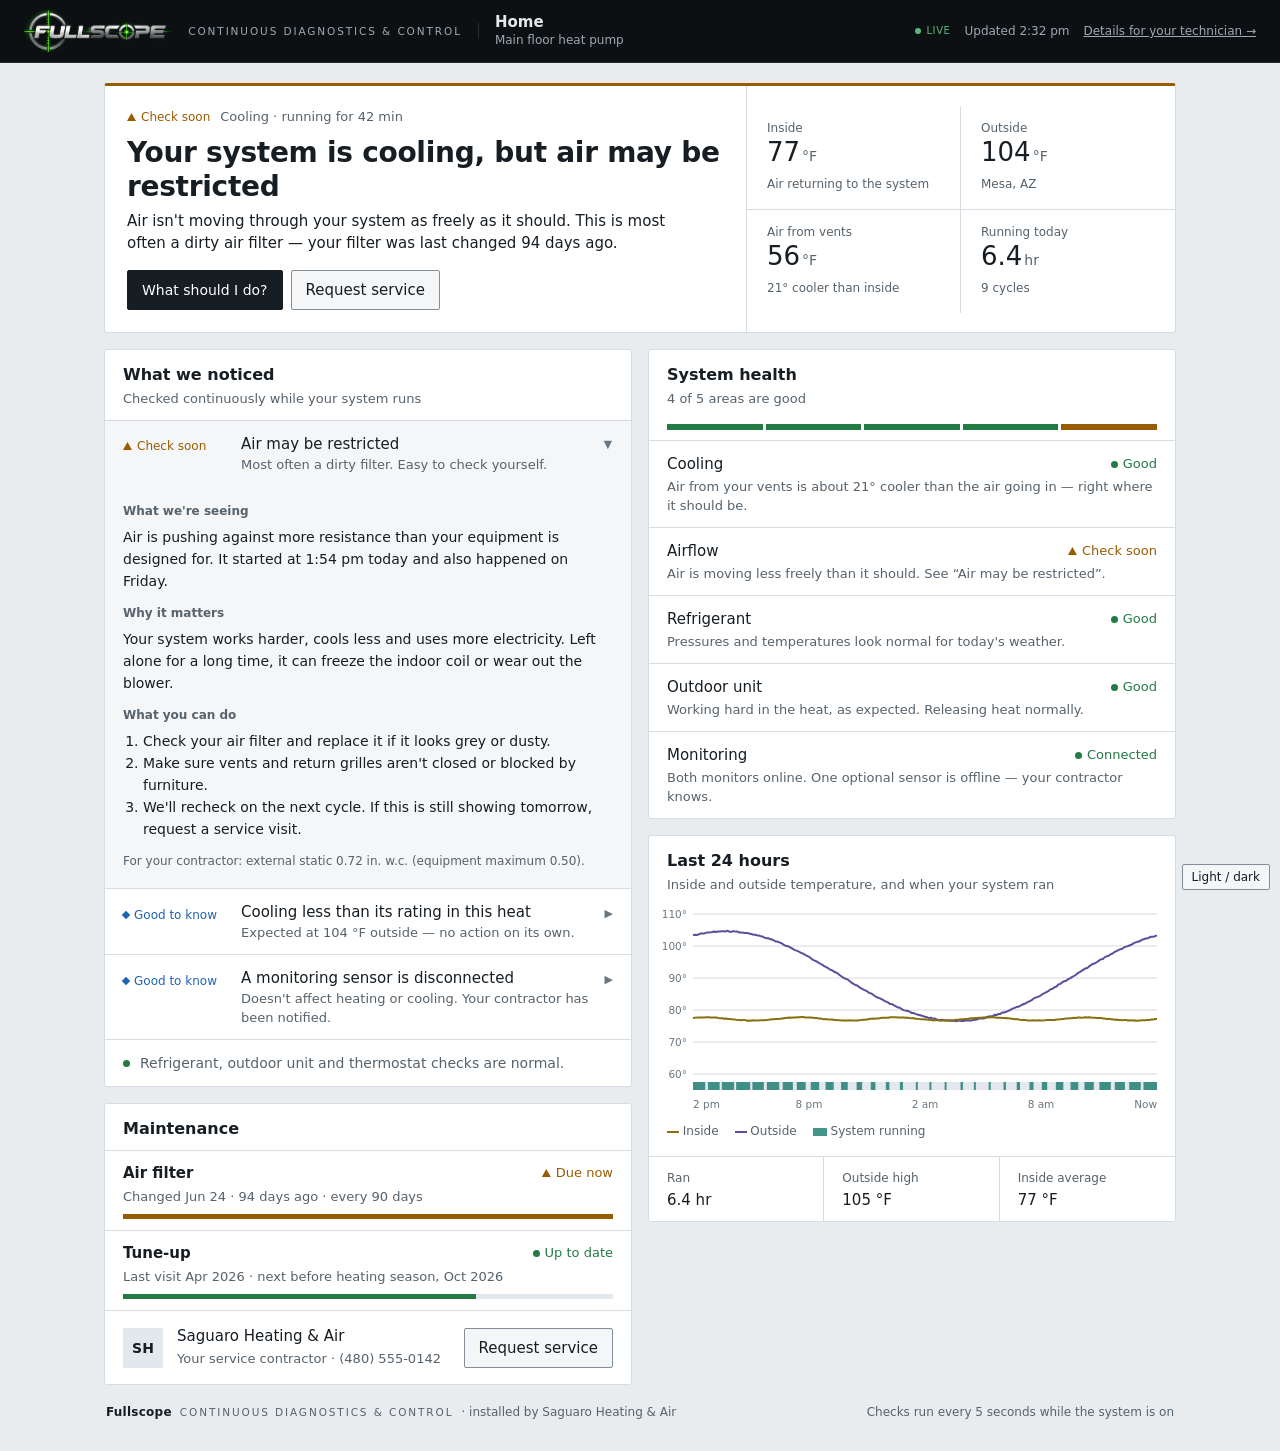
<file: design/fullscope-home-mockup.html>
<!doctype html>
<html lang="en" data-theme="light"><head><meta charset="utf-8"><meta name="viewport" content="width=device-width, initial-scale=1">
<title>Fullscope — Home (mockup)</title><link rel="preconnect" href="https://fonts.cdnfonts.com" crossorigin><link href="https://fonts.cdnfonts.com/css/d-din" rel="stylesheet">
<style>:root{--bg:#14181c;--surface:#1a1f24;--surface-2:#20262c;--surface-3:#29313a;--inset:#111417;--line:#2c343c;--line-strong:#626d78;--ink:#e4e8eb;--ink-muted:#9ea8b1;--ink-faint:#848f99;--focus:#7fb2e5;--ok:#5cb87a;--caution:#e2a33b;--fault:#f06a60;--advisory:#73aee2;--sensor:#b69ad8;--offline:#848f99;--ok-soft:#1b2a21;--caution-soft:#2c2416;--fault-soft:#331e1c;--advisory-soft:#18242f;--sensor-soft:#241f2e;--side-low:#8fb6d6;--side-high:#d6a583;--series-supply:#62c3b5;--series-return:#d6bf6e;--series-outdoor:#ad9fd8;--series-ink:var(--ink);--bar-bg:#0d1013;--bar-bg-2:#1b2026;--bar-bg-3:#29313a;--bar-line:#262d34;--bar-line-strong:#626d78;--bar-ink:#e4e8eb;--bar-muted:#9ea8b1;--bar-faint:#848f99;--bar-ok:#5cb87a;--bar-caution:#e2a33b;--bar-advisory:#73aee2;--bar-sensor:#b69ad8;--bar-focus:#7fb2e5;--brand-black:#000000;--brand-chrome:#cecece;--brand-green:#7dff08;--font-sans:"D-DIN", Bahnschrift, "DIN Next", "DIN 2014", "Segoe UI", system-ui, sans-serif;--font-mono:"D-DIN", Bahnschrift, "DIN Next", "DIN 2014", "Segoe UI", system-ui, sans-serif;color-scheme:dark}
:root[data-theme=light]{--bg:#e9ecef;--surface:#ffffff;--surface-2:#f4f6f8;--surface-3:#e3e8ec;--inset:#fbfcfd;--line:#d6dce1;--line-strong:#838e98;--ink:#161d23;--ink-muted:#56626c;--ink-faint:#6a7680;--focus:#1f64b0;--ok:#237a44;--caution:#9a5c00;--fault:#bf2f26;--advisory:#1f64b0;--sensor:#6b44a3;--offline:#6a7680;--ok-soft:#e3f2e8;--caution-soft:#fbf0dc;--fault-soft:#fbe5e3;--advisory-soft:#e3eefa;--sensor-soft:#efe8f8;--side-low:#2d5f8a;--side-high:#8a4f28;--series-supply:#177a6d;--series-return:#86700f;--series-outdoor:#5d4d9a;--series-ink:var(--ink);--bar-bg:#0d1013;--bar-bg-2:#1b2026;--bar-bg-3:#29313a;--bar-line:#262d34;--bar-line-strong:#626d78;--bar-ink:#e4e8eb;--bar-muted:#9ea8b1;--bar-faint:#848f99;--bar-ok:#5cb87a;--bar-caution:#e2a33b;--bar-advisory:#73aee2;--bar-sensor:#b69ad8;--bar-focus:#7fb2e5;--brand-black:#000000;--brand-chrome:#cecece;--brand-green:#7dff08;color-scheme:light}
body{margin:0;background:var(--bg)}
/* Fullscope — instrument UI stylesheet. Every colour is a token (tokens.css). */
.fs, .fs *{box-sizing:border-box}
.fs [hidden]{display:none!important}
.fs{background:var(--bg);color:var(--ink);font:400 13px/18px var(--font-sans);font-feature-settings:"tnum" 1;-webkit-font-smoothing:antialiased;min-width:0}
.fs button,.fs input,.fs select{font:inherit;color:inherit}
.fs :focus-visible{outline:2px solid var(--focus);outline-offset:1px}
.fs .mono{font-family:var(--font-mono);font-size:11px;letter-spacing:.02em}
.fs .muted{color:var(--ink-muted)}.fs .faint{color:var(--ink-faint)}

/* ---------- numbers ---------- */
.n{font-variant-numeric:tabular-nums;font-weight:500;white-space:nowrap}
.n small{font-size:.78em;font-weight:400;color:var(--ink-muted);margin-left:2px}
.n.na{color:var(--ink-faint);font-weight:400}

/* ---------- state glyph + word ---------- */
.st{display:inline-flex;align-items:center;gap:5px;font-size:12px;font-weight:500;white-space:nowrap}
.st::before{content:"";width:7px;height:7px;flex:none;background:currentColor}
.st.ok{color:var(--ok)}.st.ok::before{border-radius:50%}
.st.caution{color:var(--caution)}.st.caution::before{clip-path:polygon(50% 0,100% 100%,0 100%);width:9px;height:8px}
.st.fault{color:var(--fault)}
.st.advisory{color:var(--advisory)}.st.advisory::before{transform:rotate(45deg);width:6px;height:6px}
.st.sensor{color:var(--sensor)}.st.sensor::before{clip-path:polygon(20% 0,50% 30%,80% 0,100% 20%,70% 50%,100% 80%,80% 100%,50% 70%,20% 100%,0 80%,30% 50%,0 20%)}
.st.offline{color:var(--offline)}.st.offline::before{border-radius:50%;background:none;box-shadow:inset 0 0 0 1.5px currentColor}

/* source tag: measured vs calculated */
.src{font:500 10px/14px var(--font-mono);letter-spacing:.04em;color:var(--ink-faint);border:1px solid var(--line);border-radius:2px;padding:0 3px;text-transform:uppercase}
.src.calc{border-style:dashed}

/* ---------- controls ---------- */
.btn{background:var(--surface-2);border:1px solid var(--line-strong);border-radius:2px;padding:3px 9px;font-size:12px;font-weight:500;cursor:pointer;line-height:18px}
.btn:hover{background:var(--surface-3)}
.seg{display:inline-flex;border:1px solid var(--line-strong);border-radius:2px;overflow:hidden}
.seg button{background:var(--surface-2);border:0;border-right:1px solid var(--line-strong);padding:3px 9px;font-size:12px;font-weight:500;cursor:pointer;color:var(--ink-muted);line-height:18px}
.seg button:last-child{border-right:0}
.seg button:hover{color:var(--ink)}
.seg button[aria-pressed="true"]{background:var(--surface-3);color:var(--ink);box-shadow:inset 0 -2px 0 var(--focus)}
.field{display:inline-flex;align-items:stretch;border:1px solid var(--line-strong);border-radius:2px;background:var(--surface-2)}
.field input,.field select{background:transparent;border:0;padding:4px 8px;font-size:13px;font-weight:500;min-width:0;font-variant-numeric:tabular-nums}
.field input{text-align:right;width:84px}
.field .u{padding:4px 8px;color:var(--ink-muted);border-left:1px solid var(--line);font-size:12px;display:flex;align-items:center}
select.sel,.field select{appearance:none;-webkit-appearance:none;padding-right:22px;background-image:linear-gradient(45deg,transparent 50%,var(--ink-muted) 50%),linear-gradient(135deg,var(--ink-muted) 50%,transparent 50%);background-position:calc(100% - 11px) 55%,calc(100% - 7px) 55%;background-size:4px 4px;background-repeat:no-repeat}
select.sel{background-color:var(--surface-2);border:1px solid var(--line-strong);border-radius:2px;padding:4px 22px 4px 8px;font-size:13px}

/* ---------- top bar ---------- */
.top,.h-top{--bg:var(--bar-bg);--surface:var(--bar-bg);--surface-2:var(--bar-bg-2);--surface-3:var(--bar-bg-3);--line:var(--bar-line);--line-strong:var(--bar-line-strong);--ink:var(--bar-ink);--ink-muted:var(--bar-muted);--ink-faint:var(--bar-faint);--ok:var(--bar-ok);--caution:var(--bar-caution);--advisory:var(--bar-advisory);--sensor:var(--bar-sensor);--offline:var(--bar-faint);--focus:var(--bar-focus);color:var(--ink);color-scheme:dark}
.top{background:var(--bar-bg);border-bottom:1px solid var(--line)}
.top-row{display:flex;align-items:stretch;min-height:48px}
.brand{display:flex;align-items:center;gap:8px;padding:0 16px;border-right:1px solid var(--line);font-weight:600;font-size:13px;letter-spacing:.01em}
.brand.logo{padding:0 12px 0 8px;border-right:1px solid var(--line)}
.brand.logo img{display:block;height:40px;width:auto}
.brand i{width:12px;height:12px;border:2px solid var(--ink);display:block;position:relative}
.brand i::after{content:"";position:absolute;inset:2px;background:var(--ink)}
.ident{display:flex;flex-direction:column;justify-content:center;padding:6px 16px;border-right:1px solid var(--line);min-width:0}
.ident b{font-size:15px;line-height:20px;font-weight:600;white-space:nowrap}
.ident span{font-size:11px;line-height:14px;color:var(--ink-muted);white-space:nowrap}
.top-fields{display:flex;flex:1;min-width:0;overflow-x:auto}
.tf{display:flex;flex-direction:column;justify-content:center;padding:5px 14px;border-right:1px solid var(--line);white-space:nowrap}
.tf>span:first-child{font-size:11px;line-height:14px;color:var(--ink-muted)}
.tf>b,.tf>div{font-size:13px;line-height:18px;font-weight:500}
.mode{display:inline-flex;align-items:center;gap:8px}
.mode .word{font-weight:600}
.calls{display:inline-flex;gap:2px}
.calls i{font:500 10px/14px var(--font-mono);font-style:normal;padding:0 4px;border:1px solid var(--line-strong);color:var(--ink-faint);border-radius:2px}
.calls i.on{color:var(--ink);border-color:var(--ink-muted);background:var(--surface-3)}
.tf.alerts{margin-left:auto;border-left:1px solid var(--line);border-right:0}
.alerts .row{display:flex;gap:10px}
.nav{display:flex;align-items:stretch;border-top:1px solid var(--line);padding:0 8px;gap:0;min-height:34px}
.nav a{display:flex;align-items:center;padding:0 12px;font-size:12.5px;font-weight:500;color:var(--ink-muted);text-decoration:none;cursor:pointer;border-bottom:2px solid transparent}
.nav a:hover{color:var(--ink)}
.nav a[aria-current="page"]{color:var(--ink);border-bottom-color:var(--focus)}
.nav .spacer{flex:1}
.nav .tools{display:flex;align-items:center;gap:8px}
.live{font:500 10px/14px var(--font-mono);letter-spacing:.06em;color:var(--ok);display:inline-flex;align-items:center;gap:5px}
.live::before{content:"";width:6px;height:6px;border-radius:50%;background:currentColor}

/* ---------- page ---------- */
.page{padding:12px 16px 20px;display:grid;gap:12px}
.panel{background:var(--surface);border:1px solid var(--line);border-radius:3px;min-width:0;overflow-x:auto}
.ph{display:flex;align-items:center;gap:10px;padding:7px 12px;border-bottom:1px solid var(--line);min-height:36px;flex-wrap:wrap}
.ph h2{margin:0;font-size:13px;line-height:18px;font-weight:600}
.ph .sub{font-size:11px;color:var(--ink-muted)}
.ph .right{margin-left:auto;display:flex;gap:8px;align-items:center;flex-wrap:wrap}
.sh3{font-size:12px;font-weight:600;color:var(--ink-muted);padding:10px 12px 4px;margin:0;display:flex;align-items:baseline;gap:8px}

/* ---------- summary strip ---------- */
.strip{display:grid;grid-template-columns:repeat(7,minmax(0,1fr));background:var(--surface);border:1px solid var(--line);border-radius:3px}
.cell{padding:8px 12px 9px;border-right:1px solid var(--line);position:relative;min-width:0}
.cell:last-child{border-right:0}
.cell .lbl{display:flex;align-items:center;justify-content:space-between;gap:6px;font-size:12px;font-weight:500;color:var(--ink-muted)}
.cell .val{margin:3px 0 4px;font-size:26px;line-height:30px;font-weight:500;font-variant-numeric:tabular-nums;white-space:nowrap}
.cell .val small{font-size:13px;font-weight:400;color:var(--ink-muted);margin-left:3px}
.cell .meta{display:flex;justify-content:space-between;align-items:center;gap:6px;font-size:11px;line-height:14px;color:var(--ink-muted);white-space:nowrap}
.cell[data-state]::before{content:"";position:absolute;left:-1px;right:-1px;top:-1px;height:2px}
.cell[data-state="caution"]{background:var(--caution-soft)}.cell[data-state="caution"]::before{background:var(--caution)}
.cell[data-state="advisory"]::before{background:var(--advisory)}
.cell[data-state="fault"]{background:var(--fault-soft)}.cell[data-state="fault"]::before{background:var(--fault)}

/* ---------- layout grids ---------- */
.grid-a{display:grid;grid-template-columns:minmax(0,1fr) 316px;gap:12px;align-items:stretch}
.grid-a>[data-chart]{display:flex;flex-direction:column}
.grid-a>[data-chart] .chart-wrap{flex:1}
.grid-b{display:grid;grid-template-columns:minmax(0,1.05fr) minmax(0,1.1fr) minmax(0,.85fr);gap:12px;align-items:start}

/* ---------- trend chart ---------- */
.chart-wrap{display:grid;grid-template-columns:minmax(0,1fr) 232px}
.plot{position:relative;background:var(--inset);border-right:1px solid var(--line);min-height:486px}
.plot svg{display:block;width:100%;height:100%;position:absolute;inset:0;overflow:visible}
.plot .tip{position:absolute;pointer-events:none;background:var(--surface-2);border:1px solid var(--line-strong);border-radius:2px;padding:6px 8px;font-size:11.5px;line-height:16px;min-width:180px;display:none;z-index:2}
.plot .tip .t{font-weight:600;font-size:12px;margin-bottom:3px;display:flex;justify-content:space-between;gap:10px}
.plot .tip .r{display:grid;grid-template-columns:10px 1fr auto;gap:6px;align-items:center}
.plot .tip .r .v{font-variant-numeric:tabular-nums;font-weight:500;text-align:right}
.plot .tip .g{color:var(--ink-faint);font-size:10.5px;margin-top:4px}
.axis text{fill:var(--ink-faint);font:400 10.5px var(--font-sans);font-variant-numeric:tabular-nums}
.axis .lane-t{fill:var(--ink-muted);font-weight:500;font-size:11px}
.gridl{stroke:var(--line);stroke-width:1}
.base{stroke:var(--line-strong);stroke-width:1}
.cross{stroke:var(--ink-muted);stroke-width:1;stroke-dasharray:3 3}
.limit{stroke:var(--caution);stroke-width:1;stroke-dasharray:5 4}
.limit-t{fill:var(--caution);font:500 10.5px var(--font-sans)}
.band{fill:var(--ink);opacity:.05}
.runbar{fill:var(--surface-3)}.runbar.on{fill:var(--ink-muted);opacity:.55}
.s{fill:none;stroke-width:1.5;stroke-linejoin:round}
.s.dash{stroke-dasharray:5 3}
.c-low{stroke:var(--side-low);color:var(--side-low)}.c-high{stroke:var(--side-high);color:var(--side-high)}
.c-sup{stroke:var(--series-supply);color:var(--series-supply)}.c-ret{stroke:var(--series-return);color:var(--series-return)}
.c-out{stroke:var(--series-outdoor);color:var(--series-outdoor)}.c-ink{stroke:var(--series-ink);color:var(--series-ink)}
.dot{stroke:var(--inset);stroke-width:1.5}
.dot.c-low{fill:var(--side-low)}.dot.c-high{fill:var(--side-high)}.dot.c-sup{fill:var(--series-supply)}.dot.c-ret{fill:var(--series-return)}.dot.c-out{fill:var(--series-outdoor)}.dot.c-ink{fill:var(--series-ink)}
.sw{display:inline-block;width:12px;height:0;border-top:2px solid currentColor;vertical-align:middle}
.sw.dash{border-top-style:dashed}
.legend{display:flex;flex-direction:column;min-width:0;max-height:100%;overflow:auto}
.legend .grp{font-size:11px;font-weight:600;color:var(--ink-muted);padding:8px 10px 3px}
.legend .grp:first-child{padding-top:6px}
.legend button{display:grid;grid-template-columns:14px 14px 1fr auto;gap:6px;align-items:center;width:100%;text-align:left;background:none;border:0;padding:3px 10px;cursor:pointer;font-size:12px;line-height:17px;color:var(--ink)}
.legend button:hover{background:var(--surface-2)}
.legend button .ck{width:11px;height:11px;border:1px solid var(--line-strong);border-radius:1px;position:relative}
.legend button[aria-pressed="true"] .ck{background:var(--ink-muted);border-color:var(--ink-muted)}
.legend button[aria-pressed="true"] .ck::after{content:"";position:absolute;left:3px;top:0;width:3px;height:7px;border:solid var(--surface);border-width:0 1.5px 1.5px 0;transform:rotate(45deg)}
.legend button[aria-pressed="false"]{color:var(--ink-faint)}
.legend button[aria-pressed="false"] .sw{opacity:.35}
.legend .lv{font-variant-numeric:tabular-nums;font-weight:500;white-space:nowrap}
.legend .lv small{color:var(--ink-muted);font-weight:400;font-size:10.5px;margin-left:2px}
.legend .foot{margin-top:auto;border-top:1px solid var(--line);padding:6px 10px;font-size:11px;color:var(--ink-faint)}

/* ---------- data tables ---------- */
.dt{width:100%;border-collapse:collapse}
.dt th,.dt td{padding:6px 12px;border-bottom:1px solid var(--line);text-align:left;vertical-align:middle}
.dt thead th{background:var(--surface-2);font-size:11.5px;font-weight:500;color:var(--ink-muted);padding-top:5px;padding-bottom:5px;white-space:nowrap}
.dt tbody th{font-weight:400;color:var(--ink);white-space:nowrap}
.dt td.num,.dt th.num{text-align:right}
.dt td.num .n{font-size:14px}
.dt tr:last-child>*{border-bottom:0}
.dt .tagc{width:1%;padding-right:0}
.dt .key th{font-weight:600}
.dt .key td.num .n{font-size:18px;line-height:22px}
.dt .key>*{background:var(--surface-2)}
.dt .tgt{display:block;font-size:11px;line-height:14px;color:var(--ink-muted);font-weight:400;margin-top:1px}
.col-low{box-shadow:inset 0 -2px 0 var(--side-low)}
.col-high{box-shadow:inset 0 -2px 0 var(--side-high)}
.kv{display:grid;grid-template-columns:repeat(3,minmax(0,1fr));border-top:1px solid var(--line)}
.kv>div{padding:6px 12px;border-right:1px solid var(--line);border-bottom:1px solid var(--line)}
.kv>div:nth-child(3n){border-right:0}
.kv span{display:block;font-size:11px;color:var(--ink-muted);line-height:14px}
.kv b{font-weight:500;font-size:13px;font-variant-numeric:tabular-nums}
.kv b small{font-weight:400;color:var(--ink-muted);font-size:11px;margin-left:2px}
.unavail td,.unavail th{color:var(--ink-faint)}
.unavail .n{color:var(--ink-faint);font-weight:400}

/* static pressure */
.tesp{display:grid;grid-template-columns:auto 1fr;gap:4px 16px;padding:10px 12px;border-top:1px solid var(--line);background:var(--caution-soft);align-items:center}
.tesp .big{font-size:22px;line-height:26px;font-weight:500;font-variant-numeric:tabular-nums}
.tesp .big small{font-size:12px;font-weight:400;color:var(--ink-muted);margin-left:3px}
.gauge{position:relative;height:22px;margin-top:16px}
.gauge .trk{position:absolute;left:0;right:0;top:8px;height:6px;background:var(--surface-3)}
.gauge .fill{position:absolute;left:0;top:8px;height:6px;background:var(--ink-muted)}
.gauge .over{position:absolute;top:8px;height:6px;background:var(--caution)}
.gauge .mk{position:absolute;top:3px;width:0;height:16px;border-left:1.5px solid var(--caution)}
.gauge .mk span{position:absolute;top:-15px;left:-2px;font-size:10.5px;color:var(--caution);white-space:nowrap;font-weight:500}
.gauge .ticks{position:absolute;left:0;right:0;top:16px;display:flex;justify-content:space-between;font-size:10px;color:var(--ink-faint)}

/* capacity */
.cfm{padding:10px 12px;border-bottom:1px solid var(--line);display:grid;gap:6px}
.cfm .row{display:flex;align-items:center;gap:8px;flex-wrap:wrap}
.cfm .lab{font-size:12px;font-weight:500;color:var(--ink-muted);min-width:98px}
.cfm .note{font-size:11px;color:var(--ink-muted);line-height:15px}
.cfm .note b{color:var(--caution);font-weight:500}
.cap-total{padding:10px 12px 8px;display:flex;align-items:baseline;gap:14px;flex-wrap:wrap}
.cap-total .big{font-size:26px;line-height:30px;font-weight:500;font-variant-numeric:tabular-nums}
.cap-total .big small{font-size:13px;font-weight:400;color:var(--ink-muted);margin-left:3px}
.cap-total .tons{font-size:15px;font-weight:500;font-variant-numeric:tabular-nums}
.cap-total .tons small{font-size:12px;color:var(--ink-muted);font-weight:400;margin-left:2px}
.cap-method{font-size:11px;color:var(--ink-muted);padding:0 12px 8px;line-height:15px}
.split{display:flex;height:6px;margin:0 12px 2px;background:var(--surface-3)}
.split i{display:block;height:100%}
.split .sen{background:var(--ink-muted)}.split .lat{background:var(--series-supply)}
.pct{padding:8px 12px 10px;border-top:1px solid var(--line)}
.pct .bar{position:relative;height:6px;background:var(--surface-3);margin:6px 0 3px}
.pct .bar i{position:absolute;left:0;top:0;bottom:0;background:var(--advisory)}
.pct .bar b{position:absolute;top:-3px;bottom:-3px;border-left:1.5px solid var(--ink)}
.pct .scale{display:flex;justify-content:space-between;font-size:10px;color:var(--ink-faint)}

/* rail */
.rail{display:grid;gap:12px;align-content:start}
.calls-t td:last-child{text-align:right}
.health .sec>*{background:var(--surface-2);font-size:11px;font-weight:600;color:var(--ink-muted);padding-top:4px;padding-bottom:4px}
.health td,.health th{padding:4px 10px;white-space:nowrap}
.health tbody th{width:100%;white-space:normal}
.health tbody tr.x{cursor:pointer}
.health tbody tr.x:hover>*{background:var(--surface-2)}
.health .det>td{background:var(--inset);font-size:11px;color:var(--ink-muted);padding:5px 12px 6px 24px;line-height:15px}

/* diagnostics */
.sevsum{display:flex;gap:14px;align-items:center}
.diag th,.diag td{vertical-align:top;padding-top:7px;padding-bottom:7px}
.diag tbody tr.row{cursor:pointer}
.diag tbody tr.row:hover>*{background:var(--surface-2)}
.diag tbody tr.row[aria-expanded="true"]>*{background:var(--surface-2);border-bottom-color:transparent}
.diag .cond{font-weight:500}
.diag .ev .n{font-size:13px}
.diag .ev .n+.n::before{content:"·";margin:0 6px;color:var(--ink-faint)}
.diag .cause{color:var(--ink-muted)}
.diag .chev{width:20px;color:var(--ink-faint);font-size:10px;padding-right:0}
.diag tr.row[aria-expanded="true"] .chev{color:var(--ink)}
.diag tr.normal .cond{font-weight:400;color:var(--ink-muted)}
.diag tr.detail>td{padding:0;background:var(--surface-2)}
.dd{display:grid;grid-template-columns:1.1fr 1.4fr 1fr 1.2fr;border-top:1px solid var(--line)}
.dd>section{padding:10px 12px 12px;border-right:1px solid var(--line);min-width:0}
.dd>section:last-child{border-right:0}
.dd h4{margin:0 0 6px;font-size:11px;font-weight:600;color:var(--ink-muted)}
.dd p{margin:0 0 6px;font-size:12px;line-height:17px}
.dd table{width:100%;border-collapse:collapse;font-size:12px}
.dd table th,.dd table td{padding:3px 0;border-bottom:1px solid var(--line);text-align:left;font-weight:400}
.dd table th{color:var(--ink-muted);font-size:11px;font-weight:500}
.dd table td.num,.dd table th.num{text-align:right}
.dd ol{margin:0;padding-left:16px;font-size:12px;line-height:18px}
.dd ol li span{color:var(--ink-muted)}
.dd .acts{display:flex;gap:6px;margin-top:10px}
.spark{display:block;width:100%;height:44px;background:var(--inset);margin-top:6px}
.spark .s{stroke-width:1.25}

/* equipment config */
.cfg{display:grid;grid-template-columns:repeat(2,minmax(0,1fr));gap:12px}
.cfg .dt td{padding-top:4px;padding-bottom:4px}
.cfg .dt td .field input{width:120px}
.cfg .used{font-size:11px;color:var(--ink-muted)}
.foot-legend{display:flex;gap:16px;flex-wrap:wrap;align-items:center;font-size:11px;color:var(--ink-muted);padding:2px 2px 0}

/* ---------- responsive: tablet ---------- */
@media (max-width:1280px){
  .strip{grid-template-columns:repeat(4,minmax(0,1fr))}
  .strip .cell:nth-child(4){border-right:0}
  .strip .cell:nth-child(-n+4){border-bottom:1px solid var(--line)}
  .grid-b{grid-template-columns:minmax(0,1fr) minmax(0,1fr)}
  .grid-b>.capacity{grid-column:1 / -1}
  .dd{grid-template-columns:1fr 1fr}
  .dd>section:nth-child(2){border-right:0}
  .dd>section:nth-child(-n+2){border-bottom:1px solid var(--line)}
}
@media (max-width:1080px){
  .grid-a{grid-template-columns:minmax(0,1fr)}
  .grid-b{grid-template-columns:minmax(0,1fr)}
  .grid-b>.capacity{grid-column:auto}
  .rail{grid-template-columns:1fr 1fr}
  .chart-wrap{grid-template-columns:minmax(0,1fr)}
  .plot{border-right:0;border-bottom:1px solid var(--line);min-height:400px}
  .legend{display:grid;grid-template-columns:repeat(3,minmax(0,1fr))}
  .legend .grp{grid-column:1 / -1}
  .legend .foot{grid-column:1 / -1}
  .top-row{flex-wrap:wrap}
  .nav{flex-wrap:wrap}
  .nav .spacer{display:none}
  .nav .tools{padding:4px 12px;margin-left:auto}
  .ident{border-right:0}
  .top-fields{flex-basis:100%;border-top:1px solid var(--line)}
  .diag .cause,.diag th.cause{display:none}
}
@media (max-width:760px){
  .grid-b,.rail,.cfg{grid-template-columns:minmax(0,1fr)}
  .strip{grid-template-columns:repeat(2,minmax(0,1fr))}
  .strip .cell{border-bottom:1px solid var(--line)}
  .strip .cell:nth-child(2n){border-right:0}
  .legend{grid-template-columns:1fr 1fr}
  .dd{grid-template-columns:1fr}
  .dd>section{border-right:0;border-bottom:1px solid var(--line)}
  .page{padding:10px}
  .nav{overflow-x:auto}
}

/* =====================================================================
   Homeowner view — same tokens, fewer numbers, plain language, larger type
   ===================================================================== */
.home{font-size:15px;line-height:22px;min-height:100%}
.h-top{display:flex;align-items:center;gap:16px;padding:10px 24px;background:var(--bar-bg);border-bottom:1px solid var(--bar-line);flex-wrap:wrap}
.h-top .brand{border:0;padding:0;font-size:14px}
.h-top .brand.logo{padding:0;border:0}
.h-top .brand.logo img{height:42px}
.h-top .tagline{color:var(--ink-muted);padding-right:16px;border-right:1px solid var(--line);line-height:16px}
.caps{text-transform:uppercase;letter-spacing:.18em;font-size:10.5px;font-weight:500}
.foot-brand{display:inline-flex;align-items:center;gap:8px;color:var(--ink-muted)}
.foot-brand b{font-weight:600;color:var(--ink);letter-spacing:.02em}
.h-top .who{display:flex;flex-direction:column;line-height:18px}
.h-top .who b{font-size:15px;font-weight:600}
.h-top .who span{font-size:12px;color:var(--ink-muted)}
.h-top .upd{margin-left:auto;font-size:12px;color:var(--ink-muted);display:flex;gap:14px;align-items:center}
.h-wrap{max-width:1120px;margin:0 auto;padding:20px 24px 28px;display:grid;gap:16px}
.h-card{background:var(--surface);border:1px solid var(--line);border-radius:3px;min-width:0}
.h-card>h2{margin:0;padding:14px 18px 0;font-size:16px;line-height:22px;font-weight:600}
.h-card>.h-sub{padding:2px 18px 0;font-size:13px;color:var(--ink-muted)}

/* hero */
.h-hero{display:grid;grid-template-columns:minmax(0,1.5fr) minmax(0,1fr);border-top:3px solid var(--caution)}
.h-hero .msg{padding:20px 22px 22px;border-right:1px solid var(--line)}
.h-hero .kicker{display:flex;gap:10px;align-items:center;font-size:13px;color:var(--ink-muted)}
.h-hero h1{margin:8px 0 6px;font-size:28px;line-height:34px;font-weight:600;letter-spacing:-.01em}
.h-hero p{margin:0 0 16px;max-width:560px;color:var(--ink)}
.h-hero .acts{display:flex;gap:8px;flex-wrap:wrap}
.h-btn{display:inline-flex;align-items:center;gap:6px;padding:8px 14px;border-radius:2px;border:1px solid var(--line-strong);background:var(--surface-2);font-size:14px;font-weight:500;cursor:pointer;color:var(--ink);text-decoration:none}
.h-btn:hover{background:var(--surface-3)}
.h-btn.primary{background:var(--ink);color:var(--surface);border-color:var(--ink)}
.h-btn.primary:hover{opacity:.9}
.h-now{display:grid;grid-template-columns:1fr 1fr;align-content:center}
.h-now>div{padding:14px 20px;border-bottom:1px solid var(--line)}
.h-now>div:nth-child(odd){border-right:1px solid var(--line)}
.h-now>div:nth-last-child(-n+2){border-bottom:0}
.h-now span{display:block;font-size:12px;color:var(--ink-muted);line-height:16px}
.h-now b{display:block;font-size:26px;line-height:32px;font-weight:500;font-variant-numeric:tabular-nums}
.h-now b small{font-size:14px;color:var(--ink-muted);font-weight:400;margin-left:2px}
.h-now em{font-style:normal;font-size:12px;color:var(--ink-muted)}

/* health */
.h-grid{display:grid;grid-template-columns:minmax(0,1fr) minmax(0,1fr);gap:16px;align-items:start}
.h-col{display:grid;gap:16px;min-width:0}
.h-health{list-style:none;margin:10px 0 0;padding:0}
.h-health li{display:grid;grid-template-columns:minmax(0,1fr) auto;gap:2px 12px;padding:12px 18px;border-top:1px solid var(--line)}
.h-health li b{font-weight:500}
.h-health li p{grid-column:1 / -1;margin:0;font-size:13px;line-height:19px;color:var(--ink-muted)}
.h-health .st{font-size:13px}
.h-meter{display:flex;gap:3px;margin:14px 18px 4px}
.h-meter i{flex:1;height:6px;background:var(--ok)}
.h-meter i.c{background:var(--caution)}
.h-meter i.o{background:var(--surface-3)}
.h-meter-l{display:flex;justify-content:space-between;margin:0 18px 2px;font-size:12px;color:var(--ink-muted)}

/* diagnostics */
.h-diag{margin:10px 0 0}
.h-diag details{border-top:1px solid var(--line)}
.h-diag summary{list-style:none;cursor:pointer;display:grid;grid-template-columns:106px minmax(0,1fr) auto;gap:4px 12px;padding:12px 18px;align-items:start}
.h-diag summary::-webkit-details-marker{display:none}
.h-diag summary:hover{background:var(--surface-2)}
.h-diag summary .t{font-weight:500}
.h-diag summary .t span{display:block;font-weight:400;font-size:13px;color:var(--ink-muted);line-height:19px}
.h-diag summary .chev{color:var(--ink-faint);font-size:11px;padding-top:2px;transition:transform .15s}
.h-diag details[open] summary .chev{transform:rotate(90deg)}
.h-diag details[open] summary{background:var(--surface-2)}
.h-diag .lvl{padding-top:1px}
.h-diag .body{padding:4px 18px 16px 18px;background:var(--surface-2);font-size:14px}
.h-diag .body h4{margin:10px 0 4px;font-size:12px;font-weight:600;color:var(--ink-muted)}
.h-diag .body p{margin:0}
.h-diag .body ol,.h-diag .body ul{margin:0;padding-left:20px}
.h-diag .body .note{font-size:12px;color:var(--ink-muted);margin-top:10px}
.h-diag .ok-row{display:flex;gap:10px;align-items:center;padding:12px 18px;border-top:1px solid var(--line);color:var(--ink-muted);font-size:14px}

/* 24 h chart */
.hc-plot{position:relative;height:210px;margin:8px 10px 0}
.hc-plot svg{position:absolute;inset:0;width:100%;height:100%;overflow:visible}
.h-run{fill:var(--series-supply);opacity:.8}
.s.h-line{stroke-width:2}
.hc-leg{display:flex;gap:16px;flex-wrap:wrap;padding:6px 18px 14px;font-size:12px;color:var(--ink-muted);align-items:center}
.hc-leg .runsw{display:inline-block;width:14px;height:8px;background:var(--series-supply);opacity:.8;vertical-align:middle}
.h-facts{display:grid;grid-template-columns:repeat(3,minmax(0,1fr));border-top:1px solid var(--line)}
.h-facts>div{padding:10px 18px;border-right:1px solid var(--line)}
.h-facts>div:last-child{border-right:0}
.h-facts span{display:block;font-size:12px;color:var(--ink-muted)}
.h-facts b{font-weight:500;font-variant-numeric:tabular-nums}

/* maintenance + contractor */
.h-maint{list-style:none;margin:10px 0 0;padding:0}
.h-maint li{display:grid;grid-template-columns:minmax(0,1fr) auto;gap:2px 12px;padding:11px 18px;border-top:1px solid var(--line);align-items:center}
.h-maint li span{font-size:13px;color:var(--ink-muted)}
.h-maint .bar{grid-column:1 / -1;height:5px;background:var(--surface-3);position:relative;margin-top:4px}
.h-maint .bar i{position:absolute;left:0;top:0;bottom:0}
.h-pro{display:flex;gap:14px;align-items:center;padding:14px 18px;border-top:1px solid var(--line);flex-wrap:wrap}
.h-pro .mono{width:40px;height:40px;display:flex;align-items:center;justify-content:center;background:var(--surface-3);font-weight:600;font-size:14px;font-family:var(--font-sans);letter-spacing:0}
.h-pro div b{display:block;font-weight:500}
.h-pro div span{font-size:13px;color:var(--ink-muted)}
.h-pro .h-btn{margin-left:auto}
.h-foot{display:flex;gap:16px;justify-content:space-between;flex-wrap:wrap;font-size:12px;color:var(--ink-muted);padding:0 2px}
.h-foot a{color:var(--ink-muted)}

@media (max-width:860px){
  .h-top .tagline{display:none}
  .h-hero{grid-template-columns:1fr}
  .h-hero .msg{border-right:0;border-bottom:1px solid var(--line)}
  .h-grid{grid-template-columns:minmax(0,1fr)}
  .h-col{gap:12px}
  .h-wrap{padding:12px 12px 20px;gap:12px}
  .h-top{padding:10px 12px}
  .h-top .upd{margin-left:0;flex-basis:100%}
  .h-hero h1{font-size:23px;line-height:29px}
  .h-now b{font-size:22px;line-height:28px}
  .h-facts{grid-template-columns:1fr 1fr 1fr}
  .h-facts>div{padding:10px 12px}
}

.theme-t{position:fixed;right:10px;bottom:10px;z-index:9}</style></head>
<body>
<div class="fs home">

<header class="h-top">
  <div class="brand logo"><img src="[data-uri]" alt="Fullscope"></div>
  <div class="tagline caps">Continuous diagnostics &amp; control</div>
  <div class="who"><b>Home</b><span>Main floor heat pump</span></div>
  <div class="upd"><span class="live">LIVE</span><span>Updated 2:32 pm</span><a class="muted" href="#" style="font-size:12px">Details for your technician →</a></div>
</header>

<main class="h-wrap">

<section class="h-card h-hero" aria-label="System status">
  <div class="msg">
    <div class="kicker"><span class="st caution">Check soon</span><span>Cooling · running for 42 min</span></div>
    <h1>Your system is cooling, but air may be restricted</h1>
    <p>Air isn't moving through your system as freely as it should. This is most often a dirty air filter — your filter was last changed 94 days ago.</p>
    <div class="acts"><a class="h-btn primary" href="#h-airflow" data-jump="h-airflow">What should I do?</a><button class="h-btn" type="button">Request service</button></div>
  </div>
  <div class="h-now">
    <div><span>Inside</span><b>77<small>°F</small></b><em>Air returning to the system</em></div>
    <div><span>Outside</span><b>104<small>°F</small></b><em>Mesa, AZ</em></div>
    <div><span>Air from vents</span><b>56<small>°F</small></b><em>21° cooler than inside</em></div>
    <div><span>Running today</span><b>6.4<small>hr</small></b><em>9 cycles</em></div>
  </div>
</section>

<div class="h-grid"><div class="h-col">
<section class="h-card" aria-label="What we noticed">
  <h2>What we noticed</h2>
  <div class="h-sub">Checked continuously while your system runs</div>
  <div class="h-diag">
<details open id="h-airflow"><summary><span class="lvl"><span class="st caution">Check soon</span></span><span class="t">Air may be restricted<span>Most often a dirty filter. Easy to check yourself.</span></span><span class="chev">▶</span></summary><div class="body"><h4>What we're seeing</h4><p>Air is pushing against more resistance than your equipment is designed for. It started at 1:54 pm today and also happened on Friday.</p>
<h4>Why it matters</h4><p>Your system works harder, cools less and uses more electricity. Left alone for a long time, it can freeze the indoor coil or wear out the blower.</p>
<h4>What you can do</h4><ol><li>Check your air filter and replace it if it looks grey or dusty.</li><li>Make sure vents and return grilles aren't closed or blocked by furniture.</li><li>We'll recheck on the next cycle. If this is still showing tomorrow, request a service visit.</li></ol>
<div class="note">For your contractor: external static 0.72 in. w.c. (equipment maximum 0.50).</div></div></details><details><summary><span class="lvl"><span class="st advisory">Good to know</span></span><span class="t">Cooling less than its rating in this heat<span>Expected at 104 °F outside — no action on its own.</span></span><span class="chev">▶</span></summary><div class="body"><p>Every air conditioner delivers less cooling on very hot days. Yours is providing about 84 % of its rated cooling right now — partly because of the heat and partly because of the airflow issue above.</p>
<div class="note">Fixing the airflow should bring this up.</div></div></details><details><summary><span class="lvl"><span class="st advisory">Good to know</span></span><span class="t">A monitoring sensor is disconnected<span>Doesn't affect heating or cooling. Your contractor has been notified.</span></span><span class="chev">▶</span></summary><div class="body"><p>One optional temperature sensor on the outdoor unit isn't reporting. Your system runs exactly the same without it; it only gives your technician extra information.</p>
<div class="note">Since Thursday · Contractor notified</div></div></details>
    <div class="ok-row"><span class="st ok"></span>Refrigerant, outdoor unit and thermostat checks are normal.</div>
  </div>
</section>

<section class="h-card" aria-label="Maintenance">
  <h2>Maintenance</h2>
  <ul class="h-maint">
    <li><b>Air filter</b><span class="st caution">Due now</span><span>Changed Jun 24 · 94 days ago · every 90 days</span><span></span><div class="bar"><i style="width:100%;background:var(--caution)"></i></div></li>
    <li><b>Tune-up</b><span class="st ok">Up to date</span><span>Last visit Apr 2026 · next before heating season, Oct 2026</span><span></span><div class="bar"><i style="width:72%;background:var(--ok)"></i></div></li>
  </ul>
  <div class="h-pro">
    <div class="mono">SH</div>
    <div><b>Saguaro Heating &amp; Air</b><span>Your service contractor · (480) 555-0142</span></div>
    <button class="h-btn" type="button">Request service</button>
  </div>
</section>
</div><div class="h-col">
<section class="h-card" aria-label="System health">
  <h2>System health</h2>
  <div class="h-sub">4 of 5 areas are good</div>
  <div class="h-meter" aria-hidden="true"><i></i><i></i><i></i><i></i><i class="c"></i></div>
  <ul class="h-health">
<li><b>Cooling</b><span class="st ok">Good</span><p>Air from your vents is about 21° cooler than the air going in — right where it should be.</p></li><li><b>Airflow</b><span class="st caution">Check soon</span><p>Air is moving less freely than it should. See “Air may be restricted”.</p></li><li><b>Refrigerant</b><span class="st ok">Good</span><p>Pressures and temperatures look normal for today's weather.</p></li><li><b>Outdoor unit</b><span class="st ok">Good</span><p>Working hard in the heat, as expected. Releasing heat normally.</p></li><li><b>Monitoring</b><span class="st ok">Connected</span><p>Both monitors online. One optional sensor is offline — your contractor knows.</p></li>
  </ul>
</section>

<section class="h-card" data-home-chart aria-label="Last 24 hours">
  <h2>Last 24 hours</h2>
  <div class="h-sub">Inside and outside temperature, and when your system ran</div>
  <div class="hc-plot"></div>
  <div class="hc-leg"><span><i class="sw c-ret"></i> Inside</span><span><i class="sw c-out"></i> Outside</span><span><i class="runsw"></i> System running</span></div>
  <div class="h-facts">
    <div><span>Ran</span><b>6.4 hr</b></div>
    <div><span>Outside high</span><b>105 °F</b></div>
    <div><span>Inside average</span><b>77 °F</b></div>
  </div>
</section>
</div></div>

<div class="h-foot"><span class="foot-brand"><b>Fullscope</b><span class="caps">Continuous diagnostics &amp; control</span><span>· installed by Saguaro Heating &amp; Air</span></span><span>Checks run every 5 seconds while the system is on</span></div>

</main>
</div>
<button class="btn theme-t fs" type="button" onclick="var r=document.documentElement;r.dataset.theme=r.dataset.theme==='light'?'dark':'light'">Light / dark</button>
<script>(function(){
"use strict";
var $ = function(s, r){ return (r || document).querySelector(s); };
var $$ = function(s, r){ return Array.prototype.slice.call((r || document).querySelectorAll(s)); };
var NS = "http://www.w3.org/2000/svg";
var NOW = new Date(2026, 8, 26, 14, 32, 8).getTime();   // Sat 26 Sep 2026 14:32:08

/* ---------------- R-410A PT (psig @14.696 -> degF), local atm 14.05 psia ---------------- */
var PT = [[48.6,0],[62.6,10],[78.3,20],[95.8,30],[101.6,32],[118,40],[129.8,45],[142.2,50],[155.5,55],[169.6,60],[184.6,65],[200.6,70],[217.4,75],[235.3,80],[254.1,85],[274.1,90],[295.1,95],[317.2,100],[340.5,105],[365,110],[390.7,115],[417.7,120],[446.1,125],[475.8,130]];
var ATM = 14.05;
function satT(g){ g = g + ATM - 14.696; for (var i = 1; i < PT.length; i++){ if (g <= PT[i][0]){ var a = PT[i-1], b = PT[i]; return a[1] + (b[1]-a[1]) * (g-a[0]) / (b[0]-a[0]); } } return 130; }
function satP(t){ for (var i = 1; i < PT.length; i++){ if (t <= PT[i][1]){ var a = PT[i-1], b = PT[i]; return a[0] + (b[0]-a[0]) * (t-a[1]) / (b[1]-a[1]) - ATM + 14.696; } } return 470; }

/* ---------------- simulated site history (deterministic) ---------------- */
function hash(x){ x = Math.sin(x * 12.9898) * 43758.5453; return x - Math.floor(x); }
function noise(t, k, a){ return (hash(Math.round(t * 12) + k * 1000.37) - .5) * 2 * a; }
function oatAt(m){ var h = 14 + 32/60 + m/60; return 90.6 + 14 * Math.cos(2*Math.PI*(h-16.2)/24); }
var SEG = null;
function schedule(){
  if (SEG) return SEG;
  SEG = [{s:-42, e:0.5, on:true}];
  var t = -42, i = 0;
  while (t > -7*1440 - 120){
    var o = oatAt(t);
    var off = Math.max(7, Math.min(70, 34 - (o-80)*1.1)) * (0.85 + hash(i)*0.3);
    SEG.push({s:t-off, e:t, on:false}); t -= off;
    o = oatAt(t);
    var on = Math.max(7, Math.min(58, 9 + (o-80)*1.35)) * (0.85 + hash(i+50)*0.3);
    SEG.push({s:t-on, e:t, on:true}); t -= on; i++;
  }
  return SEG;
}
function segAt(m){ var S = schedule(); for (var i = 0; i < S.length; i++){ if (m >= S[i].s && m < S[i].e) return S[i]; } return S[S.length-1]; }
function sample(m){
  var seg = segAt(m), o = oatAt(m), r = {m:m, on:seg.on};
  var tret = 77.2 + 0.5*Math.sin(m/47) + noise(m,1,.08);
  var eq = satP(79);
  var pl = 128.4 + (o-103.8)*0.45, ph = 418.2 + (o-103.8)*3.3;
  r.oat = o + noise(m,2,.15); r.t_ret = tret;
  if (seg.on){
    var s = m - seg.s;
    r.p_low  = eq + (pl-eq)*(1-Math.exp(-s/2.2)) + noise(m,3,.6);
    r.p_high = eq + (ph-eq)*(1-Math.exp(-s/1.8)) + noise(m,4,1.4);
    r.sat_low = satT(r.p_low); r.sat_high = satT(r.p_high);
    r.sh = 12.4 + 16*Math.exp(-s/4.5) + noise(m,5,.3);
    r.sc = 9.7*(1-Math.exp(-s/3.5)) + 0.6 + noise(m,6,.2) - 0.6*Math.exp(-s/.8);
    var e0 = Math.exp(-s/1.5);
    r.t_suc = (r.sat_low + r.sh)*(1-e0) + 79*e0; r.t_liq = (r.sat_high - r.sc)*(1-e0) + (o-1.5)*e0;
    var d = 21.2*(1-Math.exp(-s/3.2));
    r.t_sup = tret - d + noise(m,7,.1); r.dt = r.t_ret - r.t_sup;
    var b = 1-Math.exp(-s/.25);
    r.s_ret = -0.28*b + noise(m,8,.006); r.s_sup = 0.44*b + noise(m,9,.008); r.tesp = r.s_sup - r.s_ret;
    r.cap = s > 4 ? 2.91*(r.dt/21.2)*(0.97+0.03*Math.min(1,s/15)) + noise(m,10,.03) : null;
  } else {
    var q = m - seg.s;
    var k1 = Math.exp(-q/1.6);
    r.p_low = eq + (pl-eq)*k1 + noise(m,3,.5); r.p_high = eq + (ph-eq)*Math.exp(-q/1.3) + noise(m,4,1);
    r.sat_low = satT(r.p_low); r.sat_high = satT(r.p_high);
    r.t_suc = 79 + (56.5-79)*Math.exp(-q/5); r.t_liq = (o-1.5) + (110.3-(o-1.5))*Math.exp(-q/4);
    r.sh = null; r.sc = null; r.cap = null;
    var fan = q < 1.5;
    r.t_sup = tret - 21.2*Math.exp(-q/(fan?1.2:3.5)) + noise(m,7,.1); r.dt = fan ? r.t_ret - r.t_sup : null;
    r.s_ret = fan ? -0.28 : 0 + noise(m,8,.002); r.s_sup = fan ? 0.44 : 0 + noise(m,9,.002); r.tesp = fan ? .72 : null;
    if (!fan){ r.s_ret = null; r.s_sup = null; }
  }
  return r;
}

/* ---------------- channels ---------------- */
var CH = [
  {k:"p_low",  n:"Suction pressure",  u:"psig", lane:"press", c:"c-low",  d:1},
  {k:"p_high", n:"Liquid pressure",   u:"psig", lane:"press", c:"c-high", d:1},
  {k:"t_suc",  n:"Suction line",      u:"°F",   lane:"temp",  c:"c-low",  d:1},
  {k:"sat_low",n:"Evap. saturation",  u:"°F",   lane:"temp",  c:"c-low",  d:1, dash:1},
  {k:"t_liq",  n:"Liquid line",       u:"°F",   lane:"temp",  c:"c-high", d:1},
  {k:"sat_high",n:"Cond. saturation", u:"°F",   lane:"temp",  c:"c-high", d:1, dash:1},
  {k:"t_ret",  n:"Return air",        u:"°F",   lane:"temp",  c:"c-ret",  d:1},
  {k:"t_sup",  n:"Supply air",        u:"°F",   lane:"temp",  c:"c-sup",  d:1},
  {k:"oat",    n:"Outdoor air",       u:"°F",   lane:"temp",  c:"c-out",  d:1},
  {k:"sh",     n:"Superheat",         u:"°F",   lane:"calc",  c:"c-low",  d:1},
  {k:"sc",     n:"Subcooling",        u:"°F",   lane:"calc",  c:"c-high", d:1},
  {k:"dt",     n:"Delta-T",           u:"°F",   lane:"calc",  c:"c-sup",  d:1},
  {k:"tesp",   n:"TESP",              u:"in. w.c.", lane:"static", c:"c-ink", d:2},
  {k:"s_sup",  n:"Supply static",     u:"in. w.c.", lane:"static", c:"c-sup", d:2},
  {k:"s_ret",  n:"Return static",     u:"in. w.c.", lane:"static", c:"c-ret", d:2},
  {k:"cap",    n:"Total capacity",    u:"tons", lane:"cap",   c:"c-ink",  d:2}
];
var LANES = {press:{t:"Pressure", u:"psig", w:1}, temp:{t:"Temperature", u:"°F", w:1.35}, calc:{t:"Calculated", u:"°F", w:.95}, static:{t:"Static pressure", u:"in. w.c.", w:.8}, cap:{t:"Capacity", u:"tons", w:.7}};
var LANE_ORDER = ["press","temp","calc","static","cap"];
var GROUPS = [["Refrigerant — raw",["p_low","p_high","t_suc","t_liq"]],["Refrigerant — calculated",["sat_low","sat_high","sh","sc"]],["Air side",["t_ret","t_sup","dt","oat"]],["Static pressure",["tesp","s_sup","s_ret"]],["Performance",["cap"]]];
var PRESETS = {
  refrigerant:["p_low","p_high","t_suc","sat_low","t_liq","sat_high","sh","sc"],
  air:["t_ret","t_sup","oat","dt","tesp","s_sup","s_ret"],
  pressure:["p_low","p_high","tesp","s_sup","s_ret"],
  temperature:["t_suc","sat_low","t_liq","sat_high","t_ret","t_sup","oat"],
  performance:["sh","sc","dt","tesp","cap"],
  all:CH.map(function(c){ return c.k; })
};
var RANGES = {"15m":{span:15, step:5/60}, "1h":{span:60, step:10/60}, "6h":{span:360, step:1}, "24h":{span:1440, step:3}, "7d":{span:10080, step:12}};

function fmt(v, d){ if (v === null || v === undefined || isNaN(v)) return "—"; return v.toFixed(d); }
function clock(m, long){
  var d = new Date(NOW + m*60000), h = d.getHours(), mi = d.getMinutes(), s = d.getSeconds();
  var p = function(x){ return (x < 10 ? "0" : "") + x; };
  return long ? p(h)+":"+p(mi)+":"+p(s) : p(h)+":"+p(mi);
}
var DAYS = ["Sun","Mon","Tue","Wed","Thu","Fri","Sat"];

function el(tag, attrs, parent){ var e = document.createElementNS(NS, tag); for (var k in attrs) e.setAttribute(k, attrs[k]); if (parent) parent.appendChild(e); return e; }

function Chart(root){
  var plot = $(".plot", root), legend = $(".legend", root), tip = $(".tip", plot);
  var st = {range:"1h", on:PRESETS.refrigerant.slice(), data:[], hover:null};
  var svg = el("svg", {"aria-label":"Live system trend"}, plot);
  var geo = null;

  function build(){
    var R = RANGES[st.range], out = [];
    for (var m = -R.span; m <= 0.0001; m += R.step) out.push(sample(m));
    st.data = out;
  }
  function visibleLanes(){ return LANE_ORDER.filter(function(l){ return CH.some(function(c){ return c.lane === l && st.on.indexOf(c.k) >= 0; }); }); }
  function niceTicks(lo, hi, n){
    var span = hi - lo, raw = span / n, mag = Math.pow(10, Math.floor(Math.log10(raw))), f = raw/mag;
    var step = (f < 1.5 ? 1 : f < 3 ? 2 : f < 7 ? 5 : 10) * mag;
    var t = [], v = Math.ceil(lo/step)*step; for (; v <= hi + 1e-9; v += step) t.push(+v.toFixed(6)); return {t:t, step:step};
  }
  function render(){
    while (svg.firstChild) svg.removeChild(svg.firstChild);
    var W = plot.clientWidth, H = plot.clientHeight; if (!W || !H) return;
    svg.setAttribute("viewBox", "0 0 " + W + " " + H);
    var L = 46, Rm = 14, T = 8, B = 24, runH = 10, gap = 22;
    var lanes = visibleLanes(), R = RANGES[st.range];
    var x = function(m){ return L + (m + R.span) / R.span * (W - L - Rm); };
    var ax = el("g", {"class":"axis"}, svg);
    // run bar (compressor call)
    var ry = T;
    el("text", {x:L-6, y:ry+8, "text-anchor":"end", "class":"lane-t"}, ax).textContent = "Y";
    el("rect", {x:L, y:ry, width:W-L-Rm, height:runH, "class":"runbar"}, svg);
    var S = schedule();
    S.forEach(function(sg){ if (!sg.on || sg.e < -R.span) return; var a = Math.max(sg.s, -R.span), b = Math.min(sg.e, 0); el("rect", {x:x(a), y:ry, width:Math.max(1, x(b)-x(a)), height:runH, "class":"runbar on"}, svg); });
    var top = T + runH + gap, avail = H - top - B - gap*(lanes.length-1);
    var wsum = lanes.reduce(function(a, l){ return a + LANES[l].w; }, 0);
    var y0 = top; geo = {x:x, lanes:[], L:L, W:W, Rm:Rm, R:R};
    lanes.forEach(function(l){
      var h = avail * LANES[l].w / wsum, chs = CH.filter(function(c){ return c.lane === l && st.on.indexOf(c.k) >= 0; });
      var lo = Infinity, hi = -Infinity;
      st.data.forEach(function(r){ chs.forEach(function(c){ var v = r[c.k]; if (v !== null && v !== undefined){ lo = Math.min(lo, v); hi = Math.max(hi, v); } }); });
      if (l === "static"){ hi = Math.max(hi, .55); lo = Math.min(lo, -.35); }
      if (l === "calc"){ lo = Math.min(lo, 0); }
      if (!isFinite(lo)){ lo = 0; hi = 1; }
      var pad = (hi - lo) * .08 || 1; lo -= pad; hi += pad;
      var nt = niceTicks(lo, hi, h > 110 ? 4 : 2);
      var y = function(v){ return y0 + h - (v - lo) / (hi - lo) * h; };
      // frame + grid
      nt.t.forEach(function(tv){ var yy = y(tv); if (yy < y0 || yy > y0+h) return; el("line", {x1:L, x2:W-Rm, y1:yy, y2:yy, "class":"gridl"}, svg); el("text", {x:L-6, y:yy+3.5, "text-anchor":"end"}, ax).textContent = Math.abs(nt.step) < 1 ? tv.toFixed(nt.step < .1 ? 2 : 1) : tv; });
      el("line", {x1:L, x2:L, y1:y0, y2:y0+h, "class":"base"}, svg);
      var lt = el("text", {x:L, y:y0-5, "class":"lane-t"}, ax); lt.textContent = LANES[l].t + " · " + LANES[l].u;
      // reference bands / limits
      if (l === "calc" && st.on.indexOf("sh") >= 0){ el("rect", {x:L, y:y(15), width:W-L-Rm, height:Math.max(0, y(8)-y(15)), "class":"band"}, svg); var bt = el("text", {x:W-Rm-4, y:y(15)-3, "text-anchor":"end"}, ax); bt.textContent = "SH target 8–15"; }
      if (l === "static" && st.on.indexOf("tesp") >= 0){ el("line", {x1:L, x2:W-Rm, y1:y(.5), y2:y(.5), "class":"limit"}, svg); var mt = el("text", {x:W-Rm-4, y:y(.5)-4, "text-anchor":"end", "class":"limit-t"}, svg); mt.textContent = "Max ESP 0.50"; el("line", {x1:L, x2:W-Rm, y1:y(0), y2:y(0), "class":"gridl", "stroke-dasharray":"2 3"}, svg); }
      // series
      chs.forEach(function(c){
        var d = "", pen = false;
        st.data.forEach(function(r){ var v = r[c.k]; if (v === null || v === undefined){ pen = false; return; } d += (pen ? "L" : "M") + x(r.m).toFixed(1) + " " + y(v).toFixed(1); pen = true; });
        el("path", {d:d, "class":"s " + c.c + (c.dash ? " dash" : "")}, svg);
      });
      geo.lanes.push({l:l, y:y, y0:y0, h:h, chs:chs});
      y0 += h + gap;
    });
    // x axis
    var ticks = xTicks(R.span);
    ticks.forEach(function(m){ var xx = x(m); el("line", {x1:xx, x2:xx, y1:T+runH+gap, y2:H-B, "class":"gridl", "stroke-dasharray":"1 3"}, svg); var t = el("text", {x:xx, y:H-B+15, "text-anchor":"middle"}, ax); t.textContent = st.range === "7d" ? DAYS[new Date(NOW + m*60000).getDay()] + " " + clock(m) : clock(m); });
    el("line", {x1:L, x2:W-Rm, y1:H-B, y2:H-B, "class":"base"}, svg);
    var nt2 = el("text", {x:W-Rm, y:H-B+15, "text-anchor":"end"}, ax); nt2.textContent = "";
    if (st.hover !== null) drawCross(st.hover);
  }
  function xTicks(span){
    var step = span <= 15 ? 3 : span <= 60 ? 10 : span <= 360 ? 60 : span <= 1440 ? 180 : 1440;
    var endMin = new Date(NOW).getHours()*60 + new Date(NOW).getMinutes() + new Date(NOW).getSeconds()/60;
    var first = -((endMin % step)), out = [];
    for (var m = first; m >= -span + step*0.3; m -= step) out.push(m);
    return out;
  }
  var crossG = null;
  function drawCross(i){
    if (crossG) crossG.remove(); if (!geo) return;
    var r = st.data[i]; crossG = el("g", {}, svg);
    var xx = geo.x(r.m);
    el("line", {x1:xx, x2:xx, y1:8, y2:plot.clientHeight-24, "class":"cross"}, crossG);
    geo.lanes.forEach(function(ln){ ln.chs.forEach(function(c){ var v = r[c.k]; if (v === null || v === undefined) return; el("circle", {cx:xx, cy:ln.y(v), r:3, "class":"dot " + c.c}, crossG); }); });
    var R = RANGES[st.range], html = '<div class="t"><span>' + (st.range === "7d" || st.range === "24h" ? DAYS[new Date(NOW + r.m*60000).getDay()] + " " : "") + clock(r.m, true) + '</span><span class="' + (r.on ? "" : "faint") + '">' + (r.on ? "Cooling · Y on" : "Idle · Y off") + "</span></div>";
    geo.lanes.forEach(function(ln){ ln.chs.forEach(function(c){ html += '<div class="r"><i class="sw ' + c.c + (c.dash ? " dash" : "") + '" style="width:10px"></i><span>' + c.n + '</span><span class="v">' + fmt(r[c.k], c.d) + ' <small class="muted">' + c.u + "</small></span></div>"; }); });
    html += '<div class="g">' + (r.m < 0 ? Math.round(-r.m) + " min before now" : "Now") + "</div>";
    tip.innerHTML = html; tip.style.display = "block";
    var tw = tip.offsetWidth, left = xx + 14; if (left + tw > plot.clientWidth - 4) left = xx - tw - 14;
    tip.style.left = left + "px"; tip.style.top = "24px";
    updateLegend(r);
  }
  function legendHTML(){
    var h = "";
    GROUPS.forEach(function(g){
      h += '<div class="grp">' + g[0] + "</div>";
      g[1].forEach(function(k){ var c = CH.filter(function(z){ return z.k === k; })[0];
        h += '<button type="button" data-k="' + k + '" aria-pressed="' + (st.on.indexOf(k) >= 0) + '"><span class="ck"></span><i class="sw ' + c.c + (c.dash ? " dash" : "") + '"></i><span>' + c.n + '</span><span class="lv" data-v="' + k + '"></span></button>'; });
    });
    h += '<div class="foot" data-foot>Live values · click a channel to show or hide it</div>';
    legend.innerHTML = h;
    $$("button[data-k]", legend).forEach(function(b){ b.onclick = function(){ var k = b.dataset.k, i = st.on.indexOf(k); if (i >= 0) st.on.splice(i, 1); else st.on.push(k); b.setAttribute("aria-pressed", i < 0); $$("[data-preset]", root).forEach(function(p){ p.setAttribute("aria-pressed", "false"); }); render(); }; });
  }
  function updateLegend(r){
    var cur = r || st.data[st.data.length-1];
    CH.forEach(function(c){ var e = $('[data-v="' + c.k + '"]', legend); if (e) e.innerHTML = fmt(cur[c.k], c.d) + "<small>" + c.u + "</small>"; });
    var f = $("[data-foot]", legend); if (f) f.textContent = r ? "Cursor values · " + clock(r.m, true) : "Live values · click a channel to show or hide it";
  }
  plot.addEventListener("mousemove", function(ev){
    if (!geo) return; var b = plot.getBoundingClientRect(), px = ev.clientX - b.left;
    if (px < geo.L || px > geo.W - geo.Rm){ leave(); return; }
    var m = (px - geo.L) / (geo.W - geo.L - geo.Rm) * geo.R.span - geo.R.span;
    var i = Math.round((m + geo.R.span) / geo.R.step); i = Math.max(0, Math.min(st.data.length-1, i));
    st.hover = i; drawCross(i);
  });
  function leave(){ st.hover = null; if (crossG) crossG.remove(); crossG = null; tip.style.display = "none"; updateLegend(null); }
  plot.addEventListener("mouseleave", leave);
  $$("[data-preset]", root).forEach(function(b){ b.onclick = function(){ st.on = PRESETS[b.dataset.preset].slice(); $$("[data-preset]", root).forEach(function(x){ x.setAttribute("aria-pressed", x === b); }); legendHTML(); updateLegend(null); render(); }; });
  $$("[data-range]", root).forEach(function(b){ b.onclick = function(){ st.range = b.dataset.range; $$("[data-range]", root).forEach(function(x){ x.setAttribute("aria-pressed", x === b); }); build(); leave(); render(); }; });
  build(); legendHTML(); updateLegend(null); render();
  if (window.ResizeObserver) new ResizeObserver(function(){ render(); }).observe(plot); else window.addEventListener("resize", render);
}

/* ---------------- diagnostics: expand rows, show/hide normal ---------------- */
function Diagnostics(root){
  $$("tr.row", root).forEach(function(tr){
    var det = tr.nextElementSibling; if (!det || !det.classList.contains("detail")) return;
    tr.tabIndex = 0;
    var tog = function(){ var o = tr.getAttribute("aria-expanded") === "true"; tr.setAttribute("aria-expanded", !o); det.hidden = o; var ch = $(".chev", tr); if (ch) ch.textContent = o ? "▸" : "▾"; };
    tr.onclick = tog; tr.onkeydown = function(e){ if (e.key === "Enter" || e.key === " "){ e.preventDefault(); tog(); } };
  });
  var sn = $("[data-show-normal]", root);
  if (sn){ var apply = function(){ var on = sn.getAttribute("aria-pressed") === "true"; $$("tr.normal", root).forEach(function(r){ r.hidden = !on; }); };
    sn.onclick = function(){ sn.setAttribute("aria-pressed", sn.getAttribute("aria-pressed") !== "true"); apply(); }; apply(); }
  // sparkline of TESP in the first detail
  $$("svg.spark[data-k]", root).forEach(function(sv){
    var k = sv.dataset.k, lim = parseFloat(sv.dataset.limit), pts = [];
    for (var m = -60; m <= 0; m += 0.5) pts.push(sample(m));
    var W = 300, H = 44, vals = pts.map(function(r){ return r[k]; }).filter(function(v){ return v !== null; });
    var lo = Math.min.apply(null, vals.concat([isNaN(lim) ? Infinity : lim])) , hi = Math.max.apply(null, vals.concat([isNaN(lim) ? -Infinity : lim]));
    lo = Math.min(lo, 0); var pad = (hi-lo)*.12; lo -= pad; hi += pad;
    sv.setAttribute("viewBox", "0 0 " + W + " " + H); sv.setAttribute("preserveAspectRatio", "none");
    var d = "", pen = false;
    pts.forEach(function(r, i){ var v = r[k]; if (v === null){ pen = false; return; } d += (pen ? "L" : "M") + (i/(pts.length-1)*W).toFixed(1) + " " + (H - (v-lo)/(hi-lo)*H).toFixed(1); pen = true; });
    if (!isNaN(lim)) el("line", {x1:0, x2:W, y1:H-(lim-lo)/(hi-lo)*H, y2:H-(lim-lo)/(hi-lo)*H, "class":"limit", "vector-effect":"non-scaling-stroke"}, sv);
    el("path", {d:d, "class":"s " + (sv.dataset.c || "c-ink"), "vector-effect":"non-scaling-stroke"}, sv);
  });
}

/* ---------------- sensor health rows ---------------- */
function Health(root){
  $$("tr.x", root).forEach(function(tr){ var d = tr.nextElementSibling; if (!d || !d.classList.contains("det")) return; tr.tabIndex = 0;
    var t = function(){ d.hidden = !d.hidden; tr.setAttribute("aria-expanded", !d.hidden); };
    tr.onclick = t; tr.onkeydown = function(e){ if (e.key === "Enter"){ t(); } }; });
}

/* ---------------- airflow config -> capacity ---------------- */
var K_ALT = 0.956, DH = 5.80, DT = 21.2, RATED = 41500;
function Capacity(root){
  var inp = $("[data-cfm]", root), src = $("[data-cfm-src]", root); if (!inp) return;
  var NOTES = {
    mfr:"From manufacturer literature for this air handler at the configured blower tap. <b>Not verified on site</b> — TESP is above the rated maximum, so actual airflow is likely lower.",
    measured:"Measured on site (enter method and date in Equipment). Capacity uses this value directly.",
    calc:"Calculated from the blower performance table at the measured TESP. Requires blower model and speed tap in Equipment.",
    est:"Estimated at 400 CFM per nominal ton. Lowest confidence — use only until a better source is available."
  };
  function n(v){ return Math.round(v).toLocaleString("en-US"); }
  function upd(){
    var cfm = parseFloat(String(inp.value).replace(/,/g, "")) || 0;
    var tot = 4.5*K_ALT*cfm*DH, sen = 1.08*K_ALT*cfm*DT, lat = tot - sen;
    var r100 = function(v){ return Math.round(v/100)*100; };
    $$("[data-o]", document).forEach(function(e){
      var k = e.dataset.o;
      if (k === "tot") e.textContent = n(r100(tot));
      if (k === "tons") e.textContent = (tot/12000).toFixed(2);
      if (k === "sen") e.textContent = n(r100(sen));
      if (k === "lat") e.textContent = n(r100(lat));
      if (k === "shr") e.textContent = (sen/tot).toFixed(2);
      if (k === "pct") e.textContent = (tot/RATED*100).toFixed(0);
      if (k === "cfm") e.textContent = n(cfm);
      if (k === "cfmton") e.textContent = n(cfm/3.5);
    });
    $$("[data-o-w]", document).forEach(function(e){ var k = e.dataset.oW; if (k === "sen") e.style.width = (sen/tot*100) + "%"; if (k === "lat") e.style.width = (lat/tot*100) + "%"; if (k === "pct") e.style.width = Math.min(100, tot/RATED/1.2*100) + "%"; });
    var s = src ? src.value : "mfr";
    var nt = $("[data-cfm-note]", root); if (nt) nt.innerHTML = NOTES[s];
    $$("[data-o-src]", document).forEach(function(e){ e.textContent = src ? src.options[src.selectedIndex].text : ""; });
  }
  inp.addEventListener("input", upd); inp.addEventListener("change", function(){ var v = parseFloat(String(inp.value).replace(/,/g, "")); if (!isNaN(v)) inp.value = n(v); upd(); });
  if (src) src.addEventListener("change", upd);
  upd();
}

/* ---------------- views (Monitor / Equipment) ---------------- */
function Views(){
  var links = $$("[data-view-link]"); if (!links.length) return;
  links.forEach(function(a){ a.onclick = function(e){ e.preventDefault(); var v = a.dataset.viewLink;
    if (!$('[data-view="' + v + '"]')) return;
    links.forEach(function(x){ if (x.getAttribute("aria-current")) x.removeAttribute("aria-current"); });
    $$('[data-view-link="' + v + '"]').forEach(function(x){ if (x.closest(".nav")) x.setAttribute("aria-current", "page"); });
    $$("[data-view]").forEach(function(s){ s.hidden = s.dataset.view !== v; });
    window.dispatchEvent(new Event("resize"));
  }; });
}


/* ---------------- homeowner: 24 h indoor / outdoor with run periods ---------------- */
function HomeChart(root){
  var box = $(".hc-plot", root), svg = el("svg", {"aria-label":"Indoor and outdoor temperature, last 24 hours"}, box);
  var pts = []; for (var m = -1440; m <= 0; m += 6) pts.push(sample(m));
  function draw(){
    while (svg.firstChild) svg.removeChild(svg.firstChild);
    var W = box.clientWidth, H = box.clientHeight; if (!W || !H) return;
    svg.setAttribute("viewBox", "0 0 " + W + " " + H);
    var L = 34, R = 8, T = 10, B = 40, lo = 60, hi = 110;
    var x = function(m){ return L + (m + 1440) / 1440 * (W - L - R); }, y = function(v){ return T + (hi - v) / (hi - lo) * (H - T - B); };
    var ax = el("g", {"class":"axis"}, svg);
    [60, 70, 80, 90, 100, 110].forEach(function(v){ el("line", {x1:L, x2:W-R, y1:y(v), y2:y(v), "class":"gridl"}, svg); el("text", {x:L-6, y:y(v)+3.5, "text-anchor":"end"}, ax).textContent = v + "°"; });
    var by = H - B + 8;
    el("rect", {x:L, y:by, width:W-L-R, height:8, "class":"runbar"}, svg);
    schedule().forEach(function(s){ if (!s.on || s.e < -1440) return; var a = Math.max(s.s, -1440), b = Math.min(s.e, 0); el("rect", {x:x(a), y:by, width:Math.max(1, x(b)-x(a)), height:8, "class":"h-run"}, svg); });
    [-1440, -1080, -720, -360, 0].forEach(function(m){ var d = new Date(NOW + m*60000), h = d.getHours(); el("text", {x:x(m), y:H-6, "text-anchor": m === -1440 ? "start" : m === 0 ? "end" : "middle"}, ax).textContent = m === 0 ? "Now" : ((h % 12) || 12) + (h < 12 ? " am" : " pm"); });
    [["oat","c-out"],["t_ret","c-ret"]].forEach(function(k){ var d = ""; pts.forEach(function(r, i){ d += (i ? "L" : "M") + x(r.m).toFixed(1) + " " + y(r[k[0]]).toFixed(1); }); el("path", {d:d, "class":"s h-line " + k[1]}, svg); });
  }
  draw(); if (window.ResizeObserver) new ResizeObserver(draw).observe(box);
}

function boot(){
  $$("[data-home-chart]").forEach(HomeChart);
  $$("[data-chart]").forEach(Chart);
  $$("[data-diag]").forEach(Diagnostics);
  $$("[data-health]").forEach(Health);
  $$("[data-capacity]").forEach(Capacity);
  Views();
  $$("[data-jump]").forEach(function(a){ a.onclick = function(e){ e.preventDefault(); var t = document.getElementById(a.dataset.jump); if (t) t.scrollIntoView({behavior:"smooth", block:"start"}); }; });
}
if (document.readyState === "loading") document.addEventListener("DOMContentLoaded", boot); else boot();
})();
</script>
</body></html>
</file>
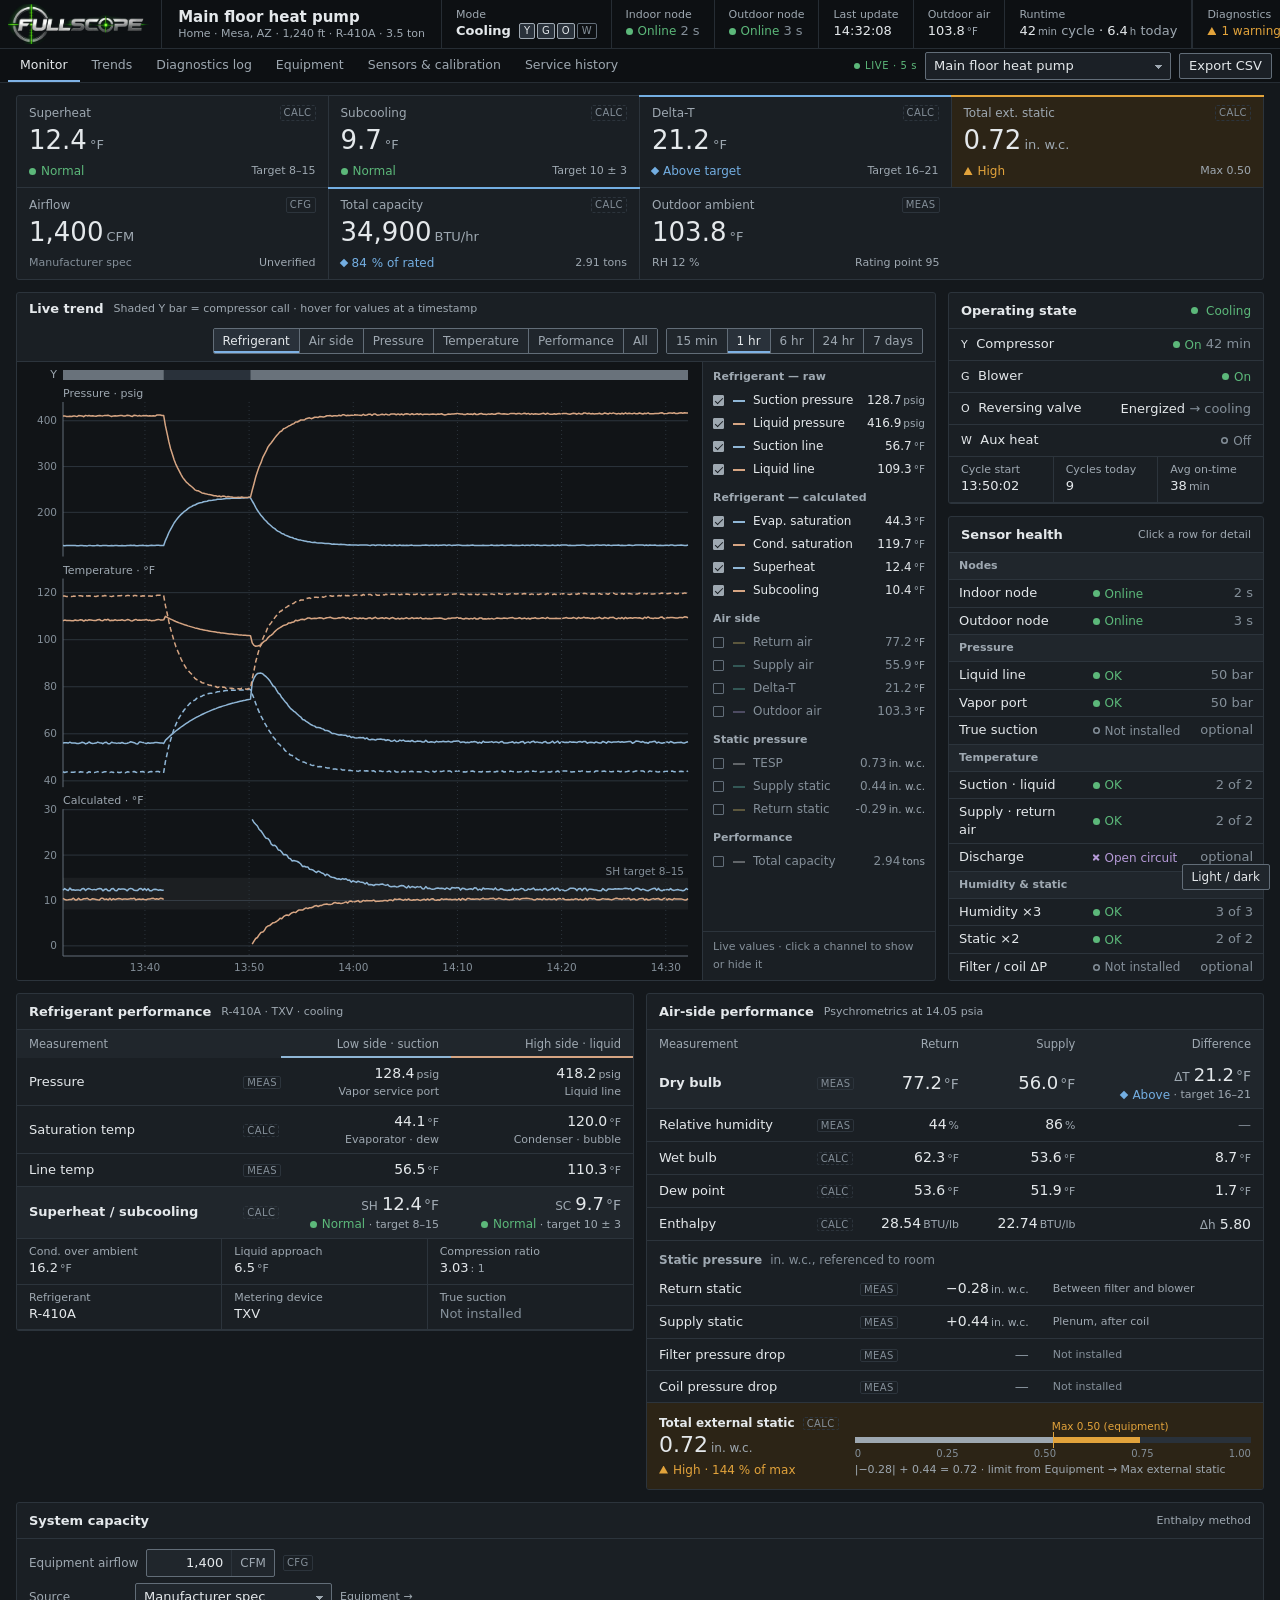
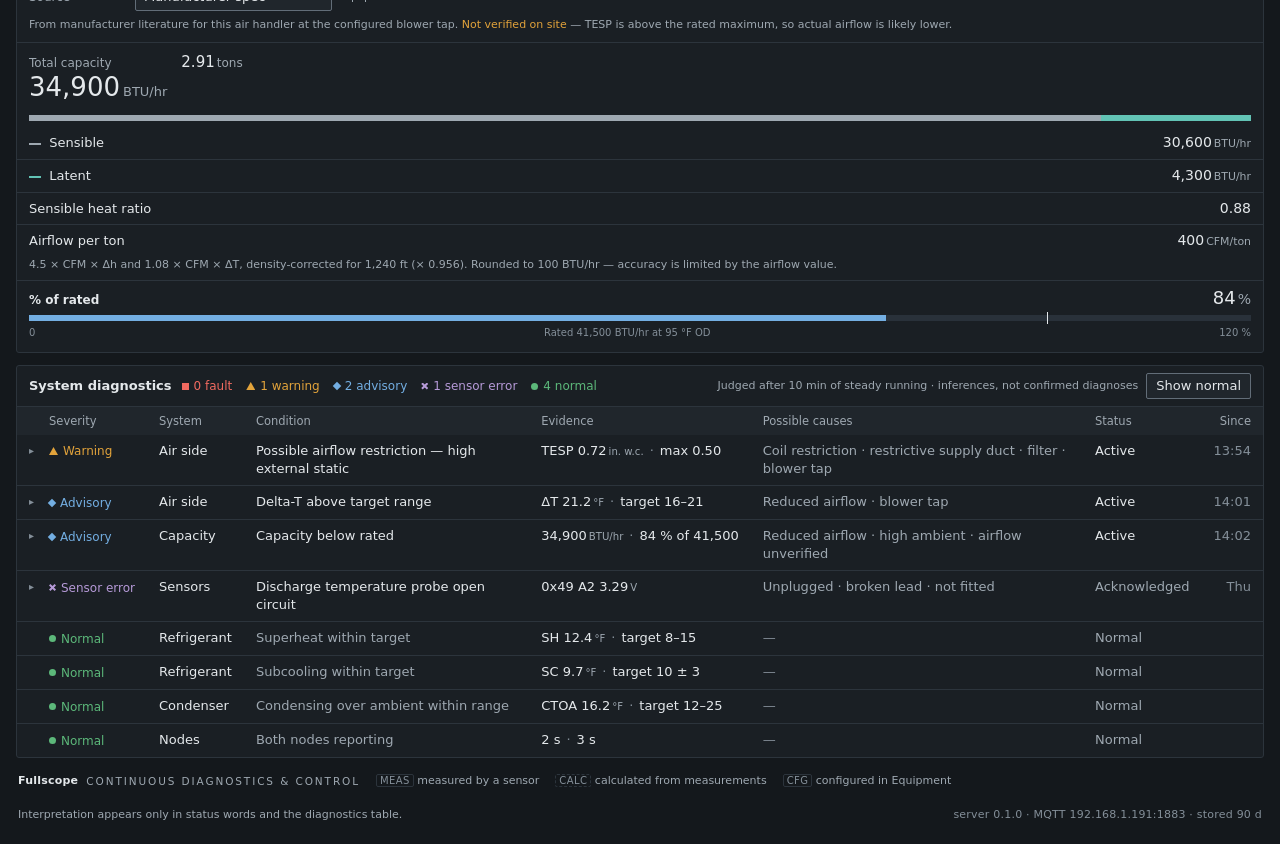
<file: design/fullscope-monitor-mockup.html>
<!doctype html>
<html lang="en"><head><meta charset="utf-8"><meta name="viewport" content="width=device-width, initial-scale=1">
<title>Fullscope — Monitor (mockup)</title><link rel="preconnect" href="https://fonts.cdnfonts.com" crossorigin><link href="https://fonts.cdnfonts.com/css/d-din" rel="stylesheet">
<style>:root{--bg:#14181c;--surface:#1a1f24;--surface-2:#20262c;--surface-3:#29313a;--inset:#111417;--line:#2c343c;--line-strong:#626d78;--ink:#e4e8eb;--ink-muted:#9ea8b1;--ink-faint:#848f99;--focus:#7fb2e5;--ok:#5cb87a;--caution:#e2a33b;--fault:#f06a60;--advisory:#73aee2;--sensor:#b69ad8;--offline:#848f99;--ok-soft:#1b2a21;--caution-soft:#2c2416;--fault-soft:#331e1c;--advisory-soft:#18242f;--sensor-soft:#241f2e;--side-low:#8fb6d6;--side-high:#d6a583;--series-supply:#62c3b5;--series-return:#d6bf6e;--series-outdoor:#ad9fd8;--series-ink:var(--ink);--bar-bg:#0d1013;--bar-bg-2:#1b2026;--bar-bg-3:#29313a;--bar-line:#262d34;--bar-line-strong:#626d78;--bar-ink:#e4e8eb;--bar-muted:#9ea8b1;--bar-faint:#848f99;--bar-ok:#5cb87a;--bar-caution:#e2a33b;--bar-advisory:#73aee2;--bar-sensor:#b69ad8;--bar-focus:#7fb2e5;--brand-black:#000000;--brand-chrome:#cecece;--brand-green:#7dff08;--font-sans:"D-DIN", Bahnschrift, "DIN Next", "DIN 2014", "Segoe UI", system-ui, sans-serif;--font-mono:"D-DIN", Bahnschrift, "DIN Next", "DIN 2014", "Segoe UI", system-ui, sans-serif;color-scheme:dark}
:root[data-theme=light]{--bg:#e9ecef;--surface:#ffffff;--surface-2:#f4f6f8;--surface-3:#e3e8ec;--inset:#fbfcfd;--line:#d6dce1;--line-strong:#838e98;--ink:#161d23;--ink-muted:#56626c;--ink-faint:#6a7680;--focus:#1f64b0;--ok:#237a44;--caution:#9a5c00;--fault:#bf2f26;--advisory:#1f64b0;--sensor:#6b44a3;--offline:#6a7680;--ok-soft:#e3f2e8;--caution-soft:#fbf0dc;--fault-soft:#fbe5e3;--advisory-soft:#e3eefa;--sensor-soft:#efe8f8;--side-low:#2d5f8a;--side-high:#8a4f28;--series-supply:#177a6d;--series-return:#86700f;--series-outdoor:#5d4d9a;--series-ink:var(--ink);--bar-bg:#0d1013;--bar-bg-2:#1b2026;--bar-bg-3:#29313a;--bar-line:#262d34;--bar-line-strong:#626d78;--bar-ink:#e4e8eb;--bar-muted:#9ea8b1;--bar-faint:#848f99;--bar-ok:#5cb87a;--bar-caution:#e2a33b;--bar-advisory:#73aee2;--bar-sensor:#b69ad8;--bar-focus:#7fb2e5;--brand-black:#000000;--brand-chrome:#cecece;--brand-green:#7dff08;color-scheme:light}
body{margin:0;background:var(--bg)}
/* Fullscope — instrument UI stylesheet. Every colour is a token (tokens.css). */
.fs, .fs *{box-sizing:border-box}
.fs [hidden]{display:none!important}
.fs{background:var(--bg);color:var(--ink);font:400 13px/18px var(--font-sans);font-feature-settings:"tnum" 1;-webkit-font-smoothing:antialiased;min-width:0}
.fs button,.fs input,.fs select{font:inherit;color:inherit}
.fs :focus-visible{outline:2px solid var(--focus);outline-offset:1px}
.fs .mono{font-family:var(--font-mono);font-size:11px;letter-spacing:.02em}
.fs .muted{color:var(--ink-muted)}.fs .faint{color:var(--ink-faint)}

/* ---------- numbers ---------- */
.n{font-variant-numeric:tabular-nums;font-weight:500;white-space:nowrap}
.n small{font-size:.78em;font-weight:400;color:var(--ink-muted);margin-left:2px}
.n.na{color:var(--ink-faint);font-weight:400}

/* ---------- state glyph + word ---------- */
.st{display:inline-flex;align-items:center;gap:5px;font-size:12px;font-weight:500;white-space:nowrap}
.st::before{content:"";width:7px;height:7px;flex:none;background:currentColor}
.st.ok{color:var(--ok)}.st.ok::before{border-radius:50%}
.st.caution{color:var(--caution)}.st.caution::before{clip-path:polygon(50% 0,100% 100%,0 100%);width:9px;height:8px}
.st.fault{color:var(--fault)}
.st.advisory{color:var(--advisory)}.st.advisory::before{transform:rotate(45deg);width:6px;height:6px}
.st.sensor{color:var(--sensor)}.st.sensor::before{clip-path:polygon(20% 0,50% 30%,80% 0,100% 20%,70% 50%,100% 80%,80% 100%,50% 70%,20% 100%,0 80%,30% 50%,0 20%)}
.st.offline{color:var(--offline)}.st.offline::before{border-radius:50%;background:none;box-shadow:inset 0 0 0 1.5px currentColor}

/* source tag: measured vs calculated */
.src{font:500 10px/14px var(--font-mono);letter-spacing:.04em;color:var(--ink-faint);border:1px solid var(--line);border-radius:2px;padding:0 3px;text-transform:uppercase}
.src.calc{border-style:dashed}

/* ---------- controls ---------- */
.btn{background:var(--surface-2);border:1px solid var(--line-strong);border-radius:2px;padding:3px 9px;font-size:12px;font-weight:500;cursor:pointer;line-height:18px}
.btn:hover{background:var(--surface-3)}
.seg{display:inline-flex;border:1px solid var(--line-strong);border-radius:2px;overflow:hidden}
.seg button{background:var(--surface-2);border:0;border-right:1px solid var(--line-strong);padding:3px 9px;font-size:12px;font-weight:500;cursor:pointer;color:var(--ink-muted);line-height:18px}
.seg button:last-child{border-right:0}
.seg button:hover{color:var(--ink)}
.seg button[aria-pressed="true"]{background:var(--surface-3);color:var(--ink);box-shadow:inset 0 -2px 0 var(--focus)}
.field{display:inline-flex;align-items:stretch;border:1px solid var(--line-strong);border-radius:2px;background:var(--surface-2)}
.field input,.field select{background:transparent;border:0;padding:4px 8px;font-size:13px;font-weight:500;min-width:0;font-variant-numeric:tabular-nums}
.field input{text-align:right;width:84px}
.field .u{padding:4px 8px;color:var(--ink-muted);border-left:1px solid var(--line);font-size:12px;display:flex;align-items:center}
select.sel,.field select{appearance:none;-webkit-appearance:none;padding-right:22px;background-image:linear-gradient(45deg,transparent 50%,var(--ink-muted) 50%),linear-gradient(135deg,var(--ink-muted) 50%,transparent 50%);background-position:calc(100% - 11px) 55%,calc(100% - 7px) 55%;background-size:4px 4px;background-repeat:no-repeat}
select.sel{background-color:var(--surface-2);border:1px solid var(--line-strong);border-radius:2px;padding:4px 22px 4px 8px;font-size:13px}

/* ---------- top bar ---------- */
.top,.h-top{--bg:var(--bar-bg);--surface:var(--bar-bg);--surface-2:var(--bar-bg-2);--surface-3:var(--bar-bg-3);--line:var(--bar-line);--line-strong:var(--bar-line-strong);--ink:var(--bar-ink);--ink-muted:var(--bar-muted);--ink-faint:var(--bar-faint);--ok:var(--bar-ok);--caution:var(--bar-caution);--advisory:var(--bar-advisory);--sensor:var(--bar-sensor);--offline:var(--bar-faint);--focus:var(--bar-focus);color:var(--ink);color-scheme:dark}
.top{background:var(--bar-bg);border-bottom:1px solid var(--line)}
.top-row{display:flex;align-items:stretch;min-height:48px}
.brand{display:flex;align-items:center;gap:8px;padding:0 16px;border-right:1px solid var(--line);font-weight:600;font-size:13px;letter-spacing:.01em}
.brand.logo{padding:0 12px 0 8px;border-right:1px solid var(--line)}
.brand.logo img{display:block;height:40px;width:auto}
.brand i{width:12px;height:12px;border:2px solid var(--ink);display:block;position:relative}
.brand i::after{content:"";position:absolute;inset:2px;background:var(--ink)}
.ident{display:flex;flex-direction:column;justify-content:center;padding:6px 16px;border-right:1px solid var(--line);min-width:0}
.ident b{font-size:15px;line-height:20px;font-weight:600;white-space:nowrap}
.ident span{font-size:11px;line-height:14px;color:var(--ink-muted);white-space:nowrap}
.top-fields{display:flex;flex:1;min-width:0;overflow-x:auto}
.tf{display:flex;flex-direction:column;justify-content:center;padding:5px 14px;border-right:1px solid var(--line);white-space:nowrap}
.tf>span:first-child{font-size:11px;line-height:14px;color:var(--ink-muted)}
.tf>b,.tf>div{font-size:13px;line-height:18px;font-weight:500}
.mode{display:inline-flex;align-items:center;gap:8px}
.mode .word{font-weight:600}
.calls{display:inline-flex;gap:2px}
.calls i{font:500 10px/14px var(--font-mono);font-style:normal;padding:0 4px;border:1px solid var(--line-strong);color:var(--ink-faint);border-radius:2px}
.calls i.on{color:var(--ink);border-color:var(--ink-muted);background:var(--surface-3)}
.tf.alerts{margin-left:auto;border-left:1px solid var(--line);border-right:0}
.alerts .row{display:flex;gap:10px}
.nav{display:flex;align-items:stretch;border-top:1px solid var(--line);padding:0 8px;gap:0;min-height:34px}
.nav a{display:flex;align-items:center;padding:0 12px;font-size:12.5px;font-weight:500;color:var(--ink-muted);text-decoration:none;cursor:pointer;border-bottom:2px solid transparent}
.nav a:hover{color:var(--ink)}
.nav a[aria-current="page"]{color:var(--ink);border-bottom-color:var(--focus)}
.nav .spacer{flex:1}
.nav .tools{display:flex;align-items:center;gap:8px}
.live{font:500 10px/14px var(--font-mono);letter-spacing:.06em;color:var(--ok);display:inline-flex;align-items:center;gap:5px}
.live::before{content:"";width:6px;height:6px;border-radius:50%;background:currentColor}

/* ---------- page ---------- */
.page{padding:12px 16px 20px;display:grid;gap:12px}
.panel{background:var(--surface);border:1px solid var(--line);border-radius:3px;min-width:0;overflow-x:auto}
.ph{display:flex;align-items:center;gap:10px;padding:7px 12px;border-bottom:1px solid var(--line);min-height:36px;flex-wrap:wrap}
.ph h2{margin:0;font-size:13px;line-height:18px;font-weight:600}
.ph .sub{font-size:11px;color:var(--ink-muted)}
.ph .right{margin-left:auto;display:flex;gap:8px;align-items:center;flex-wrap:wrap}
.sh3{font-size:12px;font-weight:600;color:var(--ink-muted);padding:10px 12px 4px;margin:0;display:flex;align-items:baseline;gap:8px}

/* ---------- summary strip ---------- */
.strip{display:grid;grid-template-columns:repeat(7,minmax(0,1fr));background:var(--surface);border:1px solid var(--line);border-radius:3px}
.cell{padding:8px 12px 9px;border-right:1px solid var(--line);position:relative;min-width:0}
.cell:last-child{border-right:0}
.cell .lbl{display:flex;align-items:center;justify-content:space-between;gap:6px;font-size:12px;font-weight:500;color:var(--ink-muted)}
.cell .val{margin:3px 0 4px;font-size:26px;line-height:30px;font-weight:500;font-variant-numeric:tabular-nums;white-space:nowrap}
.cell .val small{font-size:13px;font-weight:400;color:var(--ink-muted);margin-left:3px}
.cell .meta{display:flex;justify-content:space-between;align-items:center;gap:6px;font-size:11px;line-height:14px;color:var(--ink-muted);white-space:nowrap}
.cell[data-state]::before{content:"";position:absolute;left:-1px;right:-1px;top:-1px;height:2px}
.cell[data-state="caution"]{background:var(--caution-soft)}.cell[data-state="caution"]::before{background:var(--caution)}
.cell[data-state="advisory"]::before{background:var(--advisory)}
.cell[data-state="fault"]{background:var(--fault-soft)}.cell[data-state="fault"]::before{background:var(--fault)}

/* ---------- layout grids ---------- */
.grid-a{display:grid;grid-template-columns:minmax(0,1fr) 316px;gap:12px;align-items:stretch}
.grid-a>[data-chart]{display:flex;flex-direction:column}
.grid-a>[data-chart] .chart-wrap{flex:1}
.grid-b{display:grid;grid-template-columns:minmax(0,1.05fr) minmax(0,1.1fr) minmax(0,.85fr);gap:12px;align-items:start}

/* ---------- trend chart ---------- */
.chart-wrap{display:grid;grid-template-columns:minmax(0,1fr) 232px}
.plot{position:relative;background:var(--inset);border-right:1px solid var(--line);min-height:486px}
.plot svg{display:block;width:100%;height:100%;position:absolute;inset:0;overflow:visible}
.plot .tip{position:absolute;pointer-events:none;background:var(--surface-2);border:1px solid var(--line-strong);border-radius:2px;padding:6px 8px;font-size:11.5px;line-height:16px;min-width:180px;display:none;z-index:2}
.plot .tip .t{font-weight:600;font-size:12px;margin-bottom:3px;display:flex;justify-content:space-between;gap:10px}
.plot .tip .r{display:grid;grid-template-columns:10px 1fr auto;gap:6px;align-items:center}
.plot .tip .r .v{font-variant-numeric:tabular-nums;font-weight:500;text-align:right}
.plot .tip .g{color:var(--ink-faint);font-size:10.5px;margin-top:4px}
.axis text{fill:var(--ink-faint);font:400 10.5px var(--font-sans);font-variant-numeric:tabular-nums}
.axis .lane-t{fill:var(--ink-muted);font-weight:500;font-size:11px}
.gridl{stroke:var(--line);stroke-width:1}
.base{stroke:var(--line-strong);stroke-width:1}
.cross{stroke:var(--ink-muted);stroke-width:1;stroke-dasharray:3 3}
.limit{stroke:var(--caution);stroke-width:1;stroke-dasharray:5 4}
.limit-t{fill:var(--caution);font:500 10.5px var(--font-sans)}
.band{fill:var(--ink);opacity:.05}
.runbar{fill:var(--surface-3)}.runbar.on{fill:var(--ink-muted);opacity:.55}
.s{fill:none;stroke-width:1.5;stroke-linejoin:round}
.s.dash{stroke-dasharray:5 3}
.c-low{stroke:var(--side-low);color:var(--side-low)}.c-high{stroke:var(--side-high);color:var(--side-high)}
.c-sup{stroke:var(--series-supply);color:var(--series-supply)}.c-ret{stroke:var(--series-return);color:var(--series-return)}
.c-out{stroke:var(--series-outdoor);color:var(--series-outdoor)}.c-ink{stroke:var(--series-ink);color:var(--series-ink)}
.dot{stroke:var(--inset);stroke-width:1.5}
.dot.c-low{fill:var(--side-low)}.dot.c-high{fill:var(--side-high)}.dot.c-sup{fill:var(--series-supply)}.dot.c-ret{fill:var(--series-return)}.dot.c-out{fill:var(--series-outdoor)}.dot.c-ink{fill:var(--series-ink)}
.sw{display:inline-block;width:12px;height:0;border-top:2px solid currentColor;vertical-align:middle}
.sw.dash{border-top-style:dashed}
.legend{display:flex;flex-direction:column;min-width:0;max-height:100%;overflow:auto}
.legend .grp{font-size:11px;font-weight:600;color:var(--ink-muted);padding:8px 10px 3px}
.legend .grp:first-child{padding-top:6px}
.legend button{display:grid;grid-template-columns:14px 14px 1fr auto;gap:6px;align-items:center;width:100%;text-align:left;background:none;border:0;padding:3px 10px;cursor:pointer;font-size:12px;line-height:17px;color:var(--ink)}
.legend button:hover{background:var(--surface-2)}
.legend button .ck{width:11px;height:11px;border:1px solid var(--line-strong);border-radius:1px;position:relative}
.legend button[aria-pressed="true"] .ck{background:var(--ink-muted);border-color:var(--ink-muted)}
.legend button[aria-pressed="true"] .ck::after{content:"";position:absolute;left:3px;top:0;width:3px;height:7px;border:solid var(--surface);border-width:0 1.5px 1.5px 0;transform:rotate(45deg)}
.legend button[aria-pressed="false"]{color:var(--ink-faint)}
.legend button[aria-pressed="false"] .sw{opacity:.35}
.legend .lv{font-variant-numeric:tabular-nums;font-weight:500;white-space:nowrap}
.legend .lv small{color:var(--ink-muted);font-weight:400;font-size:10.5px;margin-left:2px}
.legend .foot{margin-top:auto;border-top:1px solid var(--line);padding:6px 10px;font-size:11px;color:var(--ink-faint)}

/* ---------- data tables ---------- */
.dt{width:100%;border-collapse:collapse}
.dt th,.dt td{padding:6px 12px;border-bottom:1px solid var(--line);text-align:left;vertical-align:middle}
.dt thead th{background:var(--surface-2);font-size:11.5px;font-weight:500;color:var(--ink-muted);padding-top:5px;padding-bottom:5px;white-space:nowrap}
.dt tbody th{font-weight:400;color:var(--ink);white-space:nowrap}
.dt td.num,.dt th.num{text-align:right}
.dt td.num .n{font-size:14px}
.dt tr:last-child>*{border-bottom:0}
.dt .tagc{width:1%;padding-right:0}
.dt .key th{font-weight:600}
.dt .key td.num .n{font-size:18px;line-height:22px}
.dt .key>*{background:var(--surface-2)}
.dt .tgt{display:block;font-size:11px;line-height:14px;color:var(--ink-muted);font-weight:400;margin-top:1px}
.col-low{box-shadow:inset 0 -2px 0 var(--side-low)}
.col-high{box-shadow:inset 0 -2px 0 var(--side-high)}
.kv{display:grid;grid-template-columns:repeat(3,minmax(0,1fr));border-top:1px solid var(--line)}
.kv>div{padding:6px 12px;border-right:1px solid var(--line);border-bottom:1px solid var(--line)}
.kv>div:nth-child(3n){border-right:0}
.kv span{display:block;font-size:11px;color:var(--ink-muted);line-height:14px}
.kv b{font-weight:500;font-size:13px;font-variant-numeric:tabular-nums}
.kv b small{font-weight:400;color:var(--ink-muted);font-size:11px;margin-left:2px}
.unavail td,.unavail th{color:var(--ink-faint)}
.unavail .n{color:var(--ink-faint);font-weight:400}

/* static pressure */
.tesp{display:grid;grid-template-columns:auto 1fr;gap:4px 16px;padding:10px 12px;border-top:1px solid var(--line);background:var(--caution-soft);align-items:center}
.tesp .big{font-size:22px;line-height:26px;font-weight:500;font-variant-numeric:tabular-nums}
.tesp .big small{font-size:12px;font-weight:400;color:var(--ink-muted);margin-left:3px}
.gauge{position:relative;height:22px;margin-top:16px}
.gauge .trk{position:absolute;left:0;right:0;top:8px;height:6px;background:var(--surface-3)}
.gauge .fill{position:absolute;left:0;top:8px;height:6px;background:var(--ink-muted)}
.gauge .over{position:absolute;top:8px;height:6px;background:var(--caution)}
.gauge .mk{position:absolute;top:3px;width:0;height:16px;border-left:1.5px solid var(--caution)}
.gauge .mk span{position:absolute;top:-15px;left:-2px;font-size:10.5px;color:var(--caution);white-space:nowrap;font-weight:500}
.gauge .ticks{position:absolute;left:0;right:0;top:16px;display:flex;justify-content:space-between;font-size:10px;color:var(--ink-faint)}

/* capacity */
.cfm{padding:10px 12px;border-bottom:1px solid var(--line);display:grid;gap:6px}
.cfm .row{display:flex;align-items:center;gap:8px;flex-wrap:wrap}
.cfm .lab{font-size:12px;font-weight:500;color:var(--ink-muted);min-width:98px}
.cfm .note{font-size:11px;color:var(--ink-muted);line-height:15px}
.cfm .note b{color:var(--caution);font-weight:500}
.cap-total{padding:10px 12px 8px;display:flex;align-items:baseline;gap:14px;flex-wrap:wrap}
.cap-total .big{font-size:26px;line-height:30px;font-weight:500;font-variant-numeric:tabular-nums}
.cap-total .big small{font-size:13px;font-weight:400;color:var(--ink-muted);margin-left:3px}
.cap-total .tons{font-size:15px;font-weight:500;font-variant-numeric:tabular-nums}
.cap-total .tons small{font-size:12px;color:var(--ink-muted);font-weight:400;margin-left:2px}
.cap-method{font-size:11px;color:var(--ink-muted);padding:0 12px 8px;line-height:15px}
.split{display:flex;height:6px;margin:0 12px 2px;background:var(--surface-3)}
.split i{display:block;height:100%}
.split .sen{background:var(--ink-muted)}.split .lat{background:var(--series-supply)}
.pct{padding:8px 12px 10px;border-top:1px solid var(--line)}
.pct .bar{position:relative;height:6px;background:var(--surface-3);margin:6px 0 3px}
.pct .bar i{position:absolute;left:0;top:0;bottom:0;background:var(--advisory)}
.pct .bar b{position:absolute;top:-3px;bottom:-3px;border-left:1.5px solid var(--ink)}
.pct .scale{display:flex;justify-content:space-between;font-size:10px;color:var(--ink-faint)}

/* rail */
.rail{display:grid;gap:12px;align-content:start}
.calls-t td:last-child{text-align:right}
.health .sec>*{background:var(--surface-2);font-size:11px;font-weight:600;color:var(--ink-muted);padding-top:4px;padding-bottom:4px}
.health td,.health th{padding:4px 10px;white-space:nowrap}
.health tbody th{width:100%;white-space:normal}
.health tbody tr.x{cursor:pointer}
.health tbody tr.x:hover>*{background:var(--surface-2)}
.health .det>td{background:var(--inset);font-size:11px;color:var(--ink-muted);padding:5px 12px 6px 24px;line-height:15px}

/* diagnostics */
.sevsum{display:flex;gap:14px;align-items:center}
.diag th,.diag td{vertical-align:top;padding-top:7px;padding-bottom:7px}
.diag tbody tr.row{cursor:pointer}
.diag tbody tr.row:hover>*{background:var(--surface-2)}
.diag tbody tr.row[aria-expanded="true"]>*{background:var(--surface-2);border-bottom-color:transparent}
.diag .cond{font-weight:500}
.diag .ev .n{font-size:13px}
.diag .ev .n+.n::before{content:"·";margin:0 6px;color:var(--ink-faint)}
.diag .cause{color:var(--ink-muted)}
.diag .chev{width:20px;color:var(--ink-faint);font-size:10px;padding-right:0}
.diag tr.row[aria-expanded="true"] .chev{color:var(--ink)}
.diag tr.normal .cond{font-weight:400;color:var(--ink-muted)}
.diag tr.detail>td{padding:0;background:var(--surface-2)}
.dd{display:grid;grid-template-columns:1.1fr 1.4fr 1fr 1.2fr;border-top:1px solid var(--line)}
.dd>section{padding:10px 12px 12px;border-right:1px solid var(--line);min-width:0}
.dd>section:last-child{border-right:0}
.dd h4{margin:0 0 6px;font-size:11px;font-weight:600;color:var(--ink-muted)}
.dd p{margin:0 0 6px;font-size:12px;line-height:17px}
.dd table{width:100%;border-collapse:collapse;font-size:12px}
.dd table th,.dd table td{padding:3px 0;border-bottom:1px solid var(--line);text-align:left;font-weight:400}
.dd table th{color:var(--ink-muted);font-size:11px;font-weight:500}
.dd table td.num,.dd table th.num{text-align:right}
.dd ol{margin:0;padding-left:16px;font-size:12px;line-height:18px}
.dd ol li span{color:var(--ink-muted)}
.dd .acts{display:flex;gap:6px;margin-top:10px}
.spark{display:block;width:100%;height:44px;background:var(--inset);margin-top:6px}
.spark .s{stroke-width:1.25}

/* equipment config */
.cfg{display:grid;grid-template-columns:repeat(2,minmax(0,1fr));gap:12px}
.cfg .dt td{padding-top:4px;padding-bottom:4px}
.cfg .dt td .field input{width:120px}
.cfg .used{font-size:11px;color:var(--ink-muted)}
.foot-legend{display:flex;gap:16px;flex-wrap:wrap;align-items:center;font-size:11px;color:var(--ink-muted);padding:2px 2px 0}

/* ---------- responsive: tablet ---------- */
@media (max-width:1280px){
  .strip{grid-template-columns:repeat(4,minmax(0,1fr))}
  .strip .cell:nth-child(4){border-right:0}
  .strip .cell:nth-child(-n+4){border-bottom:1px solid var(--line)}
  .grid-b{grid-template-columns:minmax(0,1fr) minmax(0,1fr)}
  .grid-b>.capacity{grid-column:1 / -1}
  .dd{grid-template-columns:1fr 1fr}
  .dd>section:nth-child(2){border-right:0}
  .dd>section:nth-child(-n+2){border-bottom:1px solid var(--line)}
}
@media (max-width:1080px){
  .grid-a{grid-template-columns:minmax(0,1fr)}
  .grid-b{grid-template-columns:minmax(0,1fr)}
  .grid-b>.capacity{grid-column:auto}
  .rail{grid-template-columns:1fr 1fr}
  .chart-wrap{grid-template-columns:minmax(0,1fr)}
  .plot{border-right:0;border-bottom:1px solid var(--line);min-height:400px}
  .legend{display:grid;grid-template-columns:repeat(3,minmax(0,1fr))}
  .legend .grp{grid-column:1 / -1}
  .legend .foot{grid-column:1 / -1}
  .top-row{flex-wrap:wrap}
  .nav{flex-wrap:wrap}
  .nav .spacer{display:none}
  .nav .tools{padding:4px 12px;margin-left:auto}
  .ident{border-right:0}
  .top-fields{flex-basis:100%;border-top:1px solid var(--line)}
  .diag .cause,.diag th.cause{display:none}
}
@media (max-width:760px){
  .grid-b,.rail,.cfg{grid-template-columns:minmax(0,1fr)}
  .strip{grid-template-columns:repeat(2,minmax(0,1fr))}
  .strip .cell{border-bottom:1px solid var(--line)}
  .strip .cell:nth-child(2n){border-right:0}
  .legend{grid-template-columns:1fr 1fr}
  .dd{grid-template-columns:1fr}
  .dd>section{border-right:0;border-bottom:1px solid var(--line)}
  .page{padding:10px}
  .nav{overflow-x:auto}
}

/* =====================================================================
   Homeowner view — same tokens, fewer numbers, plain language, larger type
   ===================================================================== */
.home{font-size:15px;line-height:22px;min-height:100%}
.h-top{display:flex;align-items:center;gap:16px;padding:10px 24px;background:var(--bar-bg);border-bottom:1px solid var(--bar-line);flex-wrap:wrap}
.h-top .brand{border:0;padding:0;font-size:14px}
.h-top .brand.logo{padding:0;border:0}
.h-top .brand.logo img{height:42px}
.h-top .tagline{color:var(--ink-muted);padding-right:16px;border-right:1px solid var(--line);line-height:16px}
.caps{text-transform:uppercase;letter-spacing:.18em;font-size:10.5px;font-weight:500}
.foot-brand{display:inline-flex;align-items:center;gap:8px;color:var(--ink-muted)}
.foot-brand b{font-weight:600;color:var(--ink);letter-spacing:.02em}
.h-top .who{display:flex;flex-direction:column;line-height:18px}
.h-top .who b{font-size:15px;font-weight:600}
.h-top .who span{font-size:12px;color:var(--ink-muted)}
.h-top .upd{margin-left:auto;font-size:12px;color:var(--ink-muted);display:flex;gap:14px;align-items:center}
.h-wrap{max-width:1120px;margin:0 auto;padding:20px 24px 28px;display:grid;gap:16px}
.h-card{background:var(--surface);border:1px solid var(--line);border-radius:3px;min-width:0}
.h-card>h2{margin:0;padding:14px 18px 0;font-size:16px;line-height:22px;font-weight:600}
.h-card>.h-sub{padding:2px 18px 0;font-size:13px;color:var(--ink-muted)}

/* hero */
.h-hero{display:grid;grid-template-columns:minmax(0,1.5fr) minmax(0,1fr);border-top:3px solid var(--caution)}
.h-hero .msg{padding:20px 22px 22px;border-right:1px solid var(--line)}
.h-hero .kicker{display:flex;gap:10px;align-items:center;font-size:13px;color:var(--ink-muted)}
.h-hero h1{margin:8px 0 6px;font-size:28px;line-height:34px;font-weight:600;letter-spacing:-.01em}
.h-hero p{margin:0 0 16px;max-width:560px;color:var(--ink)}
.h-hero .acts{display:flex;gap:8px;flex-wrap:wrap}
.h-btn{display:inline-flex;align-items:center;gap:6px;padding:8px 14px;border-radius:2px;border:1px solid var(--line-strong);background:var(--surface-2);font-size:14px;font-weight:500;cursor:pointer;color:var(--ink);text-decoration:none}
.h-btn:hover{background:var(--surface-3)}
.h-btn.primary{background:var(--ink);color:var(--surface);border-color:var(--ink)}
.h-btn.primary:hover{opacity:.9}
.h-now{display:grid;grid-template-columns:1fr 1fr;align-content:center}
.h-now>div{padding:14px 20px;border-bottom:1px solid var(--line)}
.h-now>div:nth-child(odd){border-right:1px solid var(--line)}
.h-now>div:nth-last-child(-n+2){border-bottom:0}
.h-now span{display:block;font-size:12px;color:var(--ink-muted);line-height:16px}
.h-now b{display:block;font-size:26px;line-height:32px;font-weight:500;font-variant-numeric:tabular-nums}
.h-now b small{font-size:14px;color:var(--ink-muted);font-weight:400;margin-left:2px}
.h-now em{font-style:normal;font-size:12px;color:var(--ink-muted)}

/* health */
.h-grid{display:grid;grid-template-columns:minmax(0,1fr) minmax(0,1fr);gap:16px;align-items:start}
.h-col{display:grid;gap:16px;min-width:0}
.h-health{list-style:none;margin:10px 0 0;padding:0}
.h-health li{display:grid;grid-template-columns:minmax(0,1fr) auto;gap:2px 12px;padding:12px 18px;border-top:1px solid var(--line)}
.h-health li b{font-weight:500}
.h-health li p{grid-column:1 / -1;margin:0;font-size:13px;line-height:19px;color:var(--ink-muted)}
.h-health .st{font-size:13px}
.h-meter{display:flex;gap:3px;margin:14px 18px 4px}
.h-meter i{flex:1;height:6px;background:var(--ok)}
.h-meter i.c{background:var(--caution)}
.h-meter i.o{background:var(--surface-3)}
.h-meter-l{display:flex;justify-content:space-between;margin:0 18px 2px;font-size:12px;color:var(--ink-muted)}

/* diagnostics */
.h-diag{margin:10px 0 0}
.h-diag details{border-top:1px solid var(--line)}
.h-diag summary{list-style:none;cursor:pointer;display:grid;grid-template-columns:106px minmax(0,1fr) auto;gap:4px 12px;padding:12px 18px;align-items:start}
.h-diag summary::-webkit-details-marker{display:none}
.h-diag summary:hover{background:var(--surface-2)}
.h-diag summary .t{font-weight:500}
.h-diag summary .t span{display:block;font-weight:400;font-size:13px;color:var(--ink-muted);line-height:19px}
.h-diag summary .chev{color:var(--ink-faint);font-size:11px;padding-top:2px;transition:transform .15s}
.h-diag details[open] summary .chev{transform:rotate(90deg)}
.h-diag details[open] summary{background:var(--surface-2)}
.h-diag .lvl{padding-top:1px}
.h-diag .body{padding:4px 18px 16px 18px;background:var(--surface-2);font-size:14px}
.h-diag .body h4{margin:10px 0 4px;font-size:12px;font-weight:600;color:var(--ink-muted)}
.h-diag .body p{margin:0}
.h-diag .body ol,.h-diag .body ul{margin:0;padding-left:20px}
.h-diag .body .note{font-size:12px;color:var(--ink-muted);margin-top:10px}
.h-diag .ok-row{display:flex;gap:10px;align-items:center;padding:12px 18px;border-top:1px solid var(--line);color:var(--ink-muted);font-size:14px}

/* 24 h chart */
.hc-plot{position:relative;height:210px;margin:8px 10px 0}
.hc-plot svg{position:absolute;inset:0;width:100%;height:100%;overflow:visible}
.h-run{fill:var(--series-supply);opacity:.8}
.s.h-line{stroke-width:2}
.hc-leg{display:flex;gap:16px;flex-wrap:wrap;padding:6px 18px 14px;font-size:12px;color:var(--ink-muted);align-items:center}
.hc-leg .runsw{display:inline-block;width:14px;height:8px;background:var(--series-supply);opacity:.8;vertical-align:middle}
.h-facts{display:grid;grid-template-columns:repeat(3,minmax(0,1fr));border-top:1px solid var(--line)}
.h-facts>div{padding:10px 18px;border-right:1px solid var(--line)}
.h-facts>div:last-child{border-right:0}
.h-facts span{display:block;font-size:12px;color:var(--ink-muted)}
.h-facts b{font-weight:500;font-variant-numeric:tabular-nums}

/* maintenance + contractor */
.h-maint{list-style:none;margin:10px 0 0;padding:0}
.h-maint li{display:grid;grid-template-columns:minmax(0,1fr) auto;gap:2px 12px;padding:11px 18px;border-top:1px solid var(--line);align-items:center}
.h-maint li span{font-size:13px;color:var(--ink-muted)}
.h-maint .bar{grid-column:1 / -1;height:5px;background:var(--surface-3);position:relative;margin-top:4px}
.h-maint .bar i{position:absolute;left:0;top:0;bottom:0}
.h-pro{display:flex;gap:14px;align-items:center;padding:14px 18px;border-top:1px solid var(--line);flex-wrap:wrap}
.h-pro .mono{width:40px;height:40px;display:flex;align-items:center;justify-content:center;background:var(--surface-3);font-weight:600;font-size:14px;font-family:var(--font-sans);letter-spacing:0}
.h-pro div b{display:block;font-weight:500}
.h-pro div span{font-size:13px;color:var(--ink-muted)}
.h-pro .h-btn{margin-left:auto}
.h-foot{display:flex;gap:16px;justify-content:space-between;flex-wrap:wrap;font-size:12px;color:var(--ink-muted);padding:0 2px}
.h-foot a{color:var(--ink-muted)}

@media (max-width:860px){
  .h-top .tagline{display:none}
  .h-hero{grid-template-columns:1fr}
  .h-hero .msg{border-right:0;border-bottom:1px solid var(--line)}
  .h-grid{grid-template-columns:minmax(0,1fr)}
  .h-col{gap:12px}
  .h-wrap{padding:12px 12px 20px;gap:12px}
  .h-top{padding:10px 12px}
  .h-top .upd{margin-left:0;flex-basis:100%}
  .h-hero h1{font-size:23px;line-height:29px}
  .h-now b{font-size:22px;line-height:28px}
  .h-facts{grid-template-columns:1fr 1fr 1fr}
  .h-facts>div{padding:10px 12px}
}

.theme-t{position:fixed;right:10px;bottom:10px;z-index:9}</style></head>
<body>
<div class="fs">

<header class="top">
  <div class="top-row">
    <div class="brand logo" title="Fullscope — Continuous diagnostics &amp; control"><img src="[data-uri]" alt="Fullscope"></div>
    <div class="ident"><b>Main floor heat pump</b><span>Home · Mesa, AZ · 1,240 ft · R-410A · 3.5 ton</span></div>
    <div class="top-fields">
      <div class="tf"><span>Mode</span><div class="mode"><span class="word">Cooling</span><span class="calls" aria-label="Thermostat calls"><i class="on" title="Y compressor: on">Y</i><i class="on" title="G blower: on">G</i><i class="on" title="O/B reversing valve: O energized">O</i><i title="W aux heat: off">W</i></span></div></div>
      <div class="tf"><span>Indoor node</span><div><span class="st ok">Online</span> <span class="faint">2 s</span></div></div>
      <div class="tf"><span>Outdoor node</span><div><span class="st ok">Online</span> <span class="faint">3 s</span></div></div>
      <div class="tf"><span>Last update</span><b class="n">14:32:08</b></div>
      <div class="tf"><span>Outdoor air</span><b><span class="n">103.8<small>°F</small></span></b></div>
      <div class="tf"><span>Runtime</span><b><span class="n">42<small>min</small></span> <span class="muted" style="font-weight:400">cycle</span> · <span class="n">6.4<small>h</small></span> <span class="muted" style="font-weight:400">today</span></b></div>
      <a class="tf alerts" href="#diagnostics" data-jump="diagnostics" style="text-decoration:none;color:inherit"><span>Diagnostics</span><div class="row"><span class="st caution">1 warning</span><span class="st advisory">2 advisory</span><span class="st sensor">1 sensor</span></div></a>
    </div>
  </div>
  <nav class="nav" aria-label="Sections">
    <a data-view-link="monitor" aria-current="page">Monitor</a>
    <a>Trends</a>
    <a data-view-link="monitor" data-jump="diagnostics">Diagnostics log</a>
    <a data-view-link="equipment">Equipment</a>
    <a>Sensors &amp; calibration</a>
    <a>Service history</a>
    <span class="spacer"></span>
    <div class="tools">
      <span class="live">LIVE · 5 s</span>
      <select class="sel" aria-label="System"><option>Main floor heat pump</option><option>Casita mini-split (not configured)</option></select>
      <button class="btn" type="button">Export CSV</button>
    </div>
  </nav>
</header>

<main class="page" data-view="monitor">
<section class="strip" aria-label="System summary"><div class="cell"><div class="lbl"><span>Superheat</span><span class="src calc" title="Calculated from measurements">calc</span></div>
  <div class="val">12.4<small>°F</small></div>
  <div class="meta"><span class="st ok">Normal</span><span>Target 8–15</span></div></div><div class="cell"><div class="lbl"><span>Subcooling</span><span class="src calc" title="Calculated from measurements">calc</span></div>
  <div class="val">9.7<small>°F</small></div>
  <div class="meta"><span class="st ok">Normal</span><span>Target 10 ± 3</span></div></div><div class="cell" data-state="advisory"><div class="lbl"><span>Delta-T</span><span class="src calc" title="Calculated from measurements">calc</span></div>
  <div class="val">21.2<small>°F</small></div>
  <div class="meta"><span class="st advisory">Above target</span><span>Target 16–21</span></div></div><div class="cell" data-state="caution"><div class="lbl"><span>Total ext. static</span><span class="src calc" title="Calculated from measurements">calc</span></div>
  <div class="val">0.72<small>in. w.c.</small></div>
  <div class="meta"><span class="st caution">High</span><span>Max 0.50</span></div></div><div class="cell"><div class="lbl"><span>Airflow</span><span class="src" title="Configured in Equipment">cfg</span></div>
  <div class="val"><span data-o="cfm">1,400</span><small>CFM</small></div>
  <div class="meta"><span class="faint" data-o-src>Manufacturer spec</span><span>Unverified</span></div></div><div class="cell" data-state="advisory"><div class="lbl"><span>Total capacity</span><span class="src calc" title="Calculated from measurements">calc</span></div>
  <div class="val"><span data-o="tot">34,900</span><small>BTU/hr</small></div>
  <div class="meta"><span class="st advisory"><span data-o="pct">84</span>% of rated</span><span><span data-o="tons">2.91</span> tons</span></div></div><div class="cell"><div class="lbl"><span>Outdoor ambient</span><span class="src" title="Measured by a sensor">meas</span></div>
  <div class="val">103.8<small>°F</small></div>
  <div class="meta"><span class="muted">RH 12 %</span><span>Rating point 95</span></div></div></section>
<div class="grid-a">
<section class="panel" data-chart aria-label="Live system trend">
  <div class="ph">
    <h2>Live trend</h2><span class="sub">Shaded Y bar = compressor call · hover for values at a timestamp</span>
    <div class="right">
      <div class="seg" role="group" aria-label="Channel preset">
        <button type="button" data-preset="refrigerant" aria-pressed="true">Refrigerant</button>
        <button type="button" data-preset="air" aria-pressed="false">Air side</button>
        <button type="button" data-preset="pressure" aria-pressed="false">Pressure</button>
        <button type="button" data-preset="temperature" aria-pressed="false">Temperature</button>
        <button type="button" data-preset="performance" aria-pressed="false">Performance</button>
        <button type="button" data-preset="all" aria-pressed="false">All</button>
      </div>
      <div class="seg" role="group" aria-label="Time range">
        <button type="button" data-range="15m" aria-pressed="false">15 min</button>
        <button type="button" data-range="1h" aria-pressed="true">1 hr</button>
        <button type="button" data-range="6h" aria-pressed="false">6 hr</button>
        <button type="button" data-range="24h" aria-pressed="false">24 hr</button>
        <button type="button" data-range="7d" aria-pressed="false">7 days</button>
      </div>
    </div>
  </div>
  <div class="chart-wrap">
    <div class="plot"><div class="tip" role="status"></div></div>
    <div class="legend" aria-label="Channels"></div>
  </div>
</section>
<div class="rail">
<section class="panel" aria-label="Operating state">
  <div class="ph"><h2>Operating state</h2><span class="right st ok">Cooling</span></div>
  <table class="dt calls-t">
    <tbody>
      <tr><th><span class="mono">Y</span>&nbsp; Compressor</th><td><span class="st ok">On</span> <span class="faint n">42 min</span></td></tr>
      <tr><th><span class="mono">G</span>&nbsp; Blower</th><td><span class="st ok">On</span></td></tr>
      <tr><th><span class="mono">O</span>&nbsp; Reversing valve</th><td>Energized <span class="faint">→ cooling</span></td></tr>
      <tr><th><span class="mono">W</span>&nbsp; Aux heat</th><td><span class="st offline">Off</span></td></tr>
    </tbody>
  </table>
  <div class="kv">
    <div><span>Cycle start</span><b>13:50:02</b></div>
    <div><span>Cycles today</span><b>9</b></div>
    <div><span>Avg on-time</span><b>38<small>min</small></b></div>
  </div>
</section>

<section class="panel" data-health aria-label="Sensor health">
  <div class="ph"><h2>Sensor health</h2><span class="right sub">Click a row for detail</span></div>
  <table class="dt health">
    <tbody>
      <tr class="sec"><td colspan="3">Nodes</td></tr>
<tr class="x" aria-expanded="false"><th>Indoor node</th><td><span class="st ok">Online</span></td><td class="num faint">2 s</td></tr><tr class="det" hidden><td colspan="3"><span class="mono">fw 0.1.0 · 192.168.1.121 · −55 dBm · up 3.2 d</span></td></tr><tr class="x" aria-expanded="false"><th>Outdoor node</th><td><span class="st ok">Online</span></td><td class="num faint">3 s</td></tr><tr class="det" hidden><td colspan="3"><span class="mono">fw 0.1.0 · 192.168.1.247 · −61 dBm · up 3.2 d · 5 V rail 5.02 V</span></td></tr>
      <tr class="sec"><td colspan="3">Pressure</td></tr>
<tr><th>Liquid line</th><td><span class="st ok">OK</span></td><td class="num faint">50 bar</td></tr><tr><th>Vapor port</th><td><span class="st ok">OK</span></td><td class="num faint">50 bar</td></tr><tr><th>True suction</th><td><span class="st offline">Not installed</span></td><td class="num faint">optional</td></tr>
      <tr class="sec"><td colspan="3">Temperature</td></tr>
<tr><th>Suction · liquid</th><td><span class="st ok">OK</span></td><td class="num faint">2 of 2</td></tr><tr><th>Supply · return air</th><td><span class="st ok">OK</span></td><td class="num faint">2 of 2</td></tr><tr class="x" aria-expanded="false"><th>Discharge</th><td><span class="st sensor">Open circuit</span></td><td class="num faint">optional</td></tr><tr class="det" hidden><td colspan="3"><span class="mono">ADS1115 0x49 A2 = 3.29 V</span> — outside 0.30–3.00 V. Not used by any active diagnostic.</td></tr>
      <tr class="sec"><td colspan="3">Humidity &amp; static</td></tr>
<tr><th>Humidity ×3</th><td><span class="st ok">OK</span></td><td class="num faint">3 of 3</td></tr><tr><th>Static ×2</th><td><span class="st ok">OK</span></td><td class="num faint">2 of 2</td></tr><tr><th>Filter / coil ΔP</th><td><span class="st offline">Not installed</span></td><td class="num faint">optional</td></tr>
    </tbody>
  </table>
</section>
</div></div>
<div class="grid-b">
<section class="panel" aria-label="Refrigerant performance">
  <div class="ph"><h2>Refrigerant performance</h2><span class="sub">R-410A · TXV · cooling</span></div>
  <table class="dt">
    <thead><tr><th>Measurement</th><th class="tagc"></th><th class="num col-low">Low side · suction</th><th class="num col-high">High side · liquid</th></tr></thead>
    <tbody>
      <tr><th>Pressure</th><td class="tagc"><span class="src" title="Measured by a sensor">meas</span></td><td class="num"><span class="n">128.4<small>psig</small></span><span class="tgt">Vapor service port</span></td><td class="num"><span class="n">418.2<small>psig</small></span><span class="tgt">Liquid line</span></td></tr>
      <tr><th>Saturation temp</th><td class="tagc"><span class="src calc" title="Calculated from measurements">calc</span></td><td class="num"><span class="n">44.1<small>°F</small></span><span class="tgt">Evaporator · dew</span></td><td class="num"><span class="n">120.0<small>°F</small></span><span class="tgt">Condenser · bubble</span></td></tr>
      <tr><th>Line temp</th><td class="tagc"><span class="src" title="Measured by a sensor">meas</span></td><td class="num"><span class="n">56.5<small>°F</small></span></td><td class="num"><span class="n">110.3<small>°F</small></span></td></tr>
      <tr class="key"><th>Superheat / subcooling</th><td class="tagc"><span class="src calc" title="Calculated from measurements">calc</span></td>
        <td class="num"><span class="muted" style="font-size:12px">SH</span> <span class="n">12.4<small>°F</small></span><span class="tgt"><span class="st ok">Normal</span> · target 8–15</span></td>
        <td class="num"><span class="muted" style="font-size:12px">SC</span> <span class="n">9.7<small>°F</small></span><span class="tgt"><span class="st ok">Normal</span> · target 10 ± 3</span></td></tr>
    </tbody>
  </table>
  <div class="kv">
    <div><span>Cond. over ambient</span><b>16.2<small>°F</small></b></div>
    <div><span>Liquid approach</span><b>6.5<small>°F</small></b></div>
    <div><span>Compression ratio</span><b>3.03<small>: 1</small></b></div>
    <div><span>Refrigerant</span><b>R-410A</b></div>
    <div><span>Metering device</span><b>TXV</b></div>
    <div><span>True suction</span><b class="faint" style="font-weight:400">Not installed</b></div>
  </div>
</section>

<section class="panel" aria-label="Air-side performance">
  <div class="ph"><h2>Air-side performance</h2><span class="sub">Psychrometrics at 14.05 psia</span></div>
  <table class="dt">
    <thead><tr><th>Measurement</th><th class="tagc"></th><th class="num">Return</th><th class="num">Supply</th><th class="num">Difference</th></tr></thead>
    <tbody>
      <tr class="key"><th>Dry bulb</th><td class="tagc"><span class="src" title="Measured by a sensor">meas</span></td><td class="num"><span class="n">77.2<small>°F</small></span></td><td class="num"><span class="n">56.0<small>°F</small></span></td><td class="num"><span class="muted" style="font-size:12px">ΔT</span> <span class="n">21.2<small>°F</small></span><span class="tgt"><span class="st advisory">Above</span> · target 16–21</span></td></tr>
      <tr><th>Relative humidity</th><td class="tagc"><span class="src" title="Measured by a sensor">meas</span></td><td class="num"><span class="n">44<small>%</small></span></td><td class="num"><span class="n">86<small>%</small></span></td><td class="num faint">—</td></tr>
      <tr><th>Wet bulb</th><td class="tagc"><span class="src calc" title="Calculated from measurements">calc</span></td><td class="num"><span class="n">62.3<small>°F</small></span></td><td class="num"><span class="n">53.6<small>°F</small></span></td><td class="num"><span class="n">8.7<small>°F</small></span></td></tr>
      <tr><th>Dew point</th><td class="tagc"><span class="src calc" title="Calculated from measurements">calc</span></td><td class="num"><span class="n">53.6<small>°F</small></span></td><td class="num"><span class="n">51.9<small>°F</small></span></td><td class="num"><span class="n">1.7<small>°F</small></span></td></tr>
      <tr><th>Enthalpy</th><td class="tagc"><span class="src calc" title="Calculated from measurements">calc</span></td><td class="num"><span class="n">28.54<small>BTU/lb</small></span></td><td class="num"><span class="n">22.74<small>BTU/lb</small></span></td><td class="num"><span class="muted" style="font-size:12px">Δh</span> <span class="n">5.80</span></td></tr>
    </tbody>
  </table>
  <h3 class="sh3" style="border-top:1px solid var(--line)">Static pressure <span class="faint" style="font-weight:400">in. w.c., referenced to room</span></h3>
  <table class="dt">
    <tbody>
      <tr><th>Return static</th><td class="tagc"><span class="src" title="Measured by a sensor">meas</span></td><td class="num"><span class="n">−0.28<small>in. w.c.</small></span></td><td class="muted" style="font-size:11px">Between filter and blower</td></tr>
      <tr><th>Supply static</th><td class="tagc"><span class="src" title="Measured by a sensor">meas</span></td><td class="num"><span class="n">+0.44<small>in. w.c.</small></span></td><td class="muted" style="font-size:11px">Plenum, after coil</td></tr>
      <tr class="unavail"><th>Filter pressure drop</th><td class="tagc"><span class="src" title="Measured by a sensor">meas</span></td><td class="num"><span class="n na">—</span></td><td style="font-size:11px">Not installed</td></tr>
      <tr class="unavail"><th>Coil pressure drop</th><td class="tagc"><span class="src" title="Measured by a sensor">meas</span></td><td class="num"><span class="n na">—</span></td><td style="font-size:11px">Not installed</td></tr>
    </tbody>
  </table>
  <div class="tesp">
    <div>
      <div style="font-size:12px;font-weight:600">Total external static <span class="src calc" style="margin-left:4px">calc</span></div>
      <div class="big">0.72<small>in. w.c.</small></div>
      <span class="st caution">High · 144 % of max</span>
    </div>
    <div>
      <div class="gauge" aria-label="TESP 0.72 against maximum 0.50">
        <div class="trk"></div><div class="fill" style="width:50%"></div><div class="over" style="left:50%;width:22%"></div>
        <div class="mk" style="left:50%"><span>Max 0.50 (equipment)</span></div>
        <div class="ticks"><span>0</span><span>0.25</span><span>0.50</span><span>0.75</span><span>1.00</span></div>
      </div>
      <div class="muted" style="font-size:11px;margin-top:10px">|−0.28| + 0.44 = 0.72 · limit from Equipment → Max external static</div>
    </div>
  </div>
</section>

<section class="panel capacity" data-capacity aria-label="System capacity">
  <div class="ph"><h2>System capacity</h2><span class="right sub">Enthalpy method</span></div>
  <div class="cfm">
    <div class="row"><span class="lab">Equipment airflow</span>
      <label class="field"><input data-cfm value="1,400" inputmode="numeric" aria-label="Equipment airflow"><span class="u">CFM</span></label>
      <span class="src">cfg</span></div>
    <div class="row"><span class="lab">Source</span>
      <select class="sel" data-cfm-src aria-label="Airflow source">
        <option value="mfr">Manufacturer spec</option><option value="measured">Measured</option><option value="calc">Calculated (blower table)</option><option value="est">Estimated (400 CFM/ton)</option>
      </select>
      <a class="muted" style="font-size:11px;cursor:pointer" data-view-link="equipment">Equipment →</a></div>
    <div class="note" data-cfm-note></div>
  </div>
  <div class="cap-total">
    <div><div class="muted" style="font-size:12px;font-weight:500">Total capacity</div>
    <div class="big"><span data-o="tot">34,900</span><small>BTU/hr</small></div></div>
    <div class="tons"><span data-o="tons">2.91</span><small>tons</small></div>
  </div>
  <div class="split" aria-hidden="true"><i class="sen" data-o-w="sen"></i><i class="lat" data-o-w="lat"></i></div>
  <table class="dt" style="margin-top:6px">
    <tbody>
      <tr><th><i class="sw" style="color:var(--ink-muted)"></i>&nbsp; Sensible</th><td class="num"><span class="n"><span data-o="sen">30,600</span><small>BTU/hr</small></span></td></tr>
      <tr><th><i class="sw" style="color:var(--series-supply)"></i>&nbsp; Latent</th><td class="num"><span class="n"><span data-o="lat">4,300</span><small>BTU/hr</small></span></td></tr>
      <tr><th>Sensible heat ratio</th><td class="num"><span class="n" data-o="shr">0.88</span></td></tr>
      <tr><th>Airflow per ton</th><td class="num"><span class="n"><span data-o="cfmton">400</span><small>CFM/ton</small></span></td></tr>
    </tbody>
  </table>
  <div class="cap-method">4.5 × CFM × Δh and 1.08 × CFM × ΔT, density-corrected for 1,240 ft (× 0.956). Rounded to 100 BTU/hr — accuracy is limited by the airflow value.</div>
  <div class="pct">
    <div style="display:flex;justify-content:space-between;align-items:baseline;gap:8px">
      <span style="font-size:12px;font-weight:600">% of rated</span>
      <span><span class="n" style="font-size:18px"><span data-o="pct">84</span><small>%</small></span></span>
    </div>
    <div class="bar"><i data-o-w="pct"></i><b style="left:83.33%" title="100 % of rated"></b></div>
    <div class="scale"><span>0</span><span>Rated 41,500 BTU/hr at 95 °F OD</span><span>120 %</span></div>
  </div>
</section>
</div>

<section class="panel" id="diagnostics" data-diag aria-label="System diagnostics">
  <div class="ph"><h2>System diagnostics</h2>
    <div class="sevsum"><span class="st fault">0 fault</span><span class="st caution">1 warning</span><span class="st advisory">2 advisory</span><span class="st sensor">1 sensor error</span><span class="st ok">4 normal</span></div>
    <div class="right"><span class="sub">Judged after 10 min of steady running · inferences, not confirmed diagnoses</span>
      <button class="btn" type="button" data-show-normal aria-pressed="true">Show normal</button></div></div>
  <table class="dt diag">
    <thead><tr><th class="chev"></th><th>Severity</th><th>System</th><th>Condition</th><th>Evidence</th><th class="cause">Possible causes</th><th>Status</th><th class="num">Since</th></tr></thead>
    <tbody>
<tr class="row" aria-expanded="false"><td class="chev">▸</td><td><span class="st caution">Warning</span></td><td>Air side</td>
<td class="cond">Possible airflow restriction — high external static</td><td class="ev"><span class="n">TESP 0.72<small>in. w.c.</small></span><span class="n">max 0.50</span></td><td class="cause">Coil restriction · restrictive supply duct · filter · blower tap</td><td>Active</td><td class="num faint n">13:54</td></tr><tr class="detail" hidden><td colspan="8"><div class="dd">
<section><h4>What triggered it</h4>
<p>Rule AF-02: total external static above the configured maximum (0.50 in. w.c.) for more than 5 min with the blower running.</p>
<p class="muted">Interpretation only — a possible airflow restriction, not a confirmed fault.</p>
<svg class="spark" data-k="tesp" data-limit="0.5" data-c="c-ink" aria-label="TESP last 60 min"></svg>
<div class="faint" style="font-size:10.5px;margin-top:2px">TESP, last 60 min · dashed = max 0.50</div></section>
<section><h4>Current vs expected</h4><table><thead><tr><th>Measurement</th><th class="num">Current</th><th class="num">Expected</th><th class="num"></th></tr></thead><tbody><tr><td>TESP</td><td class="num"><span class="n">0.72<small>in. w.c.</small></span></td><td class="num muted">≤ 0.50</td><td class="num"><span class="st caution" title="outside"></span></td></tr><tr><td>Supply static</td><td class="num"><span class="n">+0.44<small>in. w.c.</small></span></td><td class="num muted">—</td><td class="num"></td></tr><tr><td>Return static</td><td class="num"><span class="n">−0.28<small>in. w.c.</small></span></td><td class="num muted">—</td><td class="num"></td></tr><tr><td>Delta-T</td><td class="num"><span class="n">21.2<small>°F</small></span></td><td class="num muted">16–21</td><td class="num"><span class="st advisory" title="marginal"></span></td></tr><tr><td>Superheat</td><td class="num"><span class="n">12.4<small>°F</small></span></td><td class="num muted">8–15</td><td class="num"><span class="st ok" title="within"></span></td></tr><tr><td>Airflow (configured)</td><td class="num"><span class="n">1,400<small>CFM</small></span></td><td class="num muted">unverified</td><td class="num"></td></tr></tbody></table></section>
<section><h4>How long</h4>
<table><tbody>
<tr><td class="muted">First detected</td><td class="num n">13:54:10</td></tr>
<tr><td class="muted">Duration</td><td class="num n">38 min, continuous</td></tr>
<tr><td class="muted">Cycles today</td><td class="num n">7 of 9</td></tr>
<tr><td class="muted">Previous event</td><td class="num n">Fri 25 Sep</td></tr>
</tbody></table></section>
<section><h4>Possible causes · ranked by evidence</h4>
<ol>
<li>Evaporator coil restriction <span>— supply side carries 61 % of TESP</span></li>
<li>Restrictive supply duct, closed registers or dampers</li>
<li>Filter restriction <span>— less likely; return static is moderate</span></li>
<li>Blower speed tap above duct design</li>
</ol>
<p class="muted" style="margin-top:6px">Filter and coil ΔP probes would separate causes 1 and 3.</p>
<div class="acts"><button class="btn" type="button">Acknowledge</button><button class="btn" type="button">Add note</button><button class="btn" type="button">Show in trend</button></div></section>
</div></td></tr><tr class="row" aria-expanded="false"><td class="chev">▸</td><td><span class="st advisory">Advisory</span></td><td>Air side</td>
<td class="cond">Delta-T above target range</td><td class="ev"><span class="n">ΔT 21.2<small>°F</small></span><span class="n">target 16–21</span></td><td class="cause">Reduced airflow · blower tap</td><td>Active</td><td class="num faint n">14:01</td></tr><tr class="detail" hidden><td colspan="8"><div class="dd">
<section><h4>What triggered it</h4><p>Rule AS-04: delta-T above the target band for the return humidity (16–21 °F at 44 % RH) for more than 10 min.</p>
<svg class="spark" data-k="dt" data-limit="21" data-c="c-sup" aria-label="Delta-T last 60 min"></svg>
<div class="faint" style="font-size:10.5px;margin-top:2px">Delta-T, last 60 min · dashed = 21 °F</div></section>
<section><h4>Current vs expected</h4><table><thead><tr><th>Measurement</th><th class="num">Current</th><th class="num">Expected</th><th class="num"></th></tr></thead><tbody><tr><td>Delta-T</td><td class="num"><span class="n">21.2<small>°F</small></span></td><td class="num muted">16–21</td><td class="num"><span class="st advisory" title="marginal"></span></td></tr><tr><td>Return RH</td><td class="num"><span class="n">44<small>%</small></span></td><td class="num muted">—</td><td class="num"></td></tr><tr><td>TESP</td><td class="num"><span class="n">0.72<small>in. w.c.</small></span></td><td class="num muted">≤ 0.50</td><td class="num"><span class="st caution" title="outside"></span></td></tr><tr><td>Superheat</td><td class="num"><span class="n">12.4<small>°F</small></span></td><td class="num muted">8–15</td><td class="num"><span class="st ok" title="within"></span></td></tr></tbody></table></section>
<section><h4>How long</h4><table><tbody>
<tr><td class="muted">First detected</td><td class="num n">14:01:40</td></tr>
<tr><td class="muted">Duration</td><td class="num n">31 min</td></tr></tbody></table></section>
<section><h4>Possible causes</h4><ol><li>Reduced airflow <span>— consistent with high TESP</span></li><li>Blower speed tap set low</li></ol>
<div class="acts"><button class="btn" type="button">Acknowledge</button><button class="btn" type="button">Show in trend</button></div></section>
</div></td></tr><tr class="row" aria-expanded="false"><td class="chev">▸</td><td><span class="st advisory">Advisory</span></td><td>Capacity</td>
<td class="cond">Capacity below rated</td><td class="ev"><span class="n">34,900<small>BTU/hr</small></span><span class="n">84 % of 41,500</span></td><td class="cause">Reduced airflow · high ambient · airflow unverified</td><td>Active</td><td class="num faint n">14:02</td></tr><tr class="detail" hidden><td colspan="8"><div class="dd">
<section><h4>What triggered it</h4><p>Rule CP-01: measured total capacity below 90 % of rated for more than 15 min.</p>
<p class="muted">Depends on the configured airflow. If actual airflow is lower than 1,400 CFM, measured capacity is lower still.</p></section>
<section><h4>Current vs expected</h4><table><thead><tr><th>Measurement</th><th class="num">Current</th><th class="num">Expected</th><th class="num"></th></tr></thead><tbody><tr><td>Total capacity</td><td class="num"><span class="n">34,900<small>BTU/hr</small></span></td><td class="num muted">≥ 37,400</td><td class="num"><span class="st advisory" title="marginal"></span></td></tr><tr><td>Rated capacity</td><td class="num"><span class="n">41,500<small>BTU/hr</small></span></td><td class="num muted">at 95 °F OD</td><td class="num"></td></tr><tr><td>Outdoor ambient</td><td class="num"><span class="n">103.8<small>°F</small></span></td><td class="num muted">95 rating pt.</td><td class="num"></td></tr><tr><td>Airflow source</td><td class="num"><span class="n">Manufacturer</span></td><td class="num muted">measured</td><td class="num"><span class="st advisory" title="marginal"></span></td></tr></tbody></table></section>
<section><h4>How long</h4><table><tbody>
<tr><td class="muted">First detected</td><td class="num n">14:02:15</td></tr>
<tr><td class="muted">Duration</td><td class="num n">30 min</td></tr></tbody></table></section>
<section><h4>Possible causes</h4><ol><li>Reduced airflow <span>— see static pressure</span></li><li>Outdoor ambient 8.8 °F above rating point</li><li>Airflow value not verified on site</li></ol></section>
</div></td></tr><tr class="row" aria-expanded="false"><td class="chev">▸</td><td><span class="st sensor">Sensor error</span></td><td>Sensors</td>
<td class="cond">Discharge temperature probe open circuit</td><td class="ev"><span class="n">0x49 A2 3.29<small>V</small></span></td><td class="cause">Unplugged · broken lead · not fitted</td><td><span class="muted">Acknowledged</span></td><td class="num faint n">Thu</td></tr><tr class="detail" hidden><td colspan="8"><div class="dd">
<section><h4>What triggered it</h4><p>Channel <span class="mono">t_dis</span> reads outside its physical range (≥ 3.25 V = open circuit).</p>
<p class="muted">A measurement problem, not an equipment problem. No active diagnostic depends on this channel.</p></section>
<section><h4>Current vs expected</h4><table><thead><tr><th>Measurement</th><th class="num">Current</th><th class="num">Expected</th><th class="num"></th></tr></thead><tbody><tr><td>ADS1115 0x49 A2</td><td class="num"><span class="n">3.29<small>V</small></span></td><td class="num muted">0.30–3.00</td><td class="num"><span class="st sensor"></span></td></tr><tr><td>Configured as</td><td class="num"><span class="n">Optional</span></td><td class="num muted">—</td><td class="num"></td></tr></tbody></table></section>
<section><h4>How long</h4><table><tbody>
<tr><td class="muted">Since</td><td class="num n">Thu 24 Sep 09:12</td></tr>
<tr><td class="muted">Acknowledged</td><td class="num n">Thu 24 Sep 09:40</td></tr></tbody></table></section>
<section><h4>Possible causes</h4><ol><li>Probe connector unplugged</li><li>Broken lead</li><li>Probe not fitted yet</li></ol>
<div class="acts"><button class="btn" type="button">Mark not installed</button></div></section>
</div></td></tr><tr class="row normal"><td class="chev"></td><td><span class="st ok">Normal</span></td><td>Refrigerant</td>
<td class="cond">Superheat within target</td><td class="ev"><span class="n">SH 12.4<small>°F</small></span><span class="n">target 8–15</span></td><td class="cause"><span class="faint">—</span></td><td><span class="muted">Normal</span></td><td class="num faint n"></td></tr><tr class="row normal"><td class="chev"></td><td><span class="st ok">Normal</span></td><td>Refrigerant</td>
<td class="cond">Subcooling within target</td><td class="ev"><span class="n">SC 9.7<small>°F</small></span><span class="n">target 10 ± 3</span></td><td class="cause"><span class="faint">—</span></td><td><span class="muted">Normal</span></td><td class="num faint n"></td></tr><tr class="row normal"><td class="chev"></td><td><span class="st ok">Normal</span></td><td>Condenser</td>
<td class="cond">Condensing over ambient within range</td><td class="ev"><span class="n">CTOA 16.2<small>°F</small></span><span class="n">target 12–25</span></td><td class="cause"><span class="faint">—</span></td><td><span class="muted">Normal</span></td><td class="num faint n"></td></tr><tr class="row normal"><td class="chev"></td><td><span class="st ok">Normal</span></td><td>Nodes</td>
<td class="cond">Both nodes reporting</td><td class="ev"><span class="n">2 s</span><span class="n">3 s</span></td><td class="cause"><span class="faint">—</span></td><td><span class="muted">Normal</span></td><td class="num faint n"></td></tr>
    </tbody>
  </table>
</section>


<div class="foot-legend">
  <span class="foot-brand"><b>Fullscope</b><span class="caps">Continuous diagnostics &amp; control</span></span>
  <span><span class="src" title="Measured by a sensor">meas</span> measured by a sensor</span>
  <span><span class="src calc" title="Calculated from measurements">calc</span> calculated from measurements</span>
  <span><span class="src" title="Configured in Equipment">cfg</span> configured in Equipment</span>
  <span>Interpretation appears only in status words and the diagnostics table.</span>
  <span style="margin-left:auto" class="mono faint">server 0.1.0 · MQTT 192.168.1.191:1883 · stored 90 d</span>
</div>

</main>
<main class="page" data-view="equipment" hidden>

<div class="ph panel" style="border-radius:3px"><h2>Equipment configuration</h2><span class="sub">Main floor heat pump · values here feed the calculations on Monitor</span>
  <div class="right"><button class="btn" type="button" data-view-link="monitor">Cancel</button><button class="btn" type="button" style="border-color:var(--ink-muted)">Save configuration</button></div></div>
<div class="cfg">
<section class="panel"><div class="ph"><h2>Identification</h2></div>
<table class="dt"><thead><tr><th>Field</th><th>Value</th><th>Used by</th></tr></thead><tbody><tr><th>Manufacturer</th><td><label class="field"><input value="Goodman" style="text-align:left;width:180px" aria-label="Manufacturer"></label></td><td class="used"></td></tr><tr><th>Outdoor model</th><td><label class="field"><input value="GSZ140421" style="text-align:left;width:180px" aria-label="Outdoor model"></label></td><td class="used"></td></tr><tr><th>Indoor model</th><td><label class="field"><input value="AVPTC42D14" style="text-align:left;width:180px" aria-label="Indoor model"></label></td><td class="used"></td></tr><tr><th>Serial number</th><td><label class="field"><input value="2308147752" style="text-align:left;width:180px" aria-label="Serial number"></label></td><td class="used"></td></tr><tr><th>Installed</th><td><label class="field"><input value="2023-08" style="text-align:left;width:180px" aria-label="Installed"></label></td><td class="used"></td></tr></tbody></table></section><section class="panel"><div class="ph"><h2>System</h2></div>
<table class="dt"><thead><tr><th>Field</th><th>Value</th><th>Used by</th></tr></thead><tbody><tr><th>System type</th><td><select class="sel" aria-label="System type"><option>Split heat pump</option><option>Split air conditioner</option><option>Packaged heat pump</option><option>Packaged AC</option></select></td><td class="used">Mode logic</td></tr><tr><th>Heat pump / straight cool</th><td><select class="sel" aria-label="Heat pump / straight cool"><option>Heat pump</option><option>Straight cool</option></select></td><td class="used">Mode logic</td></tr><tr><th>O/B configuration</th><td><select class="sel" aria-label="O/B configuration"><option>O — energized in cooling</option><option>B — energized in heating</option></select></td><td class="used">Mode detection</td></tr><tr><th>Nominal tonnage</th><td><label class="field"><input value="3.5" aria-label="Nominal tonnage"><span class="u">tons</span></label></td><td class="used">CFM/ton, estimated airflow</td></tr><tr><th>Refrigerant</th><td><select class="sel" aria-label="Refrigerant"><option>R-410A</option><option>R-454B</option><option>R-32</option><option>R-22</option></select></td><td class="used">Saturation temps, SH, SC</td></tr><tr><th>Metering device</th><td><select class="sel" aria-label="Metering device"><option>TXV</option><option>EEV</option><option>Fixed orifice / piston</option></select></td><td class="used">SH/SC targets, rules</td></tr></tbody></table></section><section class="panel"><div class="ph"><h2>Ratings &amp; targets</h2></div>
<table class="dt"><thead><tr><th>Field</th><th>Value</th><th>Used by</th></tr></thead><tbody><tr><th>Rated cooling capacity</th><td><label class="field"><input value="41,500" aria-label="Rated cooling capacity"><span class="u">BTU/hr</span></label></td><td class="used">% of rated</td></tr><tr><th>Rated airflow</th><td><label class="field"><input value="1,400" aria-label="Rated airflow"><span class="u">CFM</span></label></td><td class="used">Airflow source: manufacturer</td></tr><tr><th>Configured airflow</th><td><label class="field"><input value="1,400" aria-label="Configured airflow"><span class="u">CFM</span></label></td><td class="used">Capacity (source: manufacturer)</td></tr><tr><th>Max external static</th><td><label class="field"><input value="0.50" aria-label="Max external static"><span class="u">in. w.c.</span></label></td><td class="used">TESP limit, rule AF-02</td></tr><tr><th>Superheat target</th><td><label class="field"><input value="8–15" aria-label="Superheat target"><span class="u">°F</span></label></td><td class="used">Rule RF-01</td></tr><tr><th>Subcooling target</th><td><label class="field"><input value="10 ± 3" aria-label="Subcooling target"><span class="u">°F</span></label></td><td class="used">Rule RF-02</td></tr></tbody></table></section><section class="panel"><div class="ph"><h2>Site</h2></div>
<table class="dt"><thead><tr><th>Field</th><th>Value</th><th>Used by</th></tr></thead><tbody><tr><th>Site elevation</th><td><label class="field"><input value="1,240" aria-label="Site elevation"><span class="u">ft</span></label></td><td class="used">Atmospheric pressure, air density</td></tr><tr><th>Atmospheric pressure</th><td><span class="n">14.05<small>psia</small></span> <span class="faint" style="font-size:11px">derived</span></td><td class="used">psig → psia for PT tables</td></tr><tr><th>Required sensors</th><td><label class="field"><input value="p_liq, p_vap, t_suc, t_liq, supply, return" style="text-align:left;width:180px" aria-label="Required sensors"></label></td><td class="used">Missing = fault; others = unavailable</td></tr></tbody></table></section>
</div>

</main>
</div>
<button class="btn theme-t fs" type="button" onclick="var r=document.documentElement;r.dataset.theme=r.dataset.theme==='light'?'dark':'light'">Light / dark</button>
<script>(function(){
"use strict";
var $ = function(s, r){ return (r || document).querySelector(s); };
var $$ = function(s, r){ return Array.prototype.slice.call((r || document).querySelectorAll(s)); };
var NS = "http://www.w3.org/2000/svg";
var NOW = new Date(2026, 8, 26, 14, 32, 8).getTime();   // Sat 26 Sep 2026 14:32:08

/* ---------------- R-410A PT (psig @14.696 -> degF), local atm 14.05 psia ---------------- */
var PT = [[48.6,0],[62.6,10],[78.3,20],[95.8,30],[101.6,32],[118,40],[129.8,45],[142.2,50],[155.5,55],[169.6,60],[184.6,65],[200.6,70],[217.4,75],[235.3,80],[254.1,85],[274.1,90],[295.1,95],[317.2,100],[340.5,105],[365,110],[390.7,115],[417.7,120],[446.1,125],[475.8,130]];
var ATM = 14.05;
function satT(g){ g = g + ATM - 14.696; for (var i = 1; i < PT.length; i++){ if (g <= PT[i][0]){ var a = PT[i-1], b = PT[i]; return a[1] + (b[1]-a[1]) * (g-a[0]) / (b[0]-a[0]); } } return 130; }
function satP(t){ for (var i = 1; i < PT.length; i++){ if (t <= PT[i][1]){ var a = PT[i-1], b = PT[i]; return a[0] + (b[0]-a[0]) * (t-a[1]) / (b[1]-a[1]) - ATM + 14.696; } } return 470; }

/* ---------------- simulated site history (deterministic) ---------------- */
function hash(x){ x = Math.sin(x * 12.9898) * 43758.5453; return x - Math.floor(x); }
function noise(t, k, a){ return (hash(Math.round(t * 12) + k * 1000.37) - .5) * 2 * a; }
function oatAt(m){ var h = 14 + 32/60 + m/60; return 90.6 + 14 * Math.cos(2*Math.PI*(h-16.2)/24); }
var SEG = null;
function schedule(){
  if (SEG) return SEG;
  SEG = [{s:-42, e:0.5, on:true}];
  var t = -42, i = 0;
  while (t > -7*1440 - 120){
    var o = oatAt(t);
    var off = Math.max(7, Math.min(70, 34 - (o-80)*1.1)) * (0.85 + hash(i)*0.3);
    SEG.push({s:t-off, e:t, on:false}); t -= off;
    o = oatAt(t);
    var on = Math.max(7, Math.min(58, 9 + (o-80)*1.35)) * (0.85 + hash(i+50)*0.3);
    SEG.push({s:t-on, e:t, on:true}); t -= on; i++;
  }
  return SEG;
}
function segAt(m){ var S = schedule(); for (var i = 0; i < S.length; i++){ if (m >= S[i].s && m < S[i].e) return S[i]; } return S[S.length-1]; }
function sample(m){
  var seg = segAt(m), o = oatAt(m), r = {m:m, on:seg.on};
  var tret = 77.2 + 0.5*Math.sin(m/47) + noise(m,1,.08);
  var eq = satP(79);
  var pl = 128.4 + (o-103.8)*0.45, ph = 418.2 + (o-103.8)*3.3;
  r.oat = o + noise(m,2,.15); r.t_ret = tret;
  if (seg.on){
    var s = m - seg.s;
    r.p_low  = eq + (pl-eq)*(1-Math.exp(-s/2.2)) + noise(m,3,.6);
    r.p_high = eq + (ph-eq)*(1-Math.exp(-s/1.8)) + noise(m,4,1.4);
    r.sat_low = satT(r.p_low); r.sat_high = satT(r.p_high);
    r.sh = 12.4 + 16*Math.exp(-s/4.5) + noise(m,5,.3);
    r.sc = 9.7*(1-Math.exp(-s/3.5)) + 0.6 + noise(m,6,.2) - 0.6*Math.exp(-s/.8);
    var e0 = Math.exp(-s/1.5);
    r.t_suc = (r.sat_low + r.sh)*(1-e0) + 79*e0; r.t_liq = (r.sat_high - r.sc)*(1-e0) + (o-1.5)*e0;
    var d = 21.2*(1-Math.exp(-s/3.2));
    r.t_sup = tret - d + noise(m,7,.1); r.dt = r.t_ret - r.t_sup;
    var b = 1-Math.exp(-s/.25);
    r.s_ret = -0.28*b + noise(m,8,.006); r.s_sup = 0.44*b + noise(m,9,.008); r.tesp = r.s_sup - r.s_ret;
    r.cap = s > 4 ? 2.91*(r.dt/21.2)*(0.97+0.03*Math.min(1,s/15)) + noise(m,10,.03) : null;
  } else {
    var q = m - seg.s;
    var k1 = Math.exp(-q/1.6);
    r.p_low = eq + (pl-eq)*k1 + noise(m,3,.5); r.p_high = eq + (ph-eq)*Math.exp(-q/1.3) + noise(m,4,1);
    r.sat_low = satT(r.p_low); r.sat_high = satT(r.p_high);
    r.t_suc = 79 + (56.5-79)*Math.exp(-q/5); r.t_liq = (o-1.5) + (110.3-(o-1.5))*Math.exp(-q/4);
    r.sh = null; r.sc = null; r.cap = null;
    var fan = q < 1.5;
    r.t_sup = tret - 21.2*Math.exp(-q/(fan?1.2:3.5)) + noise(m,7,.1); r.dt = fan ? r.t_ret - r.t_sup : null;
    r.s_ret = fan ? -0.28 : 0 + noise(m,8,.002); r.s_sup = fan ? 0.44 : 0 + noise(m,9,.002); r.tesp = fan ? .72 : null;
    if (!fan){ r.s_ret = null; r.s_sup = null; }
  }
  return r;
}

/* ---------------- channels ---------------- */
var CH = [
  {k:"p_low",  n:"Suction pressure",  u:"psig", lane:"press", c:"c-low",  d:1},
  {k:"p_high", n:"Liquid pressure",   u:"psig", lane:"press", c:"c-high", d:1},
  {k:"t_suc",  n:"Suction line",      u:"°F",   lane:"temp",  c:"c-low",  d:1},
  {k:"sat_low",n:"Evap. saturation",  u:"°F",   lane:"temp",  c:"c-low",  d:1, dash:1},
  {k:"t_liq",  n:"Liquid line",       u:"°F",   lane:"temp",  c:"c-high", d:1},
  {k:"sat_high",n:"Cond. saturation", u:"°F",   lane:"temp",  c:"c-high", d:1, dash:1},
  {k:"t_ret",  n:"Return air",        u:"°F",   lane:"temp",  c:"c-ret",  d:1},
  {k:"t_sup",  n:"Supply air",        u:"°F",   lane:"temp",  c:"c-sup",  d:1},
  {k:"oat",    n:"Outdoor air",       u:"°F",   lane:"temp",  c:"c-out",  d:1},
  {k:"sh",     n:"Superheat",         u:"°F",   lane:"calc",  c:"c-low",  d:1},
  {k:"sc",     n:"Subcooling",        u:"°F",   lane:"calc",  c:"c-high", d:1},
  {k:"dt",     n:"Delta-T",           u:"°F",   lane:"calc",  c:"c-sup",  d:1},
  {k:"tesp",   n:"TESP",              u:"in. w.c.", lane:"static", c:"c-ink", d:2},
  {k:"s_sup",  n:"Supply static",     u:"in. w.c.", lane:"static", c:"c-sup", d:2},
  {k:"s_ret",  n:"Return static",     u:"in. w.c.", lane:"static", c:"c-ret", d:2},
  {k:"cap",    n:"Total capacity",    u:"tons", lane:"cap",   c:"c-ink",  d:2}
];
var LANES = {press:{t:"Pressure", u:"psig", w:1}, temp:{t:"Temperature", u:"°F", w:1.35}, calc:{t:"Calculated", u:"°F", w:.95}, static:{t:"Static pressure", u:"in. w.c.", w:.8}, cap:{t:"Capacity", u:"tons", w:.7}};
var LANE_ORDER = ["press","temp","calc","static","cap"];
var GROUPS = [["Refrigerant — raw",["p_low","p_high","t_suc","t_liq"]],["Refrigerant — calculated",["sat_low","sat_high","sh","sc"]],["Air side",["t_ret","t_sup","dt","oat"]],["Static pressure",["tesp","s_sup","s_ret"]],["Performance",["cap"]]];
var PRESETS = {
  refrigerant:["p_low","p_high","t_suc","sat_low","t_liq","sat_high","sh","sc"],
  air:["t_ret","t_sup","oat","dt","tesp","s_sup","s_ret"],
  pressure:["p_low","p_high","tesp","s_sup","s_ret"],
  temperature:["t_suc","sat_low","t_liq","sat_high","t_ret","t_sup","oat"],
  performance:["sh","sc","dt","tesp","cap"],
  all:CH.map(function(c){ return c.k; })
};
var RANGES = {"15m":{span:15, step:5/60}, "1h":{span:60, step:10/60}, "6h":{span:360, step:1}, "24h":{span:1440, step:3}, "7d":{span:10080, step:12}};

function fmt(v, d){ if (v === null || v === undefined || isNaN(v)) return "—"; return v.toFixed(d); }
function clock(m, long){
  var d = new Date(NOW + m*60000), h = d.getHours(), mi = d.getMinutes(), s = d.getSeconds();
  var p = function(x){ return (x < 10 ? "0" : "") + x; };
  return long ? p(h)+":"+p(mi)+":"+p(s) : p(h)+":"+p(mi);
}
var DAYS = ["Sun","Mon","Tue","Wed","Thu","Fri","Sat"];

function el(tag, attrs, parent){ var e = document.createElementNS(NS, tag); for (var k in attrs) e.setAttribute(k, attrs[k]); if (parent) parent.appendChild(e); return e; }

function Chart(root){
  var plot = $(".plot", root), legend = $(".legend", root), tip = $(".tip", plot);
  var st = {range:"1h", on:PRESETS.refrigerant.slice(), data:[], hover:null};
  var svg = el("svg", {"aria-label":"Live system trend"}, plot);
  var geo = null;

  function build(){
    var R = RANGES[st.range], out = [];
    for (var m = -R.span; m <= 0.0001; m += R.step) out.push(sample(m));
    st.data = out;
  }
  function visibleLanes(){ return LANE_ORDER.filter(function(l){ return CH.some(function(c){ return c.lane === l && st.on.indexOf(c.k) >= 0; }); }); }
  function niceTicks(lo, hi, n){
    var span = hi - lo, raw = span / n, mag = Math.pow(10, Math.floor(Math.log10(raw))), f = raw/mag;
    var step = (f < 1.5 ? 1 : f < 3 ? 2 : f < 7 ? 5 : 10) * mag;
    var t = [], v = Math.ceil(lo/step)*step; for (; v <= hi + 1e-9; v += step) t.push(+v.toFixed(6)); return {t:t, step:step};
  }
  function render(){
    while (svg.firstChild) svg.removeChild(svg.firstChild);
    var W = plot.clientWidth, H = plot.clientHeight; if (!W || !H) return;
    svg.setAttribute("viewBox", "0 0 " + W + " " + H);
    var L = 46, Rm = 14, T = 8, B = 24, runH = 10, gap = 22;
    var lanes = visibleLanes(), R = RANGES[st.range];
    var x = function(m){ return L + (m + R.span) / R.span * (W - L - Rm); };
    var ax = el("g", {"class":"axis"}, svg);
    // run bar (compressor call)
    var ry = T;
    el("text", {x:L-6, y:ry+8, "text-anchor":"end", "class":"lane-t"}, ax).textContent = "Y";
    el("rect", {x:L, y:ry, width:W-L-Rm, height:runH, "class":"runbar"}, svg);
    var S = schedule();
    S.forEach(function(sg){ if (!sg.on || sg.e < -R.span) return; var a = Math.max(sg.s, -R.span), b = Math.min(sg.e, 0); el("rect", {x:x(a), y:ry, width:Math.max(1, x(b)-x(a)), height:runH, "class":"runbar on"}, svg); });
    var top = T + runH + gap, avail = H - top - B - gap*(lanes.length-1);
    var wsum = lanes.reduce(function(a, l){ return a + LANES[l].w; }, 0);
    var y0 = top; geo = {x:x, lanes:[], L:L, W:W, Rm:Rm, R:R};
    lanes.forEach(function(l){
      var h = avail * LANES[l].w / wsum, chs = CH.filter(function(c){ return c.lane === l && st.on.indexOf(c.k) >= 0; });
      var lo = Infinity, hi = -Infinity;
      st.data.forEach(function(r){ chs.forEach(function(c){ var v = r[c.k]; if (v !== null && v !== undefined){ lo = Math.min(lo, v); hi = Math.max(hi, v); } }); });
      if (l === "static"){ hi = Math.max(hi, .55); lo = Math.min(lo, -.35); }
      if (l === "calc"){ lo = Math.min(lo, 0); }
      if (!isFinite(lo)){ lo = 0; hi = 1; }
      var pad = (hi - lo) * .08 || 1; lo -= pad; hi += pad;
      var nt = niceTicks(lo, hi, h > 110 ? 4 : 2);
      var y = function(v){ return y0 + h - (v - lo) / (hi - lo) * h; };
      // frame + grid
      nt.t.forEach(function(tv){ var yy = y(tv); if (yy < y0 || yy > y0+h) return; el("line", {x1:L, x2:W-Rm, y1:yy, y2:yy, "class":"gridl"}, svg); el("text", {x:L-6, y:yy+3.5, "text-anchor":"end"}, ax).textContent = Math.abs(nt.step) < 1 ? tv.toFixed(nt.step < .1 ? 2 : 1) : tv; });
      el("line", {x1:L, x2:L, y1:y0, y2:y0+h, "class":"base"}, svg);
      var lt = el("text", {x:L, y:y0-5, "class":"lane-t"}, ax); lt.textContent = LANES[l].t + " · " + LANES[l].u;
      // reference bands / limits
      if (l === "calc" && st.on.indexOf("sh") >= 0){ el("rect", {x:L, y:y(15), width:W-L-Rm, height:Math.max(0, y(8)-y(15)), "class":"band"}, svg); var bt = el("text", {x:W-Rm-4, y:y(15)-3, "text-anchor":"end"}, ax); bt.textContent = "SH target 8–15"; }
      if (l === "static" && st.on.indexOf("tesp") >= 0){ el("line", {x1:L, x2:W-Rm, y1:y(.5), y2:y(.5), "class":"limit"}, svg); var mt = el("text", {x:W-Rm-4, y:y(.5)-4, "text-anchor":"end", "class":"limit-t"}, svg); mt.textContent = "Max ESP 0.50"; el("line", {x1:L, x2:W-Rm, y1:y(0), y2:y(0), "class":"gridl", "stroke-dasharray":"2 3"}, svg); }
      // series
      chs.forEach(function(c){
        var d = "", pen = false;
        st.data.forEach(function(r){ var v = r[c.k]; if (v === null || v === undefined){ pen = false; return; } d += (pen ? "L" : "M") + x(r.m).toFixed(1) + " " + y(v).toFixed(1); pen = true; });
        el("path", {d:d, "class":"s " + c.c + (c.dash ? " dash" : "")}, svg);
      });
      geo.lanes.push({l:l, y:y, y0:y0, h:h, chs:chs});
      y0 += h + gap;
    });
    // x axis
    var ticks = xTicks(R.span);
    ticks.forEach(function(m){ var xx = x(m); el("line", {x1:xx, x2:xx, y1:T+runH+gap, y2:H-B, "class":"gridl", "stroke-dasharray":"1 3"}, svg); var t = el("text", {x:xx, y:H-B+15, "text-anchor":"middle"}, ax); t.textContent = st.range === "7d" ? DAYS[new Date(NOW + m*60000).getDay()] + " " + clock(m) : clock(m); });
    el("line", {x1:L, x2:W-Rm, y1:H-B, y2:H-B, "class":"base"}, svg);
    var nt2 = el("text", {x:W-Rm, y:H-B+15, "text-anchor":"end"}, ax); nt2.textContent = "";
    if (st.hover !== null) drawCross(st.hover);
  }
  function xTicks(span){
    var step = span <= 15 ? 3 : span <= 60 ? 10 : span <= 360 ? 60 : span <= 1440 ? 180 : 1440;
    var endMin = new Date(NOW).getHours()*60 + new Date(NOW).getMinutes() + new Date(NOW).getSeconds()/60;
    var first = -((endMin % step)), out = [];
    for (var m = first; m >= -span + step*0.3; m -= step) out.push(m);
    return out;
  }
  var crossG = null;
  function drawCross(i){
    if (crossG) crossG.remove(); if (!geo) return;
    var r = st.data[i]; crossG = el("g", {}, svg);
    var xx = geo.x(r.m);
    el("line", {x1:xx, x2:xx, y1:8, y2:plot.clientHeight-24, "class":"cross"}, crossG);
    geo.lanes.forEach(function(ln){ ln.chs.forEach(function(c){ var v = r[c.k]; if (v === null || v === undefined) return; el("circle", {cx:xx, cy:ln.y(v), r:3, "class":"dot " + c.c}, crossG); }); });
    var R = RANGES[st.range], html = '<div class="t"><span>' + (st.range === "7d" || st.range === "24h" ? DAYS[new Date(NOW + r.m*60000).getDay()] + " " : "") + clock(r.m, true) + '</span><span class="' + (r.on ? "" : "faint") + '">' + (r.on ? "Cooling · Y on" : "Idle · Y off") + "</span></div>";
    geo.lanes.forEach(function(ln){ ln.chs.forEach(function(c){ html += '<div class="r"><i class="sw ' + c.c + (c.dash ? " dash" : "") + '" style="width:10px"></i><span>' + c.n + '</span><span class="v">' + fmt(r[c.k], c.d) + ' <small class="muted">' + c.u + "</small></span></div>"; }); });
    html += '<div class="g">' + (r.m < 0 ? Math.round(-r.m) + " min before now" : "Now") + "</div>";
    tip.innerHTML = html; tip.style.display = "block";
    var tw = tip.offsetWidth, left = xx + 14; if (left + tw > plot.clientWidth - 4) left = xx - tw - 14;
    tip.style.left = left + "px"; tip.style.top = "24px";
    updateLegend(r);
  }
  function legendHTML(){
    var h = "";
    GROUPS.forEach(function(g){
      h += '<div class="grp">' + g[0] + "</div>";
      g[1].forEach(function(k){ var c = CH.filter(function(z){ return z.k === k; })[0];
        h += '<button type="button" data-k="' + k + '" aria-pressed="' + (st.on.indexOf(k) >= 0) + '"><span class="ck"></span><i class="sw ' + c.c + (c.dash ? " dash" : "") + '"></i><span>' + c.n + '</span><span class="lv" data-v="' + k + '"></span></button>'; });
    });
    h += '<div class="foot" data-foot>Live values · click a channel to show or hide it</div>';
    legend.innerHTML = h;
    $$("button[data-k]", legend).forEach(function(b){ b.onclick = function(){ var k = b.dataset.k, i = st.on.indexOf(k); if (i >= 0) st.on.splice(i, 1); else st.on.push(k); b.setAttribute("aria-pressed", i < 0); $$("[data-preset]", root).forEach(function(p){ p.setAttribute("aria-pressed", "false"); }); render(); }; });
  }
  function updateLegend(r){
    var cur = r || st.data[st.data.length-1];
    CH.forEach(function(c){ var e = $('[data-v="' + c.k + '"]', legend); if (e) e.innerHTML = fmt(cur[c.k], c.d) + "<small>" + c.u + "</small>"; });
    var f = $("[data-foot]", legend); if (f) f.textContent = r ? "Cursor values · " + clock(r.m, true) : "Live values · click a channel to show or hide it";
  }
  plot.addEventListener("mousemove", function(ev){
    if (!geo) return; var b = plot.getBoundingClientRect(), px = ev.clientX - b.left;
    if (px < geo.L || px > geo.W - geo.Rm){ leave(); return; }
    var m = (px - geo.L) / (geo.W - geo.L - geo.Rm) * geo.R.span - geo.R.span;
    var i = Math.round((m + geo.R.span) / geo.R.step); i = Math.max(0, Math.min(st.data.length-1, i));
    st.hover = i; drawCross(i);
  });
  function leave(){ st.hover = null; if (crossG) crossG.remove(); crossG = null; tip.style.display = "none"; updateLegend(null); }
  plot.addEventListener("mouseleave", leave);
  $$("[data-preset]", root).forEach(function(b){ b.onclick = function(){ st.on = PRESETS[b.dataset.preset].slice(); $$("[data-preset]", root).forEach(function(x){ x.setAttribute("aria-pressed", x === b); }); legendHTML(); updateLegend(null); render(); }; });
  $$("[data-range]", root).forEach(function(b){ b.onclick = function(){ st.range = b.dataset.range; $$("[data-range]", root).forEach(function(x){ x.setAttribute("aria-pressed", x === b); }); build(); leave(); render(); }; });
  build(); legendHTML(); updateLegend(null); render();
  if (window.ResizeObserver) new ResizeObserver(function(){ render(); }).observe(plot); else window.addEventListener("resize", render);
}

/* ---------------- diagnostics: expand rows, show/hide normal ---------------- */
function Diagnostics(root){
  $$("tr.row", root).forEach(function(tr){
    var det = tr.nextElementSibling; if (!det || !det.classList.contains("detail")) return;
    tr.tabIndex = 0;
    var tog = function(){ var o = tr.getAttribute("aria-expanded") === "true"; tr.setAttribute("aria-expanded", !o); det.hidden = o; var ch = $(".chev", tr); if (ch) ch.textContent = o ? "▸" : "▾"; };
    tr.onclick = tog; tr.onkeydown = function(e){ if (e.key === "Enter" || e.key === " "){ e.preventDefault(); tog(); } };
  });
  var sn = $("[data-show-normal]", root);
  if (sn){ var apply = function(){ var on = sn.getAttribute("aria-pressed") === "true"; $$("tr.normal", root).forEach(function(r){ r.hidden = !on; }); };
    sn.onclick = function(){ sn.setAttribute("aria-pressed", sn.getAttribute("aria-pressed") !== "true"); apply(); }; apply(); }
  // sparkline of TESP in the first detail
  $$("svg.spark[data-k]", root).forEach(function(sv){
    var k = sv.dataset.k, lim = parseFloat(sv.dataset.limit), pts = [];
    for (var m = -60; m <= 0; m += 0.5) pts.push(sample(m));
    var W = 300, H = 44, vals = pts.map(function(r){ return r[k]; }).filter(function(v){ return v !== null; });
    var lo = Math.min.apply(null, vals.concat([isNaN(lim) ? Infinity : lim])) , hi = Math.max.apply(null, vals.concat([isNaN(lim) ? -Infinity : lim]));
    lo = Math.min(lo, 0); var pad = (hi-lo)*.12; lo -= pad; hi += pad;
    sv.setAttribute("viewBox", "0 0 " + W + " " + H); sv.setAttribute("preserveAspectRatio", "none");
    var d = "", pen = false;
    pts.forEach(function(r, i){ var v = r[k]; if (v === null){ pen = false; return; } d += (pen ? "L" : "M") + (i/(pts.length-1)*W).toFixed(1) + " " + (H - (v-lo)/(hi-lo)*H).toFixed(1); pen = true; });
    if (!isNaN(lim)) el("line", {x1:0, x2:W, y1:H-(lim-lo)/(hi-lo)*H, y2:H-(lim-lo)/(hi-lo)*H, "class":"limit", "vector-effect":"non-scaling-stroke"}, sv);
    el("path", {d:d, "class":"s " + (sv.dataset.c || "c-ink"), "vector-effect":"non-scaling-stroke"}, sv);
  });
}

/* ---------------- sensor health rows ---------------- */
function Health(root){
  $$("tr.x", root).forEach(function(tr){ var d = tr.nextElementSibling; if (!d || !d.classList.contains("det")) return; tr.tabIndex = 0;
    var t = function(){ d.hidden = !d.hidden; tr.setAttribute("aria-expanded", !d.hidden); };
    tr.onclick = t; tr.onkeydown = function(e){ if (e.key === "Enter"){ t(); } }; });
}

/* ---------------- airflow config -> capacity ---------------- */
var K_ALT = 0.956, DH = 5.80, DT = 21.2, RATED = 41500;
function Capacity(root){
  var inp = $("[data-cfm]", root), src = $("[data-cfm-src]", root); if (!inp) return;
  var NOTES = {
    mfr:"From manufacturer literature for this air handler at the configured blower tap. <b>Not verified on site</b> — TESP is above the rated maximum, so actual airflow is likely lower.",
    measured:"Measured on site (enter method and date in Equipment). Capacity uses this value directly.",
    calc:"Calculated from the blower performance table at the measured TESP. Requires blower model and speed tap in Equipment.",
    est:"Estimated at 400 CFM per nominal ton. Lowest confidence — use only until a better source is available."
  };
  function n(v){ return Math.round(v).toLocaleString("en-US"); }
  function upd(){
    var cfm = parseFloat(String(inp.value).replace(/,/g, "")) || 0;
    var tot = 4.5*K_ALT*cfm*DH, sen = 1.08*K_ALT*cfm*DT, lat = tot - sen;
    var r100 = function(v){ return Math.round(v/100)*100; };
    $$("[data-o]", document).forEach(function(e){
      var k = e.dataset.o;
      if (k === "tot") e.textContent = n(r100(tot));
      if (k === "tons") e.textContent = (tot/12000).toFixed(2);
      if (k === "sen") e.textContent = n(r100(sen));
      if (k === "lat") e.textContent = n(r100(lat));
      if (k === "shr") e.textContent = (sen/tot).toFixed(2);
      if (k === "pct") e.textContent = (tot/RATED*100).toFixed(0);
      if (k === "cfm") e.textContent = n(cfm);
      if (k === "cfmton") e.textContent = n(cfm/3.5);
    });
    $$("[data-o-w]", document).forEach(function(e){ var k = e.dataset.oW; if (k === "sen") e.style.width = (sen/tot*100) + "%"; if (k === "lat") e.style.width = (lat/tot*100) + "%"; if (k === "pct") e.style.width = Math.min(100, tot/RATED/1.2*100) + "%"; });
    var s = src ? src.value : "mfr";
    var nt = $("[data-cfm-note]", root); if (nt) nt.innerHTML = NOTES[s];
    $$("[data-o-src]", document).forEach(function(e){ e.textContent = src ? src.options[src.selectedIndex].text : ""; });
  }
  inp.addEventListener("input", upd); inp.addEventListener("change", function(){ var v = parseFloat(String(inp.value).replace(/,/g, "")); if (!isNaN(v)) inp.value = n(v); upd(); });
  if (src) src.addEventListener("change", upd);
  upd();
}

/* ---------------- views (Monitor / Equipment) ---------------- */
function Views(){
  var links = $$("[data-view-link]"); if (!links.length) return;
  links.forEach(function(a){ a.onclick = function(e){ e.preventDefault(); var v = a.dataset.viewLink;
    if (!$('[data-view="' + v + '"]')) return;
    links.forEach(function(x){ if (x.getAttribute("aria-current")) x.removeAttribute("aria-current"); });
    $$('[data-view-link="' + v + '"]').forEach(function(x){ if (x.closest(".nav")) x.setAttribute("aria-current", "page"); });
    $$("[data-view]").forEach(function(s){ s.hidden = s.dataset.view !== v; });
    window.dispatchEvent(new Event("resize"));
  }; });
}


/* ---------------- homeowner: 24 h indoor / outdoor with run periods ---------------- */
function HomeChart(root){
  var box = $(".hc-plot", root), svg = el("svg", {"aria-label":"Indoor and outdoor temperature, last 24 hours"}, box);
  var pts = []; for (var m = -1440; m <= 0; m += 6) pts.push(sample(m));
  function draw(){
    while (svg.firstChild) svg.removeChild(svg.firstChild);
    var W = box.clientWidth, H = box.clientHeight; if (!W || !H) return;
    svg.setAttribute("viewBox", "0 0 " + W + " " + H);
    var L = 34, R = 8, T = 10, B = 40, lo = 60, hi = 110;
    var x = function(m){ return L + (m + 1440) / 1440 * (W - L - R); }, y = function(v){ return T + (hi - v) / (hi - lo) * (H - T - B); };
    var ax = el("g", {"class":"axis"}, svg);
    [60, 70, 80, 90, 100, 110].forEach(function(v){ el("line", {x1:L, x2:W-R, y1:y(v), y2:y(v), "class":"gridl"}, svg); el("text", {x:L-6, y:y(v)+3.5, "text-anchor":"end"}, ax).textContent = v + "°"; });
    var by = H - B + 8;
    el("rect", {x:L, y:by, width:W-L-R, height:8, "class":"runbar"}, svg);
    schedule().forEach(function(s){ if (!s.on || s.e < -1440) return; var a = Math.max(s.s, -1440), b = Math.min(s.e, 0); el("rect", {x:x(a), y:by, width:Math.max(1, x(b)-x(a)), height:8, "class":"h-run"}, svg); });
    [-1440, -1080, -720, -360, 0].forEach(function(m){ var d = new Date(NOW + m*60000), h = d.getHours(); el("text", {x:x(m), y:H-6, "text-anchor": m === -1440 ? "start" : m === 0 ? "end" : "middle"}, ax).textContent = m === 0 ? "Now" : ((h % 12) || 12) + (h < 12 ? " am" : " pm"); });
    [["oat","c-out"],["t_ret","c-ret"]].forEach(function(k){ var d = ""; pts.forEach(function(r, i){ d += (i ? "L" : "M") + x(r.m).toFixed(1) + " " + y(r[k[0]]).toFixed(1); }); el("path", {d:d, "class":"s h-line " + k[1]}, svg); });
  }
  draw(); if (window.ResizeObserver) new ResizeObserver(draw).observe(box);
}

function boot(){
  $$("[data-home-chart]").forEach(HomeChart);
  $$("[data-chart]").forEach(Chart);
  $$("[data-diag]").forEach(Diagnostics);
  $$("[data-health]").forEach(Health);
  $$("[data-capacity]").forEach(Capacity);
  Views();
  $$("[data-jump]").forEach(function(a){ a.onclick = function(e){ e.preventDefault(); var t = document.getElementById(a.dataset.jump); if (t) t.scrollIntoView({behavior:"smooth", block:"start"}); }; });
}
if (document.readyState === "loading") document.addEventListener("DOMContentLoaded", boot); else boot();
})();
</script>
</body></html>
</file>
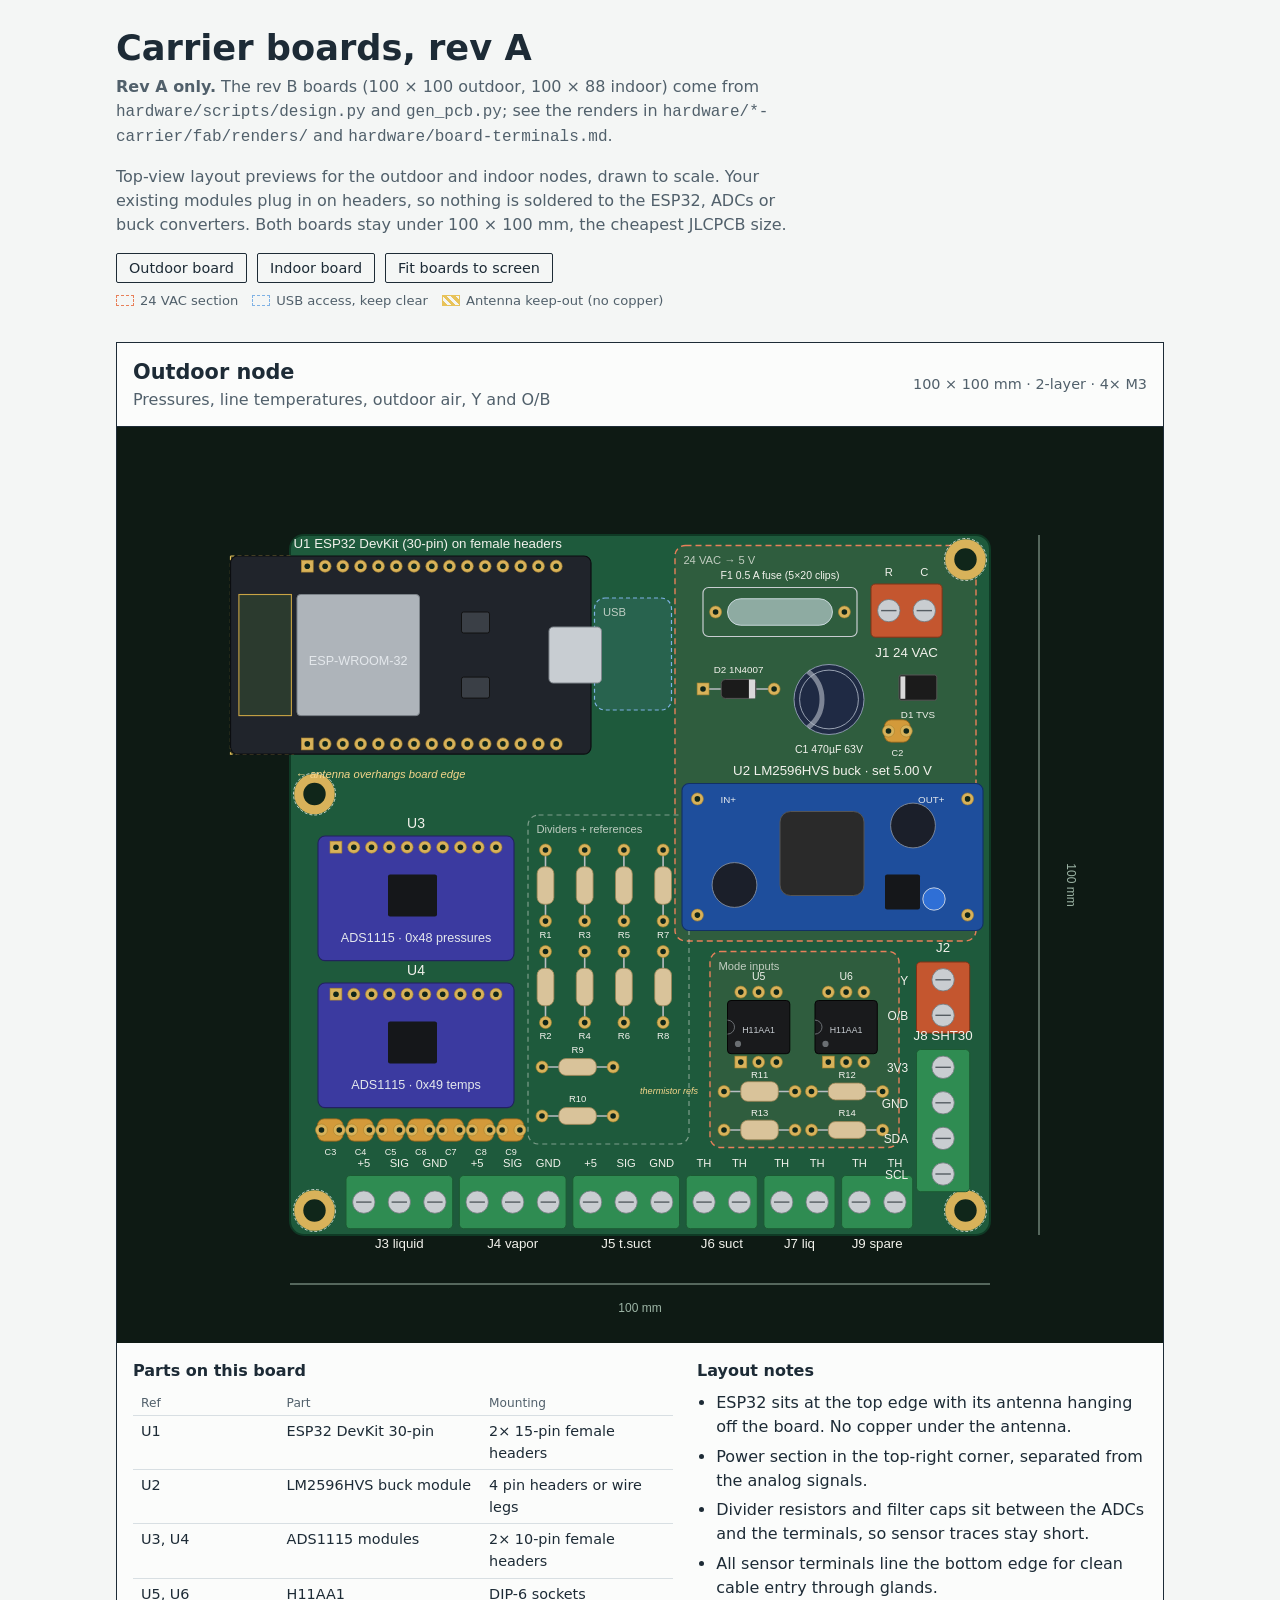
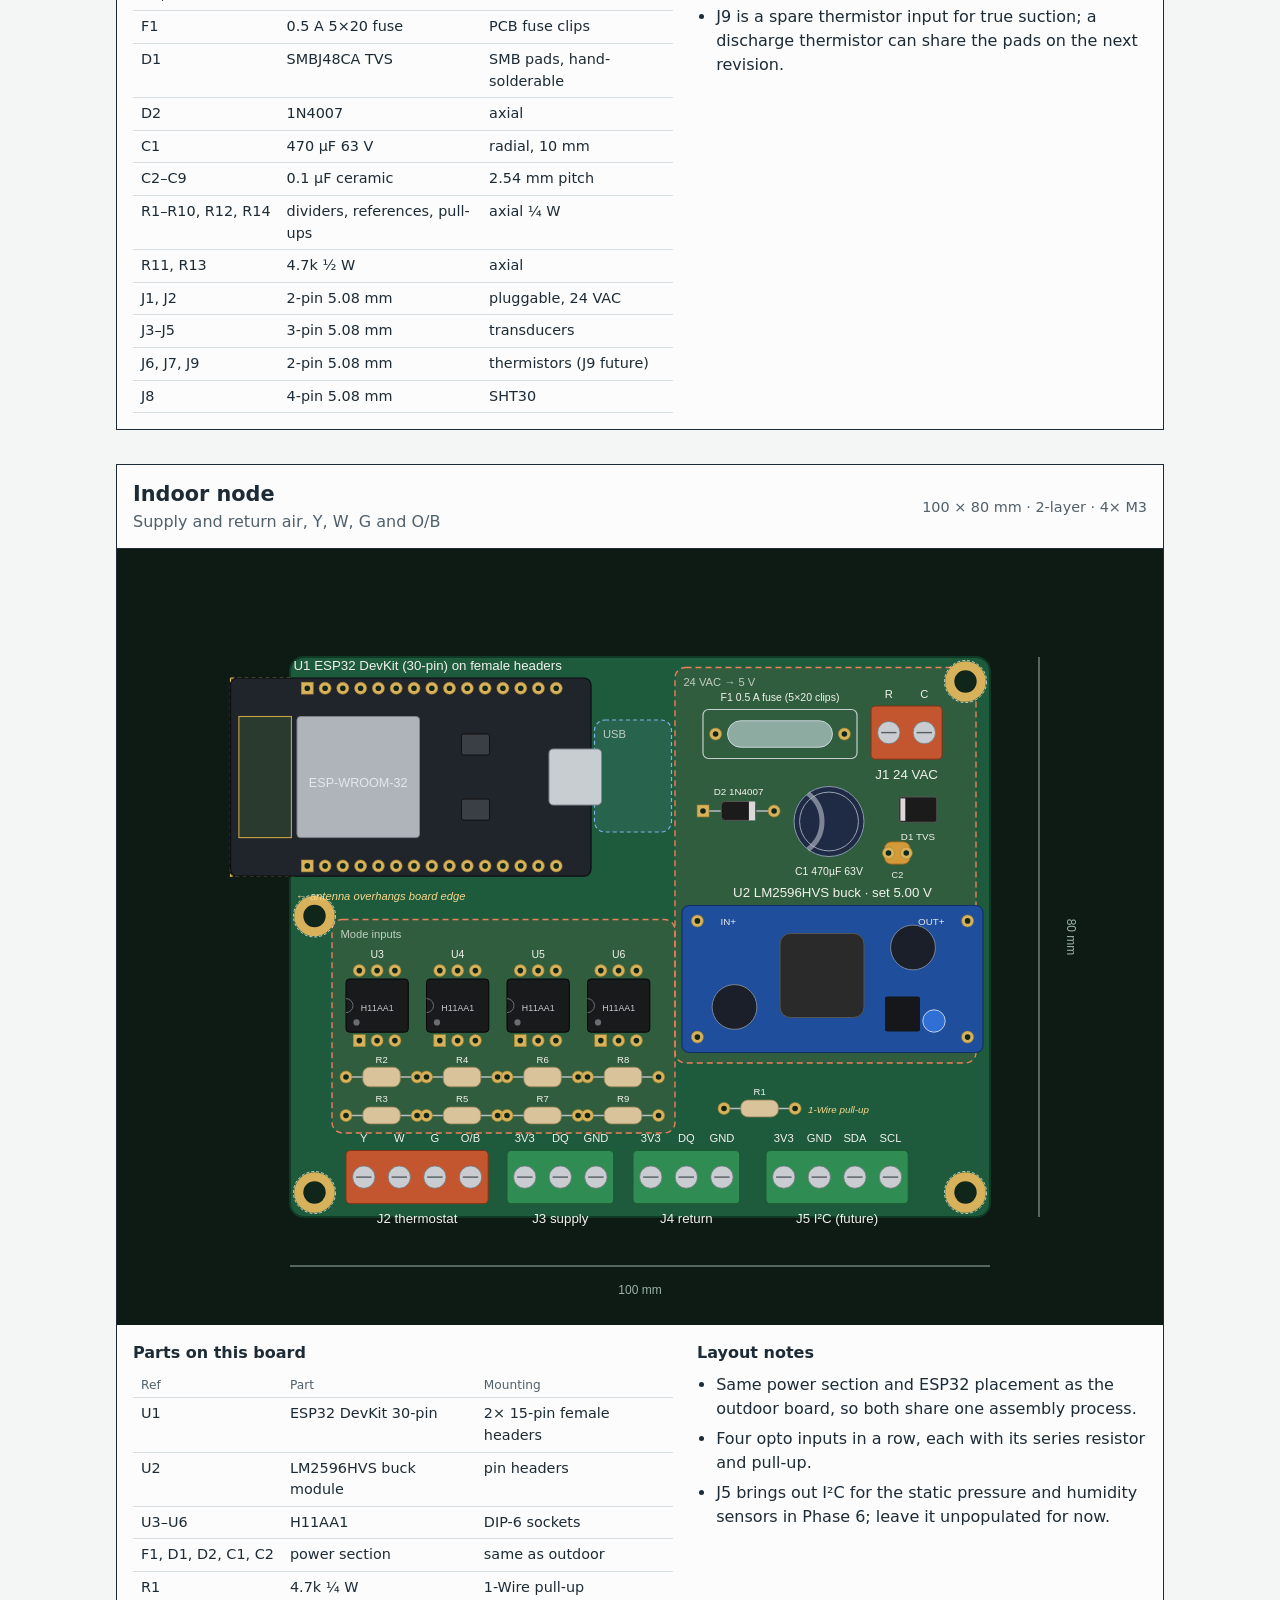
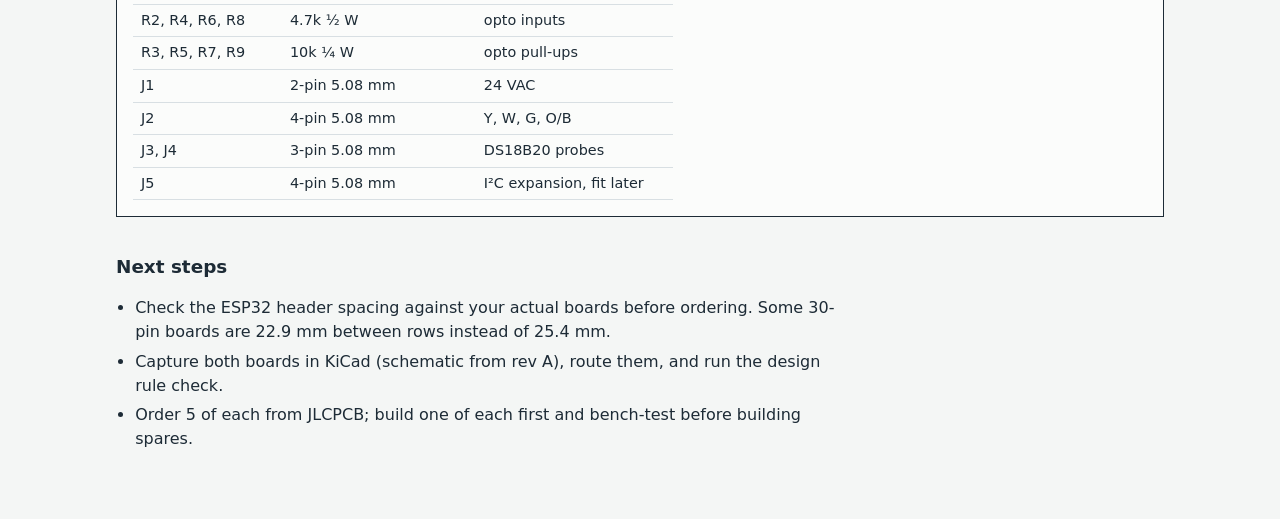
<file: docs/carrier-boards.html>
<!doctype html><html lang="en"><head><meta charset="utf-8">
<meta name="viewport" content="width=device-width, initial-scale=1, viewport-fit=cover">
<title>HVAC monitor carrier boards</title>
<link rel="preconnect" href="https://fonts.cdnfonts.com" crossorigin><link href="https://fonts.cdnfonts.com/css/d-din" rel="stylesheet">
<style>
:root{--paper:#F4F6F5;--sheet:#FBFCFB;--ink:#1D2B36;--ink2:#51606B;--line:#D8DFE3;--accent:#B42318;
 --mono:"D-DIN",Bahnschrift,system-ui,sans-serif;--sans:"D-DIN",Bahnschrift,system-ui,-apple-system,sans-serif;color-scheme:light}
@media (prefers-color-scheme:dark){:root:not([data-theme="light"]){--paper:#10161B;--sheet:#161E24;--ink:#D3DCE3;--ink2:#93A1AC;--line:#27323A;--accent:#F2766B;color-scheme:dark}}
:root[data-theme="dark"]{--paper:#10161B;--sheet:#161E24;--ink:#D3DCE3;--ink2:#93A1AC;--line:#27323A;--accent:#F2766B;color-scheme:dark}
:root{box-sizing:border-box;padding-top:env(safe-area-inset-top,0px);padding-bottom:env(safe-area-inset-bottom,0px)}
html{scroll-padding-top:env(safe-area-inset-top,0px)}
*,*::before,*::after{box-sizing:inherit}
body{margin:0;background:var(--paper);color:var(--ink);font:16px/1.5 var(--sans)}
main{max-width:1080px;margin:0 auto;padding:28px 16px 64px}
h1{font-size:clamp(1.6rem,4vw,2.2rem);font-weight:600;margin:0 0 .4rem;line-height:1.15}
.lede{color:var(--ink2);max-width:66ch;margin:0 0 1rem}
nav{display:flex;flex-wrap:wrap;gap:10px;margin-bottom:8px}
nav a,nav button{font:500 .9rem var(--sans);color:var(--ink);border:1px solid var(--ink);padding:6px 12px;border-radius:2px;background:transparent;text-decoration:none;cursor:pointer}
nav a:hover,nav button:hover{background:var(--ink);color:var(--sheet)}
:focus-visible{outline:2px solid var(--accent);outline-offset:2px}
section.card{margin-top:34px;border:1.5px solid var(--ink);background:var(--sheet)}
.head{display:flex;flex-wrap:wrap;justify-content:space-between;gap:8px;padding:14px 16px;border-bottom:1.5px solid var(--ink)}
.head h2{margin:0;font-size:1.3rem;font-weight:600}.head p{margin:0;color:var(--ink2)}
.spec{font:500 .9rem var(--mono);color:var(--ink2);align-self:center}
.scroll{overflow-x:auto;padding:10px;background:#0E1A14}
.pcb{display:block;height:auto;max-width:none;margin:0 auto}
body.fit .pcb{width:100%}
.below{display:grid;grid-template-columns:1.2fr 1fr;gap:24px;padding:16px}
@media (max-width:760px){.below{grid-template-columns:1fr}}
table{border-collapse:collapse;width:100%;font-size:.9rem}
th,td{text-align:left;padding:5px 8px;border-bottom:1px solid var(--line);vertical-align:top}
th{font:500 .76rem var(--mono);color:var(--ink2)}
td:first-child{font-family:var(--mono);white-space:nowrap}
h3{margin:0 0 8px;font-size:1rem;font-weight:600}
ul{margin:0;padding-left:1.2em}li{margin-bottom:.35rem}
.legend{display:flex;flex-wrap:wrap;gap:14px;font:.82rem var(--mono);color:var(--ink2);margin-top:10px}
.legend i{display:inline-block;width:18px;height:11px;margin-right:6px;vertical-align:-1px;border:1.5px solid}
.k-hv{border-color:#E8805A!important;border-style:dashed!important}.k-usb{border-color:#7FB2E5!important;border-style:dashed!important}.k-keep{background:repeating-linear-gradient(45deg,#E8C35A 0 3px,transparent 3px 6px);border-color:#E8C35A!important}
footer{margin-top:36px;max-width:72ch}footer h2{font-size:1.15rem}
/* board rendering (fixed colors: it's a picture of a physical board) */
.pcb .board{fill:#1E5A3C;stroke:#0F3A25;stroke-width:2}
.pcb .pad{fill:#D8B25A;stroke:#A9832E;stroke-width:.6}.pcb .drill{fill:#10261A}
.pcb .ring{fill:#D8B25A}.pcb .keep{fill:none;stroke:#F2F2EC;stroke-width:.8;stroke-dasharray:3 2}
.pcb .silk{fill:#F2F2EC;font-family:"D-DIN",Bahnschrift,sans-serif;font-size:12px}
.pcb .note{fill:#F6D78B;font-family:"D-DIN",Bahnschrift,sans-serif;font-style:italic}
.pcb .zonelabel{fill:#F2F2EC;opacity:.75;font-family:"D-DIN",Bahnschrift,sans-serif;font-weight:500}
.pcb .zone{fill:none;stroke:#F2F2EC;stroke-opacity:.45;stroke-width:1.2;stroke-dasharray:5 4}
.pcb .zone-hv{fill:rgba(232,128,90,.08);stroke:#E8805A;stroke-width:1.4;stroke-dasharray:6 4}
.pcb .zone-usb{fill:rgba(127,178,229,.10);stroke:#7FB2E5;stroke-width:1.2;stroke-dasharray:4 3}
.pcb .keepzone{fill:url(#none);fill:rgba(232,195,90,.18);stroke:#E8C35A;stroke-width:1.2;stroke-dasharray:4 3}
.pcb .mod-esp{fill:#20242B;stroke:#0B0D10;stroke-width:1.2}.pcb .ant{fill:#2B3A2E;stroke:#C9A445;stroke-width:1.1}
.pcb .can{fill:#AEB4BA;stroke:#7B8288;stroke-width:1}.pcb .usb{fill:#C8CDD2;stroke:#80878D}.pcb .btn{fill:#3A3F46;stroke:#111}
.pcb .mod-ads{fill:#3B3AA0;stroke:#22215F;stroke-width:1.1}.pcb .mod-buck{fill:#1E4E9C;stroke:#123066;stroke-width:1.1}
.pcb .chip{fill:#15171A}.pcb .inductor{fill:#2A2A2A;stroke:#555}.pcb .trim{fill:#2F6FD6;stroke:#E8E8E8;stroke-width:.8}
.pcb .ecap{fill:#1B1F2A;stroke:#9098A5;stroke-width:.8}
.pcb .ecap-big{fill:#1F2A44;stroke:#8C97AE;stroke-width:1}.pcb .ecap-top{fill:none;stroke:#B8C0CE;stroke-width:.8}.pcb .ecap-band{fill:none;stroke:#C9CED8;stroke-width:5;opacity:.55}
.pcb .modlabel{fill:#E4E8EC;font-family:"D-DIN",Bahnschrift,sans-serif;font-weight:500}.pcb .chiplabel{fill:#C8CDD2;font-family:"D-DIN",Bahnschrift,sans-serif}
.pcb .tb{fill:#2F8C52;stroke:#1C5A33;stroke-width:1}.pcb .tb-hv{fill:#C4562F;stroke:#7E3317;stroke-width:1}
.pcb .screw{fill:#C9CDD1;stroke:#6F767C;stroke-width:.8}.pcb .slot{stroke:#555C62;stroke-width:1.4}
.pcb .lead{stroke:#B9BDC1;stroke-width:1.6}.pcb .res{fill:#D9C39A;stroke:#9C8455;stroke-width:.8}
.pcb .cer{fill:#D39A3A;stroke:#8B5F1A;stroke-width:.8}
.pcb .diode{fill:#1B1B1B;stroke:#555}.pcb .band{fill:#D9D9D9}.pcb .smb{fill:#1B1B1B;stroke:#555}
.pcb .fuseclip{fill:none;stroke:#C9CDD1;stroke-width:1.2}.pcb .fuseglass{fill:rgba(220,235,245,.55);stroke:#DCE6EE;stroke-width:.8}
.pcb .dip{fill:#191A1C;stroke:#050505}.pcb .notch{fill:none;stroke:#6A6E72;stroke-width:1}.pcb .pin1{fill:#6A6E72}
.pcb .dim{stroke:var(--ink2);stroke-width:1}.pcb .dimt{fill:var(--ink2);font:12px "D-DIN",Bahnschrift,sans-serif}
.scroll .pcb .dim{stroke:#9DB5A6}.scroll .pcb .dimt{fill:#9DB5A6}
</style></head><body><main>
<h1>Carrier boards, rev A</h1>
<p class="lede"><strong>Rev A only.</strong> The rev B boards (100 &times; 100 outdoor, 100 &times; 88 indoor) come from <code>hardware/scripts/design.py</code> and <code>gen_pcb.py</code>; see the renders in <code>hardware/*-carrier/fab/renders/</code> and <code>hardware/board-terminals.md</code>.</p>
<p class="lede">Top-view layout previews for the outdoor and indoor nodes, drawn to scale. Your existing modules plug in on headers, so nothing is soldered to the ESP32, ADCs or buck converters. Both boards stay under 100 × 100 mm, the cheapest JLCPCB size.</p>
<nav><a href="#outdoor">Outdoor board</a><a href="#indoor">Indoor board</a><button id="fit" type="button" aria-pressed="false">Fit boards to screen</button></nav>
<div class="legend"><span><i class="k-hv"></i>24 VAC section</span><span><i class="k-usb"></i>USB access, keep clear</span><span><i class="k-keep"></i>Antenna keep-out (no copper)</span></div>

<section class="card" id="outdoor"><div class="head"><div><h2>Outdoor node</h2><p>Pressures, line temperatures, outdoor air, Y and O/B</p></div><span class="spec">100 × 100 mm · 2-layer · 4× M3</span></div>
<div class="scroll"><svg class="pcb" viewBox="0 0 896 896" width="896" role="img" aria-label="Outdoor node carrier board"><title>Outdoor node carrier board</title><rect class="board" x="98.0" y="98.0" width="700.0" height="700.0" rx="14.0"/><rect class="keepzone" x="38.5" y="119.0" width="63.0" height="198.1"/><rect class="zone-usb" x="402.5" y="161.0" width="77.0" height="112.0" rx="10.5"/><rect class="zone-hv" x="483.0" y="108.5" width="301.0" height="395.5" rx="10.5"/><rect class="zone" x="336.0" y="378.0" width="161.0" height="329.0" rx="10.5"/><rect class="zone-hv" x="518.0" y="514.5" width="189.0" height="196.0" rx="10.5"/><circle class="keep" cx="122.5" cy="357.0" r="21.0"/><circle class="ring" cx="122.5" cy="357.0" r="20.3"/><circle class="drill" cx="122.5" cy="357.0" r="11.2"/><circle class="keep" cx="122.5" cy="773.5" r="21.0"/><circle class="ring" cx="122.5" cy="773.5" r="20.3"/><circle class="drill" cx="122.5" cy="773.5" r="11.2"/><circle class="keep" cx="773.5" cy="773.5" r="21.0"/><circle class="ring" cx="773.5" cy="773.5" r="20.3"/><circle class="drill" cx="773.5" cy="773.5" r="11.2"/><circle class="keep" cx="773.5" cy="122.5" r="21.0"/><circle class="ring" cx="773.5" cy="122.5" r="20.3"/><circle class="drill" cx="773.5" cy="122.5" r="11.2"/><rect class="mod-esp" x="38.5" y="119.0" width="360.5" height="198.1" rx="7.0"/><rect class="ant" x="46.9" y="157.5" width="52.5" height="121.1" rx="0.0"/><rect class="can" x="105.0" y="157.5" width="122.5" height="121.1" rx="3.5"/><text class="modlabel" x="166.2" y="227.8" text-anchor="middle" style="font-size:12.6px">ESP-WROOM-32</text><rect class="usb" x="357.0" y="190.0" width="52.5" height="56.0" rx="4.2"/><rect class="btn" x="269.5" y="175.0" width="28.0" height="21.0" rx="2.1"/><rect class="btn" x="269.5" y="240.1" width="28.0" height="21.0" rx="2.1"/><rect class="pad" x="109.3" y="123.2" width="11.9" height="11.9" rx="0.0"/><circle class="drill" cx="115.3" cy="129.2" r="2.8"/><circle class="pad" cx="133.1" cy="129.2" r="6.0"/><circle class="drill" cx="133.1" cy="129.2" r="2.8"/><circle class="pad" cx="150.8" cy="129.2" r="6.0"/><circle class="drill" cx="150.8" cy="129.2" r="2.8"/><circle class="pad" cx="168.6" cy="129.2" r="6.0"/><circle class="drill" cx="168.6" cy="129.2" r="2.8"/><circle class="pad" cx="186.4" cy="129.2" r="6.0"/><circle class="drill" cx="186.4" cy="129.2" r="2.8"/><circle class="pad" cx="204.2" cy="129.2" r="6.0"/><circle class="drill" cx="204.2" cy="129.2" r="2.8"/><circle class="pad" cx="222.0" cy="129.2" r="6.0"/><circle class="drill" cx="222.0" cy="129.2" r="2.8"/><circle class="pad" cx="239.8" cy="129.2" r="6.0"/><circle class="drill" cx="239.8" cy="129.2" r="2.8"/><circle class="pad" cx="257.5" cy="129.2" r="6.0"/><circle class="drill" cx="257.5" cy="129.2" r="2.8"/><circle class="pad" cx="275.3" cy="129.2" r="6.0"/><circle class="drill" cx="275.3" cy="129.2" r="2.8"/><circle class="pad" cx="293.1" cy="129.2" r="6.0"/><circle class="drill" cx="293.1" cy="129.2" r="2.8"/><circle class="pad" cx="310.9" cy="129.2" r="6.0"/><circle class="drill" cx="310.9" cy="129.2" r="2.8"/><circle class="pad" cx="328.7" cy="129.2" r="6.0"/><circle class="drill" cx="328.7" cy="129.2" r="2.8"/><circle class="pad" cx="346.4" cy="129.2" r="6.0"/><circle class="drill" cx="346.4" cy="129.2" r="2.8"/><circle class="pad" cx="364.2" cy="129.2" r="6.0"/><circle class="drill" cx="364.2" cy="129.2" r="2.8"/><rect class="pad" x="109.3" y="301.0" width="11.9" height="11.9" rx="0.0"/><circle class="drill" cx="115.3" cy="306.9" r="2.8"/><circle class="pad" cx="133.1" cy="306.9" r="6.0"/><circle class="drill" cx="133.1" cy="306.9" r="2.8"/><circle class="pad" cx="150.8" cy="306.9" r="6.0"/><circle class="drill" cx="150.8" cy="306.9" r="2.8"/><circle class="pad" cx="168.6" cy="306.9" r="6.0"/><circle class="drill" cx="168.6" cy="306.9" r="2.8"/><circle class="pad" cx="186.4" cy="306.9" r="6.0"/><circle class="drill" cx="186.4" cy="306.9" r="2.8"/><circle class="pad" cx="204.2" cy="306.9" r="6.0"/><circle class="drill" cx="204.2" cy="306.9" r="2.8"/><circle class="pad" cx="222.0" cy="306.9" r="6.0"/><circle class="drill" cx="222.0" cy="306.9" r="2.8"/><circle class="pad" cx="239.8" cy="306.9" r="6.0"/><circle class="drill" cx="239.8" cy="306.9" r="2.8"/><circle class="pad" cx="257.5" cy="306.9" r="6.0"/><circle class="drill" cx="257.5" cy="306.9" r="2.8"/><circle class="pad" cx="275.3" cy="306.9" r="6.0"/><circle class="drill" cx="275.3" cy="306.9" r="2.8"/><circle class="pad" cx="293.1" cy="306.9" r="6.0"/><circle class="drill" cx="293.1" cy="306.9" r="2.8"/><circle class="pad" cx="310.9" cy="306.9" r="6.0"/><circle class="drill" cx="310.9" cy="306.9" r="2.8"/><circle class="pad" cx="328.7" cy="306.9" r="6.0"/><circle class="drill" cx="328.7" cy="306.9" r="2.8"/><circle class="pad" cx="346.4" cy="306.9" r="6.0"/><circle class="drill" cx="346.4" cy="306.9" r="2.8"/><circle class="pad" cx="364.2" cy="306.9" r="6.0"/><circle class="drill" cx="364.2" cy="306.9" r="2.8"/><rect class="tb-hv" x="679.0" y="147.0" width="71.1" height="53.2" rx="4.2"/><circle class="screw" cx="696.8" cy="173.6" r="11.2"/><line class="slot" x1="689.1" y1="173.6" x2="704.5" y2="173.6"/><circle class="screw" cx="732.3" cy="173.6" r="11.2"/><line class="slot" x1="724.6" y1="173.6" x2="740.0" y2="173.6"/><rect class="fuseclip" x="511.0" y="150.5" width="154.0" height="49.0" rx="5.6"/><rect class="fuseglass" x="535.5" y="161.7" width="105.0" height="26.6" rx="13.3"/><circle class="pad" cx="523.6" cy="175.0" r="6.0"/><circle class="drill" cx="523.6" cy="175.0" r="2.8"/><circle class="pad" cx="652.4" cy="175.0" r="6.0"/><circle class="drill" cx="652.4" cy="175.0" r="2.8"/><rect class="smb" x="707.0" y="238.0" width="37.8" height="25.2" rx="2.1"/><rect class="band" x="708.4" y="239.4" width="4.9" height="22.4" rx="0.0"/><line class="lead" x1="511.0" y1="252.0" x2="582.1" y2="252.0"/><rect class="diode" x="529.2" y="242.5" width="34.7" height="18.9" rx="4.2"/><rect class="band" x="556.9" y="242.5" width="6.3" height="18.9" rx="0.0"/><rect class="pad" x="505.1" y="246.0" width="11.9" height="11.9" rx="0.0"/><circle class="drill" cx="511.0" cy="252.0" r="2.8"/><circle class="pad" cx="582.1" cy="252.0" r="6.0"/><circle class="drill" cx="582.1" cy="252.0" r="2.8"/><circle class="ecap-big" cx="637.0" cy="262.5" r="35.0"/><path class="ecap-band" d="M616.0 234.5 A35.0 35.0 0 0 1 616.0 290.5"/><circle class="ecap-top" cx="637.0" cy="262.5" r="29.4"/><rect class="cer" x="692.3" y="282.8" width="25.9" height="22.4" rx="7.0"/><circle class="pad" cx="696.5" cy="294.0" r="6.0"/><circle class="drill" cx="696.5" cy="294.0" r="2.8"/><circle class="pad" cx="714.3" cy="294.0" r="6.0"/><circle class="drill" cx="714.3" cy="294.0" r="2.8"/><rect class="mod-buck" x="490.0" y="346.5" width="301.0" height="147.0" rx="7.0"/><rect class="inductor" x="588.0" y="374.5" width="84.0" height="84.0" rx="10.5"/><circle class="ecap" cx="721.0" cy="388.5" r="22.4"/><circle class="ecap" cx="542.5" cy="448.0" r="22.4"/><rect class="chip" x="693.0" y="437.5" width="35.0" height="35.0" rx="2.1"/><circle class="trim" cx="742.0" cy="462.0" r="11.2"/><circle class="pad" cx="505.4" cy="361.9" r="6.0"/><circle class="drill" cx="505.4" cy="361.9" r="2.8"/><circle class="pad" cx="505.4" cy="478.1" r="6.0"/><circle class="drill" cx="505.4" cy="478.1" r="2.8"/><circle class="pad" cx="775.6" cy="361.9" r="6.0"/><circle class="drill" cx="775.6" cy="361.9" r="2.8"/><circle class="pad" cx="775.6" cy="478.1" r="6.0"/><circle class="drill" cx="775.6" cy="478.1" r="2.8"/><text class="modlabel" x="528.5" y="366.1" text-anchor="start" style="font-size:9.8px">IN+</text><text class="modlabel" x="752.5" y="366.1" text-anchor="end" style="font-size:9.8px">OUT+</text><rect class="mod-ads" x="126.0" y="399.0" width="196.0" height="124.6" rx="7.0"/><rect class="chip" x="196.0" y="437.5" width="49.0" height="42.0" rx="2.1"/><rect class="pad" x="138.0" y="404.2" width="11.9" height="11.9" rx="0.0"/><circle class="drill" cx="144.0" cy="410.2" r="2.8"/><circle class="pad" cx="161.8" cy="410.2" r="6.0"/><circle class="drill" cx="161.8" cy="410.2" r="2.8"/><circle class="pad" cx="179.5" cy="410.2" r="6.0"/><circle class="drill" cx="179.5" cy="410.2" r="2.8"/><circle class="pad" cx="197.3" cy="410.2" r="6.0"/><circle class="drill" cx="197.3" cy="410.2" r="2.8"/><circle class="pad" cx="215.1" cy="410.2" r="6.0"/><circle class="drill" cx="215.1" cy="410.2" r="2.8"/><circle class="pad" cx="232.9" cy="410.2" r="6.0"/><circle class="drill" cx="232.9" cy="410.2" r="2.8"/><circle class="pad" cx="250.7" cy="410.2" r="6.0"/><circle class="drill" cx="250.7" cy="410.2" r="2.8"/><circle class="pad" cx="268.4" cy="410.2" r="6.0"/><circle class="drill" cx="268.4" cy="410.2" r="2.8"/><circle class="pad" cx="286.2" cy="410.2" r="6.0"/><circle class="drill" cx="286.2" cy="410.2" r="2.8"/><circle class="pad" cx="304.0" cy="410.2" r="6.0"/><circle class="drill" cx="304.0" cy="410.2" r="2.8"/><text class="modlabel" x="224.0" y="505.4" text-anchor="middle" style="font-size:12.6px">ADS1115 · 0x48 pressures</text><rect class="mod-ads" x="126.0" y="546.0" width="196.0" height="124.6" rx="7.0"/><rect class="chip" x="196.0" y="584.5" width="49.0" height="42.0" rx="2.1"/><rect class="pad" x="138.0" y="551.2" width="11.9" height="11.9" rx="0.0"/><circle class="drill" cx="144.0" cy="557.2" r="2.8"/><circle class="pad" cx="161.8" cy="557.2" r="6.0"/><circle class="drill" cx="161.8" cy="557.2" r="2.8"/><circle class="pad" cx="179.5" cy="557.2" r="6.0"/><circle class="drill" cx="179.5" cy="557.2" r="2.8"/><circle class="pad" cx="197.3" cy="557.2" r="6.0"/><circle class="drill" cx="197.3" cy="557.2" r="2.8"/><circle class="pad" cx="215.1" cy="557.2" r="6.0"/><circle class="drill" cx="215.1" cy="557.2" r="2.8"/><circle class="pad" cx="232.9" cy="557.2" r="6.0"/><circle class="drill" cx="232.9" cy="557.2" r="2.8"/><circle class="pad" cx="250.7" cy="557.2" r="6.0"/><circle class="drill" cx="250.7" cy="557.2" r="2.8"/><circle class="pad" cx="268.4" cy="557.2" r="6.0"/><circle class="drill" cx="268.4" cy="557.2" r="2.8"/><circle class="pad" cx="286.2" cy="557.2" r="6.0"/><circle class="drill" cx="286.2" cy="557.2" r="2.8"/><circle class="pad" cx="304.0" cy="557.2" r="6.0"/><circle class="drill" cx="304.0" cy="557.2" r="2.8"/><text class="modlabel" x="224.0" y="652.4" text-anchor="middle" style="font-size:12.6px">ADS1115 · 0x49 temps</text><line class="lead" x1="353.5" y1="413.0" x2="353.5" y2="484.1"/><rect class="res" x="345.1" y="429.8" width="16.8" height="37.5" rx="7.0"/><circle class="pad" cx="353.5" cy="413.0" r="6.0"/><circle class="drill" cx="353.5" cy="413.0" r="2.8"/><circle class="pad" cx="353.5" cy="484.1" r="6.0"/><circle class="drill" cx="353.5" cy="484.1" r="2.8"/><line class="lead" x1="353.5" y1="514.5" x2="353.5" y2="585.6"/><rect class="res" x="345.1" y="531.3" width="16.8" height="37.5" rx="7.0"/><circle class="pad" cx="353.5" cy="514.5" r="6.0"/><circle class="drill" cx="353.5" cy="514.5" r="2.8"/><circle class="pad" cx="353.5" cy="585.6" r="6.0"/><circle class="drill" cx="353.5" cy="585.6" r="2.8"/><line class="lead" x1="392.7" y1="413.0" x2="392.7" y2="484.1"/><rect class="res" x="384.3" y="429.8" width="16.8" height="37.5" rx="7.0"/><circle class="pad" cx="392.7" cy="413.0" r="6.0"/><circle class="drill" cx="392.7" cy="413.0" r="2.8"/><circle class="pad" cx="392.7" cy="484.1" r="6.0"/><circle class="drill" cx="392.7" cy="484.1" r="2.8"/><line class="lead" x1="392.7" y1="514.5" x2="392.7" y2="585.6"/><rect class="res" x="384.3" y="531.3" width="16.8" height="37.5" rx="7.0"/><circle class="pad" cx="392.7" cy="514.5" r="6.0"/><circle class="drill" cx="392.7" cy="514.5" r="2.8"/><circle class="pad" cx="392.7" cy="585.6" r="6.0"/><circle class="drill" cx="392.7" cy="585.6" r="2.8"/><line class="lead" x1="431.9" y1="413.0" x2="431.9" y2="484.1"/><rect class="res" x="423.5" y="429.8" width="16.8" height="37.5" rx="7.0"/><circle class="pad" cx="431.9" cy="413.0" r="6.0"/><circle class="drill" cx="431.9" cy="413.0" r="2.8"/><circle class="pad" cx="431.9" cy="484.1" r="6.0"/><circle class="drill" cx="431.9" cy="484.1" r="2.8"/><line class="lead" x1="431.9" y1="514.5" x2="431.9" y2="585.6"/><rect class="res" x="423.5" y="531.3" width="16.8" height="37.5" rx="7.0"/><circle class="pad" cx="431.9" cy="514.5" r="6.0"/><circle class="drill" cx="431.9" cy="514.5" r="2.8"/><circle class="pad" cx="431.9" cy="585.6" r="6.0"/><circle class="drill" cx="431.9" cy="585.6" r="2.8"/><line class="lead" x1="471.1" y1="413.0" x2="471.1" y2="484.1"/><rect class="res" x="462.7" y="429.8" width="16.8" height="37.5" rx="7.0"/><circle class="pad" cx="471.1" cy="413.0" r="6.0"/><circle class="drill" cx="471.1" cy="413.0" r="2.8"/><circle class="pad" cx="471.1" cy="484.1" r="6.0"/><circle class="drill" cx="471.1" cy="484.1" r="2.8"/><line class="lead" x1="471.1" y1="514.5" x2="471.1" y2="585.6"/><rect class="res" x="462.7" y="531.3" width="16.8" height="37.5" rx="7.0"/><circle class="pad" cx="471.1" cy="514.5" r="6.0"/><circle class="drill" cx="471.1" cy="514.5" r="2.8"/><circle class="pad" cx="471.1" cy="585.6" r="6.0"/><circle class="drill" cx="471.1" cy="585.6" r="2.8"/><line class="lead" x1="350.0" y1="630.0" x2="421.1" y2="630.0"/><rect class="res" x="366.8" y="621.6" width="37.5" height="16.8" rx="7.0"/><circle class="pad" cx="350.0" cy="630.0" r="6.0"/><circle class="drill" cx="350.0" cy="630.0" r="2.8"/><circle class="pad" cx="421.1" cy="630.0" r="6.0"/><circle class="drill" cx="421.1" cy="630.0" r="2.8"/><line class="lead" x1="350.0" y1="679.0" x2="421.1" y2="679.0"/><rect class="res" x="366.8" y="670.6" width="37.5" height="16.8" rx="7.0"/><circle class="pad" cx="350.0" cy="679.0" r="6.0"/><circle class="drill" cx="350.0" cy="679.0" r="2.8"/><circle class="pad" cx="421.1" cy="679.0" r="6.0"/><circle class="drill" cx="421.1" cy="679.0" r="2.8"/><rect class="cer" x="125.3" y="681.8" width="25.9" height="22.4" rx="7.0"/><circle class="pad" cx="129.5" cy="693.0" r="6.0"/><circle class="drill" cx="129.5" cy="693.0" r="2.8"/><circle class="pad" cx="147.3" cy="693.0" r="6.0"/><circle class="drill" cx="147.3" cy="693.0" r="2.8"/><rect class="cer" x="155.4" y="681.8" width="25.9" height="22.4" rx="7.0"/><circle class="pad" cx="159.6" cy="693.0" r="6.0"/><circle class="drill" cx="159.6" cy="693.0" r="2.8"/><circle class="pad" cx="177.4" cy="693.0" r="6.0"/><circle class="drill" cx="177.4" cy="693.0" r="2.8"/><rect class="cer" x="185.5" y="681.8" width="25.9" height="22.4" rx="7.0"/><circle class="pad" cx="189.7" cy="693.0" r="6.0"/><circle class="drill" cx="189.7" cy="693.0" r="2.8"/><circle class="pad" cx="207.5" cy="693.0" r="6.0"/><circle class="drill" cx="207.5" cy="693.0" r="2.8"/><rect class="cer" x="215.6" y="681.8" width="25.9" height="22.4" rx="7.0"/><circle class="pad" cx="219.8" cy="693.0" r="6.0"/><circle class="drill" cx="219.8" cy="693.0" r="2.8"/><circle class="pad" cx="237.6" cy="693.0" r="6.0"/><circle class="drill" cx="237.6" cy="693.0" r="2.8"/><rect class="cer" x="245.7" y="681.8" width="25.9" height="22.4" rx="7.0"/><circle class="pad" cx="249.9" cy="693.0" r="6.0"/><circle class="drill" cx="249.9" cy="693.0" r="2.8"/><circle class="pad" cx="267.7" cy="693.0" r="6.0"/><circle class="drill" cx="267.7" cy="693.0" r="2.8"/><rect class="cer" x="275.8" y="681.8" width="25.9" height="22.4" rx="7.0"/><circle class="pad" cx="280.0" cy="693.0" r="6.0"/><circle class="drill" cx="280.0" cy="693.0" r="2.8"/><circle class="pad" cx="297.8" cy="693.0" r="6.0"/><circle class="drill" cx="297.8" cy="693.0" r="2.8"/><rect class="cer" x="305.9" y="681.8" width="25.9" height="22.4" rx="7.0"/><circle class="pad" cx="310.1" cy="693.0" r="6.0"/><circle class="drill" cx="310.1" cy="693.0" r="2.8"/><circle class="pad" cx="327.9" cy="693.0" r="6.0"/><circle class="drill" cx="327.9" cy="693.0" r="2.8"/><rect class="dip" x="535.5" y="563.5" width="62.3" height="53.2" rx="3.5"/><path class="notch" d="M535.5 583.1 A7.0 7.0 0 0 1 535.5 597.1"/><circle class="pin1" cx="546.0" cy="606.9" r="3.1"/><rect class="pad" x="542.9" y="619.1" width="11.9" height="11.9" rx="0.0"/><circle class="drill" cx="548.8" cy="625.1" r="2.8"/><circle class="pad" cx="548.8" cy="555.1" r="6.0"/><circle class="drill" cx="548.8" cy="555.1" r="2.8"/><circle class="pad" cx="566.6" cy="625.1" r="6.0"/><circle class="drill" cx="566.6" cy="625.1" r="2.8"/><circle class="pad" cx="566.6" cy="555.1" r="6.0"/><circle class="drill" cx="566.6" cy="555.1" r="2.8"/><circle class="pad" cx="584.4" cy="625.1" r="6.0"/><circle class="drill" cx="584.4" cy="625.1" r="2.8"/><circle class="pad" cx="584.4" cy="555.1" r="6.0"/><circle class="drill" cx="584.4" cy="555.1" r="2.8"/><text class="chiplabel" x="566.6" y="595.7" text-anchor="middle" style="font-size:8.8px">H11AA1</text><rect class="dip" x="623.0" y="563.5" width="62.3" height="53.2" rx="3.5"/><path class="notch" d="M623.0 583.1 A7.0 7.0 0 0 1 623.0 597.1"/><circle class="pin1" cx="633.5" cy="606.9" r="3.1"/><rect class="pad" x="630.4" y="619.1" width="11.9" height="11.9" rx="0.0"/><circle class="drill" cx="636.3" cy="625.1" r="2.8"/><circle class="pad" cx="636.3" cy="555.1" r="6.0"/><circle class="drill" cx="636.3" cy="555.1" r="2.8"/><circle class="pad" cx="654.1" cy="625.1" r="6.0"/><circle class="drill" cx="654.1" cy="625.1" r="2.8"/><circle class="pad" cx="654.1" cy="555.1" r="6.0"/><circle class="drill" cx="654.1" cy="555.1" r="2.8"/><circle class="pad" cx="671.9" cy="625.1" r="6.0"/><circle class="drill" cx="671.9" cy="625.1" r="2.8"/><circle class="pad" cx="671.9" cy="555.1" r="6.0"/><circle class="drill" cx="671.9" cy="555.1" r="2.8"/><text class="chiplabel" x="654.1" y="595.7" text-anchor="middle" style="font-size:8.8px">H11AA1</text><line class="lead" x1="532.0" y1="654.5" x2="603.1" y2="654.5"/><rect class="res" x="548.8" y="644.7" width="37.5" height="19.6" rx="7.0"/><circle class="pad" cx="532.0" cy="654.5" r="6.0"/><circle class="drill" cx="532.0" cy="654.5" r="2.8"/><circle class="pad" cx="603.1" cy="654.5" r="6.0"/><circle class="drill" cx="603.1" cy="654.5" r="2.8"/><line class="lead" x1="619.5" y1="654.5" x2="690.6" y2="654.5"/><rect class="res" x="636.3" y="646.1" width="37.5" height="16.8" rx="7.0"/><circle class="pad" cx="619.5" cy="654.5" r="6.0"/><circle class="drill" cx="619.5" cy="654.5" r="2.8"/><circle class="pad" cx="690.6" cy="654.5" r="6.0"/><circle class="drill" cx="690.6" cy="654.5" r="2.8"/><line class="lead" x1="532.0" y1="693.0" x2="603.1" y2="693.0"/><rect class="res" x="548.8" y="683.2" width="37.5" height="19.6" rx="7.0"/><circle class="pad" cx="532.0" cy="693.0" r="6.0"/><circle class="drill" cx="532.0" cy="693.0" r="2.8"/><circle class="pad" cx="603.1" cy="693.0" r="6.0"/><circle class="drill" cx="603.1" cy="693.0" r="2.8"/><line class="lead" x1="619.5" y1="693.0" x2="690.6" y2="693.0"/><rect class="res" x="636.3" y="684.6" width="37.5" height="16.8" rx="7.0"/><circle class="pad" cx="619.5" cy="693.0" r="6.0"/><circle class="drill" cx="619.5" cy="693.0" r="2.8"/><circle class="pad" cx="690.6" cy="693.0" r="6.0"/><circle class="drill" cx="690.6" cy="693.0" r="2.8"/><rect class="tb-hv" x="724.5" y="525.0" width="53.2" height="71.1" rx="4.2"/><circle class="screw" cx="751.1" cy="542.8" r="11.2"/><line class="slot" x1="743.4" y1="542.8" x2="758.8" y2="542.8"/><circle class="screw" cx="751.1" cy="578.3" r="11.2"/><line class="slot" x1="743.4" y1="578.3" x2="758.8" y2="578.3"/><rect class="tb" x="724.5" y="612.5" width="53.2" height="142.2" rx="4.2"/><circle class="screw" cx="751.1" cy="630.3" r="11.2"/><line class="slot" x1="743.4" y1="630.3" x2="758.8" y2="630.3"/><circle class="screw" cx="751.1" cy="665.8" r="11.2"/><line class="slot" x1="743.4" y1="665.8" x2="758.8" y2="665.8"/><circle class="screw" cx="751.1" cy="701.4" r="11.2"/><line class="slot" x1="743.4" y1="701.4" x2="758.8" y2="701.4"/><circle class="screw" cx="751.1" cy="737.0" r="11.2"/><line class="slot" x1="743.4" y1="737.0" x2="758.8" y2="737.0"/><rect class="tb" x="154.0" y="738.5" width="106.7" height="53.2" rx="4.2"/><circle class="screw" cx="171.8" cy="765.1" r="11.2"/><line class="slot" x1="164.1" y1="765.1" x2="179.5" y2="765.1"/><circle class="screw" cx="207.3" cy="765.1" r="11.2"/><line class="slot" x1="199.6" y1="765.1" x2="215.0" y2="765.1"/><circle class="screw" cx="242.9" cy="765.1" r="11.2"/><line class="slot" x1="235.2" y1="765.1" x2="250.6" y2="765.1"/><rect class="tb" x="267.4" y="738.5" width="106.7" height="53.2" rx="4.2"/><circle class="screw" cx="285.2" cy="765.1" r="11.2"/><line class="slot" x1="277.5" y1="765.1" x2="292.9" y2="765.1"/><circle class="screw" cx="320.7" cy="765.1" r="11.2"/><line class="slot" x1="313.0" y1="765.1" x2="328.4" y2="765.1"/><circle class="screw" cx="356.3" cy="765.1" r="11.2"/><line class="slot" x1="348.6" y1="765.1" x2="364.0" y2="765.1"/><rect class="tb" x="380.8" y="738.5" width="106.7" height="53.2" rx="4.2"/><circle class="screw" cx="398.6" cy="765.1" r="11.2"/><line class="slot" x1="390.9" y1="765.1" x2="406.3" y2="765.1"/><circle class="screw" cx="434.1" cy="765.1" r="11.2"/><line class="slot" x1="426.4" y1="765.1" x2="441.8" y2="765.1"/><circle class="screw" cx="469.7" cy="765.1" r="11.2"/><line class="slot" x1="462.0" y1="765.1" x2="477.4" y2="765.1"/><rect class="tb" x="494.2" y="738.5" width="71.1" height="53.2" rx="4.2"/><circle class="screw" cx="512.0" cy="765.1" r="11.2"/><line class="slot" x1="504.3" y1="765.1" x2="519.7" y2="765.1"/><circle class="screw" cx="547.5" cy="765.1" r="11.2"/><line class="slot" x1="539.8" y1="765.1" x2="555.2" y2="765.1"/><rect class="tb" x="571.9" y="738.5" width="71.1" height="53.2" rx="4.2"/><circle class="screw" cx="589.7" cy="765.1" r="11.2"/><line class="slot" x1="582.0" y1="765.1" x2="597.4" y2="765.1"/><circle class="screw" cx="625.2" cy="765.1" r="11.2"/><line class="slot" x1="617.5" y1="765.1" x2="632.9" y2="765.1"/><rect class="tb" x="649.6" y="738.5" width="71.1" height="53.2" rx="4.2"/><circle class="screw" cx="667.4" cy="765.1" r="11.2"/><line class="slot" x1="659.7" y1="765.1" x2="675.1" y2="765.1"/><circle class="screw" cx="702.9" cy="765.1" r="11.2"/><line class="slot" x1="695.2" y1="765.1" x2="710.6" y2="765.1"/><text class="silk" x="101.5" y="110.6" text-anchor="start" style="font-size:13.3px">U1  ESP32 DevKit (30-pin) on female headers</text><text class="note" x="103.6" y="340.9" text-anchor="start" style="font-size:11.2px">← antenna overhangs board edge</text><text class="zonelabel" x="410.9" y="179.2" text-anchor="start" style="font-size:11.2px">USB</text><text class="zonelabel" x="491.4" y="126.7" text-anchor="start" style="font-size:11.2px">24 VAC → 5 V</text><text class="silk" x="696.8" y="138.6" text-anchor="middle" style="font-size:11.2px">R</text><text class="silk" x="732.3" y="138.6" text-anchor="middle" style="font-size:11.2px">C</text><text class="silk" x="714.6" y="219.8" text-anchor="middle" style="font-size:13.3px">J1  24 VAC</text><text class="silk" x="588.0" y="142.1" text-anchor="middle" style="font-size:10.5px">F1 0.5 A fuse (5×20 clips)</text><text class="silk" x="725.9" y="281.4" text-anchor="middle" style="font-size:9.8px">D1 TVS</text><text class="silk" x="546.6" y="235.9" text-anchor="middle" style="font-size:9.8px">D2 1N4007</text><text class="silk" x="637.0" y="315.7" text-anchor="middle" style="font-size:10.5px">C1 470µF 63V</text><text class="silk" x="705.4" y="319.2" text-anchor="middle" style="font-size:9.1px">C2</text><text class="silk" x="640.5" y="338.1" text-anchor="middle" style="font-size:13.3px">U2  LM2596HVS buck · set 5.00 V</text><text class="silk" x="224.0" y="390.6" text-anchor="middle" style="font-size:14.0px">U3</text><text class="silk" x="224.0" y="537.6" text-anchor="middle" style="font-size:14.0px">U4</text><text class="zonelabel" x="344.4" y="396.2" text-anchor="start" style="font-size:11.2px">Dividers + references</text><text class="silk" x="353.5" y="500.9" text-anchor="middle" style="font-size:9.5px">R1</text><text class="silk" x="353.5" y="602.4" text-anchor="middle" style="font-size:9.5px">R2</text><text class="silk" x="392.7" y="500.9" text-anchor="middle" style="font-size:9.5px">R3</text><text class="silk" x="392.7" y="602.4" text-anchor="middle" style="font-size:9.5px">R4</text><text class="silk" x="431.9" y="500.9" text-anchor="middle" style="font-size:9.5px">R5</text><text class="silk" x="431.9" y="602.4" text-anchor="middle" style="font-size:9.5px">R6</text><text class="silk" x="471.1" y="500.9" text-anchor="middle" style="font-size:9.5px">R7</text><text class="silk" x="471.1" y="602.4" text-anchor="middle" style="font-size:9.5px">R8</text><text class="silk" x="385.6" y="616.0" text-anchor="middle" style="font-size:9.5px">R9</text><text class="silk" x="385.6" y="665.0" text-anchor="middle" style="font-size:9.5px">R10</text><text class="note" x="448.0" y="656.6" text-anchor="start" style="font-size:9.1px">thermistor refs</text><text class="silk" x="138.4" y="718.2" text-anchor="middle" style="font-size:9.1px">C3</text><text class="silk" x="168.5" y="718.2" text-anchor="middle" style="font-size:9.1px">C4</text><text class="silk" x="198.6" y="718.2" text-anchor="middle" style="font-size:9.1px">C5</text><text class="silk" x="228.7" y="718.2" text-anchor="middle" style="font-size:9.1px">C6</text><text class="silk" x="258.8" y="718.2" text-anchor="middle" style="font-size:9.1px">C7</text><text class="silk" x="288.9" y="718.2" text-anchor="middle" style="font-size:9.1px">C8</text><text class="silk" x="319.0" y="718.2" text-anchor="middle" style="font-size:9.1px">C9</text><text class="zonelabel" x="526.4" y="532.7" text-anchor="start" style="font-size:11.2px">Mode inputs</text><text class="silk" x="566.6" y="542.5" text-anchor="middle" style="font-size:10.5px">U5</text><text class="silk" x="654.1" y="542.5" text-anchor="middle" style="font-size:10.5px">U6</text><text class="silk" x="567.6" y="640.5" text-anchor="middle" style="font-size:9.5px">R11</text><text class="silk" x="655.1" y="640.5" text-anchor="middle" style="font-size:9.5px">R12</text><text class="silk" x="567.6" y="679.0" text-anchor="middle" style="font-size:9.5px">R13</text><text class="silk" x="655.1" y="679.0" text-anchor="middle" style="font-size:9.5px">R14</text><text class="silk" x="716.1" y="547.7" text-anchor="end" style="font-size:11.9px">Y</text><text class="silk" x="716.1" y="583.2" text-anchor="end" style="font-size:11.9px">O/B</text><text class="silk" x="751.1" y="515.2" text-anchor="middle" style="font-size:13.3px">J2</text><text class="silk" x="716.1" y="635.2" text-anchor="end" style="font-size:11.9px">3V3</text><text class="silk" x="716.1" y="670.7" text-anchor="end" style="font-size:11.9px">GND</text><text class="silk" x="716.1" y="706.3" text-anchor="end" style="font-size:11.9px">SDA</text><text class="silk" x="716.1" y="741.9" text-anchor="end" style="font-size:11.9px">SCL</text><text class="silk" x="751.1" y="602.7" text-anchor="middle" style="font-size:13.3px">J8 SHT30</text><text class="silk" x="171.8" y="730.1" text-anchor="middle" style="font-size:11.2px">+5</text><text class="silk" x="207.3" y="730.1" text-anchor="middle" style="font-size:11.2px">SIG</text><text class="silk" x="242.9" y="730.1" text-anchor="middle" style="font-size:11.2px">GND</text><text class="silk" x="207.3" y="811.3" text-anchor="middle" style="font-size:13.3px">J3 liquid</text><text class="silk" x="285.2" y="730.1" text-anchor="middle" style="font-size:11.2px">+5</text><text class="silk" x="320.7" y="730.1" text-anchor="middle" style="font-size:11.2px">SIG</text><text class="silk" x="356.3" y="730.1" text-anchor="middle" style="font-size:11.2px">GND</text><text class="silk" x="320.7" y="811.3" text-anchor="middle" style="font-size:13.3px">J4 vapor</text><text class="silk" x="398.6" y="730.1" text-anchor="middle" style="font-size:11.2px">+5</text><text class="silk" x="434.1" y="730.1" text-anchor="middle" style="font-size:11.2px">SIG</text><text class="silk" x="469.7" y="730.1" text-anchor="middle" style="font-size:11.2px">GND</text><text class="silk" x="434.1" y="811.3" text-anchor="middle" style="font-size:13.3px">J5 t.suct</text><text class="silk" x="512.0" y="730.1" text-anchor="middle" style="font-size:11.2px">TH</text><text class="silk" x="547.5" y="730.1" text-anchor="middle" style="font-size:11.2px">TH</text><text class="silk" x="529.8" y="811.3" text-anchor="middle" style="font-size:13.3px">J6 suct</text><text class="silk" x="589.7" y="730.1" text-anchor="middle" style="font-size:11.2px">TH</text><text class="silk" x="625.2" y="730.1" text-anchor="middle" style="font-size:11.2px">TH</text><text class="silk" x="607.5" y="811.3" text-anchor="middle" style="font-size:13.3px">J7 liq</text><text class="silk" x="667.4" y="730.1" text-anchor="middle" style="font-size:11.2px">TH</text><text class="silk" x="702.9" y="730.1" text-anchor="middle" style="font-size:11.2px">TH</text><text class="silk" x="685.2" y="811.3" text-anchor="middle" style="font-size:13.3px">J9 spare</text><line class="dim" x1="98.0" y1="847.0" x2="798.0" y2="847.0"/><text class="dimt" x="448.0" y="875.0" text-anchor="middle">100 mm</text><line class="dim" x1="847.0" y1="98.0" x2="847.0" y2="798.0"/><text class="dimt" x="875.0" y="448.0" text-anchor="middle" transform="rotate(90 875.0 448.0)">100 mm</text></svg></div>
<div class="below"><div><h3>Parts on this board</h3><table><thead><tr><th>Ref</th><th>Part</th><th>Mounting</th></tr></thead><tbody><tr><td>U1</td><td>ESP32 DevKit 30-pin</td><td>2× 15-pin female headers</td></tr><tr><td>U2</td><td>LM2596HVS buck module</td><td>4 pin headers or wire legs</td></tr><tr><td>U3, U4</td><td>ADS1115 modules</td><td>2× 10-pin female headers</td></tr><tr><td>U5, U6</td><td>H11AA1</td><td>DIP-6 sockets</td></tr><tr><td>F1</td><td>0.5 A 5×20 fuse</td><td>PCB fuse clips</td></tr><tr><td>D1</td><td>SMBJ48CA TVS</td><td>SMB pads, hand-solderable</td></tr><tr><td>D2</td><td>1N4007</td><td>axial</td></tr><tr><td>C1</td><td>470 µF 63 V</td><td>radial, 10 mm</td></tr><tr><td>C2–C9</td><td>0.1 µF ceramic</td><td>2.54 mm pitch</td></tr><tr><td>R1–R10, R12, R14</td><td>dividers, references, pull-ups</td><td>axial ¼ W</td></tr><tr><td>R11, R13</td><td>4.7k ½ W</td><td>axial</td></tr><tr><td>J1, J2</td><td>2-pin 5.08 mm</td><td>pluggable, 24 VAC</td></tr><tr><td>J3–J5</td><td>3-pin 5.08 mm</td><td>transducers</td></tr><tr><td>J6, J7, J9</td><td>2-pin 5.08 mm</td><td>thermistors (J9 future)</td></tr><tr><td>J8</td><td>4-pin 5.08 mm</td><td>SHT30</td></tr></tbody></table></div>
<div><h3>Layout notes</h3><ul>
<li>ESP32 sits at the top edge with its antenna hanging off the board. No copper under the antenna.</li>
<li>Power section in the top-right corner, separated from the analog signals.</li>
<li>Divider resistors and filter caps sit between the ADCs and the terminals, so sensor traces stay short.</li>
<li>All sensor terminals line the bottom edge for clean cable entry through glands.</li>
<li>J9 is a spare thermistor input for true suction; a discharge thermistor can share the pads on the next revision.</li>
</ul></div></div></section>

<section class="card" id="indoor"><div class="head"><div><h2>Indoor node</h2><p>Supply and return air, Y, W, G and O/B</p></div><span class="spec">100 × 80 mm · 2-layer · 4× M3</span></div>
<div class="scroll"><svg class="pcb" viewBox="0 0 896 756" width="896" role="img" aria-label="Indoor node carrier board"><title>Indoor node carrier board</title><rect class="board" x="98.0" y="98.0" width="700.0" height="560.0" rx="14.0"/><rect class="keepzone" x="38.5" y="119.0" width="63.0" height="198.1"/><rect class="zone-usb" x="402.5" y="161.0" width="77.0" height="112.0" rx="10.5"/><rect class="zone-hv" x="483.0" y="108.5" width="301.0" height="395.5" rx="10.5"/><rect class="zone-hv" x="140.0" y="360.5" width="343.0" height="213.5" rx="10.5"/><circle class="keep" cx="122.5" cy="357.0" r="21.0"/><circle class="ring" cx="122.5" cy="357.0" r="20.3"/><circle class="drill" cx="122.5" cy="357.0" r="11.2"/><circle class="keep" cx="122.5" cy="633.5" r="21.0"/><circle class="ring" cx="122.5" cy="633.5" r="20.3"/><circle class="drill" cx="122.5" cy="633.5" r="11.2"/><circle class="keep" cx="773.5" cy="633.5" r="21.0"/><circle class="ring" cx="773.5" cy="633.5" r="20.3"/><circle class="drill" cx="773.5" cy="633.5" r="11.2"/><circle class="keep" cx="773.5" cy="122.5" r="21.0"/><circle class="ring" cx="773.5" cy="122.5" r="20.3"/><circle class="drill" cx="773.5" cy="122.5" r="11.2"/><rect class="mod-esp" x="38.5" y="119.0" width="360.5" height="198.1" rx="7.0"/><rect class="ant" x="46.9" y="157.5" width="52.5" height="121.1" rx="0.0"/><rect class="can" x="105.0" y="157.5" width="122.5" height="121.1" rx="3.5"/><text class="modlabel" x="166.2" y="227.8" text-anchor="middle" style="font-size:12.6px">ESP-WROOM-32</text><rect class="usb" x="357.0" y="190.0" width="52.5" height="56.0" rx="4.2"/><rect class="btn" x="269.5" y="175.0" width="28.0" height="21.0" rx="2.1"/><rect class="btn" x="269.5" y="240.1" width="28.0" height="21.0" rx="2.1"/><rect class="pad" x="109.3" y="123.2" width="11.9" height="11.9" rx="0.0"/><circle class="drill" cx="115.3" cy="129.2" r="2.8"/><circle class="pad" cx="133.1" cy="129.2" r="6.0"/><circle class="drill" cx="133.1" cy="129.2" r="2.8"/><circle class="pad" cx="150.8" cy="129.2" r="6.0"/><circle class="drill" cx="150.8" cy="129.2" r="2.8"/><circle class="pad" cx="168.6" cy="129.2" r="6.0"/><circle class="drill" cx="168.6" cy="129.2" r="2.8"/><circle class="pad" cx="186.4" cy="129.2" r="6.0"/><circle class="drill" cx="186.4" cy="129.2" r="2.8"/><circle class="pad" cx="204.2" cy="129.2" r="6.0"/><circle class="drill" cx="204.2" cy="129.2" r="2.8"/><circle class="pad" cx="222.0" cy="129.2" r="6.0"/><circle class="drill" cx="222.0" cy="129.2" r="2.8"/><circle class="pad" cx="239.8" cy="129.2" r="6.0"/><circle class="drill" cx="239.8" cy="129.2" r="2.8"/><circle class="pad" cx="257.5" cy="129.2" r="6.0"/><circle class="drill" cx="257.5" cy="129.2" r="2.8"/><circle class="pad" cx="275.3" cy="129.2" r="6.0"/><circle class="drill" cx="275.3" cy="129.2" r="2.8"/><circle class="pad" cx="293.1" cy="129.2" r="6.0"/><circle class="drill" cx="293.1" cy="129.2" r="2.8"/><circle class="pad" cx="310.9" cy="129.2" r="6.0"/><circle class="drill" cx="310.9" cy="129.2" r="2.8"/><circle class="pad" cx="328.7" cy="129.2" r="6.0"/><circle class="drill" cx="328.7" cy="129.2" r="2.8"/><circle class="pad" cx="346.4" cy="129.2" r="6.0"/><circle class="drill" cx="346.4" cy="129.2" r="2.8"/><circle class="pad" cx="364.2" cy="129.2" r="6.0"/><circle class="drill" cx="364.2" cy="129.2" r="2.8"/><rect class="pad" x="109.3" y="301.0" width="11.9" height="11.9" rx="0.0"/><circle class="drill" cx="115.3" cy="306.9" r="2.8"/><circle class="pad" cx="133.1" cy="306.9" r="6.0"/><circle class="drill" cx="133.1" cy="306.9" r="2.8"/><circle class="pad" cx="150.8" cy="306.9" r="6.0"/><circle class="drill" cx="150.8" cy="306.9" r="2.8"/><circle class="pad" cx="168.6" cy="306.9" r="6.0"/><circle class="drill" cx="168.6" cy="306.9" r="2.8"/><circle class="pad" cx="186.4" cy="306.9" r="6.0"/><circle class="drill" cx="186.4" cy="306.9" r="2.8"/><circle class="pad" cx="204.2" cy="306.9" r="6.0"/><circle class="drill" cx="204.2" cy="306.9" r="2.8"/><circle class="pad" cx="222.0" cy="306.9" r="6.0"/><circle class="drill" cx="222.0" cy="306.9" r="2.8"/><circle class="pad" cx="239.8" cy="306.9" r="6.0"/><circle class="drill" cx="239.8" cy="306.9" r="2.8"/><circle class="pad" cx="257.5" cy="306.9" r="6.0"/><circle class="drill" cx="257.5" cy="306.9" r="2.8"/><circle class="pad" cx="275.3" cy="306.9" r="6.0"/><circle class="drill" cx="275.3" cy="306.9" r="2.8"/><circle class="pad" cx="293.1" cy="306.9" r="6.0"/><circle class="drill" cx="293.1" cy="306.9" r="2.8"/><circle class="pad" cx="310.9" cy="306.9" r="6.0"/><circle class="drill" cx="310.9" cy="306.9" r="2.8"/><circle class="pad" cx="328.7" cy="306.9" r="6.0"/><circle class="drill" cx="328.7" cy="306.9" r="2.8"/><circle class="pad" cx="346.4" cy="306.9" r="6.0"/><circle class="drill" cx="346.4" cy="306.9" r="2.8"/><circle class="pad" cx="364.2" cy="306.9" r="6.0"/><circle class="drill" cx="364.2" cy="306.9" r="2.8"/><rect class="tb-hv" x="679.0" y="147.0" width="71.1" height="53.2" rx="4.2"/><circle class="screw" cx="696.8" cy="173.6" r="11.2"/><line class="slot" x1="689.1" y1="173.6" x2="704.5" y2="173.6"/><circle class="screw" cx="732.3" cy="173.6" r="11.2"/><line class="slot" x1="724.6" y1="173.6" x2="740.0" y2="173.6"/><rect class="fuseclip" x="511.0" y="150.5" width="154.0" height="49.0" rx="5.6"/><rect class="fuseglass" x="535.5" y="161.7" width="105.0" height="26.6" rx="13.3"/><circle class="pad" cx="523.6" cy="175.0" r="6.0"/><circle class="drill" cx="523.6" cy="175.0" r="2.8"/><circle class="pad" cx="652.4" cy="175.0" r="6.0"/><circle class="drill" cx="652.4" cy="175.0" r="2.8"/><rect class="smb" x="707.0" y="238.0" width="37.8" height="25.2" rx="2.1"/><rect class="band" x="708.4" y="239.4" width="4.9" height="22.4" rx="0.0"/><line class="lead" x1="511.0" y1="252.0" x2="582.1" y2="252.0"/><rect class="diode" x="529.2" y="242.5" width="34.7" height="18.9" rx="4.2"/><rect class="band" x="556.9" y="242.5" width="6.3" height="18.9" rx="0.0"/><rect class="pad" x="505.1" y="246.0" width="11.9" height="11.9" rx="0.0"/><circle class="drill" cx="511.0" cy="252.0" r="2.8"/><circle class="pad" cx="582.1" cy="252.0" r="6.0"/><circle class="drill" cx="582.1" cy="252.0" r="2.8"/><circle class="ecap-big" cx="637.0" cy="262.5" r="35.0"/><path class="ecap-band" d="M616.0 234.5 A35.0 35.0 0 0 1 616.0 290.5"/><circle class="ecap-top" cx="637.0" cy="262.5" r="29.4"/><rect class="cer" x="692.3" y="282.8" width="25.9" height="22.4" rx="7.0"/><circle class="pad" cx="696.5" cy="294.0" r="6.0"/><circle class="drill" cx="696.5" cy="294.0" r="2.8"/><circle class="pad" cx="714.3" cy="294.0" r="6.0"/><circle class="drill" cx="714.3" cy="294.0" r="2.8"/><rect class="mod-buck" x="490.0" y="346.5" width="301.0" height="147.0" rx="7.0"/><rect class="inductor" x="588.0" y="374.5" width="84.0" height="84.0" rx="10.5"/><circle class="ecap" cx="721.0" cy="388.5" r="22.4"/><circle class="ecap" cx="542.5" cy="448.0" r="22.4"/><rect class="chip" x="693.0" y="437.5" width="35.0" height="35.0" rx="2.1"/><circle class="trim" cx="742.0" cy="462.0" r="11.2"/><circle class="pad" cx="505.4" cy="361.9" r="6.0"/><circle class="drill" cx="505.4" cy="361.9" r="2.8"/><circle class="pad" cx="505.4" cy="478.1" r="6.0"/><circle class="drill" cx="505.4" cy="478.1" r="2.8"/><circle class="pad" cx="775.6" cy="361.9" r="6.0"/><circle class="drill" cx="775.6" cy="361.9" r="2.8"/><circle class="pad" cx="775.6" cy="478.1" r="6.0"/><circle class="drill" cx="775.6" cy="478.1" r="2.8"/><text class="modlabel" x="528.5" y="366.1" text-anchor="start" style="font-size:9.8px">IN+</text><text class="modlabel" x="752.5" y="366.1" text-anchor="end" style="font-size:9.8px">OUT+</text><rect class="dip" x="154.0" y="420.0" width="62.3" height="53.2" rx="3.5"/><path class="notch" d="M154.0 439.6 A7.0 7.0 0 0 1 154.0 453.6"/><circle class="pin1" cx="164.5" cy="463.4" r="3.1"/><rect class="pad" x="161.3" y="475.7" width="11.9" height="11.9" rx="0.0"/><circle class="drill" cx="167.3" cy="481.6" r="2.8"/><circle class="pad" cx="167.3" cy="411.6" r="6.0"/><circle class="drill" cx="167.3" cy="411.6" r="2.8"/><circle class="pad" cx="185.1" cy="481.6" r="6.0"/><circle class="drill" cx="185.1" cy="481.6" r="2.8"/><circle class="pad" cx="185.1" cy="411.6" r="6.0"/><circle class="drill" cx="185.1" cy="411.6" r="2.8"/><circle class="pad" cx="202.9" cy="481.6" r="6.0"/><circle class="drill" cx="202.9" cy="481.6" r="2.8"/><circle class="pad" cx="202.9" cy="411.6" r="6.0"/><circle class="drill" cx="202.9" cy="411.6" r="2.8"/><text class="chiplabel" x="185.2" y="452.2" text-anchor="middle" style="font-size:8.8px">H11AA1</text><line class="lead" x1="154.0" y1="518.0" x2="225.1" y2="518.0"/><rect class="res" x="170.8" y="508.2" width="37.5" height="19.6" rx="7.0"/><circle class="pad" cx="154.0" cy="518.0" r="6.0"/><circle class="drill" cx="154.0" cy="518.0" r="2.8"/><circle class="pad" cx="225.1" cy="518.0" r="6.0"/><circle class="drill" cx="225.1" cy="518.0" r="2.8"/><line class="lead" x1="154.0" y1="556.5" x2="225.1" y2="556.5"/><rect class="res" x="170.8" y="548.1" width="37.5" height="16.8" rx="7.0"/><circle class="pad" cx="154.0" cy="556.5" r="6.0"/><circle class="drill" cx="154.0" cy="556.5" r="2.8"/><circle class="pad" cx="225.1" cy="556.5" r="6.0"/><circle class="drill" cx="225.1" cy="556.5" r="2.8"/><rect class="dip" x="234.5" y="420.0" width="62.3" height="53.2" rx="3.5"/><path class="notch" d="M234.5 439.6 A7.0 7.0 0 0 1 234.5 453.6"/><circle class="pin1" cx="245.0" cy="463.4" r="3.1"/><rect class="pad" x="241.8" y="475.7" width="11.9" height="11.9" rx="0.0"/><circle class="drill" cx="247.8" cy="481.6" r="2.8"/><circle class="pad" cx="247.8" cy="411.6" r="6.0"/><circle class="drill" cx="247.8" cy="411.6" r="2.8"/><circle class="pad" cx="265.6" cy="481.6" r="6.0"/><circle class="drill" cx="265.6" cy="481.6" r="2.8"/><circle class="pad" cx="265.6" cy="411.6" r="6.0"/><circle class="drill" cx="265.6" cy="411.6" r="2.8"/><circle class="pad" cx="283.4" cy="481.6" r="6.0"/><circle class="drill" cx="283.4" cy="481.6" r="2.8"/><circle class="pad" cx="283.4" cy="411.6" r="6.0"/><circle class="drill" cx="283.4" cy="411.6" r="2.8"/><text class="chiplabel" x="265.7" y="452.2" text-anchor="middle" style="font-size:8.8px">H11AA1</text><line class="lead" x1="234.5" y1="518.0" x2="305.6" y2="518.0"/><rect class="res" x="251.3" y="508.2" width="37.5" height="19.6" rx="7.0"/><circle class="pad" cx="234.5" cy="518.0" r="6.0"/><circle class="drill" cx="234.5" cy="518.0" r="2.8"/><circle class="pad" cx="305.6" cy="518.0" r="6.0"/><circle class="drill" cx="305.6" cy="518.0" r="2.8"/><line class="lead" x1="234.5" y1="556.5" x2="305.6" y2="556.5"/><rect class="res" x="251.3" y="548.1" width="37.5" height="16.8" rx="7.0"/><circle class="pad" cx="234.5" cy="556.5" r="6.0"/><circle class="drill" cx="234.5" cy="556.5" r="2.8"/><circle class="pad" cx="305.6" cy="556.5" r="6.0"/><circle class="drill" cx="305.6" cy="556.5" r="2.8"/><rect class="dip" x="315.0" y="420.0" width="62.3" height="53.2" rx="3.5"/><path class="notch" d="M315.0 439.6 A7.0 7.0 0 0 1 315.0 453.6"/><circle class="pin1" cx="325.5" cy="463.4" r="3.1"/><rect class="pad" x="322.3" y="475.7" width="11.9" height="11.9" rx="0.0"/><circle class="drill" cx="328.3" cy="481.6" r="2.8"/><circle class="pad" cx="328.3" cy="411.6" r="6.0"/><circle class="drill" cx="328.3" cy="411.6" r="2.8"/><circle class="pad" cx="346.1" cy="481.6" r="6.0"/><circle class="drill" cx="346.1" cy="481.6" r="2.8"/><circle class="pad" cx="346.1" cy="411.6" r="6.0"/><circle class="drill" cx="346.1" cy="411.6" r="2.8"/><circle class="pad" cx="363.9" cy="481.6" r="6.0"/><circle class="drill" cx="363.9" cy="481.6" r="2.8"/><circle class="pad" cx="363.9" cy="411.6" r="6.0"/><circle class="drill" cx="363.9" cy="411.6" r="2.8"/><text class="chiplabel" x="346.2" y="452.2" text-anchor="middle" style="font-size:8.8px">H11AA1</text><line class="lead" x1="315.0" y1="518.0" x2="386.1" y2="518.0"/><rect class="res" x="331.8" y="508.2" width="37.5" height="19.6" rx="7.0"/><circle class="pad" cx="315.0" cy="518.0" r="6.0"/><circle class="drill" cx="315.0" cy="518.0" r="2.8"/><circle class="pad" cx="386.1" cy="518.0" r="6.0"/><circle class="drill" cx="386.1" cy="518.0" r="2.8"/><line class="lead" x1="315.0" y1="556.5" x2="386.1" y2="556.5"/><rect class="res" x="331.8" y="548.1" width="37.5" height="16.8" rx="7.0"/><circle class="pad" cx="315.0" cy="556.5" r="6.0"/><circle class="drill" cx="315.0" cy="556.5" r="2.8"/><circle class="pad" cx="386.1" cy="556.5" r="6.0"/><circle class="drill" cx="386.1" cy="556.5" r="2.8"/><rect class="dip" x="395.5" y="420.0" width="62.3" height="53.2" rx="3.5"/><path class="notch" d="M395.5 439.6 A7.0 7.0 0 0 1 395.5 453.6"/><circle class="pin1" cx="406.0" cy="463.4" r="3.1"/><rect class="pad" x="402.8" y="475.7" width="11.9" height="11.9" rx="0.0"/><circle class="drill" cx="408.8" cy="481.6" r="2.8"/><circle class="pad" cx="408.8" cy="411.6" r="6.0"/><circle class="drill" cx="408.8" cy="411.6" r="2.8"/><circle class="pad" cx="426.6" cy="481.6" r="6.0"/><circle class="drill" cx="426.6" cy="481.6" r="2.8"/><circle class="pad" cx="426.6" cy="411.6" r="6.0"/><circle class="drill" cx="426.6" cy="411.6" r="2.8"/><circle class="pad" cx="444.4" cy="481.6" r="6.0"/><circle class="drill" cx="444.4" cy="481.6" r="2.8"/><circle class="pad" cx="444.4" cy="411.6" r="6.0"/><circle class="drill" cx="444.4" cy="411.6" r="2.8"/><text class="chiplabel" x="426.7" y="452.2" text-anchor="middle" style="font-size:8.8px">H11AA1</text><line class="lead" x1="395.5" y1="518.0" x2="466.6" y2="518.0"/><rect class="res" x="412.3" y="508.2" width="37.5" height="19.6" rx="7.0"/><circle class="pad" cx="395.5" cy="518.0" r="6.0"/><circle class="drill" cx="395.5" cy="518.0" r="2.8"/><circle class="pad" cx="466.6" cy="518.0" r="6.0"/><circle class="drill" cx="466.6" cy="518.0" r="2.8"/><line class="lead" x1="395.5" y1="556.5" x2="466.6" y2="556.5"/><rect class="res" x="412.3" y="548.1" width="37.5" height="16.8" rx="7.0"/><circle class="pad" cx="395.5" cy="556.5" r="6.0"/><circle class="drill" cx="395.5" cy="556.5" r="2.8"/><circle class="pad" cx="466.6" cy="556.5" r="6.0"/><circle class="drill" cx="466.6" cy="556.5" r="2.8"/><line class="lead" x1="532.0" y1="549.5" x2="603.1" y2="549.5"/><rect class="res" x="548.8" y="541.1" width="37.5" height="16.8" rx="7.0"/><circle class="pad" cx="532.0" cy="549.5" r="6.0"/><circle class="drill" cx="532.0" cy="549.5" r="2.8"/><circle class="pad" cx="603.1" cy="549.5" r="6.0"/><circle class="drill" cx="603.1" cy="549.5" r="2.8"/><rect class="tb-hv" x="154.0" y="591.5" width="142.2" height="53.2" rx="4.2"/><circle class="screw" cx="171.8" cy="618.1" r="11.2"/><line class="slot" x1="164.1" y1="618.1" x2="179.5" y2="618.1"/><circle class="screw" cx="207.3" cy="618.1" r="11.2"/><line class="slot" x1="199.6" y1="618.1" x2="215.0" y2="618.1"/><circle class="screw" cx="242.9" cy="618.1" r="11.2"/><line class="slot" x1="235.2" y1="618.1" x2="250.6" y2="618.1"/><circle class="screw" cx="278.5" cy="618.1" r="11.2"/><line class="slot" x1="270.8" y1="618.1" x2="286.2" y2="618.1"/><rect class="tb" x="315.0" y="591.5" width="106.7" height="53.2" rx="4.2"/><circle class="screw" cx="332.8" cy="618.1" r="11.2"/><line class="slot" x1="325.1" y1="618.1" x2="340.5" y2="618.1"/><circle class="screw" cx="368.3" cy="618.1" r="11.2"/><line class="slot" x1="360.6" y1="618.1" x2="376.0" y2="618.1"/><circle class="screw" cx="403.9" cy="618.1" r="11.2"/><line class="slot" x1="396.2" y1="618.1" x2="411.6" y2="618.1"/><rect class="tb" x="441.0" y="591.5" width="106.7" height="53.2" rx="4.2"/><circle class="screw" cx="458.8" cy="618.1" r="11.2"/><line class="slot" x1="451.1" y1="618.1" x2="466.5" y2="618.1"/><circle class="screw" cx="494.3" cy="618.1" r="11.2"/><line class="slot" x1="486.6" y1="618.1" x2="502.0" y2="618.1"/><circle class="screw" cx="529.9" cy="618.1" r="11.2"/><line class="slot" x1="522.2" y1="618.1" x2="537.6" y2="618.1"/><rect class="tb" x="574.0" y="591.5" width="142.2" height="53.2" rx="4.2"/><circle class="screw" cx="591.8" cy="618.1" r="11.2"/><line class="slot" x1="584.1" y1="618.1" x2="599.5" y2="618.1"/><circle class="screw" cx="627.3" cy="618.1" r="11.2"/><line class="slot" x1="619.6" y1="618.1" x2="635.0" y2="618.1"/><circle class="screw" cx="662.9" cy="618.1" r="11.2"/><line class="slot" x1="655.2" y1="618.1" x2="670.6" y2="618.1"/><circle class="screw" cx="698.5" cy="618.1" r="11.2"/><line class="slot" x1="690.8" y1="618.1" x2="706.2" y2="618.1"/><text class="silk" x="101.5" y="110.6" text-anchor="start" style="font-size:13.3px">U1  ESP32 DevKit (30-pin) on female headers</text><text class="note" x="103.6" y="340.9" text-anchor="start" style="font-size:11.2px">← antenna overhangs board edge</text><text class="zonelabel" x="410.9" y="179.2" text-anchor="start" style="font-size:11.2px">USB</text><text class="zonelabel" x="491.4" y="126.7" text-anchor="start" style="font-size:11.2px">24 VAC → 5 V</text><text class="silk" x="696.8" y="138.6" text-anchor="middle" style="font-size:11.2px">R</text><text class="silk" x="732.3" y="138.6" text-anchor="middle" style="font-size:11.2px">C</text><text class="silk" x="714.6" y="219.8" text-anchor="middle" style="font-size:13.3px">J1  24 VAC</text><text class="silk" x="588.0" y="142.1" text-anchor="middle" style="font-size:10.5px">F1 0.5 A fuse (5×20 clips)</text><text class="silk" x="725.9" y="281.4" text-anchor="middle" style="font-size:9.8px">D1 TVS</text><text class="silk" x="546.6" y="235.9" text-anchor="middle" style="font-size:9.8px">D2 1N4007</text><text class="silk" x="637.0" y="315.7" text-anchor="middle" style="font-size:10.5px">C1 470µF 63V</text><text class="silk" x="705.4" y="319.2" text-anchor="middle" style="font-size:9.1px">C2</text><text class="silk" x="640.5" y="338.1" text-anchor="middle" style="font-size:13.3px">U2  LM2596HVS buck · set 5.00 V</text><text class="zonelabel" x="148.4" y="378.7" text-anchor="start" style="font-size:11.2px">Mode inputs</text><text class="silk" x="185.2" y="399.0" text-anchor="middle" style="font-size:10.5px">U3</text><text class="silk" x="189.6" y="504.0" text-anchor="middle" style="font-size:9.5px">R2</text><text class="silk" x="189.6" y="542.5" text-anchor="middle" style="font-size:9.5px">R3</text><text class="silk" x="265.7" y="399.0" text-anchor="middle" style="font-size:10.5px">U4</text><text class="silk" x="270.1" y="504.0" text-anchor="middle" style="font-size:9.5px">R4</text><text class="silk" x="270.1" y="542.5" text-anchor="middle" style="font-size:9.5px">R5</text><text class="silk" x="346.2" y="399.0" text-anchor="middle" style="font-size:10.5px">U5</text><text class="silk" x="350.6" y="504.0" text-anchor="middle" style="font-size:9.5px">R6</text><text class="silk" x="350.6" y="542.5" text-anchor="middle" style="font-size:9.5px">R7</text><text class="silk" x="426.7" y="399.0" text-anchor="middle" style="font-size:10.5px">U6</text><text class="silk" x="431.1" y="504.0" text-anchor="middle" style="font-size:9.5px">R8</text><text class="silk" x="431.1" y="542.5" text-anchor="middle" style="font-size:9.5px">R9</text><text class="silk" x="567.6" y="535.5" text-anchor="middle" style="font-size:9.5px">R1</text><text class="note" x="616.0" y="553.7" text-anchor="start" style="font-size:9.8px">1-Wire pull-up</text><text class="silk" x="171.8" y="583.1" text-anchor="middle" style="font-size:11.2px">Y</text><text class="silk" x="207.3" y="583.1" text-anchor="middle" style="font-size:11.2px">W</text><text class="silk" x="242.9" y="583.1" text-anchor="middle" style="font-size:11.2px">G</text><text class="silk" x="278.5" y="583.1" text-anchor="middle" style="font-size:11.2px">O/B</text><text class="silk" x="225.1" y="664.3" text-anchor="middle" style="font-size:13.3px">J2 thermostat</text><text class="silk" x="332.8" y="583.1" text-anchor="middle" style="font-size:11.2px">3V3</text><text class="silk" x="368.3" y="583.1" text-anchor="middle" style="font-size:11.2px">DQ</text><text class="silk" x="403.9" y="583.1" text-anchor="middle" style="font-size:11.2px">GND</text><text class="silk" x="368.3" y="664.3" text-anchor="middle" style="font-size:13.3px">J3 supply</text><text class="silk" x="458.8" y="583.1" text-anchor="middle" style="font-size:11.2px">3V3</text><text class="silk" x="494.3" y="583.1" text-anchor="middle" style="font-size:11.2px">DQ</text><text class="silk" x="529.9" y="583.1" text-anchor="middle" style="font-size:11.2px">GND</text><text class="silk" x="494.3" y="664.3" text-anchor="middle" style="font-size:13.3px">J4 return</text><text class="silk" x="591.8" y="583.1" text-anchor="middle" style="font-size:11.2px">3V3</text><text class="silk" x="627.3" y="583.1" text-anchor="middle" style="font-size:11.2px">GND</text><text class="silk" x="662.9" y="583.1" text-anchor="middle" style="font-size:11.2px">SDA</text><text class="silk" x="698.5" y="583.1" text-anchor="middle" style="font-size:11.2px">SCL</text><text class="silk" x="645.1" y="664.3" text-anchor="middle" style="font-size:13.3px">J5 I²C (future)</text><line class="dim" x1="98.0" y1="707.0" x2="798.0" y2="707.0"/><text class="dimt" x="448.0" y="735.0" text-anchor="middle">100 mm</text><line class="dim" x1="847.0" y1="98.0" x2="847.0" y2="658.0"/><text class="dimt" x="875.0" y="378.0" text-anchor="middle" transform="rotate(90 875.0 378.0)">80 mm</text></svg></div>
<div class="below"><div><h3>Parts on this board</h3><table><thead><tr><th>Ref</th><th>Part</th><th>Mounting</th></tr></thead><tbody><tr><td>U1</td><td>ESP32 DevKit 30-pin</td><td>2× 15-pin female headers</td></tr><tr><td>U2</td><td>LM2596HVS buck module</td><td>pin headers</td></tr><tr><td>U3–U6</td><td>H11AA1</td><td>DIP-6 sockets</td></tr><tr><td>F1, D1, D2, C1, C2</td><td>power section</td><td>same as outdoor</td></tr><tr><td>R1</td><td>4.7k ¼ W</td><td>1-Wire pull-up</td></tr><tr><td>R2, R4, R6, R8</td><td>4.7k ½ W</td><td>opto inputs</td></tr><tr><td>R3, R5, R7, R9</td><td>10k ¼ W</td><td>opto pull-ups</td></tr><tr><td>J1</td><td>2-pin 5.08 mm</td><td>24 VAC</td></tr><tr><td>J2</td><td>4-pin 5.08 mm</td><td>Y, W, G, O/B</td></tr><tr><td>J3, J4</td><td>3-pin 5.08 mm</td><td>DS18B20 probes</td></tr><tr><td>J5</td><td>4-pin 5.08 mm</td><td>I²C expansion, fit later</td></tr></tbody></table></div>
<div><h3>Layout notes</h3><ul>
<li>Same power section and ESP32 placement as the outdoor board, so both share one assembly process.</li>
<li>Four opto inputs in a row, each with its series resistor and pull-up.</li>
<li>J5 brings out I²C for the static pressure and humidity sensors in Phase 6; leave it unpopulated for now.</li>
</ul></div></div></section>

<footer><h2>Next steps</h2><ul>
<li>Check the ESP32 header spacing against your actual boards before ordering. Some 30-pin boards are 22.9 mm between rows instead of 25.4 mm.</li>
<li>Capture both boards in KiCad (schematic from rev A), route them, and run the design rule check.</li>
<li>Order 5 of each from JLCPCB; build one of each first and bench-test before building spares.</li>
</ul></footer>
</main>
<script>
const b=document.getElementById('fit');
b.addEventListener('click',()=>{const on=document.body.classList.toggle('fit');b.setAttribute('aria-pressed',on);b.textContent=on?'Show actual size':'Fit boards to screen';});
</script></body></html>
</file>
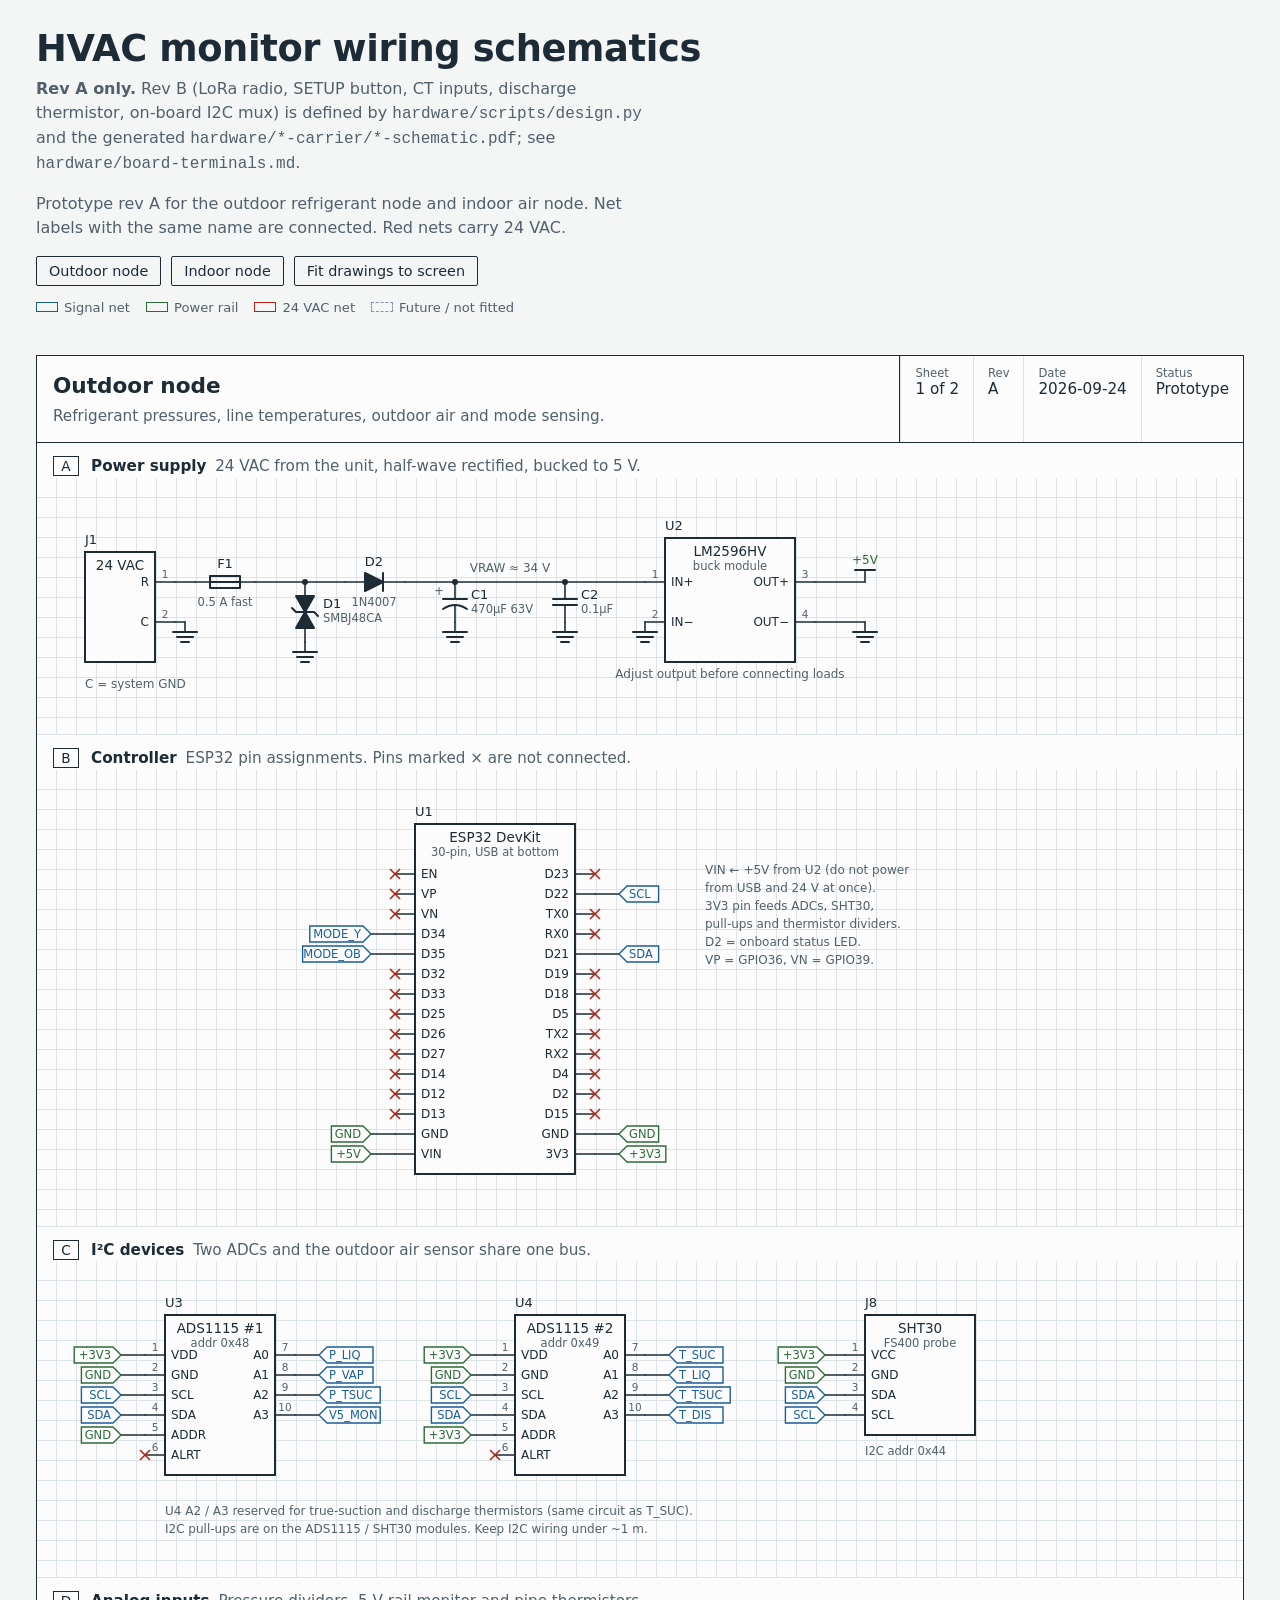
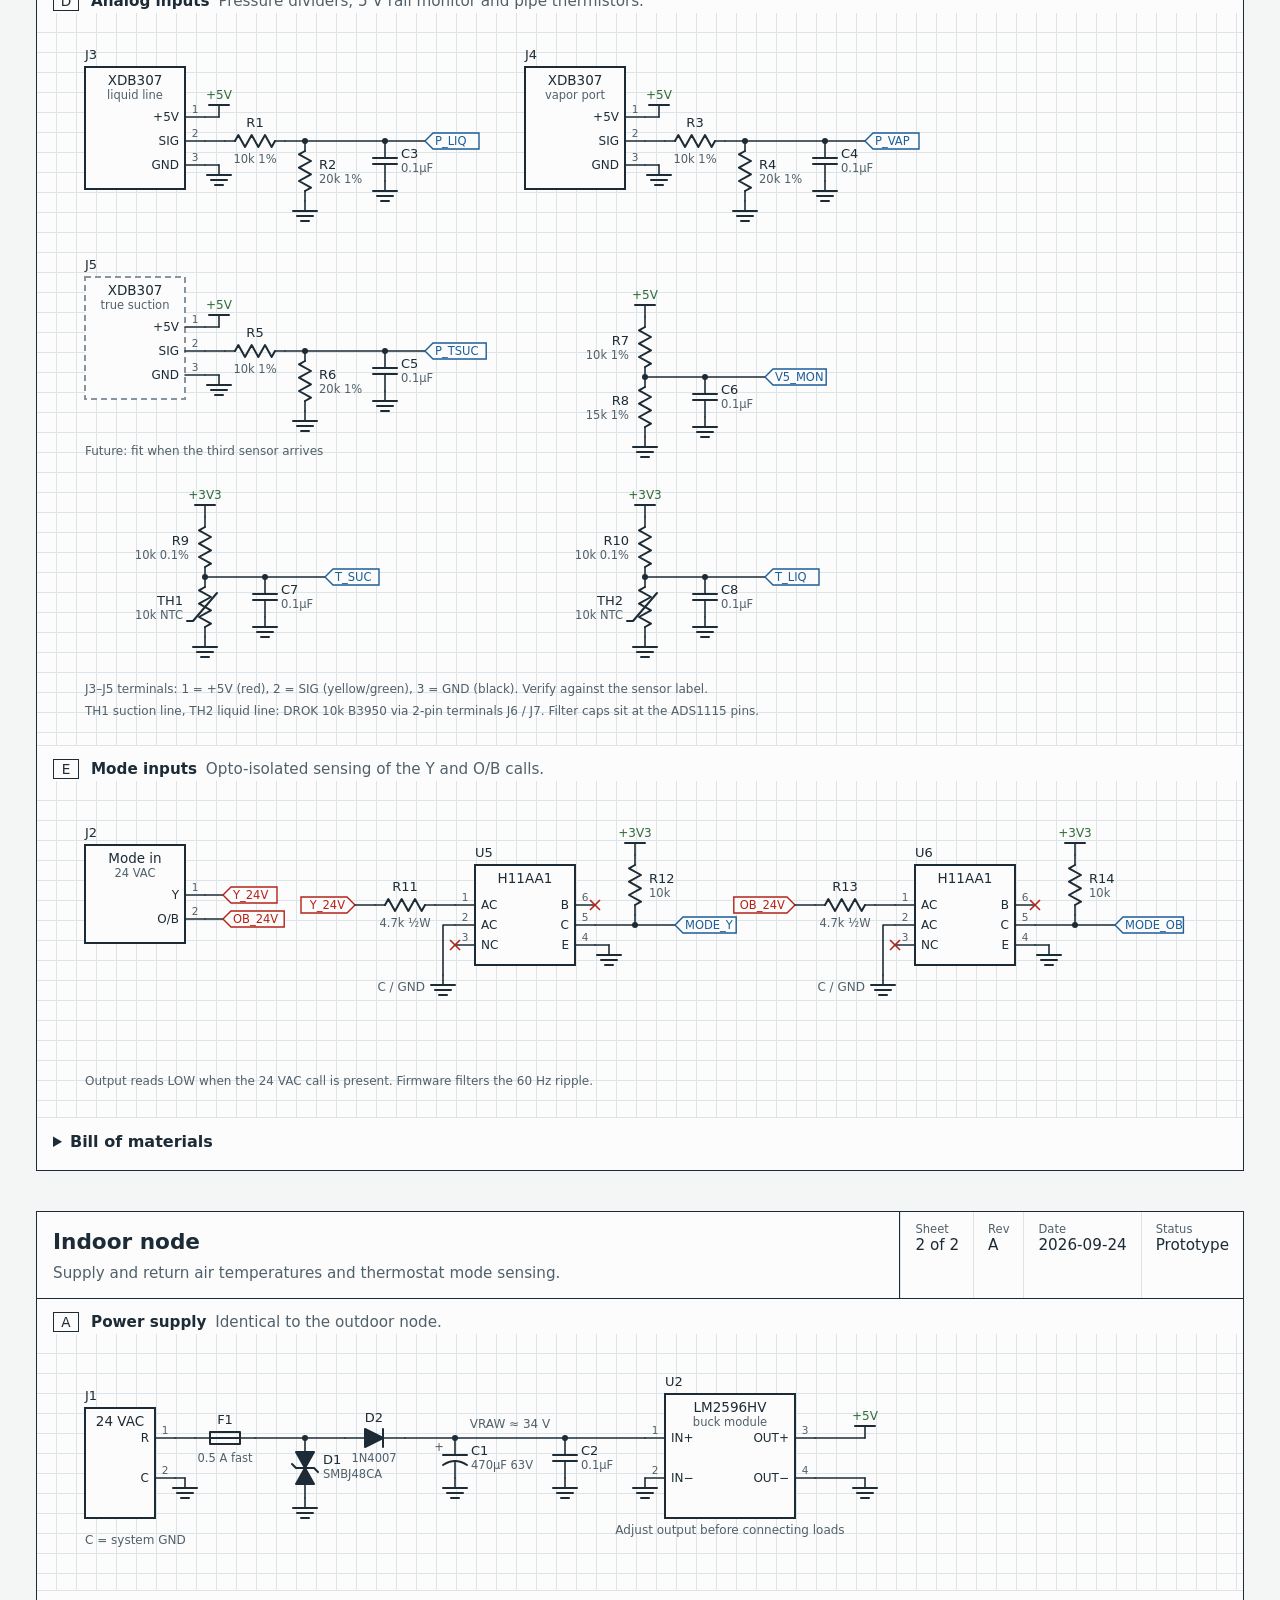
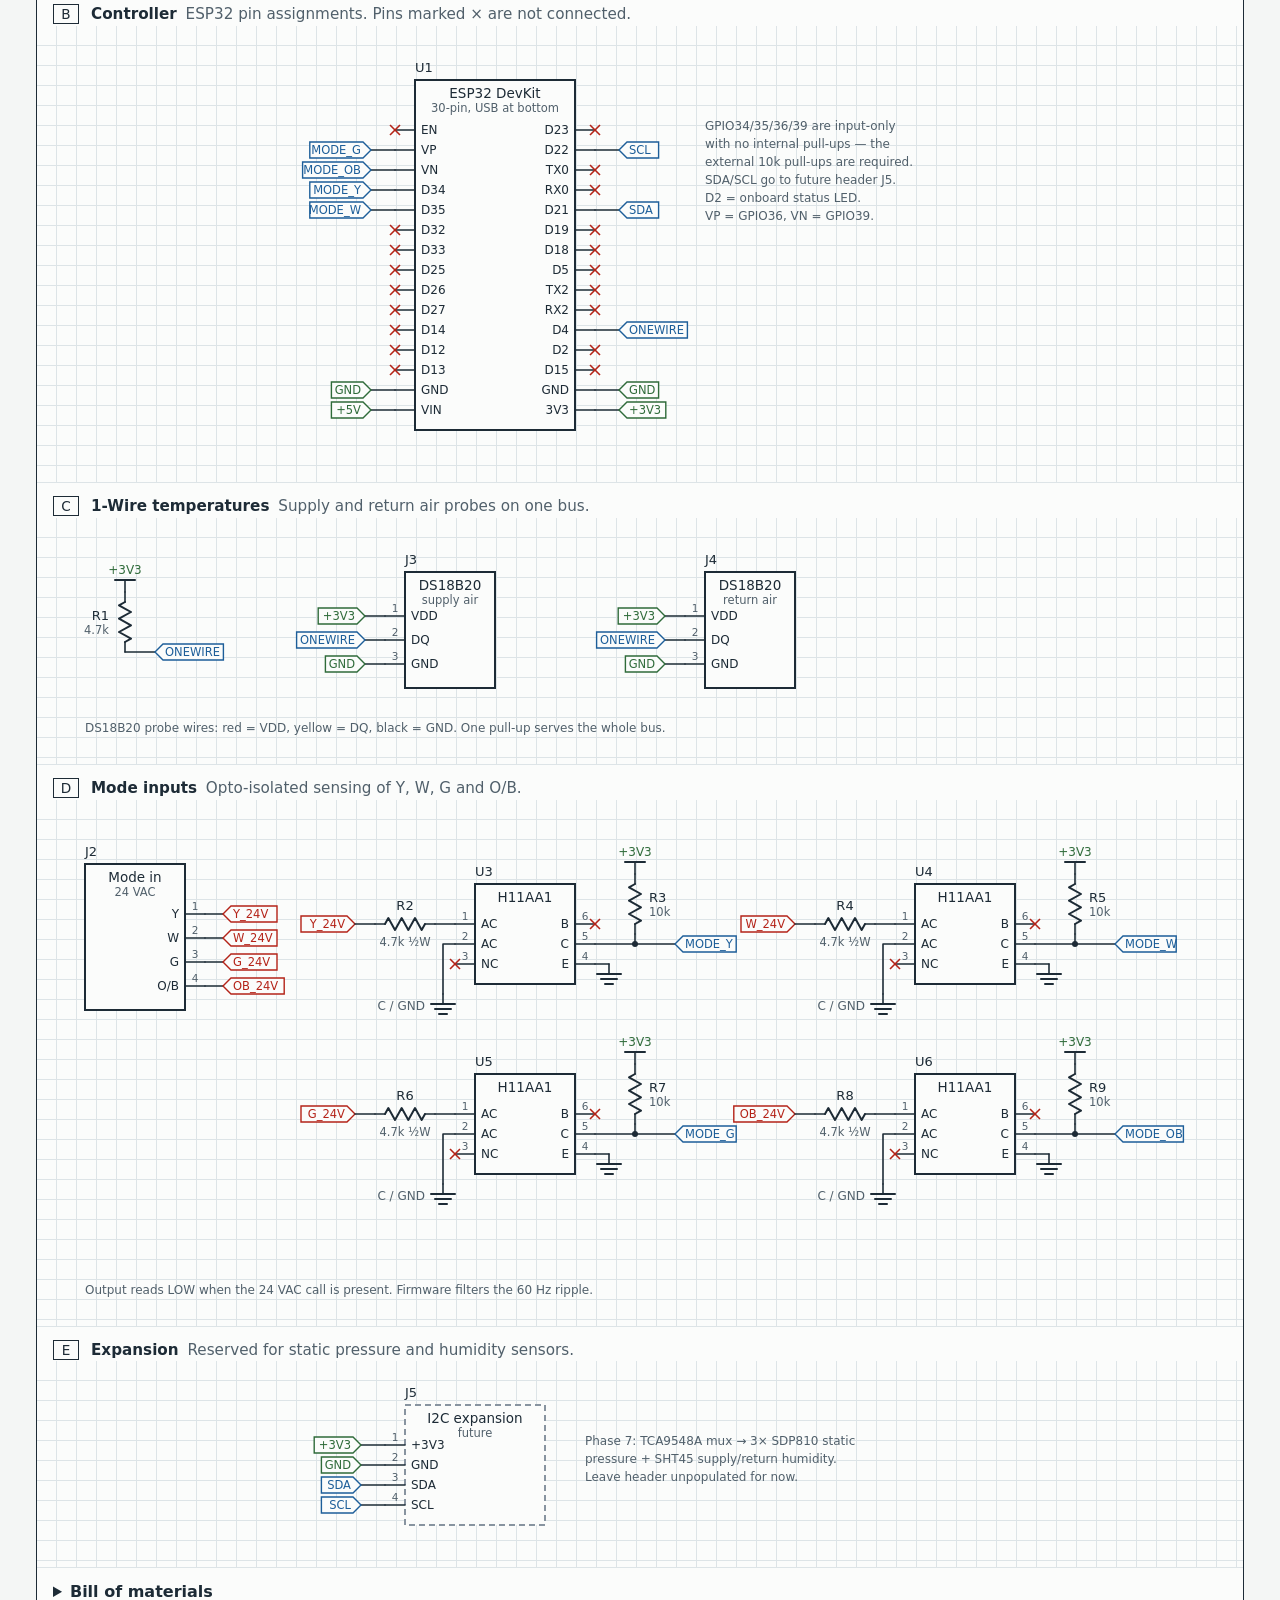
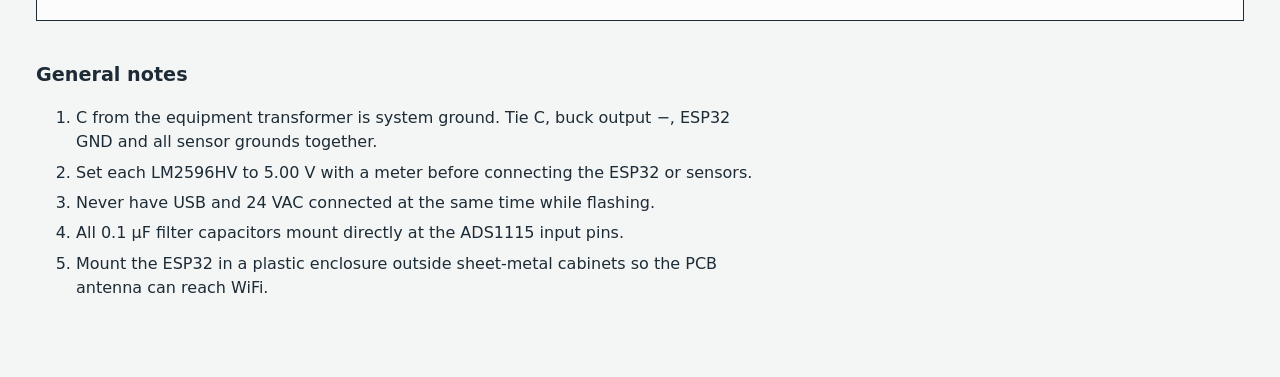
<file: docs/hvac-schematics.html>
<!doctype html><html lang="en"><head><meta charset="utf-8"><meta name="viewport" content="width=device-width, initial-scale=1, viewport-fit=cover">
<title>HVAC monitor — wiring schematics</title>
<link rel="preconnect" href="https://fonts.cdnfonts.com" crossorigin><link href="https://fonts.cdnfonts.com/css/d-din" rel="stylesheet">
<style>:root{--paper:#F4F6F5;--sheet:#FBFCFB;--ink:#1D2B36;--ink2:#51606B;--grid:#DDE4E7;--sig:#1D5E99;--rail:#2F6B3A;--hv:#B42318;--fut:#8894A0;
 --mono:"D-DIN",Bahnschrift,system-ui,sans-serif;--sans:"D-DIN",Bahnschrift,system-ui,-apple-system,sans-serif;color-scheme:light}
@media (prefers-color-scheme:dark){:root:not([data-theme="light"]){--paper:#10161B;--sheet:#161E24;--ink:#D3DCE3;--ink2:#93A1AC;--grid:#26313A;--sig:#6FA8DC;--rail:#7CC08A;--hv:#F2766B;--fut:#6C7883;color-scheme:dark}}
:root[data-theme="dark"]{--paper:#10161B;--sheet:#161E24;--ink:#D3DCE3;--ink2:#93A1AC;--grid:#26313A;--sig:#6FA8DC;--rail:#7CC08A;--hv:#F2766B;--fut:#6C7883;color-scheme:dark}
:root{box-sizing:border-box;padding-top:env(safe-area-inset-top,0px);padding-bottom:env(safe-area-inset-bottom,0px)}
html{scroll-padding-top:env(safe-area-inset-top,0px)}
*,*::before,*::after{box-sizing:inherit}
body{margin:0;background:var(--paper);color:var(--ink);font-family:var(--sans);font-size:16px;line-height:1.5}
main{max-width:1240px;margin:0 auto;padding:28px 16px 64px}
h1{font-size:clamp(1.6rem,4vw,2.3rem);font-weight:600;letter-spacing:-.01em;margin:0 0 .4rem;line-height:1.15}
.lede{max-width:62ch;color:var(--ink2);margin:0 0 1rem}
nav{display:flex;flex-wrap:wrap;gap:10px;align-items:center;margin-bottom:14px}
nav a,nav button{font:500 .9rem var(--sans);color:var(--ink);text-decoration:none;border:1px solid var(--ink);padding:6px 12px;border-radius:2px;background:transparent;cursor:pointer}
nav a:hover,nav button:hover{background:var(--ink);color:var(--sheet)}
:focus-visible{outline:2px solid var(--sig);outline-offset:2px}
.legend{display:flex;flex-wrap:wrap;gap:16px;font:.82rem var(--mono);color:var(--ink2)}
.legend span{display:inline-flex;align-items:center;gap:6px}
.k{display:inline-block;width:22px;height:10px;border:1.5px solid}
.k.sig{border-color:var(--sig)}.k.rail{border-color:var(--rail)}.k.hv{border-color:var(--hv)}.k.fut{border-color:var(--fut);border-style:dashed}
.node{margin-top:40px;border:1.5px solid var(--ink);background:var(--sheet)}
.tb{display:flex;flex-wrap:wrap;justify-content:space-between;border-bottom:1.5px solid var(--ink)}
.tb-name{padding:14px 16px;flex:1 1 280px}
.tb h2{margin:0;font-size:1.35rem;font-weight:600}
.tb p{margin:.2rem 0 0;color:var(--ink2);font-size:.95rem}
.tb dl{display:grid;grid-template-columns:repeat(4,auto);margin:0;border-left:1.5px solid var(--ink)}
.tb dl div{padding:10px 14px;border-left:1px solid var(--grid)}
.tb dt{font:.72rem var(--mono);color:var(--ink2)}.tb dd{margin:0;font:500 .95rem var(--mono)}
@media (max-width:640px){.tb dl{grid-template-columns:repeat(2,1fr);border-left:0;border-top:1.5px solid var(--ink);width:100%}}
.blk{margin:0;border-bottom:1px solid var(--grid)}
figcaption{display:flex;gap:12px;align-items:baseline;padding:12px 16px 0;font-size:.95rem;color:var(--ink2)}
figcaption strong{color:var(--ink);font-weight:600;margin-right:4px}
.zone{font:500 .85rem var(--mono);border:1.5px solid var(--ink);color:var(--ink);min-width:26px;text-align:center;padding:1px 4px}
.scroll{overflow-x:auto;padding:4px 8px 12px;background-image:linear-gradient(var(--grid) 1px,transparent 1px),linear-gradient(90deg,var(--grid) 1px,transparent 1px);background-size:20px 20px;background-position:-1px -1px;background-color:var(--sheet)}
.sch{display:block;height:auto;max-width:none}
body.fit .sch{width:100%}
.sch .w{fill:none;stroke:var(--ink);stroke-width:1.6;stroke-linejoin:round;stroke-linecap:round}
.sch .c{fill:none;stroke:var(--ink);stroke-width:2;stroke-linejoin:round;stroke-linecap:round}
.sch polygon.c{fill:var(--ink)}
.sch .nc{stroke:var(--hv);stroke-width:1.6}
.sch .dot{fill:var(--ink)}
.sch .ic{fill:var(--sheet);stroke:var(--ink);stroke-width:2}
.sch .ic.fut{stroke:var(--fut);stroke-dasharray:6 4}
.sch text{font-family:var(--mono);fill:var(--ink)}
.sch .ref{font-size:13px;font-weight:500}.sch .val{font-size:11.5px;fill:var(--ink2)}
.sch .pin{font-size:12px}.sch .pnum{font-size:10.5px;fill:var(--ink2)}
.sch .ictitle{font-size:13.5px;font-weight:500}
.sch .rail{font-size:12px;font-weight:500;fill:var(--rail)}
.sch .note{font-size:12px;fill:var(--ink2);font-family:var(--sans)}
.sch .net{fill:var(--sheet);stroke-width:1.4}
.sch .net.sig{stroke:var(--sig)}.sch .net.rail{stroke:var(--rail)}.sch .net.hv{stroke:var(--hv)}
.sch .netl{font-size:11.5px;font-weight:500}.sch .netl.sig{fill:var(--sig)}.sch .netl.rail{fill:var(--rail)}.sch .netl.hv{fill:var(--hv)}
.bom{padding:12px 16px 16px}
.bom summary{cursor:pointer;font-weight:600}
.bom table{border-collapse:collapse;margin-top:10px;width:100%;max-width:720px;font-size:.92rem}
.bom th,.bom td{text-align:left;padding:6px 10px;border-bottom:1px solid var(--grid)}
.bom th{font:500 .78rem var(--mono);color:var(--ink2)}
.bom td:first-child{font-family:var(--mono);white-space:nowrap}
.bom td:last-child{text-align:right;font-family:var(--mono)}
.notes{margin-top:40px;max-width:72ch}
.notes h2{font-size:1.2rem;font-weight:600}
.notes li{margin-bottom:.4rem}
</style></head><body>
<main>
<header class="top"><h1>HVAC monitor wiring schematics</h1>
<p class="lede"><strong>Rev A only.</strong> Rev B (LoRa radio, SETUP button, CT inputs, discharge thermistor, on-board I2C mux) is defined by <code>hardware/scripts/design.py</code> and the generated <code>hardware/*-carrier/*-schematic.pdf</code>; see <code>hardware/board-terminals.md</code>.</p>
<p class="lede">Prototype rev A for the outdoor refrigerant node and indoor air node. Net labels with the same name are connected. Red nets carry 24 VAC.</p>
<nav><a href="#outdoor">Outdoor node</a><a href="#indoor">Indoor node</a><button id="fit" type="button" aria-pressed="false">Fit drawings to screen</button></nav>
<div class="legend"><span><i class="k sig"></i>Signal net</span><span><i class="k rail"></i>Power rail</span><span><i class="k hv"></i>24 VAC net</span><span><i class="k fut"></i>Future / not fitted</span></div>
</header>
<section class="node" id="outdoor"><header class="tb"><div class="tb-name"><h2>Outdoor node</h2><p>Refrigerant pressures, line temperatures, outdoor air and mode sensing.</p></div><dl><div><dt>Sheet</dt><dd>1 of 2</dd></div><div><dt>Rev</dt><dd>A</dd></div><div><dt>Date</dt><dd>2026-09-24</dd></div><div><dt>Status</dt><dd>Prototype</dd></div></dl></header><figure class="blk"><figcaption><span class="zone">A</span><span><strong>Power supply</strong> 24 VAC from the unit, half-wave rectified, bucked to 5 V.</span></figcaption><div class="scroll"><svg class="sch" viewBox="0 0 900 240" width="900" role="img" aria-label="Outdoor node power supply"><title>Outdoor node power supply</title><rect class="ic" x="40" y="70" width="70" height="110"/><text class="ref" x="40" y="62" text-anchor="start">J1</text><text class="ictitle" x="75.0" y="88" text-anchor="middle">24 VAC</text><polyline class="w" points="110,100 130,100"/><text class="pin" x="104" y="104" text-anchor="end">R</text><text class="pnum" x="120" y="96" text-anchor="middle">1</text><polyline class="w" points="110,140 130,140"/><text class="pin" x="104" y="144" text-anchor="end">C</text><text class="pnum" x="120" y="136" text-anchor="middle">2</text><polyline class="w" points="130,100 150,100"/><polyline class="w" points="150,100 165,100"/><rect class="c" x="165" y="94" width="30" height="12" fill="none"/><polyline class="c" points="165,100 195,100"/><polyline class="w" points="195,100 210,100"/><text class="ref" x="180" y="86" text-anchor="middle">F1</text><text class="val" x="180" y="124" text-anchor="middle">0.5 A fast</text><polyline class="w" points="210,100 300,100"/><circle class="dot" cx="260" cy="100" r="3"/><polyline class="w" points="260,100 260,114"/><polygon class="c" points="251,114 269,114 260,130"/><polygon class="c" points="251,146 269,146 260,130"/><polyline class="c" points="247,126 251,130 269,130 273,134"/><polyline class="w" points="260,146 260,160"/><text class="ref" x="278" y="126" text-anchor="start">D1</text><text class="val" x="278" y="140" text-anchor="start">SMBJ48CA</text><polyline class="w" points="260,160 260,170"/><polyline class="c" points="248,170 272,170"/><polyline class="c" points="252,175 268,175"/><polyline class="c" points="256,180 264,180"/><polyline class="w" points="300,100 320,100"/><polygon class="c" points="320,91 320,109 338,100"/><polyline class="c" points="338,91 338,109"/><polyline class="w" points="338,100 360,100"/><text class="ref" x="329" y="84" text-anchor="middle">D2</text><text class="val" x="329" y="124" text-anchor="middle">1N4007</text><polyline class="w" points="360,100 600,100"/><circle class="dot" cx="410" cy="100" r="3"/><circle class="dot" cx="520" cy="100" r="3"/><polyline class="w" points="410,100 410,117"/><polyline class="c" points="398,117 422,117"/><path class="c" d="M398 127 Q410 119 422 127"/><text class="val" x="394" y="113" text-anchor="middle">+</text><polyline class="w" points="410,123 410,140"/><text class="ref" x="426" y="117" text-anchor="start">C1</text><text class="val" x="426" y="131" text-anchor="start">470µF 63V</text><polyline class="w" points="410,140 410,150"/><polyline class="c" points="398,150 422,150"/><polyline class="c" points="402,155 418,155"/><polyline class="c" points="406,160 414,160"/><polyline class="w" points="520,100 520,117"/><polyline class="c" points="508,117 532,117"/><polyline class="c" points="508,123 532,123"/><polyline class="w" points="520,123 520,140"/><text class="ref" x="536" y="117" text-anchor="start">C2</text><text class="val" x="536" y="131" text-anchor="start">0.1µF</text><polyline class="w" points="520,140 520,150"/><polyline class="c" points="508,150 532,150"/><polyline class="c" points="512,155 528,155"/><polyline class="c" points="516,160 524,160"/><text class="note" x="465" y="90" text-anchor="middle">VRAW ≈ 34 V</text><polyline class="w" points="130,140 140,140"/><polyline class="w" points="140,140 140,150"/><polyline class="c" points="128,150 152,150"/><polyline class="c" points="132,155 148,155"/><polyline class="c" points="136,160 144,160"/><text class="note" x="40" y="206" text-anchor="start">C = system GND</text><rect class="ic" x="620" y="56" width="130" height="124"/><text class="ref" x="620" y="48" text-anchor="start">U2</text><text class="ictitle" x="685.0" y="74" text-anchor="middle">LM2596HV</text><text class="val" x="685.0" y="88" text-anchor="middle">buck module</text><polyline class="w" points="600,100 620,100"/><text class="pin" x="626" y="104" text-anchor="start">IN+</text><text class="pnum" x="610" y="96" text-anchor="middle">1</text><polyline class="w" points="600,140 620,140"/><text class="pin" x="626" y="144" text-anchor="start">IN−</text><text class="pnum" x="610" y="136" text-anchor="middle">2</text><polyline class="w" points="750,100 770,100"/><text class="pin" x="744" y="104" text-anchor="end">OUT+</text><text class="pnum" x="760" y="96" text-anchor="middle">3</text><polyline class="w" points="750,140 770,140"/><text class="pin" x="744" y="144" text-anchor="end">OUT−</text><text class="pnum" x="760" y="136" text-anchor="middle">4</text><polyline class="w" points="600,140 600,150"/><polyline class="c" points="588,150 612,150"/><polyline class="c" points="592,155 608,155"/><polyline class="c" points="596,160 604,160"/><polyline class="w" points="770,100 820,100"/><polyline class="w" points="820,100 820,88"/><polyline class="c" points="810,88 830,88"/><text class="rail" x="820" y="82" text-anchor="middle">+5V</text><polyline class="w" points="770,140 820,140"/><polyline class="w" points="820,140 820,150"/><polyline class="c" points="808,150 832,150"/><polyline class="c" points="812,155 828,155"/><polyline class="c" points="816,160 824,160"/><text class="note" x="685" y="196" text-anchor="middle">Adjust output before connecting loads</text></svg></div></figure><figure class="blk"><figcaption><span class="zone">B</span><span><strong>Controller</strong> ESP32 pin assignments. Pins marked × are not connected.</span></figcaption><div class="scroll"><svg class="sch" viewBox="0 0 900 440" width="900" role="img" aria-label="Outdoor node controller"><title>Outdoor node controller</title><rect class="ic" x="370" y="50" width="160" height="350"/><text class="ref" x="370" y="42" text-anchor="start">U1</text><text class="ictitle" x="450.0" y="68" text-anchor="middle">ESP32 DevKit</text><text class="val" x="450.0" y="82" text-anchor="middle">30-pin, USB at bottom</text><polyline class="w" points="350,100 370,100"/><text class="pin" x="376" y="104" text-anchor="start">EN</text><polyline class="w" points="350,120 370,120"/><text class="pin" x="376" y="124" text-anchor="start">VP</text><polyline class="w" points="350,140 370,140"/><text class="pin" x="376" y="144" text-anchor="start">VN</text><polyline class="w" points="350,160 370,160"/><text class="pin" x="376" y="164" text-anchor="start">D34</text><polyline class="w" points="350,180 370,180"/><text class="pin" x="376" y="184" text-anchor="start">D35</text><polyline class="w" points="350,200 370,200"/><text class="pin" x="376" y="204" text-anchor="start">D32</text><polyline class="w" points="350,220 370,220"/><text class="pin" x="376" y="224" text-anchor="start">D33</text><polyline class="w" points="350,240 370,240"/><text class="pin" x="376" y="244" text-anchor="start">D25</text><polyline class="w" points="350,260 370,260"/><text class="pin" x="376" y="264" text-anchor="start">D26</text><polyline class="w" points="350,280 370,280"/><text class="pin" x="376" y="284" text-anchor="start">D27</text><polyline class="w" points="350,300 370,300"/><text class="pin" x="376" y="304" text-anchor="start">D14</text><polyline class="w" points="350,320 370,320"/><text class="pin" x="376" y="324" text-anchor="start">D12</text><polyline class="w" points="350,340 370,340"/><text class="pin" x="376" y="344" text-anchor="start">D13</text><polyline class="w" points="350,360 370,360"/><text class="pin" x="376" y="364" text-anchor="start">GND</text><polyline class="w" points="350,380 370,380"/><text class="pin" x="376" y="384" text-anchor="start">VIN</text><polyline class="w" points="530,100 550,100"/><text class="pin" x="524" y="104" text-anchor="end">D23</text><polyline class="w" points="530,120 550,120"/><text class="pin" x="524" y="124" text-anchor="end">D22</text><polyline class="w" points="530,140 550,140"/><text class="pin" x="524" y="144" text-anchor="end">TX0</text><polyline class="w" points="530,160 550,160"/><text class="pin" x="524" y="164" text-anchor="end">RX0</text><polyline class="w" points="530,180 550,180"/><text class="pin" x="524" y="184" text-anchor="end">D21</text><polyline class="w" points="530,200 550,200"/><text class="pin" x="524" y="204" text-anchor="end">D19</text><polyline class="w" points="530,220 550,220"/><text class="pin" x="524" y="224" text-anchor="end">D18</text><polyline class="w" points="530,240 550,240"/><text class="pin" x="524" y="244" text-anchor="end">D5</text><polyline class="w" points="530,260 550,260"/><text class="pin" x="524" y="264" text-anchor="end">TX2</text><polyline class="w" points="530,280 550,280"/><text class="pin" x="524" y="284" text-anchor="end">RX2</text><polyline class="w" points="530,300 550,300"/><text class="pin" x="524" y="304" text-anchor="end">D4</text><polyline class="w" points="530,320 550,320"/><text class="pin" x="524" y="324" text-anchor="end">D2</text><polyline class="w" points="530,340 550,340"/><text class="pin" x="524" y="344" text-anchor="end">D15</text><polyline class="w" points="530,360 550,360"/><text class="pin" x="524" y="364" text-anchor="end">GND</text><polyline class="w" points="530,380 550,380"/><text class="pin" x="524" y="384" text-anchor="end">3V3</text><polyline class="nc" points="345,95 355,105"/><polyline class="nc" points="345,105 355,95"/><polyline class="nc" points="345,115 355,125"/><polyline class="nc" points="345,125 355,115"/><polyline class="nc" points="345,135 355,145"/><polyline class="nc" points="345,145 355,135"/><polyline class="w" points="350,160 326,160"/><polygon class="net sig" points="326,160 318,152 264.8,152 264.8,168 318,168"/><text class="netl sig" x="316" y="164" text-anchor="end">MODE_Y</text><polyline class="w" points="350,180 326,180"/><polygon class="net sig" points="326,180 318,172 257.6,172 257.6,188 318,188"/><text class="netl sig" x="316" y="184" text-anchor="end">MODE_OB</text><polyline class="nc" points="345,195 355,205"/><polyline class="nc" points="345,205 355,195"/><polyline class="nc" points="345,215 355,225"/><polyline class="nc" points="345,225 355,215"/><polyline class="nc" points="345,235 355,245"/><polyline class="nc" points="345,245 355,235"/><polyline class="nc" points="345,255 355,265"/><polyline class="nc" points="345,265 355,255"/><polyline class="nc" points="345,275 355,285"/><polyline class="nc" points="345,285 355,275"/><polyline class="nc" points="345,295 355,305"/><polyline class="nc" points="345,305 355,295"/><polyline class="nc" points="345,315 355,325"/><polyline class="nc" points="345,325 355,315"/><polyline class="nc" points="345,335 355,345"/><polyline class="nc" points="345,345 355,335"/><polyline class="w" points="350,360 326,360"/><polygon class="net rail" points="326,360 318,352 286.4,352 286.4,368 318,368"/><text class="netl rail" x="316" y="364" text-anchor="end">GND</text><polyline class="w" points="350,380 326,380"/><polygon class="net rail" points="326,380 318,372 286.4,372 286.4,388 318,388"/><text class="netl rail" x="316" y="384" text-anchor="end">+5V</text><polyline class="nc" points="545,95 555,105"/><polyline class="nc" points="545,105 555,95"/><polyline class="w" points="550,120 574,120"/><polygon class="net sig" points="574,120 582,112 613.6,112 613.6,128 582,128"/><text class="netl sig" x="584" y="124" text-anchor="start">SCL</text><polyline class="nc" points="545,135 555,145"/><polyline class="nc" points="545,145 555,135"/><polyline class="nc" points="545,155 555,165"/><polyline class="nc" points="545,165 555,155"/><polyline class="w" points="550,180 574,180"/><polygon class="net sig" points="574,180 582,172 613.6,172 613.6,188 582,188"/><text class="netl sig" x="584" y="184" text-anchor="start">SDA</text><polyline class="nc" points="545,195 555,205"/><polyline class="nc" points="545,205 555,195"/><polyline class="nc" points="545,215 555,225"/><polyline class="nc" points="545,225 555,215"/><polyline class="nc" points="545,235 555,245"/><polyline class="nc" points="545,245 555,235"/><polyline class="nc" points="545,255 555,265"/><polyline class="nc" points="545,265 555,255"/><polyline class="nc" points="545,275 555,285"/><polyline class="nc" points="545,285 555,275"/><polyline class="nc" points="545,295 555,305"/><polyline class="nc" points="545,305 555,295"/><polyline class="nc" points="545,315 555,325"/><polyline class="nc" points="545,325 555,315"/><polyline class="nc" points="545,335 555,345"/><polyline class="nc" points="545,345 555,335"/><polyline class="w" points="550,360 574,360"/><polygon class="net rail" points="574,360 582,352 613.6,352 613.6,368 582,368"/><text class="netl rail" x="584" y="364" text-anchor="start">GND</text><polyline class="w" points="550,380 574,380"/><polygon class="net rail" points="574,380 582,372 620.8,372 620.8,388 582,388"/><text class="netl rail" x="584" y="384" text-anchor="start">+3V3</text><text class="note" x="660" y="100" text-anchor="start">VIN ← +5V from U2 (do not power</text><text class="note" x="660" y="118" text-anchor="start">from USB and 24 V at once).</text><text class="note" x="660" y="136" text-anchor="start">3V3 pin feeds ADCs, SHT30,</text><text class="note" x="660" y="154" text-anchor="start">pull-ups and thermistor dividers.</text><text class="note" x="660" y="172" text-anchor="start">D2 = onboard status LED.</text><text class="note" x="660" y="190" text-anchor="start">VP = GPIO36, VN = GPIO39.</text></svg></div></figure><figure class="blk"><figcaption><span class="zone">C</span><span><strong>I²C devices</strong> Two ADCs and the outdoor air sensor share one bus.</span></figcaption><div class="scroll"><svg class="sch" viewBox="0 0 960 300" width="960" role="img" aria-label="Outdoor node I2C devices"><title>Outdoor node I2C devices</title><rect class="ic" x="120" y="50" width="110" height="160"/><text class="ref" x="120" y="42" text-anchor="start">U3</text><text class="ictitle" x="175.0" y="68" text-anchor="middle">ADS1115 #1</text><text class="val" x="175.0" y="82" text-anchor="middle">addr 0x48</text><polyline class="w" points="100,90 120,90"/><text class="pin" x="126" y="94" text-anchor="start">VDD</text><text class="pnum" x="110" y="86" text-anchor="middle">1</text><polyline class="w" points="100,110 120,110"/><text class="pin" x="126" y="114" text-anchor="start">GND</text><text class="pnum" x="110" y="106" text-anchor="middle">2</text><polyline class="w" points="100,130 120,130"/><text class="pin" x="126" y="134" text-anchor="start">SCL</text><text class="pnum" x="110" y="126" text-anchor="middle">3</text><polyline class="w" points="100,150 120,150"/><text class="pin" x="126" y="154" text-anchor="start">SDA</text><text class="pnum" x="110" y="146" text-anchor="middle">4</text><polyline class="w" points="100,170 120,170"/><text class="pin" x="126" y="174" text-anchor="start">ADDR</text><text class="pnum" x="110" y="166" text-anchor="middle">5</text><polyline class="w" points="100,190 120,190"/><text class="pin" x="126" y="194" text-anchor="start">ALRT</text><text class="pnum" x="110" y="186" text-anchor="middle">6</text><polyline class="w" points="230,90 250,90"/><text class="pin" x="224" y="94" text-anchor="end">A0</text><text class="pnum" x="240" y="86" text-anchor="middle">7</text><polyline class="w" points="230,110 250,110"/><text class="pin" x="224" y="114" text-anchor="end">A1</text><text class="pnum" x="240" y="106" text-anchor="middle">8</text><polyline class="w" points="230,130 250,130"/><text class="pin" x="224" y="134" text-anchor="end">A2</text><text class="pnum" x="240" y="126" text-anchor="middle">9</text><polyline class="w" points="230,150 250,150"/><text class="pin" x="224" y="154" text-anchor="end">A3</text><text class="pnum" x="240" y="146" text-anchor="middle">10</text><polyline class="w" points="100,90 76,90"/><polygon class="net rail" points="76,90 68,82 29.200000000000003,82 29.200000000000003,98 68,98"/><text class="netl rail" x="66" y="94" text-anchor="end">+3V3</text><polyline class="w" points="100,110 76,110"/><polygon class="net rail" points="76,110 68,102 36.4,102 36.4,118 68,118"/><text class="netl rail" x="66" y="114" text-anchor="end">GND</text><polyline class="w" points="100,130 76,130"/><polygon class="net sig" points="76,130 68,122 36.4,122 36.4,138 68,138"/><text class="netl sig" x="66" y="134" text-anchor="end">SCL</text><polyline class="w" points="100,150 76,150"/><polygon class="net sig" points="76,150 68,142 36.4,142 36.4,158 68,158"/><text class="netl sig" x="66" y="154" text-anchor="end">SDA</text><polyline class="w" points="100,170 76,170"/><polygon class="net rail" points="76,170 68,162 36.4,162 36.4,178 68,178"/><text class="netl rail" x="66" y="174" text-anchor="end">GND</text><polyline class="nc" points="95,185 105,195"/><polyline class="nc" points="95,195 105,185"/><polyline class="w" points="250,90 274,90"/><polygon class="net sig" points="274,90 282,82 328.0,82 328.0,98 282,98"/><text class="netl sig" x="284" y="94" text-anchor="start">P_LIQ</text><polyline class="w" points="250,110 274,110"/><polygon class="net sig" points="274,110 282,102 328.0,102 328.0,118 282,118"/><text class="netl sig" x="284" y="114" text-anchor="start">P_VAP</text><polyline class="w" points="250,130 274,130"/><polygon class="net sig" points="274,130 282,122 335.2,122 335.2,138 282,138"/><text class="netl sig" x="284" y="134" text-anchor="start">P_TSUC</text><polyline class="w" points="250,150 274,150"/><polygon class="net sig" points="274,150 282,142 335.2,142 335.2,158 282,158"/><text class="netl sig" x="284" y="154" text-anchor="start">V5_MON</text><rect class="ic" x="470" y="50" width="110" height="160"/><text class="ref" x="470" y="42" text-anchor="start">U4</text><text class="ictitle" x="525.0" y="68" text-anchor="middle">ADS1115 #2</text><text class="val" x="525.0" y="82" text-anchor="middle">addr 0x49</text><polyline class="w" points="450,90 470,90"/><text class="pin" x="476" y="94" text-anchor="start">VDD</text><text class="pnum" x="460" y="86" text-anchor="middle">1</text><polyline class="w" points="450,110 470,110"/><text class="pin" x="476" y="114" text-anchor="start">GND</text><text class="pnum" x="460" y="106" text-anchor="middle">2</text><polyline class="w" points="450,130 470,130"/><text class="pin" x="476" y="134" text-anchor="start">SCL</text><text class="pnum" x="460" y="126" text-anchor="middle">3</text><polyline class="w" points="450,150 470,150"/><text class="pin" x="476" y="154" text-anchor="start">SDA</text><text class="pnum" x="460" y="146" text-anchor="middle">4</text><polyline class="w" points="450,170 470,170"/><text class="pin" x="476" y="174" text-anchor="start">ADDR</text><text class="pnum" x="460" y="166" text-anchor="middle">5</text><polyline class="w" points="450,190 470,190"/><text class="pin" x="476" y="194" text-anchor="start">ALRT</text><text class="pnum" x="460" y="186" text-anchor="middle">6</text><polyline class="w" points="580,90 600,90"/><text class="pin" x="574" y="94" text-anchor="end">A0</text><text class="pnum" x="590" y="86" text-anchor="middle">7</text><polyline class="w" points="580,110 600,110"/><text class="pin" x="574" y="114" text-anchor="end">A1</text><text class="pnum" x="590" y="106" text-anchor="middle">8</text><polyline class="w" points="580,130 600,130"/><text class="pin" x="574" y="134" text-anchor="end">A2</text><text class="pnum" x="590" y="126" text-anchor="middle">9</text><polyline class="w" points="580,150 600,150"/><text class="pin" x="574" y="154" text-anchor="end">A3</text><text class="pnum" x="590" y="146" text-anchor="middle">10</text><polyline class="w" points="450,90 426,90"/><polygon class="net rail" points="426,90 418,82 379.2,82 379.2,98 418,98"/><text class="netl rail" x="416" y="94" text-anchor="end">+3V3</text><polyline class="w" points="450,110 426,110"/><polygon class="net rail" points="426,110 418,102 386.4,102 386.4,118 418,118"/><text class="netl rail" x="416" y="114" text-anchor="end">GND</text><polyline class="w" points="450,130 426,130"/><polygon class="net sig" points="426,130 418,122 386.4,122 386.4,138 418,138"/><text class="netl sig" x="416" y="134" text-anchor="end">SCL</text><polyline class="w" points="450,150 426,150"/><polygon class="net sig" points="426,150 418,142 386.4,142 386.4,158 418,158"/><text class="netl sig" x="416" y="154" text-anchor="end">SDA</text><polyline class="w" points="450,170 426,170"/><polygon class="net rail" points="426,170 418,162 379.2,162 379.2,178 418,178"/><text class="netl rail" x="416" y="174" text-anchor="end">+3V3</text><polyline class="nc" points="445,185 455,195"/><polyline class="nc" points="445,195 455,185"/><polyline class="w" points="600,90 624,90"/><polygon class="net sig" points="624,90 632,82 678.0,82 678.0,98 632,98"/><text class="netl sig" x="634" y="94" text-anchor="start">T_SUC</text><polyline class="w" points="600,110 624,110"/><polygon class="net sig" points="624,110 632,102 678.0,102 678.0,118 632,118"/><text class="netl sig" x="634" y="114" text-anchor="start">T_LIQ</text><polyline class="w" points="600,130 624,130"/><polygon class="net sig" points="624,130 632,122 685.2,122 685.2,138 632,138"/><text class="netl sig" x="634" y="134" text-anchor="start">T_TSUC</text><polyline class="w" points="600,150 624,150"/><polygon class="net sig" points="624,150 632,142 678.0,142 678.0,158 632,158"/><text class="netl sig" x="634" y="154" text-anchor="start">T_DIS</text><rect class="ic" x="820" y="50" width="110" height="120"/><text class="ref" x="820" y="42" text-anchor="start">J8</text><text class="ictitle" x="875.0" y="68" text-anchor="middle">SHT30</text><text class="val" x="875.0" y="82" text-anchor="middle">FS400 probe</text><polyline class="w" points="800,90 820,90"/><text class="pin" x="826" y="94" text-anchor="start">VCC</text><text class="pnum" x="810" y="86" text-anchor="middle">1</text><polyline class="w" points="800,110 820,110"/><text class="pin" x="826" y="114" text-anchor="start">GND</text><text class="pnum" x="810" y="106" text-anchor="middle">2</text><polyline class="w" points="800,130 820,130"/><text class="pin" x="826" y="134" text-anchor="start">SDA</text><text class="pnum" x="810" y="126" text-anchor="middle">3</text><polyline class="w" points="800,150 820,150"/><text class="pin" x="826" y="154" text-anchor="start">SCL</text><text class="pnum" x="810" y="146" text-anchor="middle">4</text><polyline class="w" points="800,90 780,90"/><polygon class="net rail" points="780,90 772,82 733.2,82 733.2,98 772,98"/><text class="netl rail" x="770" y="94" text-anchor="end">+3V3</text><polyline class="w" points="800,110 780,110"/><polygon class="net rail" points="780,110 772,102 740.4,102 740.4,118 772,118"/><text class="netl rail" x="770" y="114" text-anchor="end">GND</text><polyline class="w" points="800,130 780,130"/><polygon class="net sig" points="780,130 772,122 740.4,122 740.4,138 772,138"/><text class="netl sig" x="770" y="134" text-anchor="end">SDA</text><polyline class="w" points="800,150 780,150"/><polygon class="net sig" points="780,150 772,142 740.4,142 740.4,158 772,158"/><text class="netl sig" x="770" y="154" text-anchor="end">SCL</text><text class="note" x="120" y="250" text-anchor="start">U4 A2 / A3 reserved for true-suction and discharge thermistors (same circuit as T_SUC).</text><text class="note" x="120" y="268" text-anchor="start">I2C pull-ups are on the ADS1115 / SHT30 modules. Keep I2C wiring under ~1 m.</text><text class="val" x="820" y="190" text-anchor="start">I2C addr 0x44</text></svg></div></figure><figure class="blk"><figcaption><span class="zone">D</span><span><strong>Analog inputs</strong> Pressure dividers, 5 V rail monitor and pipe thermistors.</span></figcaption><div class="scroll"><svg class="sch" viewBox="0 0 900 716" width="900" role="img" aria-label="Outdoor node analog inputs"><title>Outdoor node analog inputs</title><rect class="ic" x="40" y="50" width="100" height="122"/><text class="ref" x="40" y="42" text-anchor="start">J3</text><text class="ictitle" x="90.0" y="68" text-anchor="middle">XDB307</text><text class="val" x="90.0" y="82" text-anchor="middle">liquid line</text><polyline class="w" points="140,100 160,100"/><text class="pin" x="134" y="104" text-anchor="end">+5V</text><text class="pnum" x="150" y="96" text-anchor="middle">1</text><polyline class="w" points="140,124 160,124"/><text class="pin" x="134" y="128" text-anchor="end">SIG</text><text class="pnum" x="150" y="120" text-anchor="middle">2</text><polyline class="w" points="140,148 160,148"/><text class="pin" x="134" y="152" text-anchor="end">GND</text><text class="pnum" x="150" y="144" text-anchor="middle">3</text><polyline class="w" points="160,100 174,100"/><polyline class="w" points="174,100 174,88"/><polyline class="c" points="164,88 184,88"/><text class="rail" x="174" y="82" text-anchor="middle">+5V</text><polyline class="w" points="160,148 174,148"/><polyline class="w" points="174,148 174,158"/><polyline class="c" points="162,158 186,158"/><polyline class="c" points="166,163 182,163"/><polyline class="c" points="170,168 178,168"/><polyline class="w" points="160,124 180,124"/><polyline class="w" points="180,124 190,124"/><polyline class="c" points="190,124 193.33333333333334,118 200.0,130 206.66666666666669,118 213.33333333333334,130 220.0,118 226.66666666666669,130 230,124"/><polyline class="w" points="230,124 240,124"/><text class="ref" x="210" y="110" text-anchor="middle">R1</text><text class="val" x="210" y="146" text-anchor="middle">10k 1%</text><polyline class="w" points="240,124 380,124"/><circle class="dot" cx="260" cy="124" r="3"/><circle class="dot" cx="340" cy="124" r="3"/><polyline class="w" points="260,124 260,134"/><polyline class="c" points="260,134 254,137.33333333333334 266,144.0 254,150.66666666666669 266,157.33333333333334 254,164.0 266,170.66666666666669 260,174"/><polyline class="w" points="260,174 260,184"/><text class="ref" x="274" y="152" text-anchor="start">R2</text><text class="val" x="274" y="166" text-anchor="start">20k 1%</text><polyline class="w" points="260,184 260,194"/><polyline class="c" points="248,194 272,194"/><polyline class="c" points="252,199 268,199"/><polyline class="c" points="256,204 264,204"/><polyline class="w" points="340,124 340,141"/><polyline class="c" points="328,141 352,141"/><polyline class="c" points="328,147 352,147"/><polyline class="w" points="340,147 340,164"/><text class="ref" x="356" y="141" text-anchor="start">C3</text><text class="val" x="356" y="155" text-anchor="start">0.1µF</text><polyline class="w" points="340,164 340,174"/><polyline class="c" points="328,174 352,174"/><polyline class="c" points="332,179 348,179"/><polyline class="c" points="336,184 344,184"/><polygon class="net sig" points="380,124 388,116 434.0,116 434.0,132 388,132"/><text class="netl sig" x="390" y="128" text-anchor="start">P_LIQ</text><rect class="ic" x="480" y="50" width="100" height="122"/><text class="ref" x="480" y="42" text-anchor="start">J4</text><text class="ictitle" x="530.0" y="68" text-anchor="middle">XDB307</text><text class="val" x="530.0" y="82" text-anchor="middle">vapor port</text><polyline class="w" points="580,100 600,100"/><text class="pin" x="574" y="104" text-anchor="end">+5V</text><text class="pnum" x="590" y="96" text-anchor="middle">1</text><polyline class="w" points="580,124 600,124"/><text class="pin" x="574" y="128" text-anchor="end">SIG</text><text class="pnum" x="590" y="120" text-anchor="middle">2</text><polyline class="w" points="580,148 600,148"/><text class="pin" x="574" y="152" text-anchor="end">GND</text><text class="pnum" x="590" y="144" text-anchor="middle">3</text><polyline class="w" points="600,100 614,100"/><polyline class="w" points="614,100 614,88"/><polyline class="c" points="604,88 624,88"/><text class="rail" x="614" y="82" text-anchor="middle">+5V</text><polyline class="w" points="600,148 614,148"/><polyline class="w" points="614,148 614,158"/><polyline class="c" points="602,158 626,158"/><polyline class="c" points="606,163 622,163"/><polyline class="c" points="610,168 618,168"/><polyline class="w" points="600,124 620,124"/><polyline class="w" points="620,124 630,124"/><polyline class="c" points="630,124 633.3333333333334,118 640.0,130 646.6666666666667,118 653.3333333333334,130 660.0,118 666.6666666666667,130 670,124"/><polyline class="w" points="670,124 680,124"/><text class="ref" x="650" y="110" text-anchor="middle">R3</text><text class="val" x="650" y="146" text-anchor="middle">10k 1%</text><polyline class="w" points="680,124 820,124"/><circle class="dot" cx="700" cy="124" r="3"/><circle class="dot" cx="780" cy="124" r="3"/><polyline class="w" points="700,124 700,134"/><polyline class="c" points="700,134 694,137.33333333333334 706,144.0 694,150.66666666666669 706,157.33333333333334 694,164.0 706,170.66666666666669 700,174"/><polyline class="w" points="700,174 700,184"/><text class="ref" x="714" y="152" text-anchor="start">R4</text><text class="val" x="714" y="166" text-anchor="start">20k 1%</text><polyline class="w" points="700,184 700,194"/><polyline class="c" points="688,194 712,194"/><polyline class="c" points="692,199 708,199"/><polyline class="c" points="696,204 704,204"/><polyline class="w" points="780,124 780,141"/><polyline class="c" points="768,141 792,141"/><polyline class="c" points="768,147 792,147"/><polyline class="w" points="780,147 780,164"/><text class="ref" x="796" y="141" text-anchor="start">C4</text><text class="val" x="796" y="155" text-anchor="start">0.1µF</text><polyline class="w" points="780,164 780,174"/><polyline class="c" points="768,174 792,174"/><polyline class="c" points="772,179 788,179"/><polyline class="c" points="776,184 784,184"/><polygon class="net sig" points="820,124 828,116 874.0,116 874.0,132 828,132"/><text class="netl sig" x="830" y="128" text-anchor="start">P_VAP</text><rect class="ic fut" x="40" y="260" width="100" height="122"/><text class="ref" x="40" y="252" text-anchor="start">J5</text><text class="ictitle" x="90.0" y="278" text-anchor="middle">XDB307</text><text class="val" x="90.0" y="292" text-anchor="middle">true suction</text><polyline class="w" points="140,310 160,310"/><text class="pin" x="134" y="314" text-anchor="end">+5V</text><text class="pnum" x="150" y="306" text-anchor="middle">1</text><polyline class="w" points="140,334 160,334"/><text class="pin" x="134" y="338" text-anchor="end">SIG</text><text class="pnum" x="150" y="330" text-anchor="middle">2</text><polyline class="w" points="140,358 160,358"/><text class="pin" x="134" y="362" text-anchor="end">GND</text><text class="pnum" x="150" y="354" text-anchor="middle">3</text><polyline class="w" points="160,310 174,310"/><polyline class="w" points="174,310 174,298"/><polyline class="c" points="164,298 184,298"/><text class="rail" x="174" y="292" text-anchor="middle">+5V</text><polyline class="w" points="160,358 174,358"/><polyline class="w" points="174,358 174,368"/><polyline class="c" points="162,368 186,368"/><polyline class="c" points="166,373 182,373"/><polyline class="c" points="170,378 178,378"/><polyline class="w" points="160,334 180,334"/><polyline class="w" points="180,334 190,334"/><polyline class="c" points="190,334 193.33333333333334,328 200.0,340 206.66666666666669,328 213.33333333333334,340 220.0,328 226.66666666666669,340 230,334"/><polyline class="w" points="230,334 240,334"/><text class="ref" x="210" y="320" text-anchor="middle">R5</text><text class="val" x="210" y="356" text-anchor="middle">10k 1%</text><polyline class="w" points="240,334 380,334"/><circle class="dot" cx="260" cy="334" r="3"/><circle class="dot" cx="340" cy="334" r="3"/><polyline class="w" points="260,334 260,344"/><polyline class="c" points="260,344 254,347.3333333333333 266,354.0 254,360.66666666666663 266,367.3333333333333 254,374.0 266,380.66666666666663 260,384"/><polyline class="w" points="260,384 260,394"/><text class="ref" x="274" y="362" text-anchor="start">R6</text><text class="val" x="274" y="376" text-anchor="start">20k 1%</text><polyline class="w" points="260,394 260,404"/><polyline class="c" points="248,404 272,404"/><polyline class="c" points="252,409 268,409"/><polyline class="c" points="256,414 264,414"/><polyline class="w" points="340,334 340,351"/><polyline class="c" points="328,351 352,351"/><polyline class="c" points="328,357 352,357"/><polyline class="w" points="340,357 340,374"/><text class="ref" x="356" y="351" text-anchor="start">C5</text><text class="val" x="356" y="365" text-anchor="start">0.1µF</text><polyline class="w" points="340,374 340,384"/><polyline class="c" points="328,384 352,384"/><polyline class="c" points="332,389 348,389"/><polyline class="c" points="336,394 344,394"/><polygon class="net sig" points="380,334 388,326 441.2,326 441.2,342 388,342"/><text class="netl sig" x="390" y="338" text-anchor="start">P_TSUC</text><text class="note" x="40" y="438" text-anchor="start">Future: fit when the third sensor arrives</text><polyline class="w" points="600,300 600,288"/><polyline class="c" points="590,288 610,288"/><text class="rail" x="600" y="282" text-anchor="middle">+5V</text><polyline class="w" points="600,300 600,310"/><polyline class="c" points="600,310 594,313.3333333333333 606,320.0 594,326.66666666666663 606,333.3333333333333 594,340.0 606,346.66666666666663 600,350"/><polyline class="w" points="600,350 600,360"/><text class="ref" x="584" y="328" text-anchor="end">R7</text><text class="val" x="584" y="342" text-anchor="end">10k 1%</text><polyline class="w" points="600,360 720,360"/><circle class="dot" cx="600" cy="360" r="3"/><circle class="dot" cx="660" cy="360" r="3"/><polyline class="w" points="600,360 600,370"/><polyline class="c" points="600,370 594,373.3333333333333 606,380.0 594,386.66666666666663 606,393.3333333333333 594,400.0 606,406.66666666666663 600,410"/><polyline class="w" points="600,410 600,420"/><text class="ref" x="584" y="388" text-anchor="end">R8</text><text class="val" x="584" y="402" text-anchor="end">15k 1%</text><polyline class="w" points="600,420 600,430"/><polyline class="c" points="588,430 612,430"/><polyline class="c" points="592,435 608,435"/><polyline class="c" points="596,440 604,440"/><polyline class="w" points="660,360 660,377"/><polyline class="c" points="648,377 672,377"/><polyline class="c" points="648,383 672,383"/><polyline class="w" points="660,383 660,400"/><text class="ref" x="676" y="377" text-anchor="start">C6</text><text class="val" x="676" y="391" text-anchor="start">0.1µF</text><polyline class="w" points="660,400 660,410"/><polyline class="c" points="648,410 672,410"/><polyline class="c" points="652,415 668,415"/><polyline class="c" points="656,420 664,420"/><polygon class="net sig" points="720,360 728,352 781.2,352 781.2,368 728,368"/><text class="netl sig" x="730" y="364" text-anchor="start">V5_MON</text><polyline class="w" points="160,500 160,488"/><polyline class="c" points="150,488 170,488"/><text class="rail" x="160" y="482" text-anchor="middle">+3V3</text><polyline class="w" points="160,500 160,510"/><polyline class="c" points="160,510 154,513.3333333333334 166,520.0 154,526.6666666666667 166,533.3333333333334 154,540.0 166,546.6666666666667 160,550"/><polyline class="w" points="160,550 160,560"/><text class="ref" x="144" y="528" text-anchor="end">R9</text><text class="val" x="144" y="542" text-anchor="end">10k 0.1%</text><polyline class="w" points="160,560 280,560"/><circle class="dot" cx="160" cy="560" r="3"/><circle class="dot" cx="220" cy="560" r="3"/><polyline class="w" points="160,560 160,570"/><polyline class="c" points="160,570 154,573.3333333333334 166,580.0 154,586.6666666666667 166,593.3333333333334 154,600.0 166,606.6666666666667 160,610"/><polyline class="w" points="160,610 160,620"/><polyline class="c" points="142,604 148,604 172,576"/><text class="ref" x="138" y="588" text-anchor="end">TH1</text><text class="val" x="138" y="602" text-anchor="end">10k NTC</text><polyline class="w" points="160,620 160,630"/><polyline class="c" points="148,630 172,630"/><polyline class="c" points="152,635 168,635"/><polyline class="c" points="156,640 164,640"/><polyline class="w" points="220,560 220,577"/><polyline class="c" points="208,577 232,577"/><polyline class="c" points="208,583 232,583"/><polyline class="w" points="220,583 220,600"/><text class="ref" x="236" y="577" text-anchor="start">C7</text><text class="val" x="236" y="591" text-anchor="start">0.1µF</text><polyline class="w" points="220,600 220,610"/><polyline class="c" points="208,610 232,610"/><polyline class="c" points="212,615 228,615"/><polyline class="c" points="216,620 224,620"/><polygon class="net sig" points="280,560 288,552 334.0,552 334.0,568 288,568"/><text class="netl sig" x="290" y="564" text-anchor="start">T_SUC</text><polyline class="w" points="600,500 600,488"/><polyline class="c" points="590,488 610,488"/><text class="rail" x="600" y="482" text-anchor="middle">+3V3</text><polyline class="w" points="600,500 600,510"/><polyline class="c" points="600,510 594,513.3333333333334 606,520.0 594,526.6666666666667 606,533.3333333333334 594,540.0 606,546.6666666666667 600,550"/><polyline class="w" points="600,550 600,560"/><text class="ref" x="584" y="528" text-anchor="end">R10</text><text class="val" x="584" y="542" text-anchor="end">10k 0.1%</text><polyline class="w" points="600,560 720,560"/><circle class="dot" cx="600" cy="560" r="3"/><circle class="dot" cx="660" cy="560" r="3"/><polyline class="w" points="600,560 600,570"/><polyline class="c" points="600,570 594,573.3333333333334 606,580.0 594,586.6666666666667 606,593.3333333333334 594,600.0 606,606.6666666666667 600,610"/><polyline class="w" points="600,610 600,620"/><polyline class="c" points="582,604 588,604 612,576"/><text class="ref" x="578" y="588" text-anchor="end">TH2</text><text class="val" x="578" y="602" text-anchor="end">10k NTC</text><polyline class="w" points="600,620 600,630"/><polyline class="c" points="588,630 612,630"/><polyline class="c" points="592,635 608,635"/><polyline class="c" points="596,640 604,640"/><polyline class="w" points="660,560 660,577"/><polyline class="c" points="648,577 672,577"/><polyline class="c" points="648,583 672,583"/><polyline class="w" points="660,583 660,600"/><text class="ref" x="676" y="577" text-anchor="start">C8</text><text class="val" x="676" y="591" text-anchor="start">0.1µF</text><polyline class="w" points="660,600 660,610"/><polyline class="c" points="648,610 672,610"/><polyline class="c" points="652,615 668,615"/><polyline class="c" points="656,620 664,620"/><polygon class="net sig" points="720,560 728,552 774.0,552 774.0,568 728,568"/><text class="netl sig" x="730" y="564" text-anchor="start">T_LIQ</text><text class="note" x="40" y="676" text-anchor="start">J3–J5 terminals: 1 = +5V (red), 2 = SIG (yellow/green), 3 = GND (black). Verify against the sensor label.</text><text class="note" x="40" y="698" text-anchor="start">TH1 suction line, TH2 liquid line: DROK 10k B3950 via 2-pin terminals J6 / J7. Filter caps sit at the ADS1115 pins.</text></svg></div></figure><figure class="blk"><figcaption><span class="zone">E</span><span><strong>Mode inputs</strong> Opto-isolated sensing of the Y and O/B calls.</span></figcaption><div class="scroll"><svg class="sch" viewBox="0 0 1160 320" width="1160" role="img" aria-label="Outdoor node thermostat mode inputs"><title>Outdoor node thermostat mode inputs</title><rect class="ic" x="40" y="60" width="100" height="98"/><text class="ref" x="40" y="52" text-anchor="start">J2</text><text class="ictitle" x="90.0" y="78" text-anchor="middle">Mode in</text><text class="val" x="90.0" y="92" text-anchor="middle">24 VAC</text><polyline class="w" points="140,110 160,110"/><text class="pin" x="134" y="114" text-anchor="end">Y</text><text class="pnum" x="150" y="106" text-anchor="middle">1</text><polyline class="w" points="140,134 160,134"/><text class="pin" x="134" y="138" text-anchor="end">O/B</text><text class="pnum" x="150" y="130" text-anchor="middle">2</text><polyline class="w" points="160,110 178,110"/><polygon class="net hv" points="178,110 186,102 232.0,102 232.0,118 186,118"/><text class="netl hv" x="188" y="114" text-anchor="start">Y_24V</text><polyline class="w" points="160,134 178,134"/><polygon class="net hv" points="178,134 186,126 239.2,126 239.2,142 186,142"/><text class="netl hv" x="188" y="138" text-anchor="start">OB_24V</text><polygon class="net hv" points="310,120 302,112 256.0,112 256.0,128 302,128"/><text class="netl hv" x="300" y="124" text-anchor="end">Y_24V</text><polyline class="w" points="310,120 330,120"/><polyline class="w" points="330,120 340,120"/><polyline class="c" points="340,120 343.3333333333333,114 350.0,126 356.66666666666663,114 363.3333333333333,126 370.0,114 376.66666666666663,126 380,120"/><polyline class="w" points="380,120 390,120"/><text class="ref" x="360" y="106" text-anchor="middle">R11</text><text class="val" x="360" y="142" text-anchor="middle">4.7k ½W</text><rect class="ic" x="430" y="80" width="100" height="100"/><text class="ref" x="430" y="72" text-anchor="start">U5</text><text class="ictitle" x="480.0" y="98" text-anchor="middle">H11AA1</text><polyline class="w" points="410,120 430,120"/><text class="pin" x="436" y="124" text-anchor="start">AC</text><text class="pnum" x="420" y="116" text-anchor="middle">1</text><polyline class="w" points="410,140 430,140"/><text class="pin" x="436" y="144" text-anchor="start">AC</text><text class="pnum" x="420" y="136" text-anchor="middle">2</text><polyline class="w" points="410,160 430,160"/><text class="pin" x="436" y="164" text-anchor="start">NC</text><text class="pnum" x="420" y="156" text-anchor="middle">3</text><polyline class="w" points="530,120 550,120"/><text class="pin" x="524" y="124" text-anchor="end">B</text><text class="pnum" x="540" y="116" text-anchor="middle">6</text><polyline class="w" points="530,140 550,140"/><text class="pin" x="524" y="144" text-anchor="end">C</text><text class="pnum" x="540" y="136" text-anchor="middle">5</text><polyline class="w" points="530,160 550,160"/><text class="pin" x="524" y="164" text-anchor="end">E</text><text class="pnum" x="540" y="156" text-anchor="middle">4</text><polyline class="w" points="390,120 410,120"/><polyline class="w" points="410,140 398,140 398,190"/><polyline class="w" points="398,190 398,200"/><polyline class="c" points="386,200 410,200"/><polyline class="c" points="390,205 406,205"/><polyline class="c" points="394,210 402,210"/><text class="note" x="380" y="206" text-anchor="end">C / GND</text><polyline class="nc" points="405,155 415,165"/><polyline class="nc" points="405,165 415,155"/><polyline class="nc" points="545,115 555,125"/><polyline class="nc" points="545,125 555,115"/><polyline class="w" points="550,140 630,140"/><circle class="dot" cx="590" cy="140" r="3"/><polygon class="net sig" points="630,140 638,132 691.2,132 691.2,148 638,148"/><text class="netl sig" x="640" y="144" text-anchor="start">MODE_Y</text><polyline class="w" points="590,140 590,130"/><polyline class="w" points="590,70 590,80"/><polyline class="c" points="590,80 584,83.33333333333333 596,90.0 584,96.66666666666666 596,103.33333333333333 584,110.0 596,116.66666666666667 590,120"/><polyline class="w" points="590,120 590,130"/><text class="ref" x="604" y="98" text-anchor="start">R12</text><text class="val" x="604" y="112" text-anchor="start">10k</text><polyline class="w" points="590,70 590,58"/><polyline class="c" points="580,58 600,58"/><text class="rail" x="590" y="52" text-anchor="middle">+3V3</text><polyline class="w" points="550,160 564,160"/><polyline class="w" points="564,160 564,170"/><polyline class="c" points="552,170 576,170"/><polyline class="c" points="556,175 572,175"/><polyline class="c" points="560,180 568,180"/><polygon class="net hv" points="750,120 742,112 688.8,112 688.8,128 742,128"/><text class="netl hv" x="740" y="124" text-anchor="end">OB_24V</text><polyline class="w" points="750,120 770,120"/><polyline class="w" points="770,120 780,120"/><polyline class="c" points="780,120 783.3333333333334,114 790.0,126 796.6666666666667,114 803.3333333333334,126 810.0,114 816.6666666666667,126 820,120"/><polyline class="w" points="820,120 830,120"/><text class="ref" x="800" y="106" text-anchor="middle">R13</text><text class="val" x="800" y="142" text-anchor="middle">4.7k ½W</text><rect class="ic" x="870" y="80" width="100" height="100"/><text class="ref" x="870" y="72" text-anchor="start">U6</text><text class="ictitle" x="920.0" y="98" text-anchor="middle">H11AA1</text><polyline class="w" points="850,120 870,120"/><text class="pin" x="876" y="124" text-anchor="start">AC</text><text class="pnum" x="860" y="116" text-anchor="middle">1</text><polyline class="w" points="850,140 870,140"/><text class="pin" x="876" y="144" text-anchor="start">AC</text><text class="pnum" x="860" y="136" text-anchor="middle">2</text><polyline class="w" points="850,160 870,160"/><text class="pin" x="876" y="164" text-anchor="start">NC</text><text class="pnum" x="860" y="156" text-anchor="middle">3</text><polyline class="w" points="970,120 990,120"/><text class="pin" x="964" y="124" text-anchor="end">B</text><text class="pnum" x="980" y="116" text-anchor="middle">6</text><polyline class="w" points="970,140 990,140"/><text class="pin" x="964" y="144" text-anchor="end">C</text><text class="pnum" x="980" y="136" text-anchor="middle">5</text><polyline class="w" points="970,160 990,160"/><text class="pin" x="964" y="164" text-anchor="end">E</text><text class="pnum" x="980" y="156" text-anchor="middle">4</text><polyline class="w" points="830,120 850,120"/><polyline class="w" points="850,140 838,140 838,190"/><polyline class="w" points="838,190 838,200"/><polyline class="c" points="826,200 850,200"/><polyline class="c" points="830,205 846,205"/><polyline class="c" points="834,210 842,210"/><text class="note" x="820" y="206" text-anchor="end">C / GND</text><polyline class="nc" points="845,155 855,165"/><polyline class="nc" points="845,165 855,155"/><polyline class="nc" points="985,115 995,125"/><polyline class="nc" points="985,125 995,115"/><polyline class="w" points="990,140 1070,140"/><circle class="dot" cx="1030" cy="140" r="3"/><polygon class="net sig" points="1070,140 1078,132 1138.4,132 1138.4,148 1078,148"/><text class="netl sig" x="1080" y="144" text-anchor="start">MODE_OB</text><polyline class="w" points="1030,140 1030,130"/><polyline class="w" points="1030,70 1030,80"/><polyline class="c" points="1030,80 1024,83.33333333333333 1036,90.0 1024,96.66666666666666 1036,103.33333333333333 1024,110.0 1036,116.66666666666667 1030,120"/><polyline class="w" points="1030,120 1030,130"/><text class="ref" x="1044" y="98" text-anchor="start">R14</text><text class="val" x="1044" y="112" text-anchor="start">10k</text><polyline class="w" points="1030,70 1030,58"/><polyline class="c" points="1020,58 1040,58"/><text class="rail" x="1030" y="52" text-anchor="middle">+3V3</text><polyline class="w" points="990,160 1004,160"/><polyline class="w" points="1004,160 1004,170"/><polyline class="c" points="992,170 1016,170"/><polyline class="c" points="996,175 1012,175"/><polyline class="c" points="1000,180 1008,180"/><text class="note" x="40" y="300" text-anchor="start">Output reads LOW when the 24 VAC call is present. Firmware filters the 60 Hz ripple.</text></svg></div></figure><details class="bom"><summary>Bill of materials</summary><table><thead><tr><th>Ref</th><th>Part</th><th>Qty</th></tr></thead><tbody><tr><td>U1</td><td>ESP32 DevKit, 30-pin</td><td>1</td></tr><tr><td>U2</td><td>LM2596HV buck module</td><td>1</td></tr><tr><td>U3, U4</td><td>ADS1115 ADC module</td><td>2</td></tr><tr><td>U5, U6</td><td>H11AA1 AC-input optocoupler</td><td>2</td></tr><tr><td>F1</td><td>0.5 A fast-blow fuse + holder</td><td>1</td></tr><tr><td>D1</td><td>SMBJ48CA bidirectional TVS</td><td>1</td></tr><tr><td>D2</td><td>1N4007 rectifier</td><td>1</td></tr><tr><td>C1</td><td>470 µF 63 V electrolytic</td><td>1</td></tr><tr><td>C2–C8</td><td>0.1 µF ceramic</td><td>7</td></tr><tr><td>R1, R3, R5, R7</td><td>10k 1% metal film</td><td>4</td></tr><tr><td>R2, R4, R6</td><td>20k 1% metal film</td><td>3</td></tr><tr><td>R8</td><td>15k 1% metal film</td><td>1</td></tr><tr><td>R9, R10</td><td>10k 0.1% (or 1%)</td><td>2</td></tr><tr><td>R11, R13</td><td>4.7k ½ W</td><td>2</td></tr><tr><td>R12, R14</td><td>10k ¼ W</td><td>2</td></tr><tr><td>TH1, TH2</td><td>DROK 10k NTC B3950</td><td>2</td></tr><tr><td>J1, J2</td><td>2-pin 5.08 mm terminal</td><td>2</td></tr><tr><td>J3–J5</td><td>3-pin terminal (XDB307)</td><td>3</td></tr><tr><td>J6, J7</td><td>2-pin terminal (thermistors)</td><td>2</td></tr><tr><td>J8</td><td>4-pin terminal (SHT30)</td><td>1</td></tr><tr><td>—</td><td>XDB307-3 transducers (2 now, 1 later)</td><td>3</td></tr><tr><td>—</td><td>FS400-SHT30 probe</td><td>1</td></tr></tbody></table></details></section>
<section class="node" id="indoor"><header class="tb"><div class="tb-name"><h2>Indoor node</h2><p>Supply and return air temperatures and thermostat mode sensing.</p></div><dl><div><dt>Sheet</dt><dd>2 of 2</dd></div><div><dt>Rev</dt><dd>A</dd></div><div><dt>Date</dt><dd>2026-09-24</dd></div><div><dt>Status</dt><dd>Prototype</dd></div></dl></header><figure class="blk"><figcaption><span class="zone">A</span><span><strong>Power supply</strong> Identical to the outdoor node.</span></figcaption><div class="scroll"><svg class="sch" viewBox="0 0 900 240" width="900" role="img" aria-label="Indoor node power supply"><title>Indoor node power supply</title><rect class="ic" x="40" y="70" width="70" height="110"/><text class="ref" x="40" y="62" text-anchor="start">J1</text><text class="ictitle" x="75.0" y="88" text-anchor="middle">24 VAC</text><polyline class="w" points="110,100 130,100"/><text class="pin" x="104" y="104" text-anchor="end">R</text><text class="pnum" x="120" y="96" text-anchor="middle">1</text><polyline class="w" points="110,140 130,140"/><text class="pin" x="104" y="144" text-anchor="end">C</text><text class="pnum" x="120" y="136" text-anchor="middle">2</text><polyline class="w" points="130,100 150,100"/><polyline class="w" points="150,100 165,100"/><rect class="c" x="165" y="94" width="30" height="12" fill="none"/><polyline class="c" points="165,100 195,100"/><polyline class="w" points="195,100 210,100"/><text class="ref" x="180" y="86" text-anchor="middle">F1</text><text class="val" x="180" y="124" text-anchor="middle">0.5 A fast</text><polyline class="w" points="210,100 300,100"/><circle class="dot" cx="260" cy="100" r="3"/><polyline class="w" points="260,100 260,114"/><polygon class="c" points="251,114 269,114 260,130"/><polygon class="c" points="251,146 269,146 260,130"/><polyline class="c" points="247,126 251,130 269,130 273,134"/><polyline class="w" points="260,146 260,160"/><text class="ref" x="278" y="126" text-anchor="start">D1</text><text class="val" x="278" y="140" text-anchor="start">SMBJ48CA</text><polyline class="w" points="260,160 260,170"/><polyline class="c" points="248,170 272,170"/><polyline class="c" points="252,175 268,175"/><polyline class="c" points="256,180 264,180"/><polyline class="w" points="300,100 320,100"/><polygon class="c" points="320,91 320,109 338,100"/><polyline class="c" points="338,91 338,109"/><polyline class="w" points="338,100 360,100"/><text class="ref" x="329" y="84" text-anchor="middle">D2</text><text class="val" x="329" y="124" text-anchor="middle">1N4007</text><polyline class="w" points="360,100 600,100"/><circle class="dot" cx="410" cy="100" r="3"/><circle class="dot" cx="520" cy="100" r="3"/><polyline class="w" points="410,100 410,117"/><polyline class="c" points="398,117 422,117"/><path class="c" d="M398 127 Q410 119 422 127"/><text class="val" x="394" y="113" text-anchor="middle">+</text><polyline class="w" points="410,123 410,140"/><text class="ref" x="426" y="117" text-anchor="start">C1</text><text class="val" x="426" y="131" text-anchor="start">470µF 63V</text><polyline class="w" points="410,140 410,150"/><polyline class="c" points="398,150 422,150"/><polyline class="c" points="402,155 418,155"/><polyline class="c" points="406,160 414,160"/><polyline class="w" points="520,100 520,117"/><polyline class="c" points="508,117 532,117"/><polyline class="c" points="508,123 532,123"/><polyline class="w" points="520,123 520,140"/><text class="ref" x="536" y="117" text-anchor="start">C2</text><text class="val" x="536" y="131" text-anchor="start">0.1µF</text><polyline class="w" points="520,140 520,150"/><polyline class="c" points="508,150 532,150"/><polyline class="c" points="512,155 528,155"/><polyline class="c" points="516,160 524,160"/><text class="note" x="465" y="90" text-anchor="middle">VRAW ≈ 34 V</text><polyline class="w" points="130,140 140,140"/><polyline class="w" points="140,140 140,150"/><polyline class="c" points="128,150 152,150"/><polyline class="c" points="132,155 148,155"/><polyline class="c" points="136,160 144,160"/><text class="note" x="40" y="206" text-anchor="start">C = system GND</text><rect class="ic" x="620" y="56" width="130" height="124"/><text class="ref" x="620" y="48" text-anchor="start">U2</text><text class="ictitle" x="685.0" y="74" text-anchor="middle">LM2596HV</text><text class="val" x="685.0" y="88" text-anchor="middle">buck module</text><polyline class="w" points="600,100 620,100"/><text class="pin" x="626" y="104" text-anchor="start">IN+</text><text class="pnum" x="610" y="96" text-anchor="middle">1</text><polyline class="w" points="600,140 620,140"/><text class="pin" x="626" y="144" text-anchor="start">IN−</text><text class="pnum" x="610" y="136" text-anchor="middle">2</text><polyline class="w" points="750,100 770,100"/><text class="pin" x="744" y="104" text-anchor="end">OUT+</text><text class="pnum" x="760" y="96" text-anchor="middle">3</text><polyline class="w" points="750,140 770,140"/><text class="pin" x="744" y="144" text-anchor="end">OUT−</text><text class="pnum" x="760" y="136" text-anchor="middle">4</text><polyline class="w" points="600,140 600,150"/><polyline class="c" points="588,150 612,150"/><polyline class="c" points="592,155 608,155"/><polyline class="c" points="596,160 604,160"/><polyline class="w" points="770,100 820,100"/><polyline class="w" points="820,100 820,88"/><polyline class="c" points="810,88 830,88"/><text class="rail" x="820" y="82" text-anchor="middle">+5V</text><polyline class="w" points="770,140 820,140"/><polyline class="w" points="820,140 820,150"/><polyline class="c" points="808,150 832,150"/><polyline class="c" points="812,155 828,155"/><polyline class="c" points="816,160 824,160"/><text class="note" x="685" y="196" text-anchor="middle">Adjust output before connecting loads</text></svg></div></figure><figure class="blk"><figcaption><span class="zone">B</span><span><strong>Controller</strong> ESP32 pin assignments. Pins marked × are not connected.</span></figcaption><div class="scroll"><svg class="sch" viewBox="0 0 900 440" width="900" role="img" aria-label="Indoor node controller"><title>Indoor node controller</title><rect class="ic" x="370" y="50" width="160" height="350"/><text class="ref" x="370" y="42" text-anchor="start">U1</text><text class="ictitle" x="450.0" y="68" text-anchor="middle">ESP32 DevKit</text><text class="val" x="450.0" y="82" text-anchor="middle">30-pin, USB at bottom</text><polyline class="w" points="350,100 370,100"/><text class="pin" x="376" y="104" text-anchor="start">EN</text><polyline class="w" points="350,120 370,120"/><text class="pin" x="376" y="124" text-anchor="start">VP</text><polyline class="w" points="350,140 370,140"/><text class="pin" x="376" y="144" text-anchor="start">VN</text><polyline class="w" points="350,160 370,160"/><text class="pin" x="376" y="164" text-anchor="start">D34</text><polyline class="w" points="350,180 370,180"/><text class="pin" x="376" y="184" text-anchor="start">D35</text><polyline class="w" points="350,200 370,200"/><text class="pin" x="376" y="204" text-anchor="start">D32</text><polyline class="w" points="350,220 370,220"/><text class="pin" x="376" y="224" text-anchor="start">D33</text><polyline class="w" points="350,240 370,240"/><text class="pin" x="376" y="244" text-anchor="start">D25</text><polyline class="w" points="350,260 370,260"/><text class="pin" x="376" y="264" text-anchor="start">D26</text><polyline class="w" points="350,280 370,280"/><text class="pin" x="376" y="284" text-anchor="start">D27</text><polyline class="w" points="350,300 370,300"/><text class="pin" x="376" y="304" text-anchor="start">D14</text><polyline class="w" points="350,320 370,320"/><text class="pin" x="376" y="324" text-anchor="start">D12</text><polyline class="w" points="350,340 370,340"/><text class="pin" x="376" y="344" text-anchor="start">D13</text><polyline class="w" points="350,360 370,360"/><text class="pin" x="376" y="364" text-anchor="start">GND</text><polyline class="w" points="350,380 370,380"/><text class="pin" x="376" y="384" text-anchor="start">VIN</text><polyline class="w" points="530,100 550,100"/><text class="pin" x="524" y="104" text-anchor="end">D23</text><polyline class="w" points="530,120 550,120"/><text class="pin" x="524" y="124" text-anchor="end">D22</text><polyline class="w" points="530,140 550,140"/><text class="pin" x="524" y="144" text-anchor="end">TX0</text><polyline class="w" points="530,160 550,160"/><text class="pin" x="524" y="164" text-anchor="end">RX0</text><polyline class="w" points="530,180 550,180"/><text class="pin" x="524" y="184" text-anchor="end">D21</text><polyline class="w" points="530,200 550,200"/><text class="pin" x="524" y="204" text-anchor="end">D19</text><polyline class="w" points="530,220 550,220"/><text class="pin" x="524" y="224" text-anchor="end">D18</text><polyline class="w" points="530,240 550,240"/><text class="pin" x="524" y="244" text-anchor="end">D5</text><polyline class="w" points="530,260 550,260"/><text class="pin" x="524" y="264" text-anchor="end">TX2</text><polyline class="w" points="530,280 550,280"/><text class="pin" x="524" y="284" text-anchor="end">RX2</text><polyline class="w" points="530,300 550,300"/><text class="pin" x="524" y="304" text-anchor="end">D4</text><polyline class="w" points="530,320 550,320"/><text class="pin" x="524" y="324" text-anchor="end">D2</text><polyline class="w" points="530,340 550,340"/><text class="pin" x="524" y="344" text-anchor="end">D15</text><polyline class="w" points="530,360 550,360"/><text class="pin" x="524" y="364" text-anchor="end">GND</text><polyline class="w" points="530,380 550,380"/><text class="pin" x="524" y="384" text-anchor="end">3V3</text><polyline class="nc" points="345,95 355,105"/><polyline class="nc" points="345,105 355,95"/><polyline class="w" points="350,120 326,120"/><polygon class="net sig" points="326,120 318,112 264.8,112 264.8,128 318,128"/><text class="netl sig" x="316" y="124" text-anchor="end">MODE_G</text><polyline class="w" points="350,140 326,140"/><polygon class="net sig" points="326,140 318,132 257.6,132 257.6,148 318,148"/><text class="netl sig" x="316" y="144" text-anchor="end">MODE_OB</text><polyline class="w" points="350,160 326,160"/><polygon class="net sig" points="326,160 318,152 264.8,152 264.8,168 318,168"/><text class="netl sig" x="316" y="164" text-anchor="end">MODE_Y</text><polyline class="w" points="350,180 326,180"/><polygon class="net sig" points="326,180 318,172 264.8,172 264.8,188 318,188"/><text class="netl sig" x="316" y="184" text-anchor="end">MODE_W</text><polyline class="nc" points="345,195 355,205"/><polyline class="nc" points="345,205 355,195"/><polyline class="nc" points="345,215 355,225"/><polyline class="nc" points="345,225 355,215"/><polyline class="nc" points="345,235 355,245"/><polyline class="nc" points="345,245 355,235"/><polyline class="nc" points="345,255 355,265"/><polyline class="nc" points="345,265 355,255"/><polyline class="nc" points="345,275 355,285"/><polyline class="nc" points="345,285 355,275"/><polyline class="nc" points="345,295 355,305"/><polyline class="nc" points="345,305 355,295"/><polyline class="nc" points="345,315 355,325"/><polyline class="nc" points="345,325 355,315"/><polyline class="nc" points="345,335 355,345"/><polyline class="nc" points="345,345 355,335"/><polyline class="w" points="350,360 326,360"/><polygon class="net rail" points="326,360 318,352 286.4,352 286.4,368 318,368"/><text class="netl rail" x="316" y="364" text-anchor="end">GND</text><polyline class="w" points="350,380 326,380"/><polygon class="net rail" points="326,380 318,372 286.4,372 286.4,388 318,388"/><text class="netl rail" x="316" y="384" text-anchor="end">+5V</text><polyline class="nc" points="545,95 555,105"/><polyline class="nc" points="545,105 555,95"/><polyline class="w" points="550,120 574,120"/><polygon class="net sig" points="574,120 582,112 613.6,112 613.6,128 582,128"/><text class="netl sig" x="584" y="124" text-anchor="start">SCL</text><polyline class="nc" points="545,135 555,145"/><polyline class="nc" points="545,145 555,135"/><polyline class="nc" points="545,155 555,165"/><polyline class="nc" points="545,165 555,155"/><polyline class="w" points="550,180 574,180"/><polygon class="net sig" points="574,180 582,172 613.6,172 613.6,188 582,188"/><text class="netl sig" x="584" y="184" text-anchor="start">SDA</text><polyline class="nc" points="545,195 555,205"/><polyline class="nc" points="545,205 555,195"/><polyline class="nc" points="545,215 555,225"/><polyline class="nc" points="545,225 555,215"/><polyline class="nc" points="545,235 555,245"/><polyline class="nc" points="545,245 555,235"/><polyline class="nc" points="545,255 555,265"/><polyline class="nc" points="545,265 555,255"/><polyline class="nc" points="545,275 555,285"/><polyline class="nc" points="545,285 555,275"/><polyline class="w" points="550,300 574,300"/><polygon class="net sig" points="574,300 582,292 642.4,292 642.4,308 582,308"/><text class="netl sig" x="584" y="304" text-anchor="start">ONEWIRE</text><polyline class="nc" points="545,315 555,325"/><polyline class="nc" points="545,325 555,315"/><polyline class="nc" points="545,335 555,345"/><polyline class="nc" points="545,345 555,335"/><polyline class="w" points="550,360 574,360"/><polygon class="net rail" points="574,360 582,352 613.6,352 613.6,368 582,368"/><text class="netl rail" x="584" y="364" text-anchor="start">GND</text><polyline class="w" points="550,380 574,380"/><polygon class="net rail" points="574,380 582,372 620.8,372 620.8,388 582,388"/><text class="netl rail" x="584" y="384" text-anchor="start">+3V3</text><text class="note" x="660" y="100" text-anchor="start">GPIO34/35/36/39 are input-only</text><text class="note" x="660" y="118" text-anchor="start">with no internal pull-ups — the</text><text class="note" x="660" y="136" text-anchor="start">external 10k pull-ups are required.</text><text class="note" x="660" y="154" text-anchor="start">SDA/SCL go to future header J5.</text><text class="note" x="660" y="172" text-anchor="start">D2 = onboard status LED.</text><text class="note" x="660" y="190" text-anchor="start">VP = GPIO36, VN = GPIO39.</text></svg></div></figure><figure class="blk"><figcaption><span class="zone">C</span><span><strong>1-Wire temperatures</strong> Supply and return air probes on one bus.</span></figcaption><div class="scroll"><svg class="sch" viewBox="0 0 900 230" width="900" role="img" aria-label="Indoor node 1-Wire temperature"><title>Indoor node 1-Wire temperature</title><polyline class="w" points="80,70 80,58"/><polyline class="c" points="70,58 90,58"/><text class="rail" x="80" y="52" text-anchor="middle">+3V3</text><polyline class="w" points="80,70 80,80"/><polyline class="c" points="80,80 74,83.33333333333333 86,90.0 74,96.66666666666666 86,103.33333333333333 74,110.0 86,116.66666666666667 80,120"/><polyline class="w" points="80,120 80,130"/><text class="ref" x="64" y="98" text-anchor="end">R1</text><text class="val" x="64" y="112" text-anchor="end">4.7k</text><polyline class="w" points="80,130 110,130"/><polygon class="net sig" points="110,130 118,122 178.4,122 178.4,138 118,138"/><text class="netl sig" x="120" y="134" text-anchor="start">ONEWIRE</text><rect class="ic" x="360" y="50" width="90" height="116"/><text class="ref" x="360" y="42" text-anchor="start">J3</text><text class="ictitle" x="405.0" y="68" text-anchor="middle">DS18B20</text><text class="val" x="405.0" y="82" text-anchor="middle">supply air</text><polyline class="w" points="340,94 360,94"/><text class="pin" x="366" y="98" text-anchor="start">VDD</text><text class="pnum" x="350" y="90" text-anchor="middle">1</text><polyline class="w" points="340,118 360,118"/><text class="pin" x="366" y="122" text-anchor="start">DQ</text><text class="pnum" x="350" y="114" text-anchor="middle">2</text><polyline class="w" points="340,142 360,142"/><text class="pin" x="366" y="146" text-anchor="start">GND</text><text class="pnum" x="350" y="138" text-anchor="middle">3</text><polyline class="w" points="340,94 320,94"/><polygon class="net rail" points="320,94 312,86 273.2,86 273.2,102 312,102"/><text class="netl rail" x="310" y="98" text-anchor="end">+3V3</text><polyline class="w" points="340,118 320,118"/><polygon class="net sig" points="320,118 312,110 251.6,110 251.6,126 312,126"/><text class="netl sig" x="310" y="122" text-anchor="end">ONEWIRE</text><polyline class="w" points="340,142 320,142"/><polygon class="net rail" points="320,142 312,134 280.4,134 280.4,150 312,150"/><text class="netl rail" x="310" y="146" text-anchor="end">GND</text><rect class="ic" x="660" y="50" width="90" height="116"/><text class="ref" x="660" y="42" text-anchor="start">J4</text><text class="ictitle" x="705.0" y="68" text-anchor="middle">DS18B20</text><text class="val" x="705.0" y="82" text-anchor="middle">return air</text><polyline class="w" points="640,94 660,94"/><text class="pin" x="666" y="98" text-anchor="start">VDD</text><text class="pnum" x="650" y="90" text-anchor="middle">1</text><polyline class="w" points="640,118 660,118"/><text class="pin" x="666" y="122" text-anchor="start">DQ</text><text class="pnum" x="650" y="114" text-anchor="middle">2</text><polyline class="w" points="640,142 660,142"/><text class="pin" x="666" y="146" text-anchor="start">GND</text><text class="pnum" x="650" y="138" text-anchor="middle">3</text><polyline class="w" points="640,94 620,94"/><polygon class="net rail" points="620,94 612,86 573.2,86 573.2,102 612,102"/><text class="netl rail" x="610" y="98" text-anchor="end">+3V3</text><polyline class="w" points="640,118 620,118"/><polygon class="net sig" points="620,118 612,110 551.6,110 551.6,126 612,126"/><text class="netl sig" x="610" y="122" text-anchor="end">ONEWIRE</text><polyline class="w" points="640,142 620,142"/><polygon class="net rail" points="620,142 612,134 580.4,134 580.4,150 612,150"/><text class="netl rail" x="610" y="146" text-anchor="end">GND</text><text class="note" x="40" y="210" text-anchor="start">DS18B20 probe wires: red = VDD, yellow = DQ, black = GND. One pull-up serves the whole bus.</text></svg></div></figure><figure class="blk"><figcaption><span class="zone">D</span><span><strong>Mode inputs</strong> Opto-isolated sensing of Y, W, G and O/B.</span></figcaption><div class="scroll"><svg class="sch" viewBox="0 0 1160 510" width="1160" role="img" aria-label="Indoor node thermostat mode inputs"><title>Indoor node thermostat mode inputs</title><rect class="ic" x="40" y="60" width="100" height="146"/><text class="ref" x="40" y="52" text-anchor="start">J2</text><text class="ictitle" x="90.0" y="78" text-anchor="middle">Mode in</text><text class="val" x="90.0" y="92" text-anchor="middle">24 VAC</text><polyline class="w" points="140,110 160,110"/><text class="pin" x="134" y="114" text-anchor="end">Y</text><text class="pnum" x="150" y="106" text-anchor="middle">1</text><polyline class="w" points="140,134 160,134"/><text class="pin" x="134" y="138" text-anchor="end">W</text><text class="pnum" x="150" y="130" text-anchor="middle">2</text><polyline class="w" points="140,158 160,158"/><text class="pin" x="134" y="162" text-anchor="end">G</text><text class="pnum" x="150" y="154" text-anchor="middle">3</text><polyline class="w" points="140,182 160,182"/><text class="pin" x="134" y="186" text-anchor="end">O/B</text><text class="pnum" x="150" y="178" text-anchor="middle">4</text><polyline class="w" points="160,110 178,110"/><polygon class="net hv" points="178,110 186,102 232.0,102 232.0,118 186,118"/><text class="netl hv" x="188" y="114" text-anchor="start">Y_24V</text><polyline class="w" points="160,134 178,134"/><polygon class="net hv" points="178,134 186,126 232.0,126 232.0,142 186,142"/><text class="netl hv" x="188" y="138" text-anchor="start">W_24V</text><polyline class="w" points="160,158 178,158"/><polygon class="net hv" points="178,158 186,150 232.0,150 232.0,166 186,166"/><text class="netl hv" x="188" y="162" text-anchor="start">G_24V</text><polyline class="w" points="160,182 178,182"/><polygon class="net hv" points="178,182 186,174 239.2,174 239.2,190 186,190"/><text class="netl hv" x="188" y="186" text-anchor="start">OB_24V</text><polygon class="net hv" points="310,120 302,112 256.0,112 256.0,128 302,128"/><text class="netl hv" x="300" y="124" text-anchor="end">Y_24V</text><polyline class="w" points="310,120 330,120"/><polyline class="w" points="330,120 340,120"/><polyline class="c" points="340,120 343.3333333333333,114 350.0,126 356.66666666666663,114 363.3333333333333,126 370.0,114 376.66666666666663,126 380,120"/><polyline class="w" points="380,120 390,120"/><text class="ref" x="360" y="106" text-anchor="middle">R2</text><text class="val" x="360" y="142" text-anchor="middle">4.7k ½W</text><rect class="ic" x="430" y="80" width="100" height="100"/><text class="ref" x="430" y="72" text-anchor="start">U3</text><text class="ictitle" x="480.0" y="98" text-anchor="middle">H11AA1</text><polyline class="w" points="410,120 430,120"/><text class="pin" x="436" y="124" text-anchor="start">AC</text><text class="pnum" x="420" y="116" text-anchor="middle">1</text><polyline class="w" points="410,140 430,140"/><text class="pin" x="436" y="144" text-anchor="start">AC</text><text class="pnum" x="420" y="136" text-anchor="middle">2</text><polyline class="w" points="410,160 430,160"/><text class="pin" x="436" y="164" text-anchor="start">NC</text><text class="pnum" x="420" y="156" text-anchor="middle">3</text><polyline class="w" points="530,120 550,120"/><text class="pin" x="524" y="124" text-anchor="end">B</text><text class="pnum" x="540" y="116" text-anchor="middle">6</text><polyline class="w" points="530,140 550,140"/><text class="pin" x="524" y="144" text-anchor="end">C</text><text class="pnum" x="540" y="136" text-anchor="middle">5</text><polyline class="w" points="530,160 550,160"/><text class="pin" x="524" y="164" text-anchor="end">E</text><text class="pnum" x="540" y="156" text-anchor="middle">4</text><polyline class="w" points="390,120 410,120"/><polyline class="w" points="410,140 398,140 398,190"/><polyline class="w" points="398,190 398,200"/><polyline class="c" points="386,200 410,200"/><polyline class="c" points="390,205 406,205"/><polyline class="c" points="394,210 402,210"/><text class="note" x="380" y="206" text-anchor="end">C / GND</text><polyline class="nc" points="405,155 415,165"/><polyline class="nc" points="405,165 415,155"/><polyline class="nc" points="545,115 555,125"/><polyline class="nc" points="545,125 555,115"/><polyline class="w" points="550,140 630,140"/><circle class="dot" cx="590" cy="140" r="3"/><polygon class="net sig" points="630,140 638,132 691.2,132 691.2,148 638,148"/><text class="netl sig" x="640" y="144" text-anchor="start">MODE_Y</text><polyline class="w" points="590,140 590,130"/><polyline class="w" points="590,70 590,80"/><polyline class="c" points="590,80 584,83.33333333333333 596,90.0 584,96.66666666666666 596,103.33333333333333 584,110.0 596,116.66666666666667 590,120"/><polyline class="w" points="590,120 590,130"/><text class="ref" x="604" y="98" text-anchor="start">R3</text><text class="val" x="604" y="112" text-anchor="start">10k</text><polyline class="w" points="590,70 590,58"/><polyline class="c" points="580,58 600,58"/><text class="rail" x="590" y="52" text-anchor="middle">+3V3</text><polyline class="w" points="550,160 564,160"/><polyline class="w" points="564,160 564,170"/><polyline class="c" points="552,170 576,170"/><polyline class="c" points="556,175 572,175"/><polyline class="c" points="560,180 568,180"/><polygon class="net hv" points="750,120 742,112 696.0,112 696.0,128 742,128"/><text class="netl hv" x="740" y="124" text-anchor="end">W_24V</text><polyline class="w" points="750,120 770,120"/><polyline class="w" points="770,120 780,120"/><polyline class="c" points="780,120 783.3333333333334,114 790.0,126 796.6666666666667,114 803.3333333333334,126 810.0,114 816.6666666666667,126 820,120"/><polyline class="w" points="820,120 830,120"/><text class="ref" x="800" y="106" text-anchor="middle">R4</text><text class="val" x="800" y="142" text-anchor="middle">4.7k ½W</text><rect class="ic" x="870" y="80" width="100" height="100"/><text class="ref" x="870" y="72" text-anchor="start">U4</text><text class="ictitle" x="920.0" y="98" text-anchor="middle">H11AA1</text><polyline class="w" points="850,120 870,120"/><text class="pin" x="876" y="124" text-anchor="start">AC</text><text class="pnum" x="860" y="116" text-anchor="middle">1</text><polyline class="w" points="850,140 870,140"/><text class="pin" x="876" y="144" text-anchor="start">AC</text><text class="pnum" x="860" y="136" text-anchor="middle">2</text><polyline class="w" points="850,160 870,160"/><text class="pin" x="876" y="164" text-anchor="start">NC</text><text class="pnum" x="860" y="156" text-anchor="middle">3</text><polyline class="w" points="970,120 990,120"/><text class="pin" x="964" y="124" text-anchor="end">B</text><text class="pnum" x="980" y="116" text-anchor="middle">6</text><polyline class="w" points="970,140 990,140"/><text class="pin" x="964" y="144" text-anchor="end">C</text><text class="pnum" x="980" y="136" text-anchor="middle">5</text><polyline class="w" points="970,160 990,160"/><text class="pin" x="964" y="164" text-anchor="end">E</text><text class="pnum" x="980" y="156" text-anchor="middle">4</text><polyline class="w" points="830,120 850,120"/><polyline class="w" points="850,140 838,140 838,190"/><polyline class="w" points="838,190 838,200"/><polyline class="c" points="826,200 850,200"/><polyline class="c" points="830,205 846,205"/><polyline class="c" points="834,210 842,210"/><text class="note" x="820" y="206" text-anchor="end">C / GND</text><polyline class="nc" points="845,155 855,165"/><polyline class="nc" points="845,165 855,155"/><polyline class="nc" points="985,115 995,125"/><polyline class="nc" points="985,125 995,115"/><polyline class="w" points="990,140 1070,140"/><circle class="dot" cx="1030" cy="140" r="3"/><polygon class="net sig" points="1070,140 1078,132 1131.2,132 1131.2,148 1078,148"/><text class="netl sig" x="1080" y="144" text-anchor="start">MODE_W</text><polyline class="w" points="1030,140 1030,130"/><polyline class="w" points="1030,70 1030,80"/><polyline class="c" points="1030,80 1024,83.33333333333333 1036,90.0 1024,96.66666666666666 1036,103.33333333333333 1024,110.0 1036,116.66666666666667 1030,120"/><polyline class="w" points="1030,120 1030,130"/><text class="ref" x="1044" y="98" text-anchor="start">R5</text><text class="val" x="1044" y="112" text-anchor="start">10k</text><polyline class="w" points="1030,70 1030,58"/><polyline class="c" points="1020,58 1040,58"/><text class="rail" x="1030" y="52" text-anchor="middle">+3V3</text><polyline class="w" points="990,160 1004,160"/><polyline class="w" points="1004,160 1004,170"/><polyline class="c" points="992,170 1016,170"/><polyline class="c" points="996,175 1012,175"/><polyline class="c" points="1000,180 1008,180"/><polygon class="net hv" points="310,310 302,302 256.0,302 256.0,318 302,318"/><text class="netl hv" x="300" y="314" text-anchor="end">G_24V</text><polyline class="w" points="310,310 330,310"/><polyline class="w" points="330,310 340,310"/><polyline class="c" points="340,310 343.3333333333333,304 350.0,316 356.66666666666663,304 363.3333333333333,316 370.0,304 376.66666666666663,316 380,310"/><polyline class="w" points="380,310 390,310"/><text class="ref" x="360" y="296" text-anchor="middle">R6</text><text class="val" x="360" y="332" text-anchor="middle">4.7k ½W</text><rect class="ic" x="430" y="270" width="100" height="100"/><text class="ref" x="430" y="262" text-anchor="start">U5</text><text class="ictitle" x="480.0" y="288" text-anchor="middle">H11AA1</text><polyline class="w" points="410,310 430,310"/><text class="pin" x="436" y="314" text-anchor="start">AC</text><text class="pnum" x="420" y="306" text-anchor="middle">1</text><polyline class="w" points="410,330 430,330"/><text class="pin" x="436" y="334" text-anchor="start">AC</text><text class="pnum" x="420" y="326" text-anchor="middle">2</text><polyline class="w" points="410,350 430,350"/><text class="pin" x="436" y="354" text-anchor="start">NC</text><text class="pnum" x="420" y="346" text-anchor="middle">3</text><polyline class="w" points="530,310 550,310"/><text class="pin" x="524" y="314" text-anchor="end">B</text><text class="pnum" x="540" y="306" text-anchor="middle">6</text><polyline class="w" points="530,330 550,330"/><text class="pin" x="524" y="334" text-anchor="end">C</text><text class="pnum" x="540" y="326" text-anchor="middle">5</text><polyline class="w" points="530,350 550,350"/><text class="pin" x="524" y="354" text-anchor="end">E</text><text class="pnum" x="540" y="346" text-anchor="middle">4</text><polyline class="w" points="390,310 410,310"/><polyline class="w" points="410,330 398,330 398,380"/><polyline class="w" points="398,380 398,390"/><polyline class="c" points="386,390 410,390"/><polyline class="c" points="390,395 406,395"/><polyline class="c" points="394,400 402,400"/><text class="note" x="380" y="396" text-anchor="end">C / GND</text><polyline class="nc" points="405,345 415,355"/><polyline class="nc" points="405,355 415,345"/><polyline class="nc" points="545,305 555,315"/><polyline class="nc" points="545,315 555,305"/><polyline class="w" points="550,330 630,330"/><circle class="dot" cx="590" cy="330" r="3"/><polygon class="net sig" points="630,330 638,322 691.2,322 691.2,338 638,338"/><text class="netl sig" x="640" y="334" text-anchor="start">MODE_G</text><polyline class="w" points="590,330 590,320"/><polyline class="w" points="590,260 590,270"/><polyline class="c" points="590,270 584,273.3333333333333 596,280.0 584,286.66666666666663 596,293.3333333333333 584,300.0 596,306.66666666666663 590,310"/><polyline class="w" points="590,310 590,320"/><text class="ref" x="604" y="288" text-anchor="start">R7</text><text class="val" x="604" y="302" text-anchor="start">10k</text><polyline class="w" points="590,260 590,248"/><polyline class="c" points="580,248 600,248"/><text class="rail" x="590" y="242" text-anchor="middle">+3V3</text><polyline class="w" points="550,350 564,350"/><polyline class="w" points="564,350 564,360"/><polyline class="c" points="552,360 576,360"/><polyline class="c" points="556,365 572,365"/><polyline class="c" points="560,370 568,370"/><polygon class="net hv" points="750,310 742,302 688.8,302 688.8,318 742,318"/><text class="netl hv" x="740" y="314" text-anchor="end">OB_24V</text><polyline class="w" points="750,310 770,310"/><polyline class="w" points="770,310 780,310"/><polyline class="c" points="780,310 783.3333333333334,304 790.0,316 796.6666666666667,304 803.3333333333334,316 810.0,304 816.6666666666667,316 820,310"/><polyline class="w" points="820,310 830,310"/><text class="ref" x="800" y="296" text-anchor="middle">R8</text><text class="val" x="800" y="332" text-anchor="middle">4.7k ½W</text><rect class="ic" x="870" y="270" width="100" height="100"/><text class="ref" x="870" y="262" text-anchor="start">U6</text><text class="ictitle" x="920.0" y="288" text-anchor="middle">H11AA1</text><polyline class="w" points="850,310 870,310"/><text class="pin" x="876" y="314" text-anchor="start">AC</text><text class="pnum" x="860" y="306" text-anchor="middle">1</text><polyline class="w" points="850,330 870,330"/><text class="pin" x="876" y="334" text-anchor="start">AC</text><text class="pnum" x="860" y="326" text-anchor="middle">2</text><polyline class="w" points="850,350 870,350"/><text class="pin" x="876" y="354" text-anchor="start">NC</text><text class="pnum" x="860" y="346" text-anchor="middle">3</text><polyline class="w" points="970,310 990,310"/><text class="pin" x="964" y="314" text-anchor="end">B</text><text class="pnum" x="980" y="306" text-anchor="middle">6</text><polyline class="w" points="970,330 990,330"/><text class="pin" x="964" y="334" text-anchor="end">C</text><text class="pnum" x="980" y="326" text-anchor="middle">5</text><polyline class="w" points="970,350 990,350"/><text class="pin" x="964" y="354" text-anchor="end">E</text><text class="pnum" x="980" y="346" text-anchor="middle">4</text><polyline class="w" points="830,310 850,310"/><polyline class="w" points="850,330 838,330 838,380"/><polyline class="w" points="838,380 838,390"/><polyline class="c" points="826,390 850,390"/><polyline class="c" points="830,395 846,395"/><polyline class="c" points="834,400 842,400"/><text class="note" x="820" y="396" text-anchor="end">C / GND</text><polyline class="nc" points="845,345 855,355"/><polyline class="nc" points="845,355 855,345"/><polyline class="nc" points="985,305 995,315"/><polyline class="nc" points="985,315 995,305"/><polyline class="w" points="990,330 1070,330"/><circle class="dot" cx="1030" cy="330" r="3"/><polygon class="net sig" points="1070,330 1078,322 1138.4,322 1138.4,338 1078,338"/><text class="netl sig" x="1080" y="334" text-anchor="start">MODE_OB</text><polyline class="w" points="1030,330 1030,320"/><polyline class="w" points="1030,260 1030,270"/><polyline class="c" points="1030,270 1024,273.3333333333333 1036,280.0 1024,286.66666666666663 1036,293.3333333333333 1024,300.0 1036,306.66666666666663 1030,310"/><polyline class="w" points="1030,310 1030,320"/><text class="ref" x="1044" y="288" text-anchor="start">R9</text><text class="val" x="1044" y="302" text-anchor="start">10k</text><polyline class="w" points="1030,260 1030,248"/><polyline class="c" points="1020,248 1040,248"/><text class="rail" x="1030" y="242" text-anchor="middle">+3V3</text><polyline class="w" points="990,350 1004,350"/><polyline class="w" points="1004,350 1004,360"/><polyline class="c" points="992,360 1016,360"/><polyline class="c" points="996,365 1012,365"/><polyline class="c" points="1000,370 1008,370"/><text class="note" x="40" y="490" text-anchor="start">Output reads LOW when the 24 VAC call is present. Firmware filters the 60 Hz ripple.</text></svg></div></figure><figure class="blk"><figcaption><span class="zone">E</span><span><strong>Expansion</strong> Reserved for static pressure and humidity sensors.</span></figcaption><div class="scroll"><svg class="sch" viewBox="0 0 900 190" width="900" role="img" aria-label="Indoor node future I2C expansion"><title>Indoor node future I2C expansion</title><rect class="ic fut" x="360" y="40" width="140" height="120"/><text class="ref" x="360" y="32" text-anchor="start">J5</text><text class="ictitle" x="430.0" y="58" text-anchor="middle">I2C expansion</text><text class="val" x="430.0" y="72" text-anchor="middle">future</text><polyline class="w" points="340,80 360,80"/><text class="pin" x="366" y="84" text-anchor="start">+3V3</text><text class="pnum" x="350" y="76" text-anchor="middle">1</text><polyline class="w" points="340,100 360,100"/><text class="pin" x="366" y="104" text-anchor="start">GND</text><text class="pnum" x="350" y="96" text-anchor="middle">2</text><polyline class="w" points="340,120 360,120"/><text class="pin" x="366" y="124" text-anchor="start">SDA</text><text class="pnum" x="350" y="116" text-anchor="middle">3</text><polyline class="w" points="340,140 360,140"/><text class="pin" x="366" y="144" text-anchor="start">SCL</text><text class="pnum" x="350" y="136" text-anchor="middle">4</text><polyline class="w" points="340,80 316,80"/><polygon class="net rail" points="316,80 308,72 269.2,72 269.2,88 308,88"/><text class="netl rail" x="306" y="84" text-anchor="end">+3V3</text><polyline class="w" points="340,100 316,100"/><polygon class="net rail" points="316,100 308,92 276.4,92 276.4,108 308,108"/><text class="netl rail" x="306" y="104" text-anchor="end">GND</text><polyline class="w" points="340,120 316,120"/><polygon class="net sig" points="316,120 308,112 276.4,112 276.4,128 308,128"/><text class="netl sig" x="306" y="124" text-anchor="end">SDA</text><polyline class="w" points="340,140 316,140"/><polygon class="net sig" points="316,140 308,132 276.4,132 276.4,148 308,148"/><text class="netl sig" x="306" y="144" text-anchor="end">SCL</text><text class="note" x="540" y="80" text-anchor="start">Phase 7: TCA9548A mux → 3× SDP810 static</text><text class="note" x="540" y="98" text-anchor="start">pressure + SHT45 supply/return humidity.</text><text class="note" x="540" y="116" text-anchor="start">Leave header unpopulated for now.</text></svg></div></figure><details class="bom"><summary>Bill of materials</summary><table><thead><tr><th>Ref</th><th>Part</th><th>Qty</th></tr></thead><tbody><tr><td>U1</td><td>ESP32 DevKit, 30-pin</td><td>1</td></tr><tr><td>U2</td><td>LM2596HV buck module</td><td>1</td></tr><tr><td>U3–U6</td><td>H11AA1 AC-input optocoupler</td><td>4</td></tr><tr><td>F1</td><td>0.5 A fast-blow fuse + holder</td><td>1</td></tr><tr><td>D1</td><td>SMBJ48CA bidirectional TVS</td><td>1</td></tr><tr><td>D2</td><td>1N4007 rectifier</td><td>1</td></tr><tr><td>C1</td><td>470 µF 63 V electrolytic</td><td>1</td></tr><tr><td>C2</td><td>0.1 µF ceramic</td><td>1</td></tr><tr><td>R1</td><td>4.7k ¼ W (1-Wire pull-up)</td><td>1</td></tr><tr><td>R2, R4, R6, R8</td><td>4.7k ½ W</td><td>4</td></tr><tr><td>R3, R5, R7, R9</td><td>10k ¼ W</td><td>4</td></tr><tr><td>J1</td><td>2-pin 5.08 mm terminal</td><td>1</td></tr><tr><td>J2</td><td>4-pin terminal (Y, W, G, O/B)</td><td>1</td></tr><tr><td>J3, J4</td><td>3-pin terminal (DS18B20)</td><td>2</td></tr><tr><td>J5</td><td>4-pin header (future, DNP)</td><td>1</td></tr><tr><td>—</td><td>DS18B20 probes</td><td>2</td></tr></tbody></table></details></section>
<footer class="notes"><h2>General notes</h2><ol>
<li>C from the equipment transformer is system ground. Tie C, buck output −, ESP32 GND and all sensor grounds together.</li>
<li>Set each LM2596HV to 5.00 V with a meter before connecting the ESP32 or sensors.</li>
<li>Never have USB and 24 VAC connected at the same time while flashing.</li>
<li>All 0.1 µF filter capacitors mount directly at the ADS1115 input pins.</li>
<li>Mount the ESP32 in a plastic enclosure outside sheet-metal cabinets so the PCB antenna can reach WiFi.</li>
</ol></footer></main>
<script>
const b=document.getElementById('fit');
b.addEventListener('click',()=>{const on=document.body.classList.toggle('fit');b.setAttribute('aria-pressed',on);b.textContent=on?'Show actual size':'Fit drawings to screen';});
</script></body></html>
</file>
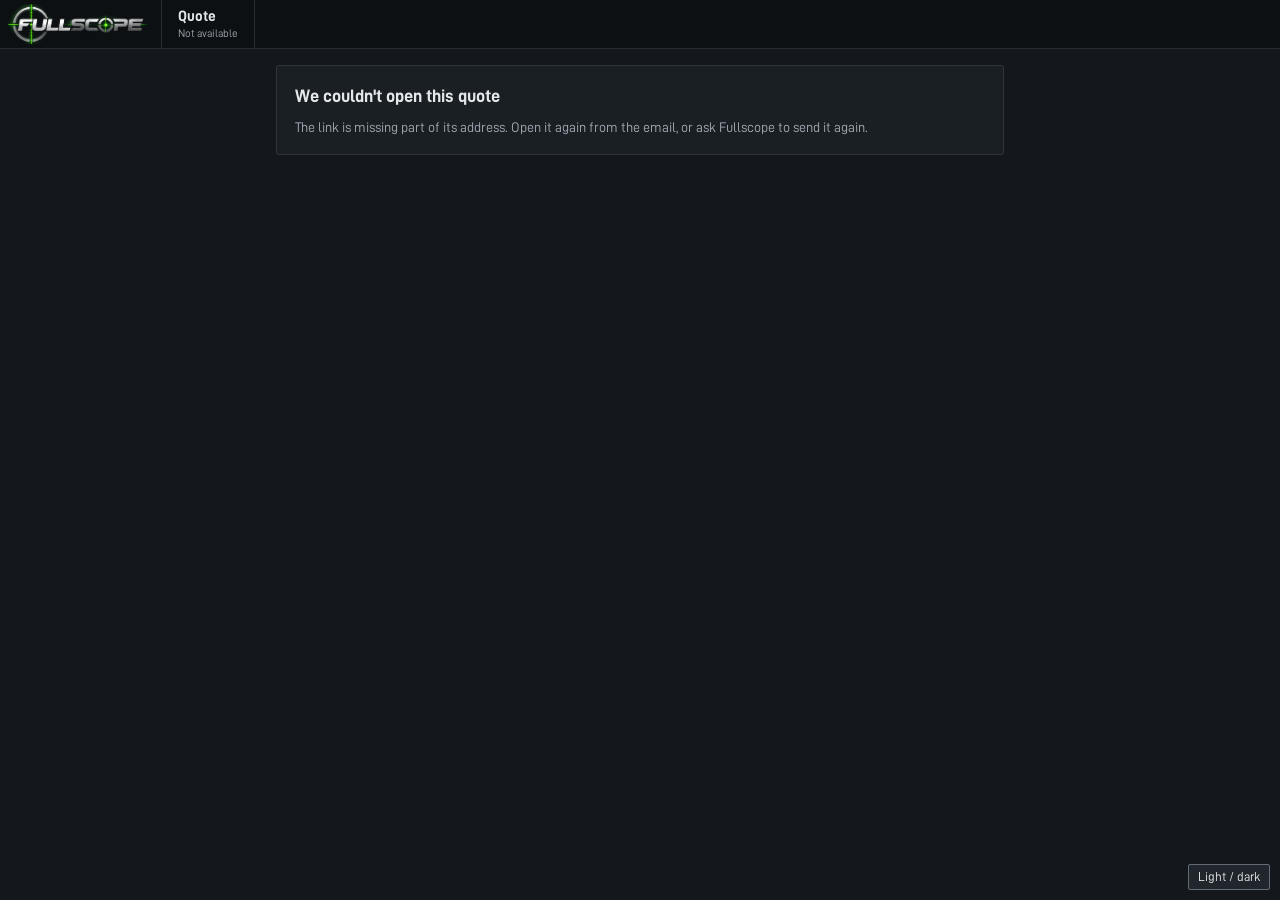
<file: hvac-cloud/web/quote.html>
<!doctype html>
<html lang="en" data-theme="dark">
<head>
<meta charset="utf-8">
<meta name="viewport" content="width=device-width, initial-scale=1">
<meta name="robots" content="noindex">
<meta name="referrer" content="no-referrer">
<title>Fullscope quote</title>
<link rel="icon" href="icons/icon-192.png">
<meta name="theme-color" content="#0d1013">
<link rel="stylesheet" href="fullscope.css">
<script>
  try { var t = localStorage.getItem("fs_theme"); if (t) document.documentElement.dataset.theme = t; } catch (e) {}
</script>
<style>
/* A quote the customer opens from the link in Fullscope's email (quotes.py): read it, then accept or decline. */
.q-page{max-width:760px;margin:0 auto;padding:16px 16px 64px;display:grid;gap:12px}
.q-sheet{background:#fff;color:#111;border:1px solid var(--line-strong);border-radius:3px;padding:22px 24px;display:grid;gap:16px;font-size:14px;line-height:20px}
.q-sheet .ih{display:flex;justify-content:space-between;gap:16px;align-items:flex-start;flex-wrap:wrap}
.q-sheet .ih>div{display:flex;flex-direction:column;gap:2px}
.q-sheet .ih .r{text-align:right}
.q-sheet i{font:700 15px/18px var(--font-sans);font-style:normal;letter-spacing:.2em}
.q-sheet .ih b{font-size:18px;line-height:22px}
.q-sheet .ib{display:flex;flex-direction:column;gap:1px}
.q-sheet .small{font-size:12px;color:#555}
.q-sheet table{width:100%;border-collapse:collapse}
.q-sheet th{font-size:12px;font-weight:500;color:#555;text-align:left;border-bottom:1px solid #999;padding:4px 6px}
.q-sheet td{border-bottom:1px solid #ddd;padding:6px;vertical-align:top}
.q-sheet .num{text-align:right;font-variant-numeric:tabular-nums;white-space:nowrap}
.q-sheet tfoot td{border-bottom:0;font-weight:700;padding-top:8px}
.q-sheet .note{margin:0;white-space:pre-wrap}
.q-answer{padding:18px;display:grid;gap:10px}
.q-answer h2{margin:0;padding:0;font-size:18px;line-height:24px;font-weight:600}
.q-answer p{margin:0;color:var(--ink-muted);font-size:14px}
.q-answer a{color:var(--ink);text-underline-offset:2px}
.q-answer label{display:flex;flex-direction:column;gap:4px;font-size:13px;color:var(--ink-muted)}
.q-answer input,.q-answer textarea{width:100%;padding:8px 10px;border:1px solid var(--line-strong);border-radius:2px;background:var(--surface-2);font:inherit;font-size:15px;color:var(--ink)}
.q-answer textarea{min-height:70px;resize:vertical}
.q-answer .row{display:flex;gap:8px;flex-wrap:wrap;align-items:center}
.q-answer .err{color:var(--fault);font-size:13px;min-height:18px}
.q-answer .done{display:flex;gap:10px;align-items:center}
.q-link{background:none;border:0;padding:0;color:var(--ink-muted);text-decoration:underline;text-underline-offset:2px;cursor:pointer;font:inherit;font-size:14px}
@media (max-width:560px){.q-sheet{padding:16px}.q-sheet .ih .r{text-align:left}.q-sheet th.unit,.q-sheet td.unit{display:none}}
@media print{html,body{background:#fff}.top,.q-answer,.theme-t{display:none}.q-page{padding:0}.q-sheet{border:0}}
</style>
</head>
<body class="fs">
<header class="top"><div class="top-row"><span class="brand logo"><img src="fullscope-wordmark.webp" alt="Fullscope"></span>
  <div class="ident"><b>Quote</b><span id="sub">Loading…</span></div></div></header>
<main class="q-page" id="root"><div class="h-card q-answer"><p>Loading your quote…</p></div></main>
<button class="btn theme-t fs" type="button" id="theme">Light / dark</button>
<script>
(function () {
"use strict";
var root = document.getElementById("root");
var token = (location.hash.match(/^#\/quote\/([A-Za-z0-9_-]+)$/) || [])[1] || "";
var Q = null, declining = false, busy = false;

document.getElementById("theme").addEventListener("click", function () {
  var r = document.documentElement;
  r.dataset.theme = r.dataset.theme === "light" ? "dark" : "light";
  try { localStorage.setItem("fs_theme", r.dataset.theme); } catch (e) {}
});

function esc(s) { return String(s === null || s === undefined ? "" : s).replace(/[&<>"']/g, function (c) { return { "&": "&amp;", "<": "&lt;", ">": "&gt;", '"': "&quot;", "'": "&#39;" }[c]; }); }
function money(c) { var a = Math.abs(c); return (c < 0 ? "-" : "") + "$" + Math.floor(a / 100).toLocaleString("en-US") + "." + ("0" + (a % 100)).slice(-2); }
function day(iso) {
  if (!iso) return "";
  var p = iso.slice(0, 10).split("-");
  return new Date(+p[0], +p[1] - 1, +p[2]).toLocaleDateString([], { month: "long", day: "numeric", year: "numeric" });
}
function post(path, body) {
  return fetch(path, { method: "POST", headers: { "Content-Type": "application/json" }, body: JSON.stringify(body) }).then(function (r) {
    return r.json().catch(function () { return {}; }).then(function (b) {
      if (!r.ok) throw new Error(typeof b.detail === "string" ? b.detail : "Something went wrong (" + r.status + "). Try again in a minute.");
      return b;
    });
  });
}

function sheet(q) {
  var t = q.to;
  var lines = q.lines.map(function (x) {
    return "<tr><td>" + esc(x.description) + '</td><td class="num">' + x.qty + '</td><td class="num unit">' + money(x.unit_cents) + '</td><td class="num">' + money(x.amount_cents) + "</td></tr>";
  }).join("");
  return '<div class="q-sheet"><div class="ih"><div><i>FULLSCOPE</i>' + (q.from_email ? '<span class="small">' + esc(q.from_email) + "</span>" : "") + "</div>" +
    '<div class="r"><b>Quote ' + esc(q.number) + "</b>" + (q.issued ? '<span class="small">Date ' + esc(day(q.issued)) + "</span>" : "") +
    (q.valid_until ? '<span class="small">Valid until ' + esc(day(q.valid_until)) + "</span>" : "") + "</div></div>" +
    '<div class="ib"><span class="small">For</span><b>' + esc(t.company) + "</b>" + [t.contact, t.address].filter(Boolean).map(function (v) { return "<span>" + esc(v) + "</span>"; }).join("") + "</div>" +
    '<table><thead><tr><th>Description</th><th class="num">Qty</th><th class="num unit">Unit</th><th class="num">Amount</th></tr></thead><tbody>' + lines + "</tbody>" +
    '<tfoot><tr><td colspan="2">Total</td><td class="num unit"></td><td class="num">' + money(q.total_cents) + "</td></tr></tfoot></table>" +
    (q.notes ? '<p class="note">' + esc(q.notes) + "</p>" : "") + "</div>";
}

function answerBox(q) {
  var ask = q.from_email ? ' Questions? Email <a href="mailto:' + esc(q.from_email) + '">' + esc(q.from_email) + "</a>." : "";
  if (q.status === "accepted") return '<div class="h-card q-answer"><div class="done"><span class="st ok">Accepted</span><h2>Thank you' + (q.answered_name ? ", " + esc(q.answered_name.split(" ")[0]) : "") + "</h2></div>" +
    "<p>You accepted this quote on " + esc(day(q.answered_at)) + ". Fullscope will be in touch about the next steps." + ask + "</p></div>";
  if (q.status === "declined") return '<div class="h-card q-answer"><div class="done"><span class="st caution">Declined</span><h2>Thanks for letting us know</h2></div>' +
    "<p>You declined this quote on " + esc(day(q.answered_at)) + ". If anything changes, just reply to the email it came in." + ask + "</p></div>";
  if (q.expired) return '<div class="h-card q-answer"><h2>This quote has expired</h2><p>It was valid until ' + esc(day(q.valid_until)) + ". Ask Fullscope for a new one." + ask + "</p></div>";
  if (declining) return '<form class="h-card q-answer" id="decline"><h2>Decline this quote</h2><p>A short reason helps us, but it\'s optional.</p>' +
    '<label for="reason">Reason<textarea id="reason" maxlength="1000"></textarea></label>' +
    '<div class="row"><button class="h-btn primary" type="submit"' + (busy ? " disabled" : "") + '>Decline the quote</button><button class="q-link" type="button" id="back">Go back</button></div><div class="err" id="err" role="status"></div></form>';
  return '<form class="h-card q-answer" id="accept"><h2>Accept this quote</h2><p>Type your name and press Accept. Fullscope gets a note right away.' + ask + "</p>" +
    '<label for="name">Your name<input id="name" maxlength="120" autocomplete="name" required></label>' +
    '<div class="row"><button class="h-btn primary" type="submit"' + (busy ? " disabled" : "") + ">Accept " + esc(money(q.total_cents)) + '</button><button class="q-link" type="button" id="no">Decline instead</button></div>' +
    '<div class="err" id="err" role="status"></div></form>';
}

function render() {
  document.getElementById("sub").textContent = Q.number + " · " + Q.to.company;
  document.title = "Fullscope quote " + Q.number;
  root.innerHTML = sheet(Q) + answerBox(Q);
  var acc = document.getElementById("accept");
  if (acc) acc.addEventListener("submit", function (e) { e.preventDefault(); answer(true, { name: document.getElementById("name").value }); });
  var dec = document.getElementById("decline");
  if (dec) dec.addEventListener("submit", function (e) { e.preventDefault(); answer(false, { reason: document.getElementById("reason").value }); });
  var no = document.getElementById("no");
  if (no) no.addEventListener("click", function () { declining = true; render(); });
  var back = document.getElementById("back");
  if (back) back.addEventListener("click", function () { declining = false; render(); });
}

function answer(accept, extra) {
  if (accept && !extra.name.trim()) { document.getElementById("err").textContent = "Type your name to accept."; return; }
  busy = true;
  var btn = document.querySelector(".q-answer button[type=submit]"); if (btn) btn.disabled = true;
  var body = { token: token, accept: accept };
  Object.keys(extra).forEach(function (k) { body[k] = extra[k]; });
  post("/api/quote/answer", body).then(function (q) { busy = false; Q = q; render(); window.scrollTo(0, document.body.scrollHeight); })
    .catch(function (e) {
      busy = false;
      if (btn) btn.disabled = false;
      var err = document.getElementById("err"); if (err) err.textContent = e.message;
    });
}

function fail(msg) {
  document.getElementById("sub").textContent = "Not available";
  root.innerHTML = '<div class="h-card q-answer"><h2>We couldn\'t open this quote</h2><p>' + esc(msg) + "</p></div>";
}

if (!token) fail("The link is missing part of its address. Open it again from the email, or ask Fullscope to send it again.");
else post("/api/quote/view", { token: token }).then(function (q) { Q = q; render(); }).catch(function (e) { fail(e.message); });
})();
</script>
</body>
</html>
</file>
<file: hvac-cloud/web/fullscope.css>
/* Fullscope web app stylesheet.
   1. Tokens: copied from the :root blocks in design/fullscope-*-mockup.html (dark first, light override).
   2. Components: design/fullscope.css, unchanged.
   3. Web app additions (sign-in page etc.), not part of the design system. */

:root{--bg:#14181c;--surface:#1a1f24;--surface-2:#20262c;--surface-3:#29313a;--inset:#111417;--line:#2c343c;--line-strong:#626d78;--ink:#e4e8eb;--ink-muted:#9ea8b1;--ink-faint:#848f99;--focus:#7fb2e5;--ok:#5cb87a;--caution:#e2a33b;--fault:#f06a60;--advisory:#73aee2;--sensor:#b69ad8;--offline:#848f99;--ok-soft:#1b2a21;--caution-soft:#2c2416;--fault-soft:#331e1c;--advisory-soft:#18242f;--sensor-soft:#241f2e;--side-low:#8fb6d6;--side-high:#d6a583;--series-supply:#62c3b5;--series-return:#d6bf6e;--series-outdoor:#ad9fd8;--series-ink:var(--ink);--bar-bg:#0d1013;--bar-bg-2:#1b2026;--bar-bg-3:#29313a;--bar-line:#262d34;--bar-line-strong:#626d78;--bar-ink:#e4e8eb;--bar-muted:#9ea8b1;--bar-faint:#848f99;--bar-ok:#5cb87a;--bar-caution:#e2a33b;--bar-advisory:#73aee2;--bar-sensor:#b69ad8;--bar-focus:#7fb2e5;--brand-black:#000000;--brand-chrome:#cecece;--brand-green:#7dff08;--font-sans:"D-DIN", Bahnschrift, "DIN Next", "DIN 2014", "Segoe UI", system-ui, sans-serif;--font-mono:"D-DIN", Bahnschrift, "DIN Next", "DIN 2014", "Segoe UI", system-ui, sans-serif;color-scheme:dark}
:root[data-theme=light]{--bg:#e9ecef;--surface:#ffffff;--surface-2:#f4f6f8;--surface-3:#e3e8ec;--inset:#fbfcfd;--line:#d6dce1;--line-strong:#838e98;--ink:#161d23;--ink-muted:#56626c;--ink-faint:#6a7680;--focus:#1f64b0;--ok:#237a44;--caution:#9a5c00;--fault:#bf2f26;--advisory:#1f64b0;--sensor:#6b44a3;--offline:#6a7680;--ok-soft:#e3f2e8;--caution-soft:#fbf0dc;--fault-soft:#fbe5e3;--advisory-soft:#e3eefa;--sensor-soft:#efe8f8;--side-low:#2d5f8a;--side-high:#8a4f28;--series-supply:#177a6d;--series-return:#86700f;--series-outdoor:#5d4d9a;--series-ink:var(--ink);--bar-bg:#0d1013;--bar-bg-2:#1b2026;--bar-bg-3:#29313a;--bar-line:#262d34;--bar-line-strong:#626d78;--bar-ink:#e4e8eb;--bar-muted:#9ea8b1;--bar-faint:#848f99;--bar-ok:#5cb87a;--bar-caution:#e2a33b;--bar-advisory:#73aee2;--bar-sensor:#b69ad8;--bar-focus:#7fb2e5;--brand-black:#000000;--brand-chrome:#cecece;--brand-green:#7dff08;color-scheme:light}
body{margin:0;background:var(--bg);font-family:var(--font-sans)}

/* Fullscope — instrument UI stylesheet. Every colour is a token (tokens.css). */
.fs, .fs *{box-sizing:border-box}
.fs [hidden]{display:none!important}
.fs{background:var(--bg);color:var(--ink);font:400 13px/18px var(--font-sans);font-feature-settings:"tnum" 1;-webkit-font-smoothing:antialiased;min-width:0}
.fs button,.fs input,.fs select{font:inherit;color:inherit}
.fs :focus-visible{outline:2px solid var(--focus);outline-offset:1px}
.fs .mono{font-family:var(--font-mono);font-size:11px;letter-spacing:.02em}
.fs .muted{color:var(--ink-muted)}.fs .faint{color:var(--ink-faint)}

/* ---------- numbers ---------- */
.n{font-variant-numeric:tabular-nums;font-weight:500;white-space:nowrap}
.n small{font-size:.78em;font-weight:400;color:var(--ink-muted);margin-left:2px}
.n.na{color:var(--ink-faint);font-weight:400}

/* ---------- state glyph + word ---------- */
.st{display:inline-flex;align-items:center;gap:5px;font-size:12px;font-weight:500;white-space:nowrap}
.st::before{content:"";width:7px;height:7px;flex:none;background:currentColor}
.st.ok{color:var(--ok)}.st.ok::before{border-radius:50%}
.st.caution{color:var(--caution)}.st.caution::before{clip-path:polygon(50% 0,100% 100%,0 100%);width:9px;height:8px}
.st.fault{color:var(--fault)}
.st.advisory{color:var(--advisory)}.st.advisory::before{transform:rotate(45deg);width:6px;height:6px}
.st.sensor{color:var(--sensor)}.st.sensor::before{clip-path:polygon(20% 0,50% 30%,80% 0,100% 20%,70% 50%,100% 80%,80% 100%,50% 70%,20% 100%,0 80%,30% 50%,0 20%)}
.st.offline{color:var(--offline)}.st.offline::before{border-radius:50%;background:none;box-shadow:inset 0 0 0 1.5px currentColor}

/* source tag: measured vs calculated */
.src{font:500 10px/14px var(--font-mono);letter-spacing:.04em;color:var(--ink-faint);border:1px solid var(--line);border-radius:2px;padding:0 3px;text-transform:uppercase}
.src.calc{border-style:dashed}

/* ---------- controls ---------- */
.btn{background:var(--surface-2);border:1px solid var(--line-strong);border-radius:2px;padding:3px 9px;font-size:12px;font-weight:500;cursor:pointer;line-height:18px}
.btn:hover{background:var(--surface-3)}
.seg{display:inline-flex;border:1px solid var(--line-strong);border-radius:2px;overflow:hidden}
.seg button{background:var(--surface-2);border:0;border-right:1px solid var(--line-strong);padding:3px 9px;font-size:12px;font-weight:500;cursor:pointer;color:var(--ink-muted);line-height:18px}
.seg button:last-child{border-right:0}
.seg button:hover{color:var(--ink)}
.seg button[aria-pressed="true"]{background:var(--surface-3);color:var(--ink);box-shadow:inset 0 -2px 0 var(--focus)}
.field{display:inline-flex;align-items:stretch;border:1px solid var(--line-strong);border-radius:2px;background:var(--surface-2)}
.field input,.field select{background:transparent;border:0;padding:4px 8px;font-size:13px;font-weight:500;min-width:0;font-variant-numeric:tabular-nums}
.field input{text-align:right;width:84px}
.field .u{padding:4px 8px;color:var(--ink-muted);border-left:1px solid var(--line);font-size:12px;display:flex;align-items:center}
select.sel,.field select{appearance:none;-webkit-appearance:none;padding-right:22px;background-image:linear-gradient(45deg,transparent 50%,var(--ink-muted) 50%),linear-gradient(135deg,var(--ink-muted) 50%,transparent 50%);background-position:calc(100% - 11px) 55%,calc(100% - 7px) 55%;background-size:4px 4px;background-repeat:no-repeat}
select.sel{background-color:var(--surface-2);border:1px solid var(--line-strong);border-radius:2px;padding:4px 22px 4px 8px;font-size:13px}

/* ---------- top bar ---------- */
.top,.h-top{--bg:var(--bar-bg);--surface:var(--bar-bg);--surface-2:var(--bar-bg-2);--surface-3:var(--bar-bg-3);--line:var(--bar-line);--line-strong:var(--bar-line-strong);--ink:var(--bar-ink);--ink-muted:var(--bar-muted);--ink-faint:var(--bar-faint);--ok:var(--bar-ok);--caution:var(--bar-caution);--advisory:var(--bar-advisory);--sensor:var(--bar-sensor);--offline:var(--bar-faint);--focus:var(--bar-focus);color:var(--ink);color-scheme:dark}
.top{background:var(--bar-bg);border-bottom:1px solid var(--line)}
.top-row{display:flex;align-items:stretch;min-height:48px}
.brand{display:flex;align-items:center;gap:8px;padding:0 16px;border-right:1px solid var(--line);font-weight:600;font-size:13px;letter-spacing:.01em}
.brand.logo{padding:0 12px 0 8px;border-right:1px solid var(--line)}
.brand.logo img{display:block;height:40px;width:auto}
.brand i{width:12px;height:12px;border:2px solid var(--ink);display:block;position:relative}
.brand i::after{content:"";position:absolute;inset:2px;background:var(--ink)}
.ident{display:flex;flex-direction:column;justify-content:center;padding:6px 16px;border-right:1px solid var(--line);min-width:0}
.ident b{font-size:15px;line-height:20px;font-weight:600;white-space:nowrap}
.ident span{font-size:11px;line-height:14px;color:var(--ink-muted);white-space:nowrap}
.top-fields{display:flex;flex:1;min-width:0;overflow-x:auto}
.tf{display:flex;flex-direction:column;justify-content:center;padding:5px 14px;border-right:1px solid var(--line);white-space:nowrap}
.tf>span:first-child{font-size:11px;line-height:14px;color:var(--ink-muted)}
.tf>b,.tf>div{font-size:13px;line-height:18px;font-weight:500}
.mode{display:inline-flex;align-items:center;gap:8px}
.mode .word{font-weight:600}
.calls{display:inline-flex;gap:2px}
.calls i{font:500 10px/14px var(--font-mono);font-style:normal;padding:0 4px;border:1px solid var(--line-strong);color:var(--ink-faint);border-radius:2px}
.calls i.on{color:var(--ink);border-color:var(--ink-muted);background:var(--surface-3)}
.tf.alerts{margin-left:auto;border-left:1px solid var(--line);border-right:0}
.alerts .row{display:flex;gap:10px}
.nav{display:flex;align-items:stretch;border-top:1px solid var(--line);padding:0 8px;gap:0;min-height:34px}
.nav a{display:flex;align-items:center;padding:0 12px;font-size:12.5px;font-weight:500;color:var(--ink-muted);text-decoration:none;cursor:pointer;border-bottom:2px solid transparent}
.nav a:hover{color:var(--ink)}
.nav a[aria-current="page"]{color:var(--ink);border-bottom-color:var(--focus)}
.nav .spacer{flex:1}
.nav .tools{display:flex;align-items:center;gap:8px}
.live{font:500 10px/14px var(--font-mono);letter-spacing:.06em;color:var(--ok);display:inline-flex;align-items:center;gap:5px}
.live::before{content:"";width:6px;height:6px;border-radius:50%;background:currentColor}

/* ---------- page ---------- */
.page{padding:12px 16px 20px;display:grid;gap:12px}
.panel{background:var(--surface);border:1px solid var(--line);border-radius:3px;min-width:0;overflow-x:auto}
.ph{display:flex;align-items:center;gap:10px;padding:7px 12px;border-bottom:1px solid var(--line);min-height:36px;flex-wrap:wrap}
.ph h2{margin:0;font-size:13px;line-height:18px;font-weight:600}
.ph .sub{font-size:11px;color:var(--ink-muted)}
.ph .right{margin-left:auto;display:flex;gap:8px;align-items:center;flex-wrap:wrap}
.sh3{font-size:12px;font-weight:600;color:var(--ink-muted);padding:10px 12px 4px;margin:0;display:flex;align-items:baseline;gap:8px}

/* ---------- summary strip ---------- */
.strip{display:grid;grid-template-columns:repeat(7,minmax(0,1fr));background:var(--surface);border:1px solid var(--line);border-radius:3px}
.cell{padding:8px 12px 9px;border-right:1px solid var(--line);position:relative;min-width:0}
.cell:last-child{border-right:0}
.cell .lbl{display:flex;align-items:center;justify-content:space-between;gap:6px;font-size:12px;font-weight:500;color:var(--ink-muted)}
.cell .val{margin:3px 0 4px;font-size:26px;line-height:30px;font-weight:500;font-variant-numeric:tabular-nums;white-space:nowrap}
.cell .val small{font-size:13px;font-weight:400;color:var(--ink-muted);margin-left:3px}
.cell .meta{display:flex;justify-content:space-between;align-items:center;gap:6px;font-size:11px;line-height:14px;color:var(--ink-muted);white-space:nowrap}
.cell[data-state]::before{content:"";position:absolute;left:-1px;right:-1px;top:-1px;height:2px}
.cell[data-state="caution"]{background:var(--caution-soft)}.cell[data-state="caution"]::before{background:var(--caution)}
.cell[data-state="advisory"]::before{background:var(--advisory)}
.cell[data-state="fault"]{background:var(--fault-soft)}.cell[data-state="fault"]::before{background:var(--fault)}

/* ---------- layout grids ---------- */
.grid-a{display:grid;grid-template-columns:minmax(0,1fr) 316px;gap:12px;align-items:stretch}
.grid-a>[data-chart]{display:flex;flex-direction:column}
.grid-a>[data-chart] .chart-wrap{flex:1}
.grid-b{display:grid;grid-template-columns:minmax(0,1.05fr) minmax(0,1.1fr) minmax(0,.85fr);gap:12px;align-items:start}

/* ---------- trend chart ---------- */
.chart-wrap{display:grid;grid-template-columns:minmax(0,1fr) 232px}
.plot{position:relative;background:var(--inset);border-right:1px solid var(--line);min-height:486px}
.plot svg{display:block;width:100%;height:100%;position:absolute;inset:0;overflow:visible}
.plot .tip{position:absolute;pointer-events:none;background:var(--surface-2);border:1px solid var(--line-strong);border-radius:2px;padding:6px 8px;font-size:11.5px;line-height:16px;min-width:180px;display:none;z-index:2}
.plot .tip .t{font-weight:600;font-size:12px;margin-bottom:3px;display:flex;justify-content:space-between;gap:10px}
.plot .tip .r{display:grid;grid-template-columns:10px 1fr auto;gap:6px;align-items:center}
.plot .tip .r .v{font-variant-numeric:tabular-nums;font-weight:500;text-align:right}
.plot .tip .g{color:var(--ink-faint);font-size:10.5px;margin-top:4px}
.axis text{fill:var(--ink-faint);font:400 10.5px var(--font-sans);font-variant-numeric:tabular-nums}
.axis .lane-t{fill:var(--ink-muted);font-weight:500;font-size:11px}
.gridl{stroke:var(--line);stroke-width:1}
.base{stroke:var(--line-strong);stroke-width:1}
.cross{stroke:var(--ink-muted);stroke-width:1;stroke-dasharray:3 3}
.limit{stroke:var(--caution);stroke-width:1;stroke-dasharray:5 4}
.limit-t{fill:var(--caution);font:500 10.5px var(--font-sans)}
.band{fill:var(--ink);opacity:.05}
.aband{opacity:.16;stroke:none!important}.aedge{stroke-width:1.5}.atag{font:600 10.5px var(--font-sans);stroke:none!important}
.al-fault{fill:var(--fault);stroke:var(--fault)}.al-caution{fill:var(--caution);stroke:var(--caution)}
.al-advisory{fill:var(--advisory);stroke:var(--advisory)}.al-sensor{fill:var(--sensor);stroke:var(--sensor)}
.dt .pickc{width:1%;padding-right:0;white-space:nowrap}
.pick{display:inline-flex;align-items:center;gap:4px;cursor:pointer}
.pick .pn{min-width:10px;font-size:11px;font-weight:600;color:var(--ink-muted)}
.dt tr.picked>td{background:var(--surface-2)}
.runbar{fill:var(--surface-3)}.runbar.on{fill:var(--ink-muted);opacity:.55}
.s{fill:none;stroke-width:1.5;stroke-linejoin:round}
.s.dash{stroke-dasharray:5 3}
.c-low{stroke:var(--side-low);color:var(--side-low)}.c-high{stroke:var(--side-high);color:var(--side-high)}
.c-sup{stroke:var(--series-supply);color:var(--series-supply)}.c-ret{stroke:var(--series-return);color:var(--series-return)}
.c-out{stroke:var(--series-outdoor);color:var(--series-outdoor)}.c-ink{stroke:var(--series-ink);color:var(--series-ink)}
.dot{stroke:var(--inset);stroke-width:1.5}
.dot.c-low{fill:var(--side-low)}.dot.c-high{fill:var(--side-high)}.dot.c-sup{fill:var(--series-supply)}.dot.c-ret{fill:var(--series-return)}.dot.c-out{fill:var(--series-outdoor)}.dot.c-ink{fill:var(--series-ink)}
.sw{display:inline-block;width:12px;height:0;border-top:2px solid currentColor;vertical-align:middle}
.sw.dash{border-top-style:dashed}
.legend{display:flex;flex-direction:column;min-width:0;max-height:100%;overflow:auto}
.legend .grp{font-size:11px;font-weight:600;color:var(--ink-muted);padding:8px 10px 3px}
.legend .grp:first-child{padding-top:6px}
.legend button{display:grid;grid-template-columns:14px 14px 1fr auto;gap:6px;align-items:center;width:100%;text-align:left;background:none;border:0;padding:3px 10px;cursor:pointer;font-size:12px;line-height:17px;color:var(--ink)}
.legend button:hover{background:var(--surface-2)}
.legend button .ck{width:11px;height:11px;border:1px solid var(--line-strong);border-radius:1px;position:relative}
.legend button[aria-pressed="true"] .ck{background:var(--ink-muted);border-color:var(--ink-muted)}
.legend button[aria-pressed="true"] .ck::after{content:"";position:absolute;left:3px;top:0;width:3px;height:7px;border:solid var(--surface);border-width:0 1.5px 1.5px 0;transform:rotate(45deg)}
.legend button[aria-pressed="false"]{color:var(--ink-faint)}
.legend button[aria-pressed="false"] .sw{opacity:.35}
.legend .lv{font-variant-numeric:tabular-nums;font-weight:500;white-space:nowrap}
.legend .lv small{color:var(--ink-muted);font-weight:400;font-size:10.5px;margin-left:2px}
.legend .foot{margin-top:auto;border-top:1px solid var(--line);padding:6px 10px;font-size:11px;color:var(--ink-faint)}

/* ---------- data tables ---------- */
.dt{width:100%;border-collapse:collapse}
.dt th,.dt td{padding:6px 12px;border-bottom:1px solid var(--line);text-align:left;vertical-align:middle}
.dt thead th{background:var(--surface-2);font-size:11.5px;font-weight:500;color:var(--ink-muted);padding-top:5px;padding-bottom:5px;white-space:nowrap}
.dt tbody th{font-weight:400;color:var(--ink);white-space:nowrap}
.dt td.num,.dt th.num{text-align:right}
.dt td.num .n{font-size:14px}
.dt tr:last-child>*{border-bottom:0}
.dt .tagc{width:1%;padding-right:0}
.dt .key th{font-weight:600}
.dt .key td.num .n{font-size:18px;line-height:22px}
.dt .key>*{background:var(--surface-2)}
.dt .tgt{display:block;font-size:11px;line-height:14px;color:var(--ink-muted);font-weight:400;margin-top:1px}
.col-low{box-shadow:inset 0 -2px 0 var(--side-low)}
.col-high{box-shadow:inset 0 -2px 0 var(--side-high)}
.kv{display:grid;grid-template-columns:repeat(3,minmax(0,1fr));border-top:1px solid var(--line)}
.kv>div{padding:6px 12px;border-right:1px solid var(--line);border-bottom:1px solid var(--line)}
.kv>div:nth-child(3n){border-right:0}
.kv span{display:block;font-size:11px;color:var(--ink-muted);line-height:14px}
.kv b{font-weight:500;font-size:13px;font-variant-numeric:tabular-nums}
.kv b small{font-weight:400;color:var(--ink-muted);font-size:11px;margin-left:2px}
.unavail td,.unavail th{color:var(--ink-faint)}
.unavail .n{color:var(--ink-faint);font-weight:400}

/* static pressure */
.tesp{display:grid;grid-template-columns:auto 1fr;gap:4px 16px;padding:10px 12px;border-top:1px solid var(--line);background:var(--caution-soft);align-items:center}
.tesp .big{font-size:22px;line-height:26px;font-weight:500;font-variant-numeric:tabular-nums}
.tesp .big small{font-size:12px;font-weight:400;color:var(--ink-muted);margin-left:3px}
.gauge{position:relative;height:22px;margin-top:16px}
.gauge .trk{position:absolute;left:0;right:0;top:8px;height:6px;background:var(--surface-3)}
.gauge .fill{position:absolute;left:0;top:8px;height:6px;background:var(--ink-muted)}
.gauge .over{position:absolute;top:8px;height:6px;background:var(--caution)}
.gauge .mk{position:absolute;top:3px;width:0;height:16px;border-left:1.5px solid var(--caution)}
.gauge .mk span{position:absolute;top:-15px;left:-2px;font-size:10.5px;color:var(--caution);white-space:nowrap;font-weight:500}
.gauge .ticks{position:absolute;left:0;right:0;top:16px;display:flex;justify-content:space-between;font-size:10px;color:var(--ink-faint)}

/* capacity */
.cfm{padding:10px 12px;border-bottom:1px solid var(--line);display:grid;gap:6px}
.cfm .row{display:flex;align-items:center;gap:8px;flex-wrap:wrap}
.cfm .lab{font-size:12px;font-weight:500;color:var(--ink-muted);min-width:98px}
.cfm .note{font-size:11px;color:var(--ink-muted);line-height:15px}
.cfm .note b{color:var(--caution);font-weight:500}
.cap-total{padding:10px 12px 8px;display:flex;align-items:baseline;gap:14px;flex-wrap:wrap}
.cap-total .big{font-size:26px;line-height:30px;font-weight:500;font-variant-numeric:tabular-nums}
.cap-total .big small{font-size:13px;font-weight:400;color:var(--ink-muted);margin-left:3px}
.cap-total .tons{font-size:15px;font-weight:500;font-variant-numeric:tabular-nums}
.cap-total .tons small{font-size:12px;color:var(--ink-muted);font-weight:400;margin-left:2px}
.cap-method{font-size:11px;color:var(--ink-muted);padding:0 12px 8px;line-height:15px}
.split{display:flex;height:6px;margin:0 12px 2px;background:var(--surface-3)}
.split i{display:block;height:100%}
.split .sen{background:var(--ink-muted)}.split .lat{background:var(--series-supply)}
.pct{padding:8px 12px 10px;border-top:1px solid var(--line)}
.pct .bar{position:relative;height:6px;background:var(--surface-3);margin:6px 0 3px}
.pct .bar i{position:absolute;left:0;top:0;bottom:0;background:var(--advisory)}
.pct .bar b{position:absolute;top:-3px;bottom:-3px;border-left:1.5px solid var(--ink)}
.pct .scale{display:flex;justify-content:space-between;font-size:10px;color:var(--ink-faint)}

/* rail */
.rail{display:grid;gap:12px;align-content:start}
.calls-t td:last-child{text-align:right}
.health .sec>*{background:var(--surface-2);font-size:11px;font-weight:600;color:var(--ink-muted);padding-top:4px;padding-bottom:4px}
.health td,.health th{padding:4px 10px;white-space:nowrap}
.health tbody th{width:100%;white-space:normal}
.health tbody tr.x{cursor:pointer}
.health tbody tr.x:hover>*{background:var(--surface-2)}
.health .det>td{background:var(--inset);font-size:11px;color:var(--ink-muted);padding:5px 12px 6px 24px;line-height:15px}

/* diagnostics */
.sevsum{display:flex;gap:14px;align-items:center}
.diag th,.diag td{vertical-align:top;padding-top:7px;padding-bottom:7px}
.diag tbody tr.row{cursor:pointer}
.diag tbody tr.row:hover>*{background:var(--surface-2)}
.diag tbody tr.row[aria-expanded="true"]>*{background:var(--surface-2);border-bottom-color:transparent}
.diag .cond{font-weight:500}
.diag .ev .n{font-size:13px}
.diag .ev .n+.n::before{content:"·";margin:0 6px;color:var(--ink-faint)}
.diag .cause{color:var(--ink-muted)}
.diag .chev{width:20px;color:var(--ink-faint);font-size:10px;padding-right:0}
.diag tr.row[aria-expanded="true"] .chev{color:var(--ink)}
.diag tr.normal .cond{font-weight:400;color:var(--ink-muted)}
.diag tr.detail>td{padding:0;background:var(--surface-2)}
.dd{display:grid;grid-template-columns:1.1fr 1.4fr 1fr 1.2fr;border-top:1px solid var(--line)}
.dd>section{padding:10px 12px 12px;border-right:1px solid var(--line);min-width:0}
.dd>section:last-child{border-right:0}
.dd h4{margin:0 0 6px;font-size:11px;font-weight:600;color:var(--ink-muted)}
.dd p{margin:0 0 6px;font-size:12px;line-height:17px}
.dd table{width:100%;border-collapse:collapse;font-size:12px}
.dd table th,.dd table td{padding:3px 0;border-bottom:1px solid var(--line);text-align:left;font-weight:400}
.dd table th{color:var(--ink-muted);font-size:11px;font-weight:500}
.dd table td.num,.dd table th.num{text-align:right}
.dd ol{margin:0;padding-left:16px;font-size:12px;line-height:18px}
.dd ol li span{color:var(--ink-muted)}
.dd .acts{display:flex;gap:6px;margin-top:10px}
.spark{display:block;width:100%;height:44px;background:var(--inset);margin-top:6px}
.spark .s{stroke-width:1.25}

/* equipment config */
.cfg{display:grid;grid-template-columns:repeat(2,minmax(0,1fr));gap:12px}
.cfg .dt td{padding-top:4px;padding-bottom:4px}
.cfg .dt td .field input{width:120px}
.cfg .used{font-size:11px;color:var(--ink-muted)}
.foot-legend{display:flex;gap:16px;flex-wrap:wrap;align-items:center;font-size:11px;color:var(--ink-muted);padding:2px 2px 0}

/* ---------- responsive: tablet ---------- */
@media (max-width:1280px){
  .strip{grid-template-columns:repeat(4,minmax(0,1fr))}
  .strip .cell:nth-child(4){border-right:0}
  .strip .cell:nth-child(-n+4){border-bottom:1px solid var(--line)}
  .grid-b{grid-template-columns:minmax(0,1fr) minmax(0,1fr)}
  .grid-b>.capacity{grid-column:1 / -1}
  .dd{grid-template-columns:1fr 1fr}
  .dd>section:nth-child(2){border-right:0}
  .dd>section:nth-child(-n+2){border-bottom:1px solid var(--line)}
}
@media (max-width:1080px){
  .grid-a{grid-template-columns:minmax(0,1fr)}
  .grid-b{grid-template-columns:minmax(0,1fr)}
  .grid-b>.capacity{grid-column:auto}
  .rail{grid-template-columns:1fr 1fr}
  .chart-wrap{grid-template-columns:minmax(0,1fr)}
  .plot{border-right:0;border-bottom:1px solid var(--line);min-height:400px}
  .legend{display:grid;grid-template-columns:repeat(3,minmax(0,1fr))}
  .legend .grp{grid-column:1 / -1}
  .legend .foot{grid-column:1 / -1}
  .top-row{flex-wrap:wrap}
  .nav{flex-wrap:wrap}
  .nav .spacer{display:none}
  .nav .tools{padding:4px 12px;margin-left:auto}
  .ident{border-right:0}
  .top-fields{flex-basis:100%;border-top:1px solid var(--line)}
  .diag .cause,.diag th.cause{display:none}
}
@media (max-width:760px){
  .grid-b,.rail,.cfg{grid-template-columns:minmax(0,1fr)}
  .strip{grid-template-columns:repeat(2,minmax(0,1fr))}
  .strip .cell{border-bottom:1px solid var(--line)}
  .strip .cell:nth-child(2n){border-right:0}
  .legend{grid-template-columns:1fr 1fr}
  .dd{grid-template-columns:1fr}
  .dd>section{border-right:0;border-bottom:1px solid var(--line)}
  .page{padding:10px}
  .nav{overflow-x:auto}
}

/* =====================================================================
   Homeowner view — same tokens, fewer numbers, plain language, larger type
   ===================================================================== */
.home{font-size:15px;line-height:22px;min-height:100%}
.h-top{display:flex;align-items:center;gap:16px;padding:10px 24px;background:var(--bar-bg);border-bottom:1px solid var(--bar-line);flex-wrap:wrap}
.h-top .brand{border:0;padding:0;font-size:14px}
.h-top .brand.logo{padding:0;border:0}
.h-top .brand.logo img{height:42px}
.h-top .tagline{color:var(--ink-muted);padding-right:16px;border-right:1px solid var(--line);line-height:16px}
.caps{text-transform:uppercase;letter-spacing:.18em;font-size:10.5px;font-weight:500}
.foot-brand{display:inline-flex;align-items:center;gap:8px;color:var(--ink-muted)}
.foot-brand b{font-weight:600;color:var(--ink);letter-spacing:.02em}
.h-top .who{display:flex;flex-direction:column;line-height:18px}
.h-top .who b{font-size:15px;font-weight:600}
.h-top .who span{font-size:12px;color:var(--ink-muted)}
.h-top .upd{margin-left:auto;font-size:12px;color:var(--ink-muted);display:flex;gap:14px;align-items:center}
.h-wrap{max-width:1120px;margin:0 auto;padding:20px 24px 28px;display:grid;gap:16px}
.h-card{background:var(--surface);border:1px solid var(--line);border-radius:3px;min-width:0}
.h-card>h2{margin:0;padding:14px 18px 0;font-size:16px;line-height:22px;font-weight:600}
.h-card>.h-sub{padding:2px 18px 0;font-size:13px;color:var(--ink-muted)}

/* hero */
.h-hero{display:grid;grid-template-columns:minmax(0,1.5fr) minmax(0,1fr);border-top:3px solid var(--caution)}
.h-hero .msg{padding:20px 22px 22px;border-right:1px solid var(--line)}
.h-hero .kicker{display:flex;gap:10px;align-items:center;font-size:13px;color:var(--ink-muted)}
.h-hero h1{margin:8px 0 6px;font-size:28px;line-height:34px;font-weight:600;letter-spacing:-.01em}
.h-hero p{margin:0 0 16px;max-width:560px;color:var(--ink)}
.h-hero .acts{display:flex;gap:8px;flex-wrap:wrap}
.h-btn{display:inline-flex;align-items:center;gap:6px;padding:8px 14px;border-radius:2px;border:1px solid var(--line-strong);background:var(--surface-2);font-size:14px;font-weight:500;cursor:pointer;color:var(--ink);text-decoration:none}
.h-btn:hover{background:var(--surface-3)}
.h-btn.primary{background:var(--ink);color:var(--surface);border-color:var(--ink)}
.h-btn.primary:hover{opacity:.9}
.h-now{display:grid;grid-template-columns:1fr 1fr;align-content:center}
.h-now>div{padding:14px 20px;border-bottom:1px solid var(--line)}
.h-now>div:nth-child(odd){border-right:1px solid var(--line)}
.h-now>div:nth-last-child(-n+2){border-bottom:0}
.h-now span{display:block;font-size:12px;color:var(--ink-muted);line-height:16px}
.h-now b{display:block;font-size:26px;line-height:32px;font-weight:500;font-variant-numeric:tabular-nums}
.h-now b small{font-size:14px;color:var(--ink-muted);font-weight:400;margin-left:2px}
.h-now em{font-style:normal;font-size:12px;color:var(--ink-muted)}

/* health */
.h-grid{display:grid;grid-template-columns:minmax(0,1fr) minmax(0,1fr);gap:16px;align-items:start}
.h-col{display:grid;gap:16px;min-width:0}
.h-health{list-style:none;margin:10px 0 0;padding:0}
.h-health li{display:grid;grid-template-columns:minmax(0,1fr) auto;gap:2px 12px;padding:12px 18px;border-top:1px solid var(--line)}
.h-health li b{font-weight:500}
.h-health li p{grid-column:1 / -1;margin:0;font-size:13px;line-height:19px;color:var(--ink-muted)}
.h-health .st{font-size:13px}
.h-meter{display:flex;gap:3px;margin:14px 18px 4px}
.h-meter i{flex:1;height:6px;background:var(--ok)}
.h-meter i.c{background:var(--caution)}
.h-meter i.o{background:var(--surface-3)}
.h-meter-l{display:flex;justify-content:space-between;margin:0 18px 2px;font-size:12px;color:var(--ink-muted)}

/* diagnostics */
.h-diag{margin:10px 0 0}
.h-diag details{border-top:1px solid var(--line)}
.h-diag summary{list-style:none;cursor:pointer;display:grid;grid-template-columns:106px minmax(0,1fr) auto;gap:4px 12px;padding:12px 18px;align-items:start}
.h-diag summary::-webkit-details-marker{display:none}
.h-diag summary:hover{background:var(--surface-2)}
.h-diag summary .t{font-weight:500}
.h-diag summary .t span{display:block;font-weight:400;font-size:13px;color:var(--ink-muted);line-height:19px}
.h-diag summary .chev{color:var(--ink-faint);font-size:11px;padding-top:2px;transition:transform .15s}
.h-diag details[open] summary .chev{transform:rotate(90deg)}
.h-diag details[open] summary{background:var(--surface-2)}
.h-diag .lvl{padding-top:1px}
.h-diag .body{padding:4px 18px 16px 18px;background:var(--surface-2);font-size:14px}
.h-diag .body h4{margin:10px 0 4px;font-size:12px;font-weight:600;color:var(--ink-muted)}
.h-diag .body p{margin:0}
.h-diag .body ol,.h-diag .body ul{margin:0;padding-left:20px}
.h-diag .body .note{font-size:12px;color:var(--ink-muted);margin-top:10px}
.h-diag .ok-row{display:flex;gap:10px;align-items:center;padding:12px 18px;border-top:1px solid var(--line);color:var(--ink-muted);font-size:14px}

/* 24 h chart */
.hc-plot{position:relative;height:210px;margin:8px 10px 0}
.hc-plot svg{position:absolute;inset:0;width:100%;height:100%;overflow:visible}
.h-run{fill:var(--series-supply);opacity:.8}
.s.h-line{stroke-width:2}
.hc-leg{display:flex;gap:16px;flex-wrap:wrap;padding:6px 18px 14px;font-size:12px;color:var(--ink-muted);align-items:center}
.hc-leg .runsw{display:inline-block;width:14px;height:8px;background:var(--series-supply);opacity:.8;vertical-align:middle}
.h-facts{display:grid;grid-template-columns:repeat(3,minmax(0,1fr));border-top:1px solid var(--line)}
.h-facts>div{padding:10px 18px;border-right:1px solid var(--line)}
.h-facts>div:last-child{border-right:0}
.h-facts span{display:block;font-size:12px;color:var(--ink-muted)}
.h-facts b{font-weight:500;font-variant-numeric:tabular-nums}

/* maintenance + contractor */
.h-maint{list-style:none;margin:10px 0 0;padding:0}
.h-tstat .tst-row{display:flex;flex-wrap:wrap;gap:12px 28px;padding:12px 18px 4px;align-items:flex-end}
.h-tstat .tst-room b,.h-tstat .tst-sp b{display:block;font-size:30px;line-height:36px;font-weight:600}
.h-tstat .tst-row span{font-size:13px;color:var(--ink-muted)}
.h-tstat .tst-room em{display:block;font-style:normal;font-size:13px;color:var(--ink-muted);max-width:240px}
.h-tstat .stepper{display:flex;align-items:center;gap:10px}
.h-tstat .stepper .h-btn{padding:4px 12px;font-size:18px;line-height:22px}
.h-tstat .tst-ctl{display:flex;flex-wrap:wrap;gap:10px 18px;align-items:center;padding:10px 18px 14px;font-size:13px;color:var(--ink-muted)}
.h-tstat details{border-top:1px solid var(--line)}
.h-tstat summary{padding:11px 18px;cursor:pointer;font-weight:500}
.h-tstat details .body{padding:0 18px 14px}
.h-tstat .acts{display:flex;gap:8px;margin-top:10px}
.tst-sched{border-collapse:collapse;width:100%;font-size:13px}
.tst-sched th{text-align:left;font-weight:500;color:var(--ink-muted);padding:4px 6px 4px 0}
.tst-sched td{padding:3px 6px 3px 0}
.tst-sched .inp{width:100%;min-width:0;box-sizing:border-box}
.tst-sched .inp.num{max-width:64px}
.h-maint li{display:grid;grid-template-columns:minmax(0,1fr) auto;gap:2px 12px;padding:11px 18px;border-top:1px solid var(--line);align-items:center}
.h-maint li span{font-size:13px;color:var(--ink-muted)}
.h-maint .bar{grid-column:1 / -1;height:5px;background:var(--surface-3);position:relative;margin-top:4px}
.h-maint .bar i{position:absolute;left:0;top:0;bottom:0}
.h-pro{display:flex;gap:14px;align-items:center;padding:14px 18px;border-top:1px solid var(--line);flex-wrap:wrap}
.h-pro .mono{width:40px;height:40px;display:flex;align-items:center;justify-content:center;background:var(--surface-3);font-weight:600;font-size:14px;font-family:var(--font-sans);letter-spacing:0}
.h-pro div b{display:block;font-weight:500}
.h-pro div span{font-size:13px;color:var(--ink-muted)}
.h-pro .h-btn{margin-left:auto}
.h-foot{display:flex;gap:16px;justify-content:space-between;flex-wrap:wrap;font-size:12px;color:var(--ink-muted);padding:0 2px}
.h-foot a{color:var(--ink-muted)}

@media (max-width:860px){
  .h-top .tagline{display:none}
  .h-hero{grid-template-columns:1fr}
  .h-hero .msg{border-right:0;border-bottom:1px solid var(--line)}
  .h-grid{grid-template-columns:minmax(0,1fr)}
  .h-col{gap:12px}
  .h-wrap{padding:12px 12px 20px;gap:12px}
  .h-top{padding:10px 12px}
  .h-top .upd{margin-left:0;flex-basis:100%}
  .h-hero h1{font-size:23px;line-height:29px}
  .h-now b{font-size:22px;line-height:28px}
  .h-facts{grid-template-columns:1fr 1fr 1fr}
  .h-facts>div{padding:10px 12px}
}

/* ---------- web app additions (not in the mockups) ---------- */
/* D-DIN, self-hosted (fonts/, SIL OFL 1.1, see fonts/OFL.txt). Regular and bold only, so 500 renders
   regular and 600 renders bold, as design-system-README asks: headings bold, values regular. */
@font-face{font-family:"D-DIN";font-style:normal;font-weight:400;font-display:swap;src:url("fonts/D-DIN.woff") format("woff")}
@font-face{font-family:"D-DIN";font-style:normal;font-weight:700;font-display:swap;src:url("fonts/D-DIN-Bold.woff") format("woff")}
.login{max-width:420px;margin:12vh auto 0;padding:0 16px}
.login .h-card{padding:18px}
.login h1{margin:0 0 6px;font-size:20px;font-weight:600}
.login p{margin:0 0 14px;color:var(--ink-muted);font-size:14px}
.login input{width:100%;padding:8px 10px;border:1px solid var(--line-strong);border-radius:2px;background:var(--surface-2);font:500 13px var(--font-mono);color:var(--ink)}
.login .err{color:var(--fault);font-size:13px;margin-top:8px;min-height:18px}
.login .row{display:flex;gap:8px;margin-top:12px}
.empty{padding:14px 18px;color:var(--ink-muted);font-size:14px}
.na-note{font-size:11px;color:var(--ink-faint);padding:6px 12px 10px}
.fs .view-links{display:flex;gap:10px;align-items:center}
.h-top .view-links a,.nav .view-links a{font-size:12px}
.stale-banner{background:var(--caution-soft);border-bottom:1px solid var(--line);color:var(--ink);font-size:13px;padding:6px 16px}
.theme-t{position:fixed;right:10px;bottom:10px;z-index:9}
.login-bar{display:flex;align-items:center;gap:16px}
.foot-brand{display:inline-flex;gap:8px;align-items:baseline;flex-wrap:wrap}
/* sensors & calibration */
.acts-cell{display:flex;gap:6px;align-items:center;flex-wrap:wrap}
.acts-cell .field input{width:64px}
.dt td .acts-cell{min-height:26px}
.btn[disabled],.seg button[disabled]{opacity:.45;cursor:not-allowed}
.btn[disabled]:hover{background:var(--surface-2)}
.setup-kv>div{display:flex;flex-direction:column;gap:4px}
.howto{margin:0;padding:8px 12px 10px 30px;font-size:12px;line-height:18px;color:var(--ink-muted);border-top:1px solid var(--line)}
.howto b{color:var(--ink);font-weight:600}
.ph .right .st+.faint{font-size:11px;margin-left:4px}
.field.wide input{width:220px;text-align:left}
.field.wide input[type="date"]{width:150px}
.h-maint li .h-btn{padding:5px 10px;font-size:13px}
.login .lbl{display:block;font-size:13px;color:var(--ink-muted);margin:10px 0 4px}
.login input[type="email"]{font-family:var(--font-sans)}
.login .alt{margin:14px 0 0;font-size:13px}
/* invites + fleet */
.invite-form{padding:10px 12px;border-top:1px solid var(--line);display:grid;gap:8px}
.invite-out{display:grid;gap:6px;font-size:12px;color:var(--ink-muted)}
.invite-out input{width:100%;min-width:0;flex:1;padding:4px 8px;background:var(--surface-2);border:1px solid var(--line-strong);border-radius:2px;color:var(--ink)}
.login .h-card.team{margin-top:16px;padding:0}
.login .team .dt tr{display:block;padding:8px 12px;border-bottom:1px solid var(--line)}
.login .team .dt th,.login .team .dt td{display:block;padding:2px 0;border:0}
.login .team .acts-cell{display:flex;flex-wrap:wrap;gap:6px}
.login .h-card.tfa{margin-top:16px}
.login .tfa-qr{background:#fff;padding:6px;width:220px;max-width:100%;border-radius:2px;margin:0 0 10px}
.login .tfa-qr svg{display:block;width:100%;height:auto}
.login .tfa-key{font-family:var(--font-mono);color:var(--ink);word-break:break-all}
.login .tfa-codes{margin:0;padding:10px 12px;background:var(--surface-2);border:1px solid var(--line);border-radius:2px;font:500 14px/1.7 var(--font-mono);color:var(--ink)}
.login .h-card.team .dt{margin-top:10px}
.dt.fleet .fleet-row{cursor:pointer}
.dt.fleet .fleet-row:hover>*{background:var(--surface-2)}
.dt.fleet td.cond{white-space:normal;min-width:220px}
/* service history */
.dt textarea{width:100%;max-width:560px;background:var(--surface-2);border:1px solid var(--line-strong);border-radius:2px;color:var(--ink);font:inherit;font-size:13px;padding:6px 8px;resize:vertical}
.h-visits{border-top:1px solid var(--line);padding:10px 18px 4px}
.h-visits h4{margin:0 0 6px;font-size:13px;font-weight:600;color:var(--ink-muted)}
.h-visits ul{list-style:none;margin:0;padding:0}
.h-visits li{padding:4px 0 8px;font-size:13px}
.h-visits li b{display:block;font-weight:500}
.h-visits li span{color:var(--ink-muted)}
.calls-t tr.sec td{text-align:left}
/* technician pages on narrow screens. The summary strip has six cells, set here and not inline so
   the breakpoints below (and the design system's at 1280/760 px) can reflow it. */
.strip.six{grid-template-columns:repeat(6,minmax(0,1fr))}
.login .h-card.team{overflow-x:auto}
@media (max-width:1280px){
  .strip.six{grid-template-columns:repeat(3,minmax(0,1fr))}
  .strip.six .cell{border-right:1px solid var(--line);border-bottom:1px solid var(--line)}
  .strip.six .cell:nth-child(3n){border-right:0}
  .strip.six .cell:nth-child(n+4){border-bottom:0}
}
@media (max-width:760px){
  .strip.six{grid-template-columns:repeat(2,minmax(0,1fr))}
  .strip.six .cell,.strip.six .cell:nth-child(3n){border-right:1px solid var(--line);border-bottom:1px solid var(--line)}
  .strip.six .cell:nth-child(2n){border-right:0}
  .strip.six .cell:nth-child(n+5){border-bottom:0}
  .cell .lbl{align-items:flex-start}
  .cell .meta{white-space:normal;flex-wrap:wrap;justify-content:flex-start;gap:2px 8px}
  .top-fields{flex-wrap:wrap;overflow-x:visible}
  .tf{border-bottom:1px solid var(--line)}
  .tf.alerts{margin-left:0;border-left:0}
  .nav .tools{flex-wrap:wrap;margin-left:0;padding:6px 4px;width:100%}
  .dt th,.dt td{padding-left:8px;padding-right:8px}
  .dt tbody th{white-space:normal}
  .h-top .upd{flex-wrap:wrap;gap:6px 14px}
}

/* Help page (#/help): contractors ask Fullscope */
.help-page{max-width:880px}
.help-form{display:grid;gap:6px;padding:12px}
.help-form label{font-size:12px;color:var(--ink-muted);margin-top:4px}
.help-form input,.help-form textarea{background:var(--surface-2);border:1px solid var(--line-strong);border-radius:2px;padding:6px 8px;font:inherit;font-size:13px;color:var(--ink);width:100%}
.help-form textarea{min-height:110px;resize:vertical}
.help-form .row{display:flex;gap:10px;align-items:center;margin-top:6px}
.help-form .msg{font-size:12px;color:var(--ink-muted)}
.btn.primary{background:var(--ink);color:var(--surface);border-color:var(--ink)}
.help-item{border-bottom:1px solid var(--line)}
.help-item:last-child{border-bottom:0}
.help-item summary{padding:8px 12px;cursor:pointer;display:flex;gap:8px;align-items:center;flex-wrap:wrap}
.help-msg{padding:4px 12px 10px 28px;white-space:pre-wrap;overflow-wrap:anywhere}
.help-msg.reply{border-left:2px solid var(--focus);margin:0 12px 10px 28px;padding:4px 10px}
</file>
